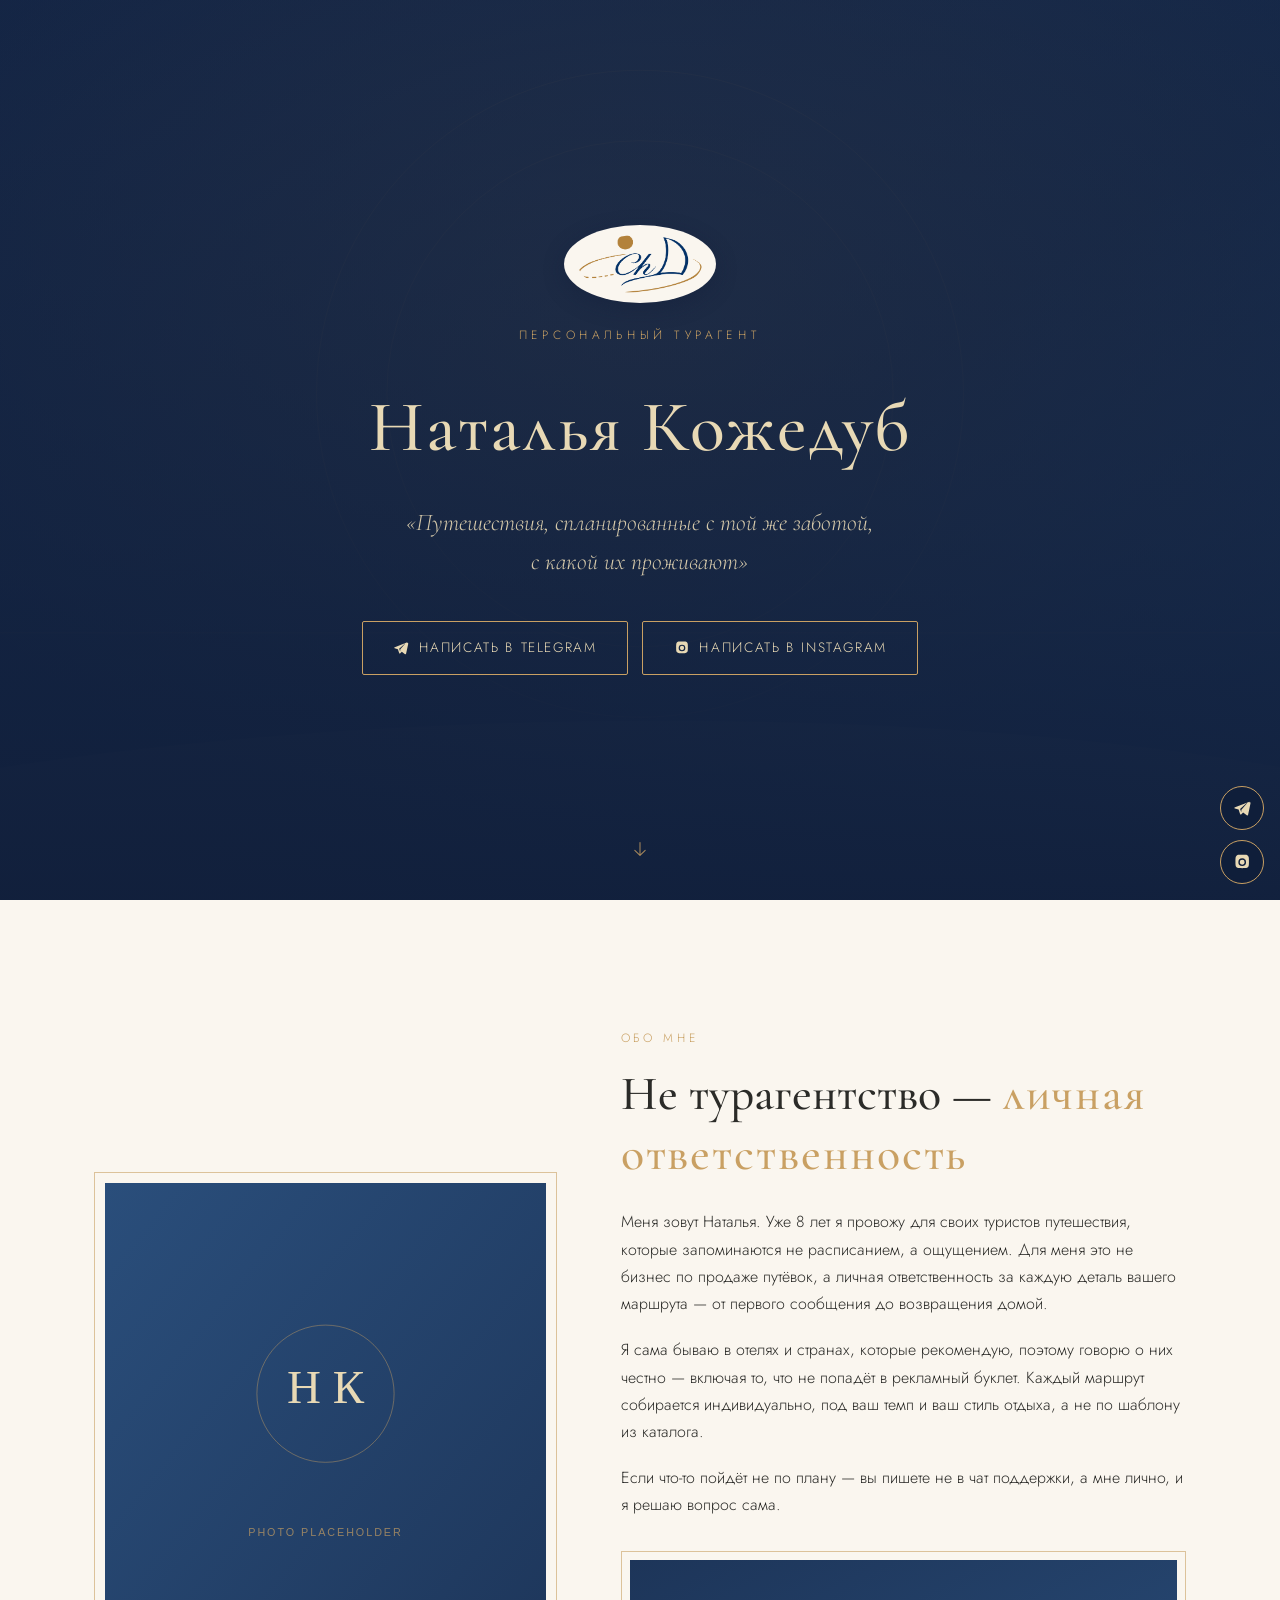
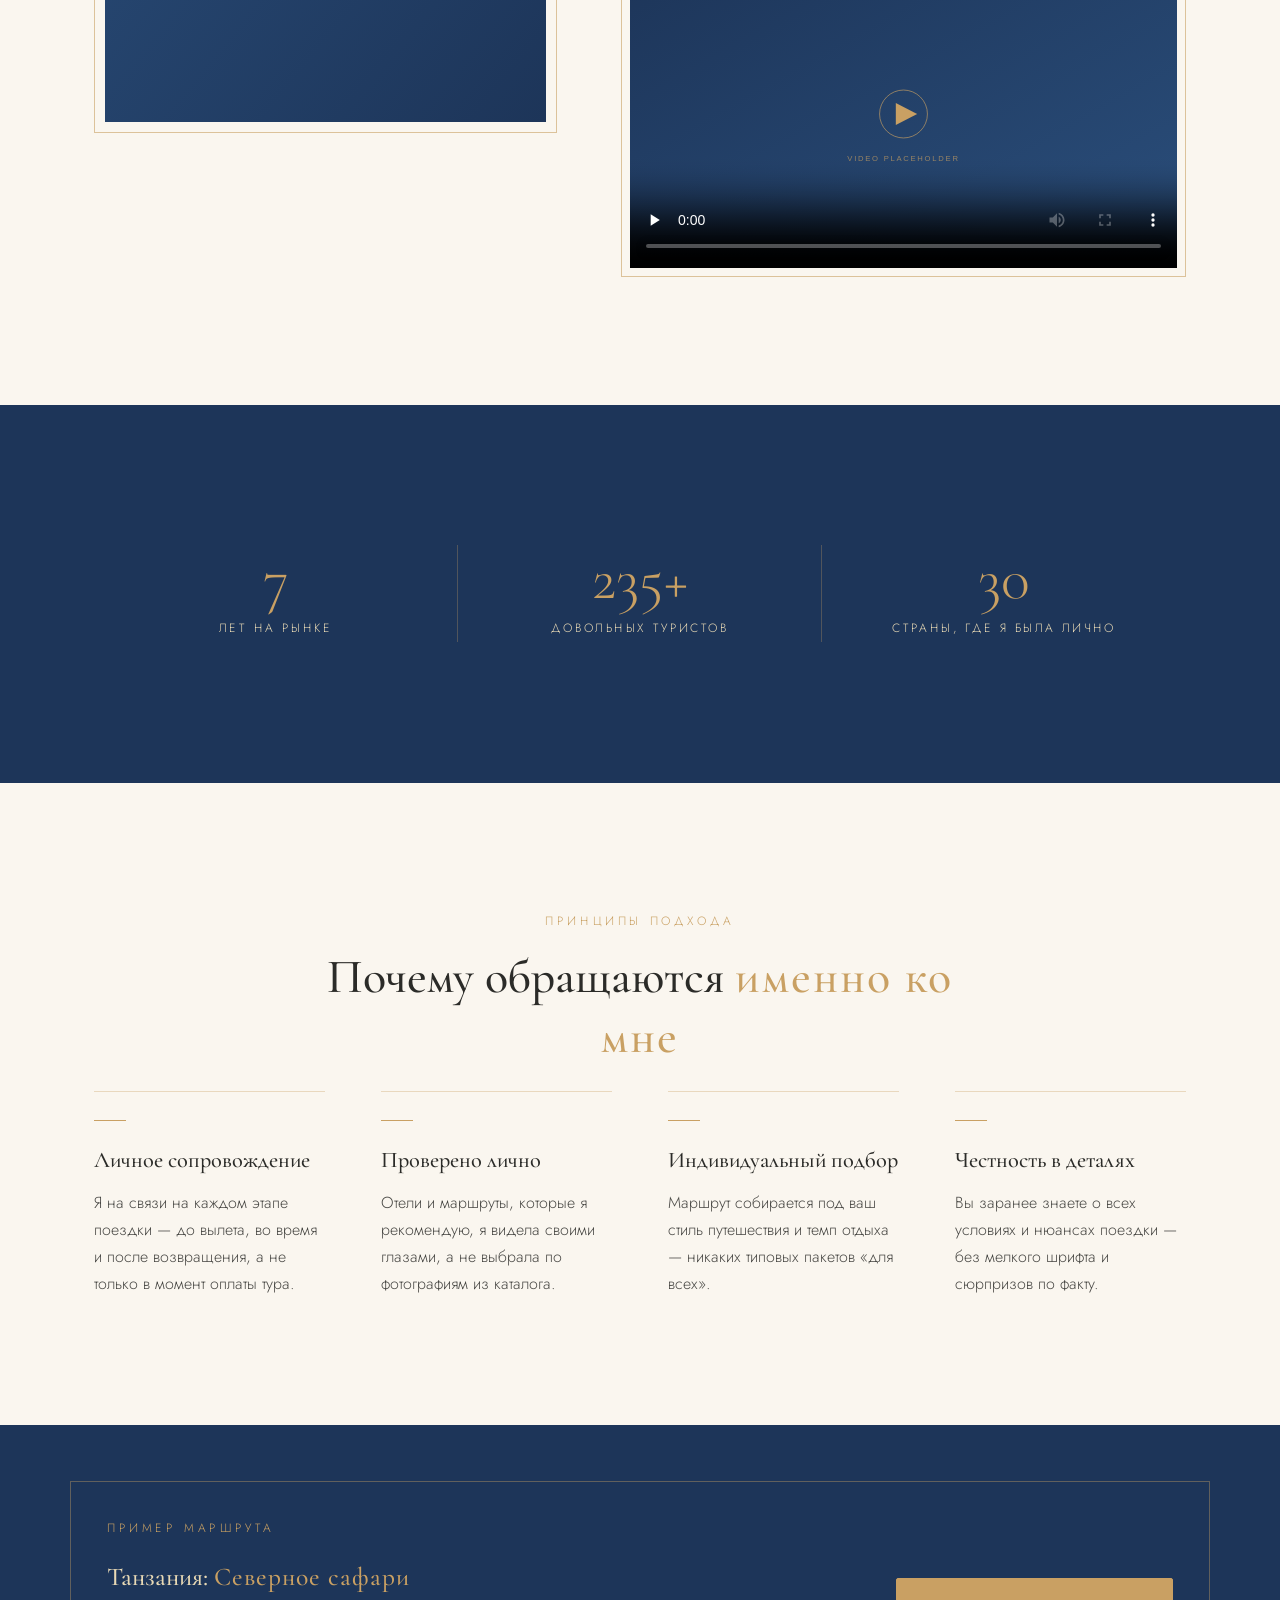
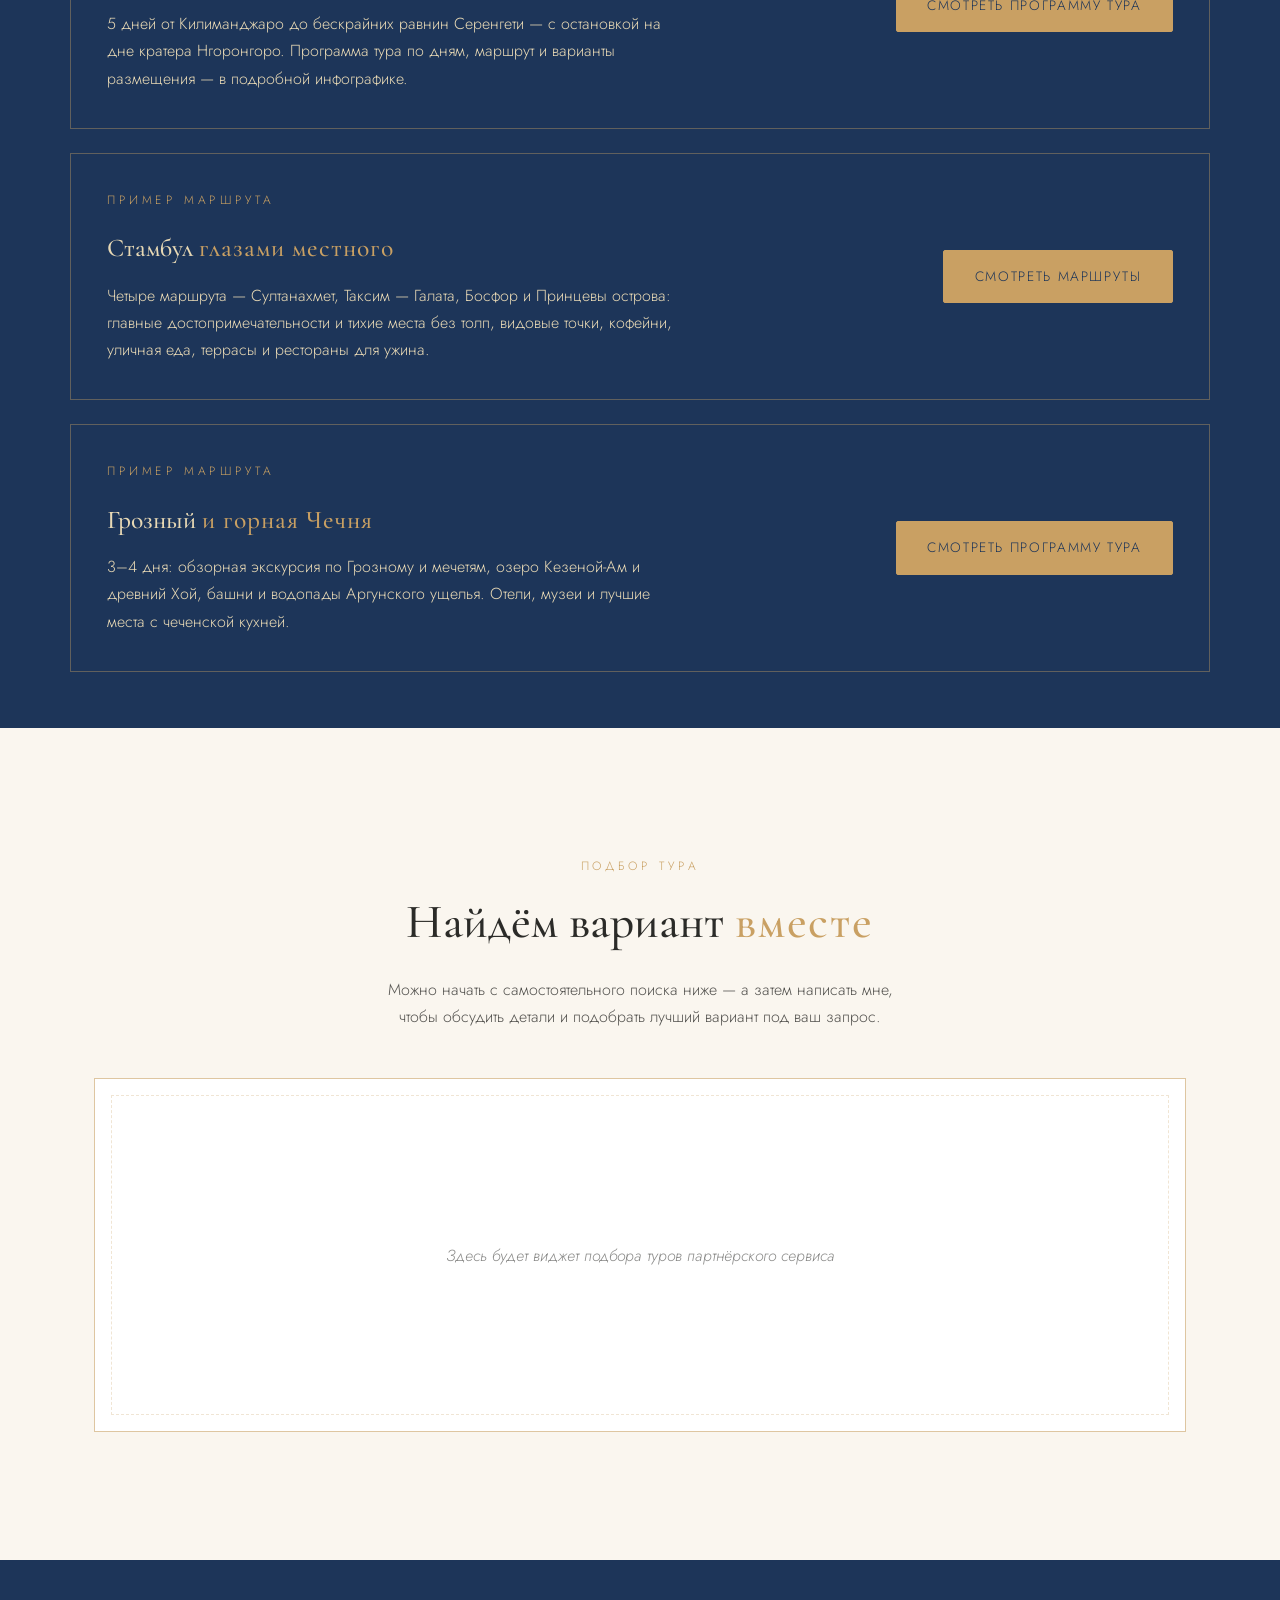
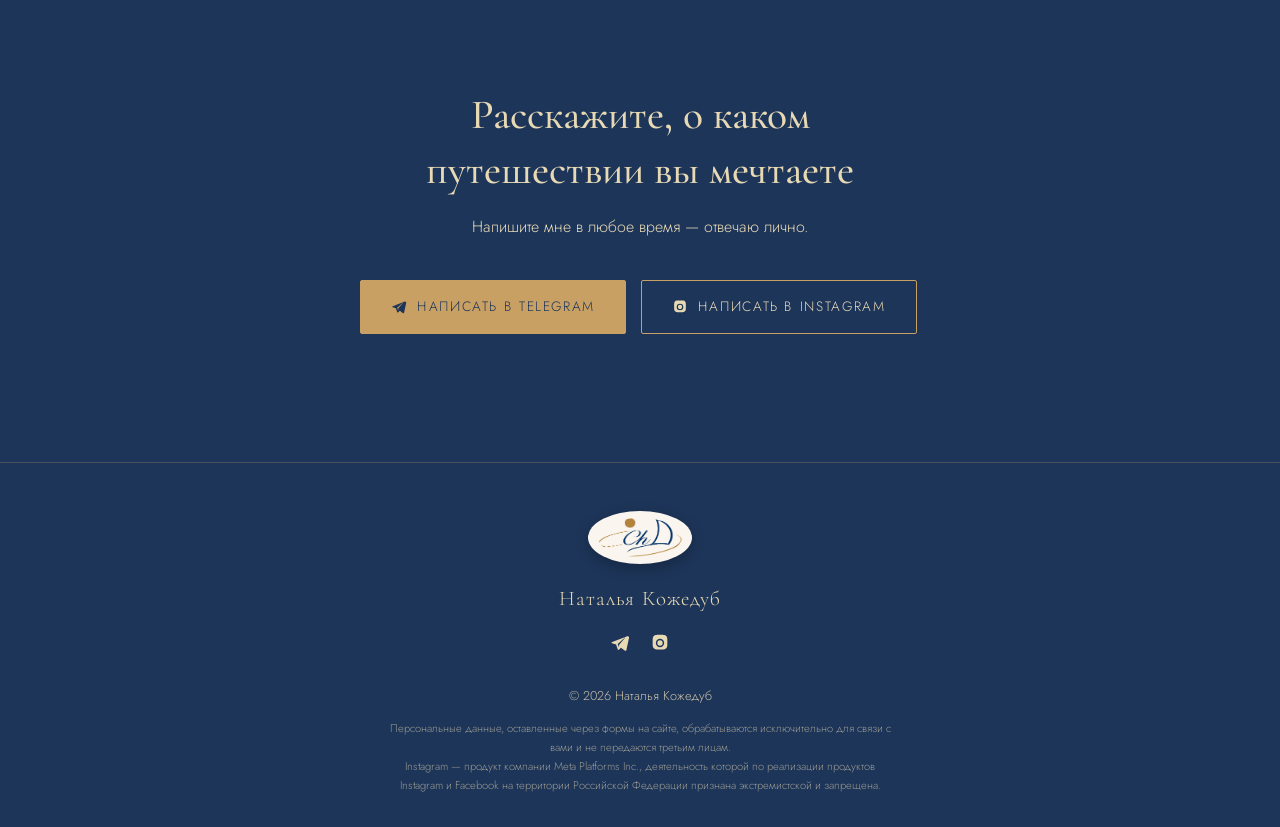
<file: index.html>
<!DOCTYPE html>
<html lang="ru">
<head>
<meta charset="UTF-8">
<meta name="viewport" content="width=device-width, initial-scale=1.0">
<title>Наталья Кожедуб — персональный турагент</title>
<meta name="description" content="Наталья Кожедуб, персональный турагент: путешествия, спланированные с личным вниманием к каждой детали. Напишите в Telegram или Instagram.">
<meta name="theme-color" content="#1D3559">
<link rel="icon" type="image/png" href="assets/favicon.png">

<meta property="og:title" content="Наталья Кожедуб — персональный турагент">
<meta property="og:description" content="Путешествия, спланированные с той же заботой, с какой их проживают.">
<meta property="og:type" content="website">

<link rel="preconnect" href="https://fonts.googleapis.com">
<link rel="preconnect" href="https://fonts.gstatic.com" crossorigin>
<link href="https://fonts.googleapis.com/css2?family=Cormorant+Garamond:wght@400;500;600&family=Jost:wght@300;400;500;600&display=swap" rel="stylesheet">

<link rel="stylesheet" href="styles.css">
</head>
<body>

<!-- Sprite: иконки Telegram / Instagram, используются через <use> -->
<svg width="0" height="0" style="position:absolute" aria-hidden="true">
  <defs>
    <symbol id="icon-telegram" viewBox="0 0 24 24">
      <path d="M21.5 3.5 2.7 10.8c-1.2.5-1.2 1.2-.2 1.5l4.8 1.5 1.9 5.7c.2.6.4.8.9.8.4 0 .6-.2.8-.4l2.3-2.2 4.8 3.5c.9.5 1.5.2 1.7-.8l3.1-14.5c.3-1.3-.5-1.9-1.3-1.4Zm-12.6 10 8.7-7.9c.4-.4.8-.2.5.2l-7.1 8.2-.3 3.3-1.2-3.8Z"/>
    </symbol>
    <symbol id="icon-instagram" viewBox="0 0 24 24">
      <path d="M12 2.2c2.7 0 3 0 4 .1 1.1 0 1.8.2 2.2.4a4.4 4.4 0 0 1 2.1 2.1c.2.4.4 1.1.4 2.2.1 1 .1 1.3.1 4s0 3-.1 4c0 1.1-.2 1.8-.4 2.2a4.4 4.4 0 0 1-2.1 2.1c-.4.2-1.1.4-2.2.4-1 .1-1.3.1-4 .1s-3 0-4-.1c-1.1 0-1.8-.2-2.2-.4a4.4 4.4 0 0 1-2.1-2.1c-.2-.4-.4-1.1-.4-2.2-.1-1-.1-1.3-.1-4s0-3 .1-4c0-1.1.2-1.8.4-2.2A4.4 4.4 0 0 1 5.8 2.7c.4-.2 1.1-.4 2.2-.4 1-.1 1.3-.1 4-.1ZM12 7a5 5 0 1 0 0 10 5 5 0 0 0 0-10Zm0 8.2A3.2 3.2 0 1 1 12 8.8a3.2 3.2 0 0 1 0 6.4Zm5.2-8.4a1.2 1.2 0 1 1-2.3 0 1.2 1.2 0 0 1 2.3 0Z"/>
    </symbol>
    <symbol id="icon-arrow-down" viewBox="0 0 24 24">
      <path d="M12 4v15M12 19l-6-6M12 19l6-6" fill="none" stroke="currentColor" stroke-width="1.2" stroke-linecap="round" stroke-linejoin="round"/>
    </symbol>
  </defs>
</svg>

<!-- Sticky-иконки соцсетей -->
<div class="sticky-social" aria-label="Быстрая связь">
  <a href="https://t.me/ta_nkru" target="_blank" rel="noopener" class="sticky-social__link" aria-label="Написать в Telegram">
    <svg class="sticky-social__icon" aria-hidden="true"><use href="#icon-telegram"/></svg>
  </a>
  <a href="https://instagram.com/chokdoktravel" target="_blank" rel="noopener" class="sticky-social__link" aria-label="Написать в Instagram">
    <svg class="sticky-social__icon" aria-hidden="true"><use href="#icon-instagram"/></svg>
  </a>
</div>

<!-- 1. Hero -->
<header class="hero" id="hero">
  <div class="hero__bg" style="background-image:url('assets/hero-bg.svg')"></div>
  <div class="hero__overlay"></div>
  <div class="hero__content reveal">
    <img class="brand-mark" src="assets/logo.png" alt="Chokdok — логотип Натальи Кожедуб" width="152" height="78">
    <p class="hero__eyebrow">Персональный турагент</p>
    <h1 class="hero__name">Наталья Кожедуб</h1>
    <p class="hero__slogan">«Путешествия, спланированные с той же заботой,<br class="hero__br"> с какой их проживают»</p>
    <div class="hero__actions">
      <a class="btn btn--outline" href="https://t.me/ta_nkru" target="_blank" rel="noopener">
        <svg class="btn__icon" aria-hidden="true"><use href="#icon-telegram"/></svg>
        Написать в Telegram
      </a>
      <a class="btn btn--outline" href="https://instagram.com/chokdoktravel" target="_blank" rel="noopener">
        <svg class="btn__icon" aria-hidden="true"><use href="#icon-instagram"/></svg>
        Написать в Instagram
      </a>
    </div>
  </div>
  <a href="#about" class="hero__scroll" aria-label="Прокрутить вниз">
    <svg class="hero__scroll-icon" aria-hidden="true"><use href="#icon-arrow-down"/></svg>
  </a>
</header>

<main>

  <!-- 2. Обо мне -->
  <section class="section section--cream" id="about">
    <div class="container about">
      <div class="about__media reveal">
        <div class="about__photo-frame">
          <img class="about__photo" src="assets/about-photo.svg" alt="Наталья Кожедуб, персональный турагент" loading="lazy" width="900" height="1100">
        </div>
      </div>
      <div class="about__text reveal">
        <p class="eyebrow">Обо мне</p>
        <h2 class="section__title">Не турагентство — <span class="accent">личная ответственность</span></h2>
        <p>Меня зовут Наталья. Уже 8 лет я провожу для своих туристов путешествия, которые запоминаются не расписанием, а ощущением. Для меня это не бизнес по продаже путёвок, а личная ответственность за каждую деталь вашего маршрута — от первого сообщения до возвращения домой.</p>
        <p>Я сама бываю в отелях и странах, которые рекомендую, поэтому говорю о них честно — включая то, что не попадёт в рекламный буклет. Каждый маршрут собирается индивидуально, под ваш темп и ваш стиль отдыха, а не по шаблону из каталога.</p>
        <p>Если что-то пойдёт не по плану — вы пишете не в чат поддержки, а мне лично, и я решаю вопрос сама.</p>

        <div class="about__video-frame">
          <video
            class="about__video"
            controls
            preload="none"
            poster="assets/about-video-poster.svg"
            aria-label="Короткое видео-приветствие от Натальи">
            <!-- TODO: заменить на реальное видео-приветствие -->
            <source src="assets/about-video.mp4" type="video/mp4">
          </video>
        </div>
      </div>
    </div>
  </section>

  <!-- 3. Цифры -->
  <section class="section section--navy stats" id="stats">
    <div class="container stats__grid">
      <div class="stat reveal">
        <span class="stat__number" data-count-to="8">0</span>
        <span class="stat__label">лет на рынке</span>
      </div>
      <div class="stat reveal">
        <span class="stat__number" data-count-to="255" data-suffix="+">0</span>
        <span class="stat__label">довольных туристов</span>
      </div>
      <div class="stat reveal">
        <span class="stat__number" data-count-to="32">0</span>
        <span class="stat__label">страны, где я была лично</span>
      </div>
    </div>
  </section>

  <!-- 4. Почему я -->
  <section class="section section--cream" id="why">
    <div class="container">
      <p class="eyebrow eyebrow--center">Принципы подхода</p>
      <h2 class="section__title section__title--center">Почему обращаются <span class="accent">именно ко мне</span></h2>

      <div class="principles">
        <div class="principle reveal">
          <span class="principle__mark" aria-hidden="true"></span>
          <h3 class="principle__title">Личное сопровождение</h3>
          <p>Я на связи на каждом этапе поездки — до вылета, во время и после возвращения, а не только в момент оплаты тура.</p>
        </div>
        <div class="principle reveal">
          <span class="principle__mark" aria-hidden="true"></span>
          <h3 class="principle__title">Проверено лично</h3>
          <p>Отели и маршруты, которые я рекомендую, я видела своими глазами, а не выбрала по фотографиям из каталога.</p>
        </div>
        <div class="principle reveal">
          <span class="principle__mark" aria-hidden="true"></span>
          <h3 class="principle__title">Индивидуальный подбор</h3>
          <p>Маршрут собирается под ваш стиль путешествия и темп отдыха — никаких типовых пакетов «для всех».</p>
        </div>
        <div class="principle reveal">
          <span class="principle__mark" aria-hidden="true"></span>
          <h3 class="principle__title">Честность в деталях</h3>
          <p>Вы заранее знаете о всех условиях и нюансах поездки — без мелкого шрифта и сюрпризов по факту.</p>
        </div>
      </div>
    </div>
  </section>

  <!-- 4.5. Пример маршрута -->
  <section class="section section--navy tour-teaser" id="tour-example">
    <div class="container tour-teaser__inner reveal">
      <div class="tour-teaser__text">
        <p class="eyebrow">Пример маршрута</p>
        <h2 class="tour-teaser__title">Танзания: <span class="accent">Северное сафари</span></h2>
        <p class="tour-teaser__lead">5 дней от Килиманджаро до бескрайних равнин Серенгети — с остановкой на дне кратера Нгоронгоро. Программа тура по дням, маршрут и варианты размещения — в подробной инфографике.</p>
      </div>
      <a class="btn btn--solid" href="tanzania-safari.html">
        Смотреть программу тура
      </a>
    </div>
    <div class="container tour-teaser__inner reveal" style="margin-top: 1.5rem;">
      <div class="tour-teaser__text">
        <p class="eyebrow">Пример маршрута</p>
        <h2 class="tour-teaser__title">Стамбул <span class="accent">глазами местного</span></h2>
        <p class="tour-teaser__lead">Четыре маршрута — Султанахмет, Таксим — Галата, Босфор и Принцевы острова: главные достопримечательности и тихие места без толп, видовые точки, кофейни, уличная еда, террасы и рестораны для ужина.</p>
      </div>
      <a class="btn btn--solid" href="istanbul.html">
        Смотреть маршруты
      </a>
    </div>
    <div class="container tour-teaser__inner reveal" style="margin-top: 1.5rem;">
      <div class="tour-teaser__text">
        <p class="eyebrow">Пример маршрута</p>
        <h2 class="tour-teaser__title">Грозный <span class="accent">и горная Чечня</span></h2>
        <p class="tour-teaser__lead">3–4 дня: обзорная экскурсия по Грозному и мечетям, озеро Кезеной-Ам и древний Хой, башни и водопады Аргунского ущелья. Отели, музеи и лучшие места с чеченской кухней.</p>
      </div>
      <a class="btn btn--solid" href="chechnya.html">
        Смотреть программу тура
      </a>
    </div>
  </section>

  <!-- 5. Виджеты подбора туров -->
  <section class="section section--cream" id="search">
    <div class="container">
      <p class="eyebrow eyebrow--center">Подбор тура</p>
      <h2 class="section__title section__title--center">Найдём вариант <span class="accent">вместе</span></h2>
      <p class="section__lead">Можно начать с самостоятельного поиска ниже — а затем написать мне, чтобы обсудить детали и подобрать лучший вариант под ваш запрос.</p>

      <div class="widget-frame reveal">
        <!-- TODO: вставить embed-код партнёрского виджета поиска туров (Level.Travel / Travelata / Онлайн-Тур и т.п.) -->
        <div class="widget-frame__placeholder">
          <p>Здесь будет виджет подбора туров партнёрского сервиса</p>
        </div>
      </div>
    </div>
  </section>

  <!-- 6. Финальный CTA -->
  <section class="section section--navy cta">
    <div class="container cta__inner reveal">
      <h2 class="cta__title">Расскажите, о каком путешествии вы мечтаете</h2>
      <p class="cta__lead">Напишите мне в любое время — отвечаю лично.</p>
      <div class="hero__actions">
        <a class="btn btn--solid" href="https://t.me/ta_nkru" target="_blank" rel="noopener">
          <svg class="btn__icon" aria-hidden="true"><use href="#icon-telegram"/></svg>
          Написать в Telegram
        </a>
        <a class="btn btn--outline btn--outline-light" href="https://instagram.com/chokdoktravel" target="_blank" rel="noopener">
          <svg class="btn__icon" aria-hidden="true"><use href="#icon-instagram"/></svg>
          Написать в Instagram
        </a>
      </div>
    </div>
  </section>

</main>

<footer class="footer">
  <div class="container footer__inner">
    <img class="brand-mark" src="assets/logo.png" alt="Chokdok — логотип Натальи Кожедуб" width="104" height="53">
    <p class="footer__brand">Наталья Кожедуб</p>
    <div class="footer__social">
      <a href="https://t.me/ta_nkru" target="_blank" rel="noopener" aria-label="Telegram">
        <svg class="footer__icon" aria-hidden="true"><use href="#icon-telegram"/></svg>
      </a>
      <a href="https://instagram.com/chokdoktravel" target="_blank" rel="noopener" aria-label="Instagram">
        <svg class="footer__icon" aria-hidden="true"><use href="#icon-instagram"/></svg>
      </a>
    </div>
    <p class="footer__copyright">© 2026 Наталья Кожедуб</p>
    <p class="footer__legal">Персональные данные, оставленные через формы на сайте, обрабатываются исключительно для связи с вами и не передаются третьим лицам.</p>
    <p class="footer__legal">Instagram — продукт компании Meta Platforms Inc., деятельность которой по реализации продуктов Instagram и Facebook на территории Российской Федерации признана экстремистской и запрещена.</p>
  </div>
</footer>

<script src="script.js"></script>
</body>
</html>
</file>
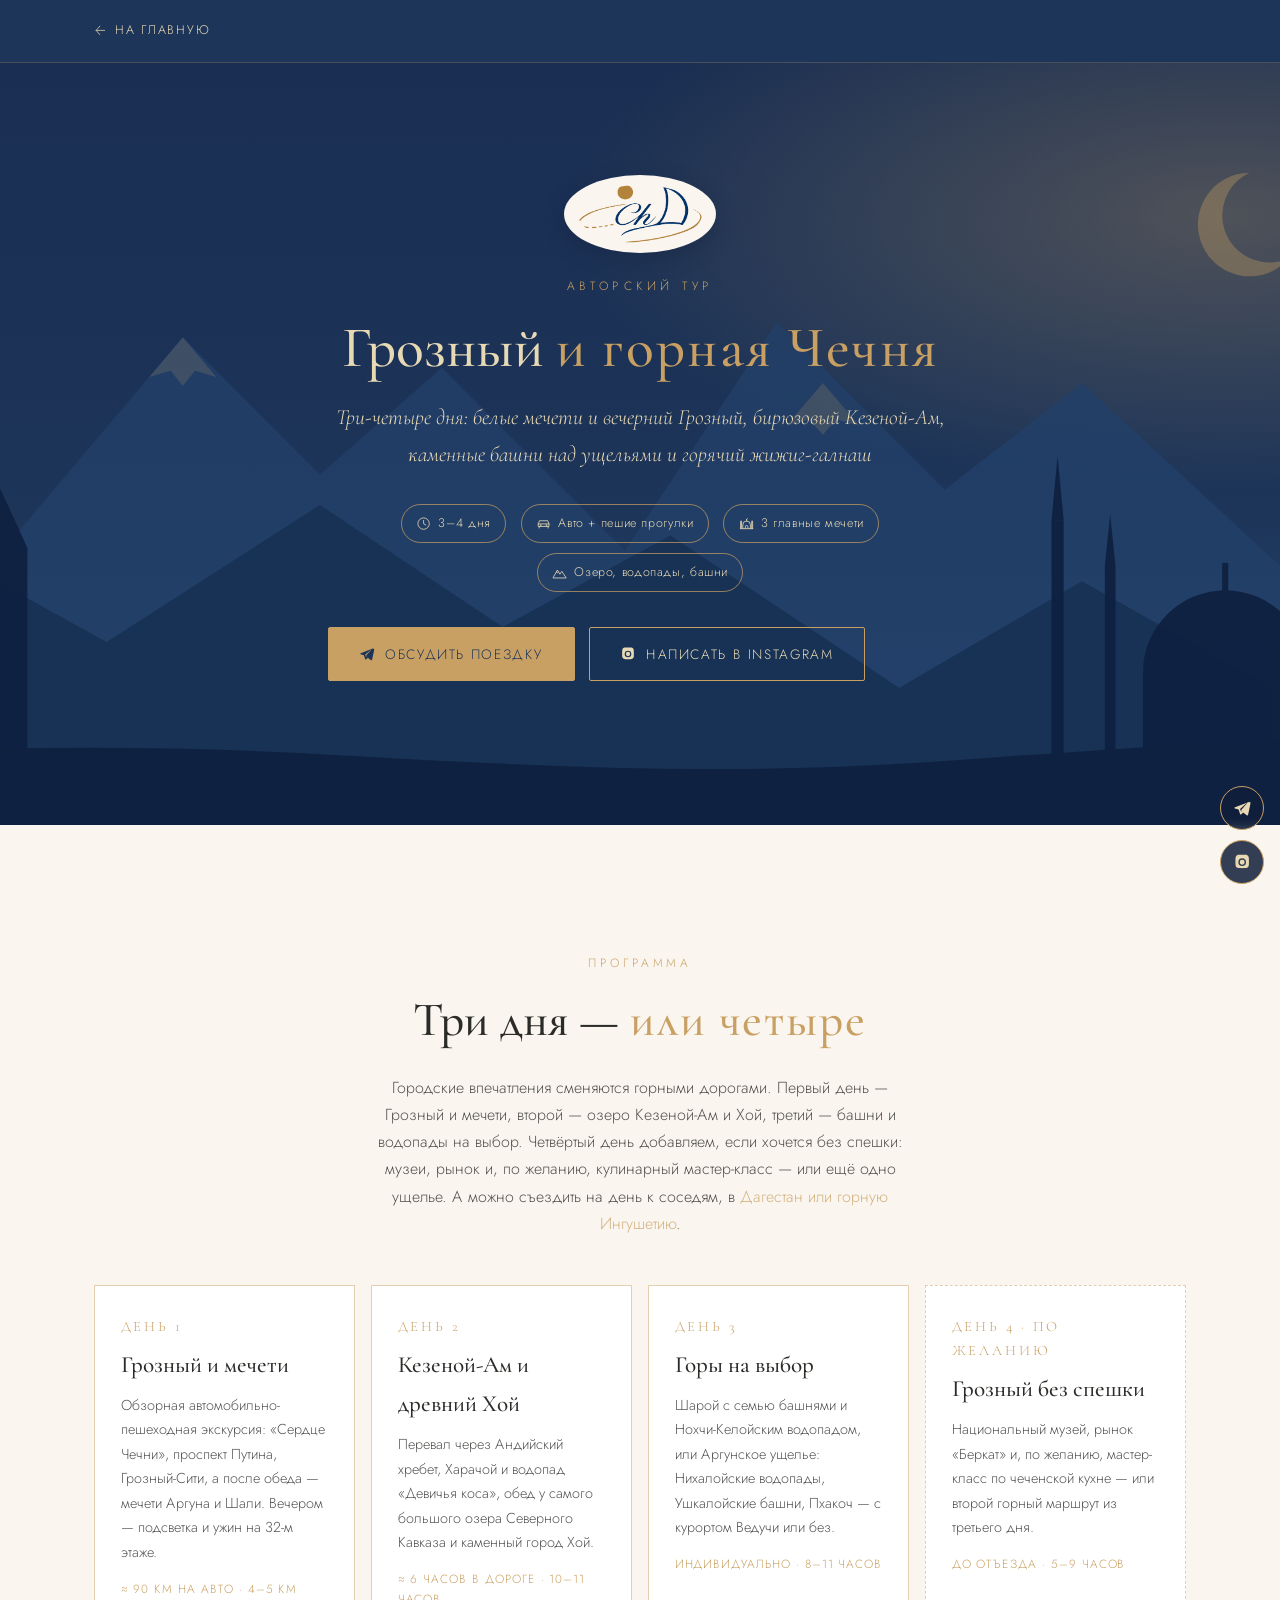
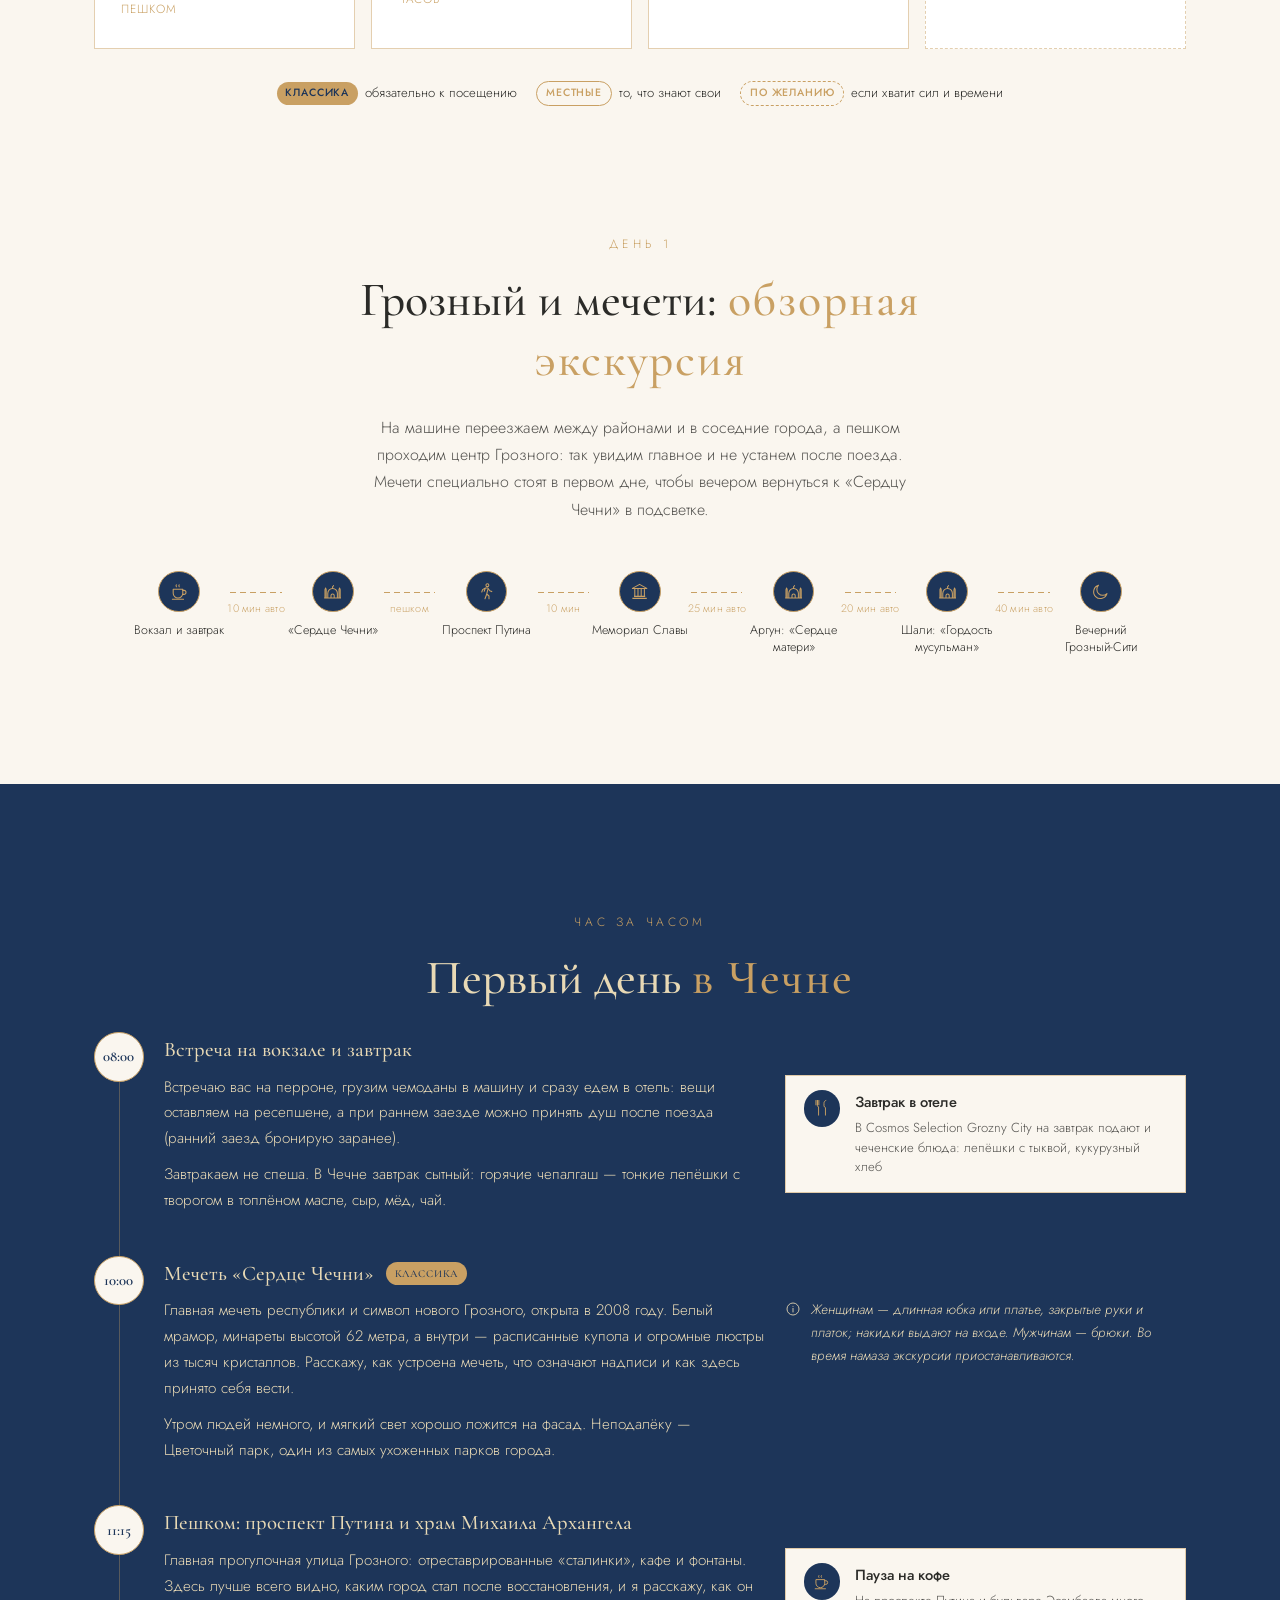
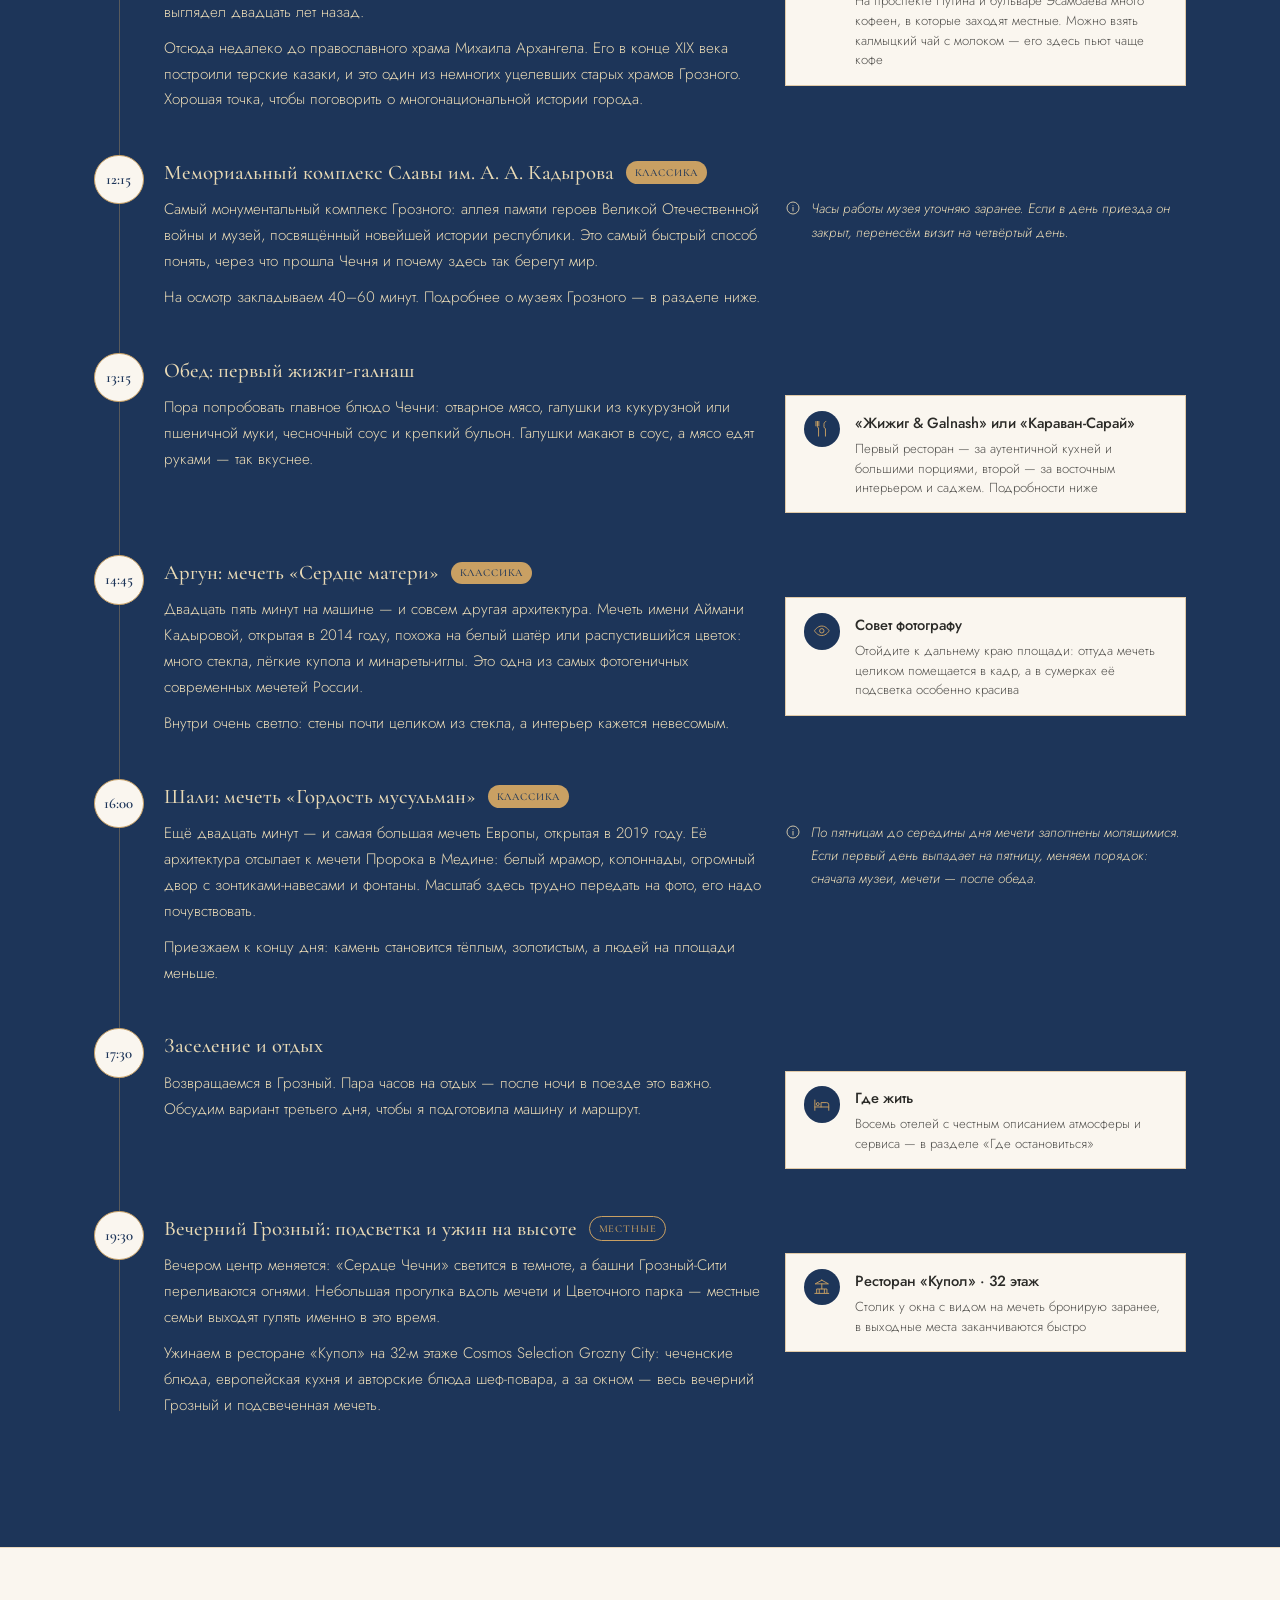
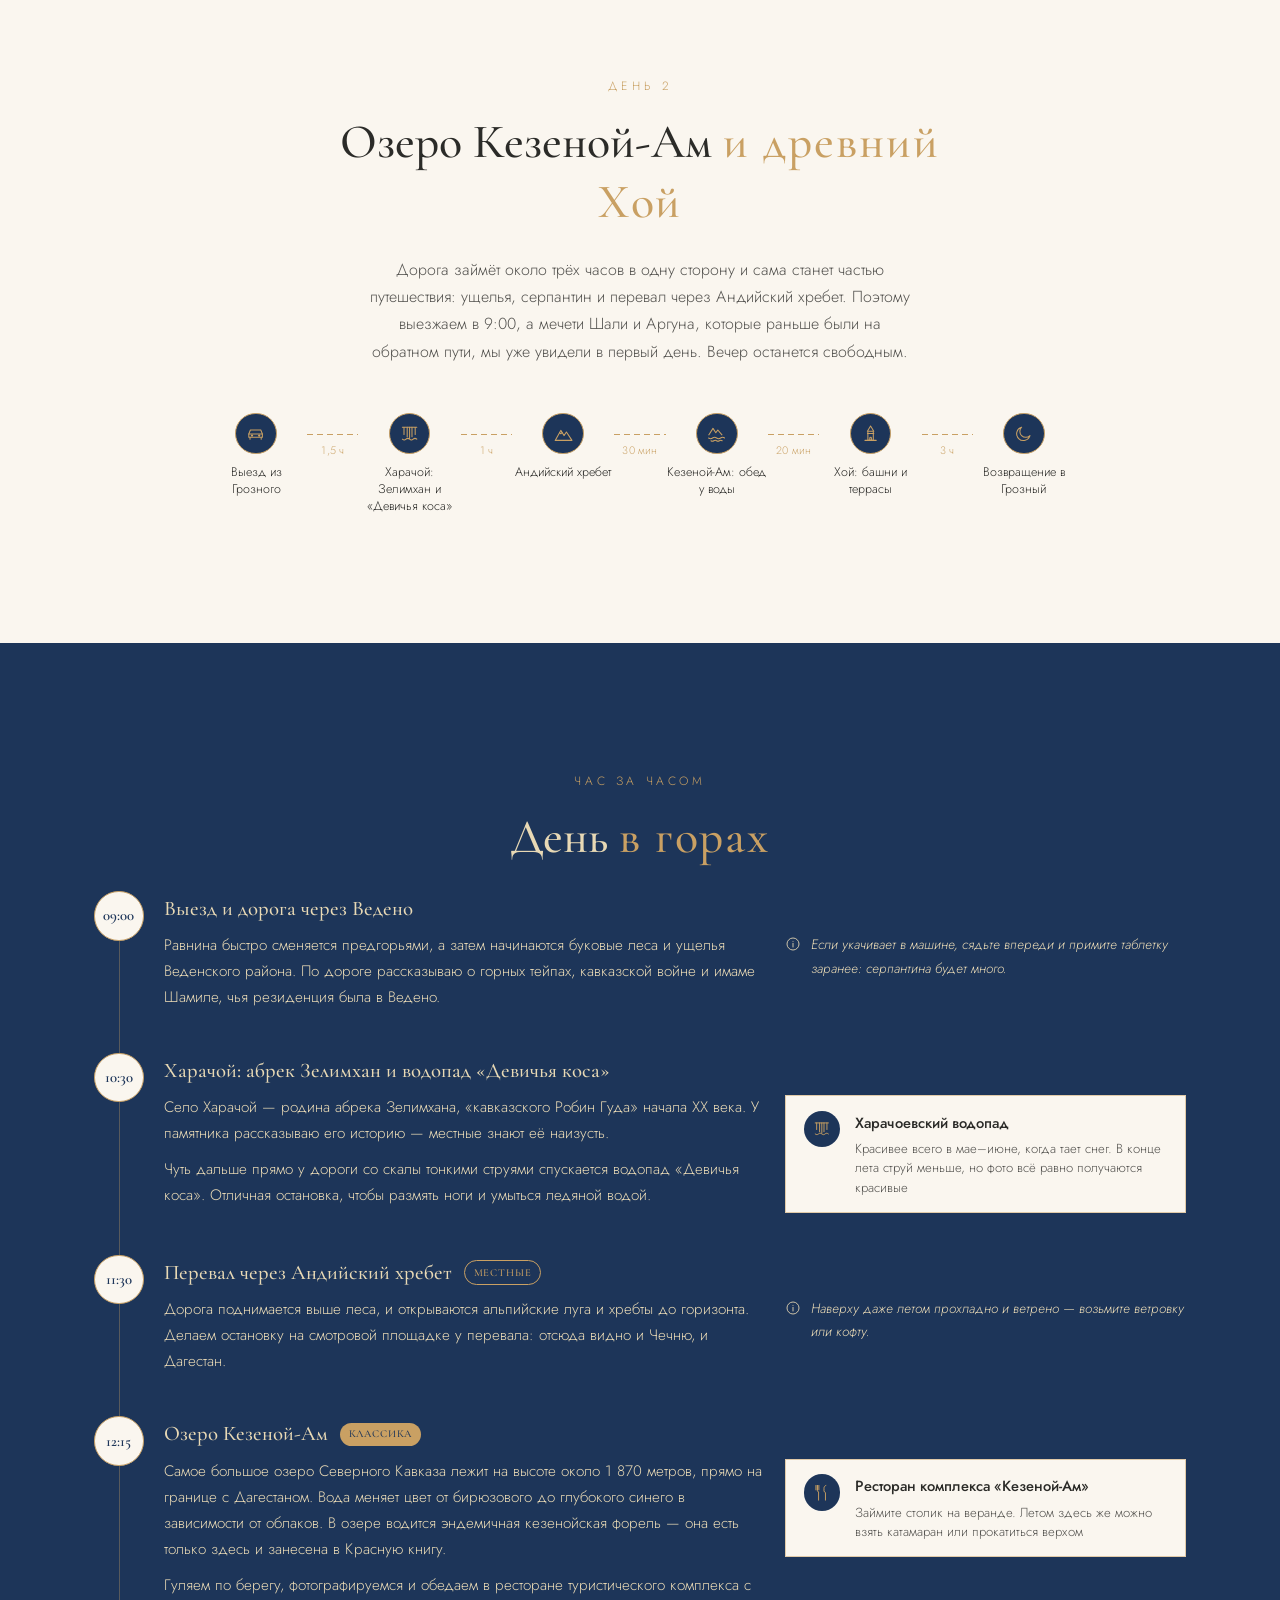
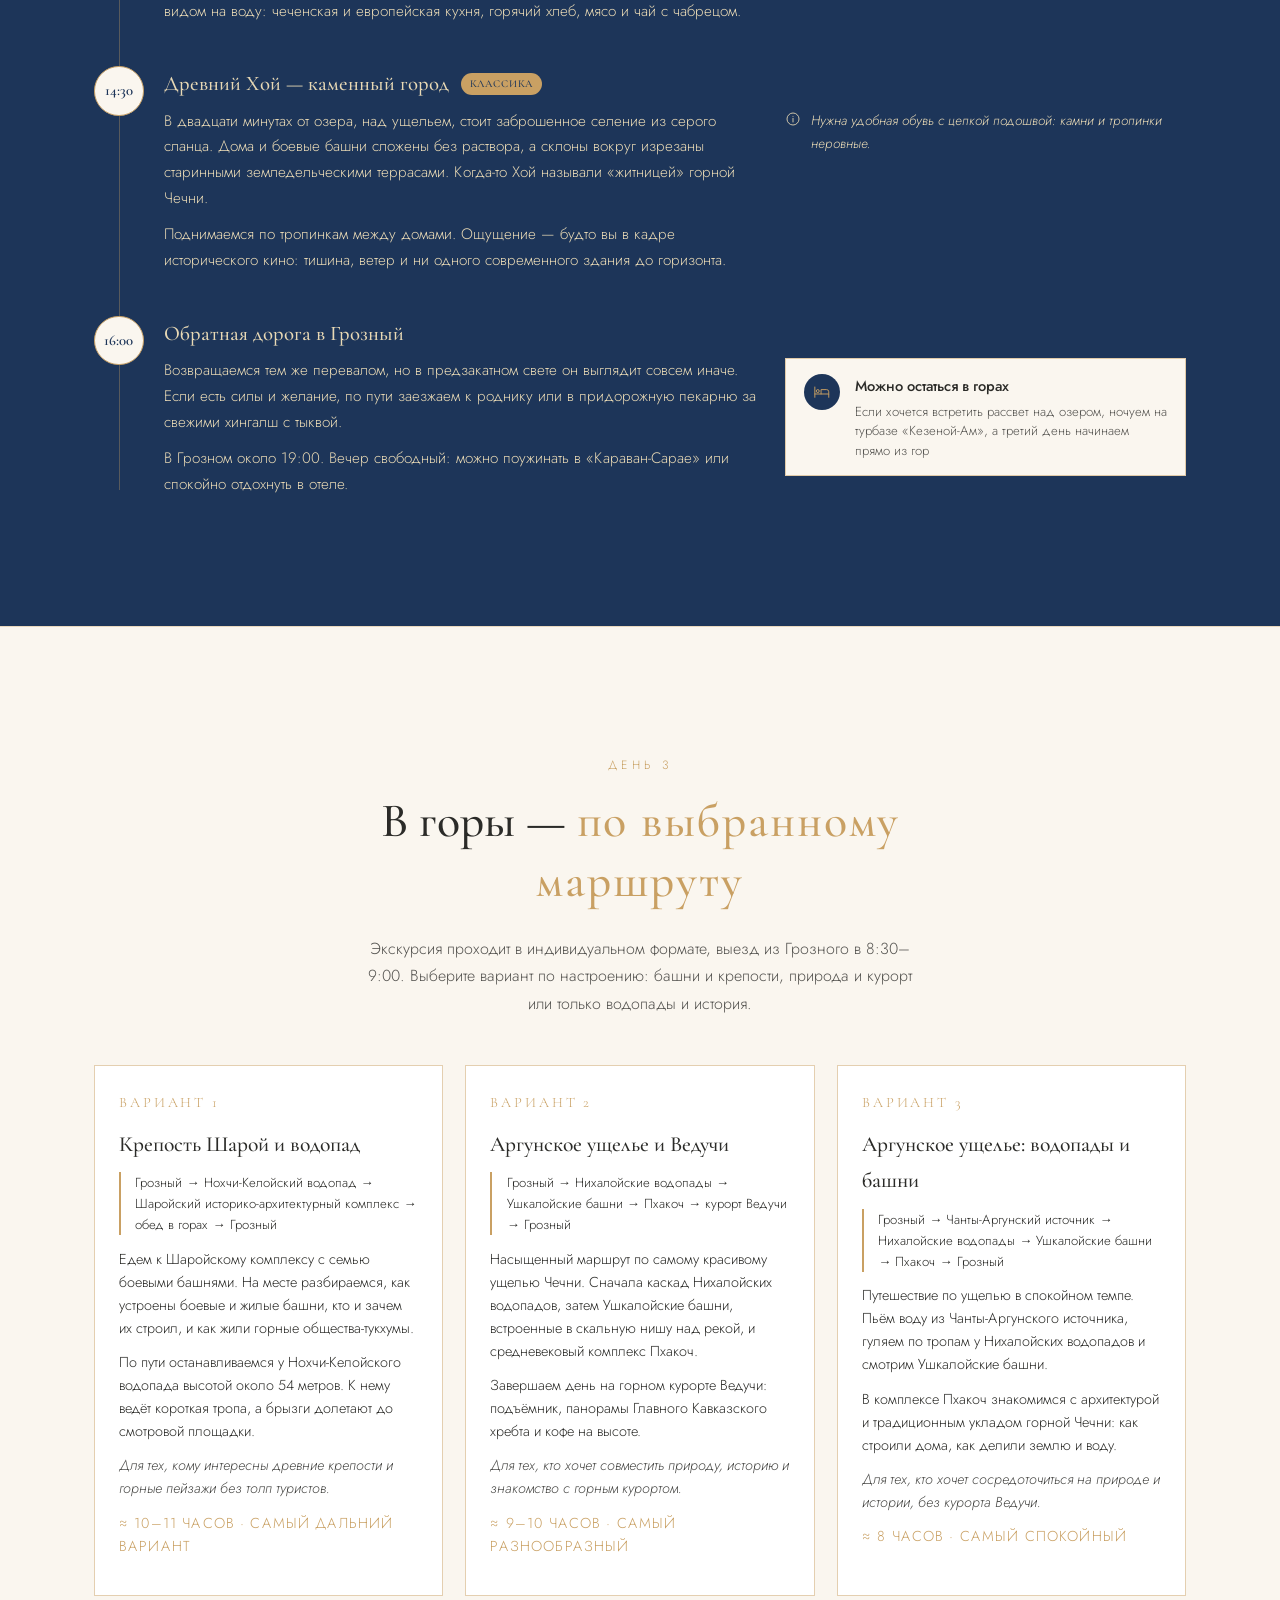
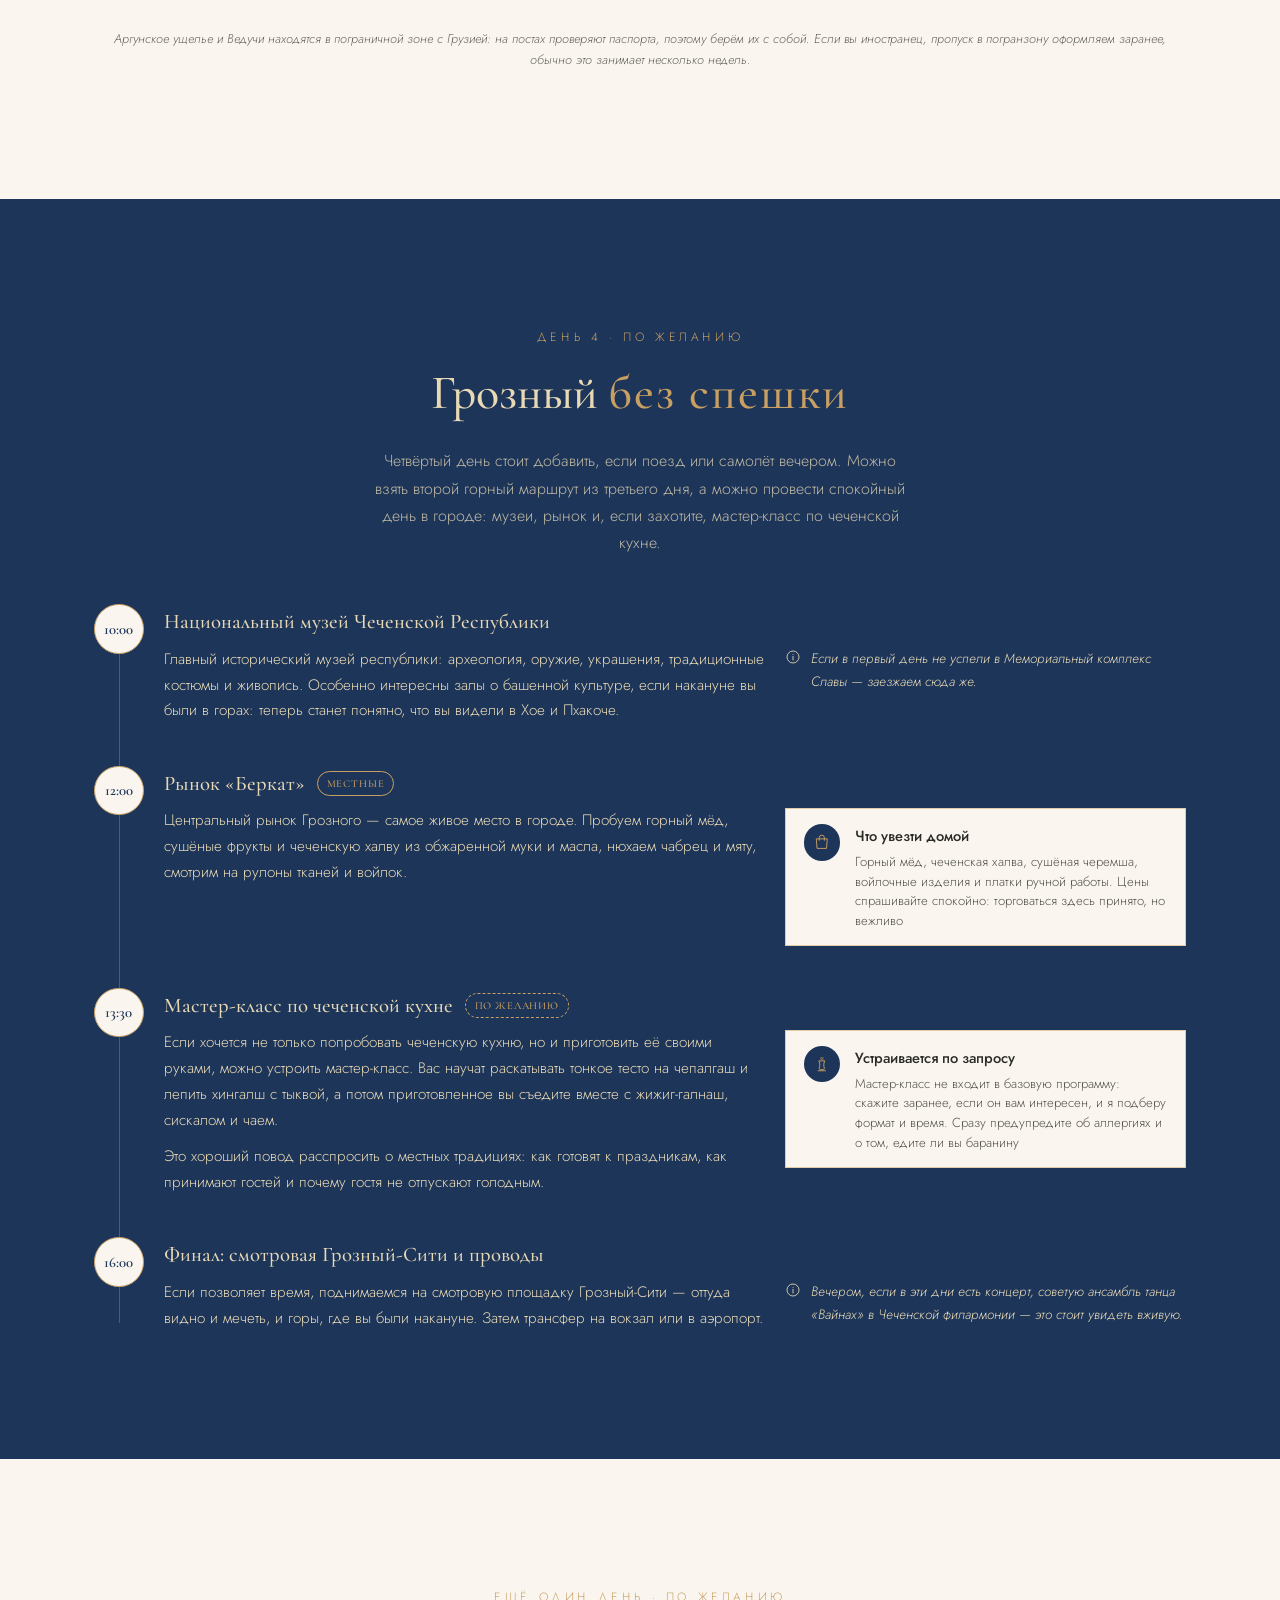
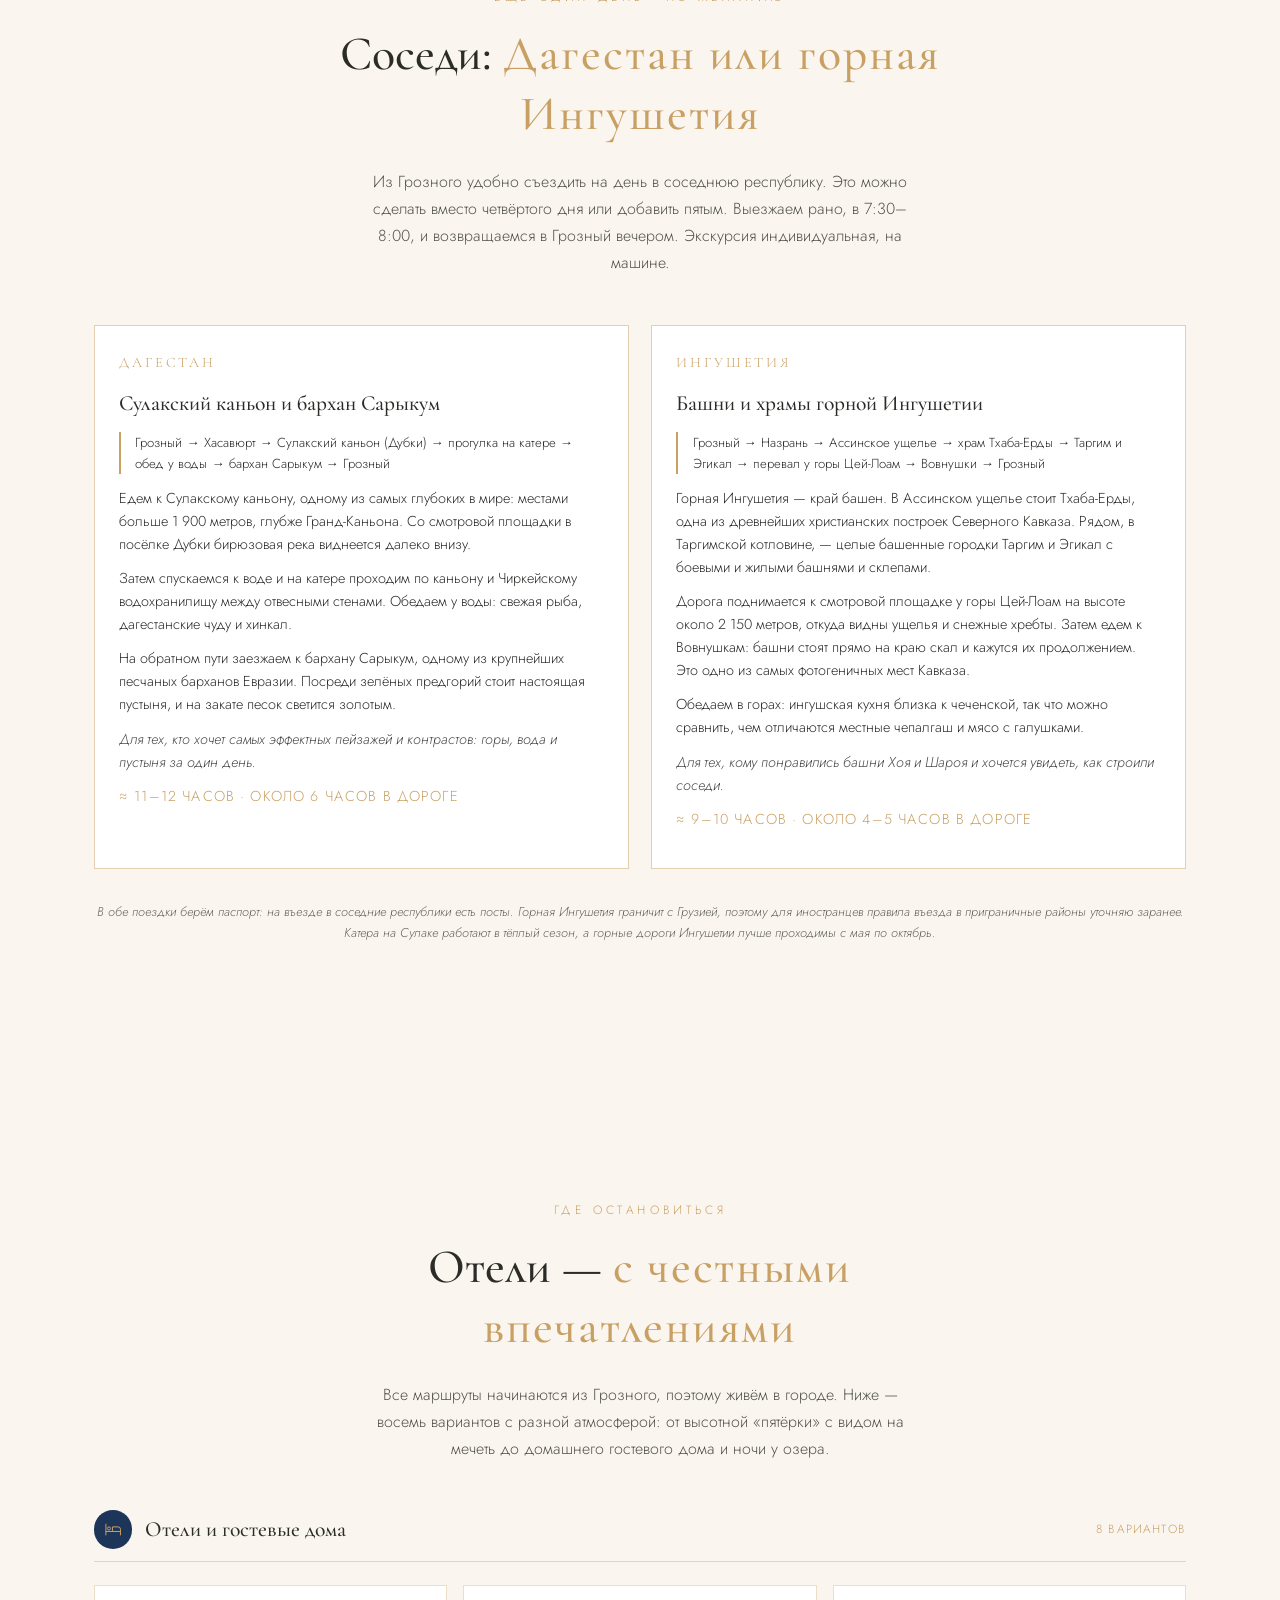
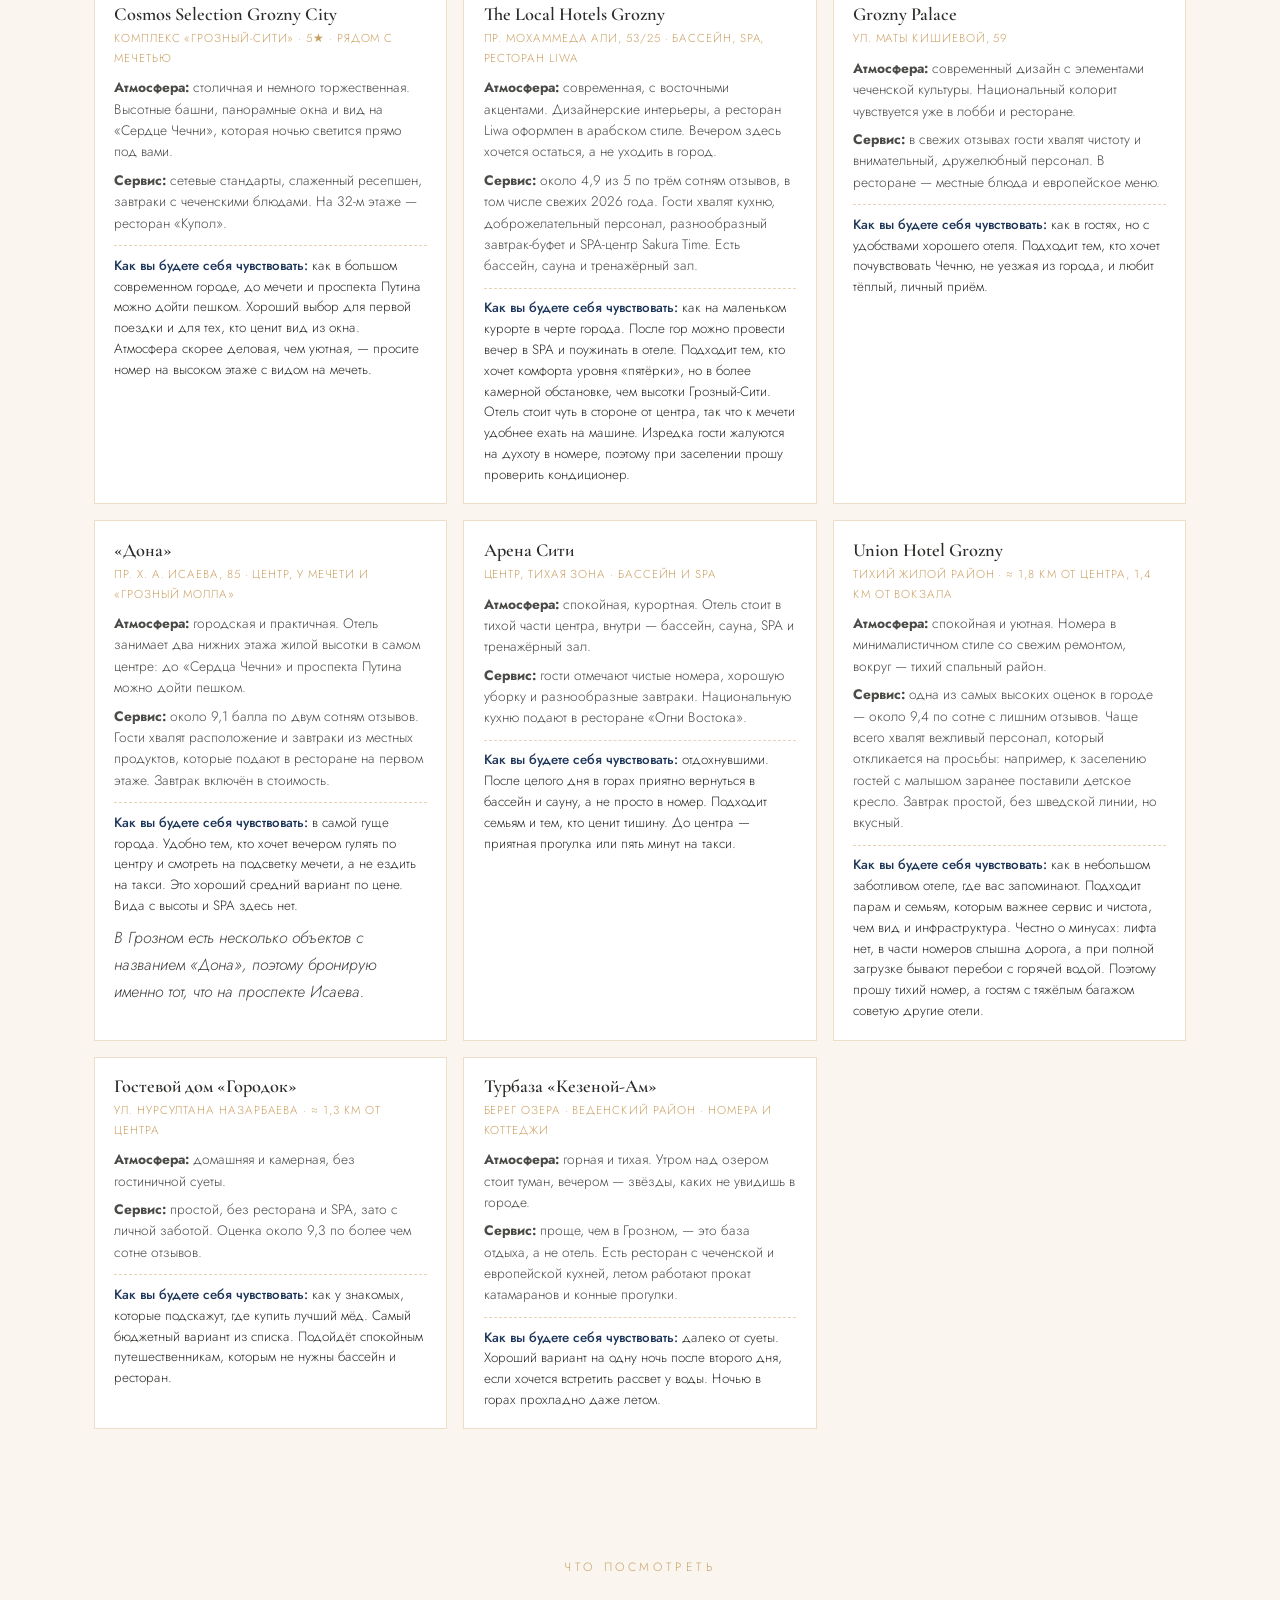
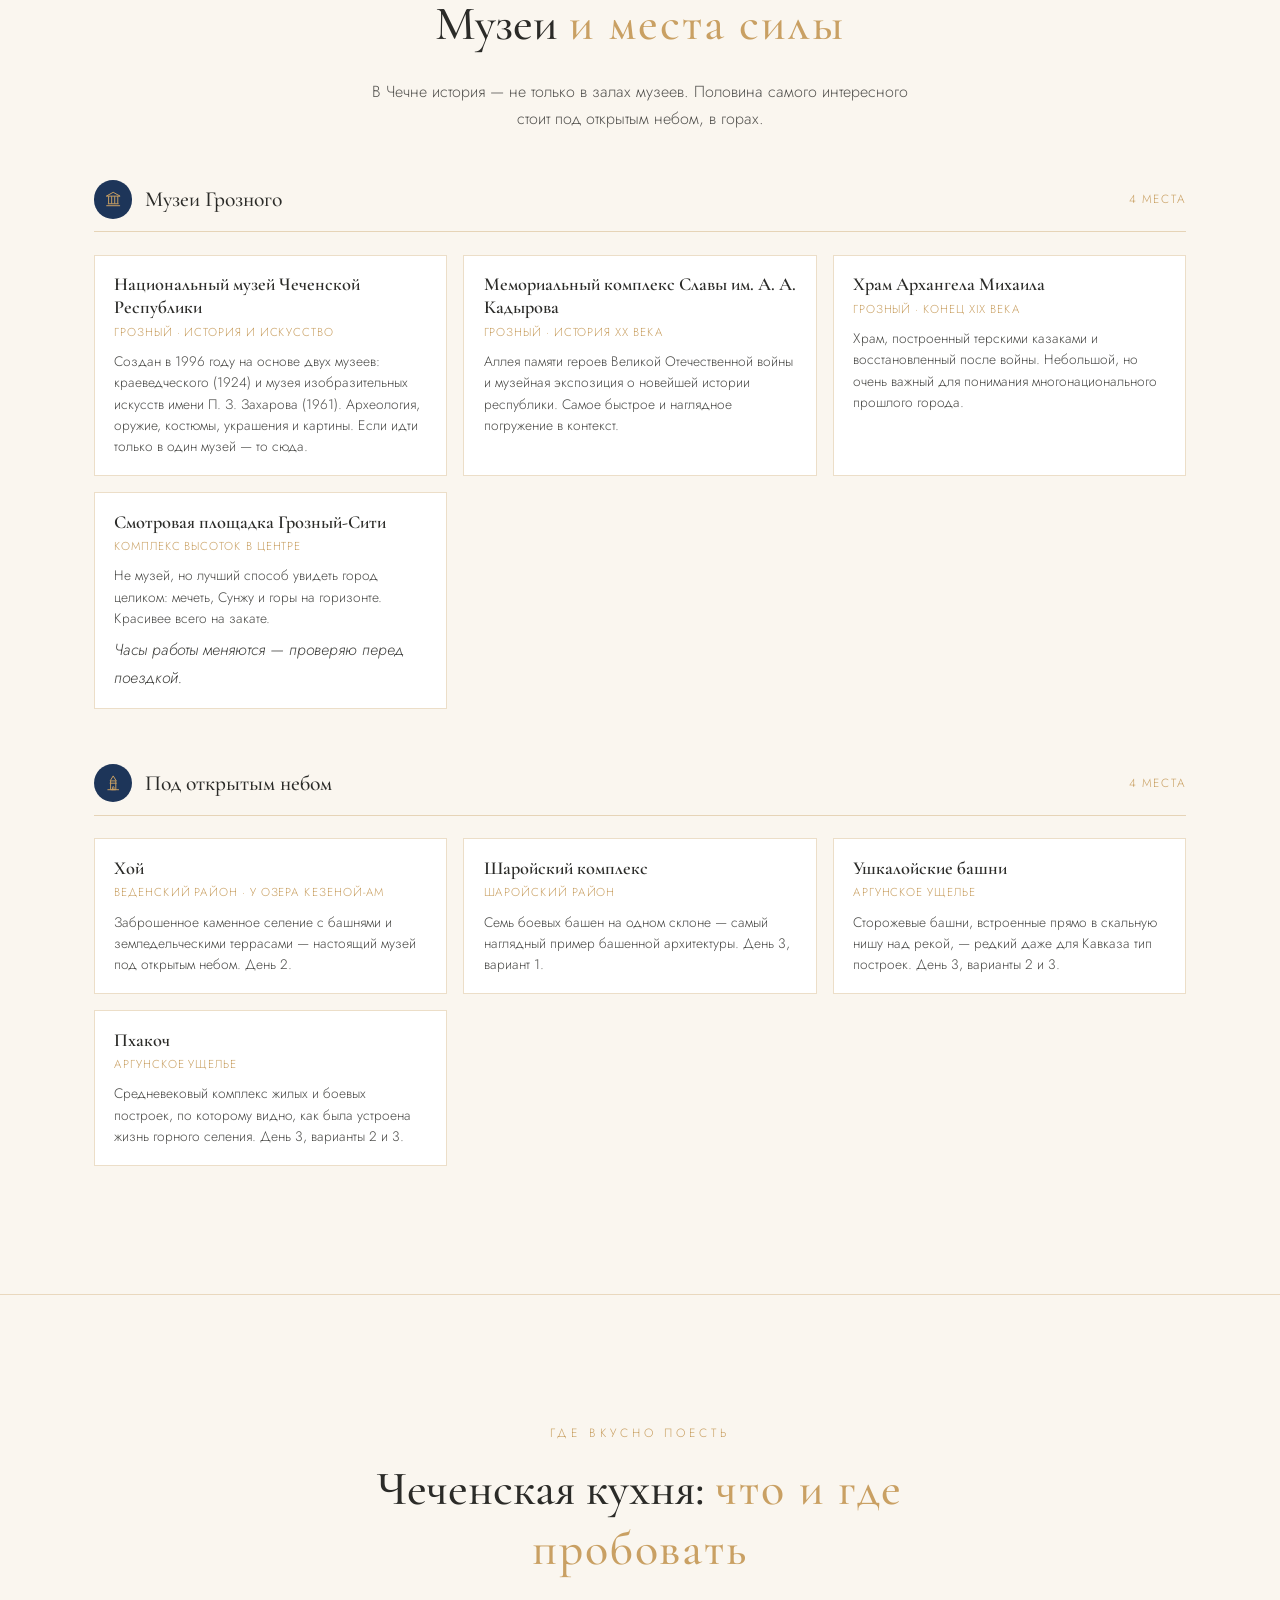
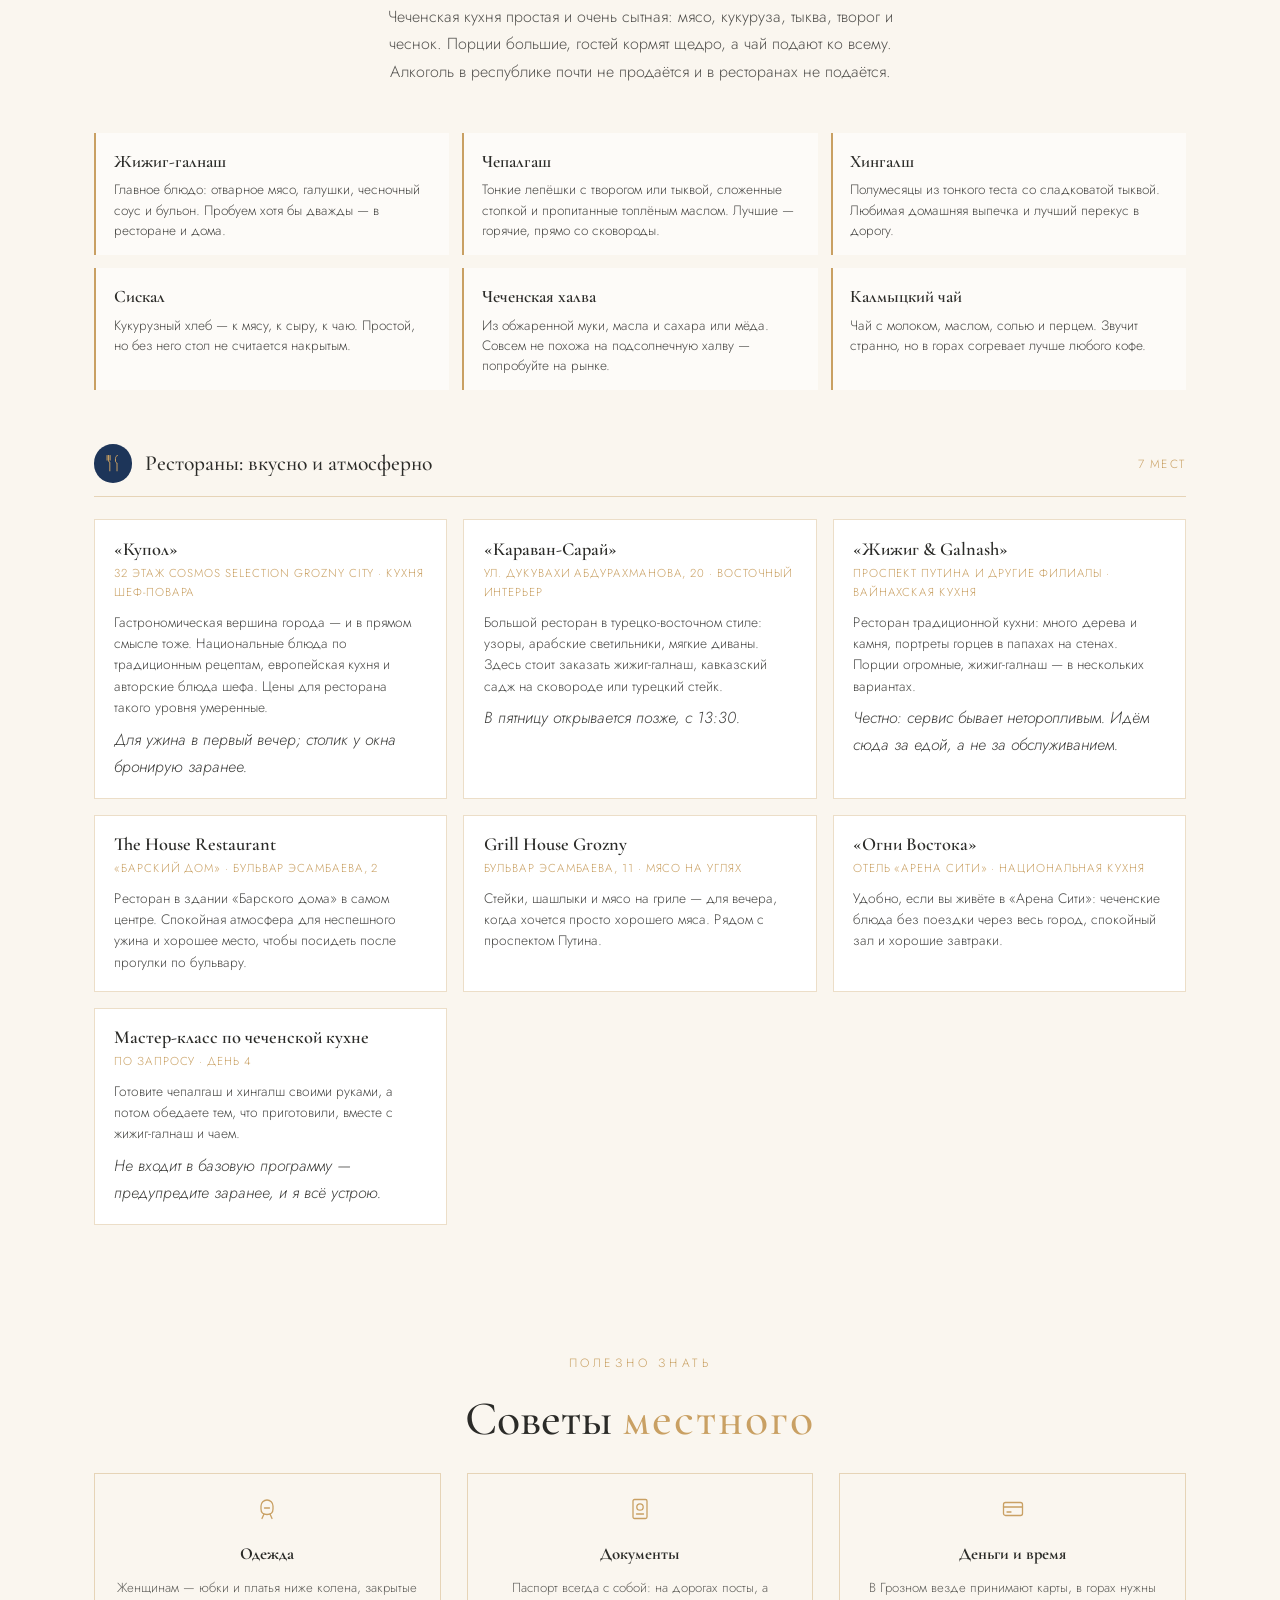
<file: chechnya.html>
<!DOCTYPE html>
<html lang="ru">
<head>
<meta charset="UTF-8">
<meta name="viewport" content="width=device-width, initial-scale=1.0">
<title>Грозный и горная Чечня: тур на 3–4 дня | Наталья Кожедуб</title>
<meta name="description" content="Авторский тур по Чечне на 3–4 дня: обзорная экскурсия по Грозному и мечетям, озеро Кезеной-Ам, древний Хой, башни Аргунского ущелья и Шарой, а также день в Дагестане или горной Ингушетии. Отели с честными отзывами, музеи и рестораны чеченской кухни.">
<meta name="theme-color" content="#1D3559">
<link rel="icon" type="image/png" href="assets/favicon.png">

<meta property="og:title" content="Грозный и горная Чечня: тур на 3–4 дня">
<meta property="og:description" content="Грозный и мечети · Кезеной-Ам и Хой · башни и водопады · где жить и где вкусно поесть">
<meta property="og:type" content="website">

<link rel="preconnect" href="https://fonts.googleapis.com">
<link rel="preconnect" href="https://fonts.gstatic.com" crossorigin>
<link href="https://fonts.googleapis.com/css2?family=Cormorant+Garamond:wght@400;500;600&family=Jost:wght@300;400;500;600&display=swap" rel="stylesheet">

<link rel="stylesheet" href="styles.css">
<style>
  /* ==========================================================================
     Chechnya tour — page-specific styles (built on top of styles.css tokens)
     ========================================================================== */

  .breadcrumb {
    position: relative;
    z-index: 2;
    padding: 1.1rem 0;
    background: var(--color-navy);
    border-bottom: 1px solid rgba(201, 160, 99, 0.25);
  }
  .breadcrumb__link {
    display: inline-flex;
    align-items: center;
    gap: 0.5rem;
    font-size: 0.78rem;
    letter-spacing: 0.14em;
    text-transform: uppercase;
    color: var(--color-sand-light);
  }
  .breadcrumb__link:hover { color: var(--color-sand); }
  .breadcrumb__icon { width: 0.8rem; height: 0.8rem; fill: none; stroke: currentColor; stroke-width: 1.4; }

  /* ---- Hero ---- */
  .city-hero {
    position: relative;
    overflow: hidden;
    background: var(--color-navy);
    color: var(--color-sand-light);
    text-align: center;
    padding: 5rem 0 7rem;
  }
  .city-hero__bg { position: absolute; inset: 0; z-index: 0; }
  .city-hero__bg svg { width: 100%; height: 100%; display: block; }
  .city-hero__content { position: relative; z-index: 1; max-width: 42rem; margin: 0 auto; padding: 0 1.5rem; }
  .city-hero__eyebrow {
    font-size: 0.75rem; letter-spacing: 0.35em; text-transform: uppercase;
    color: var(--color-sand); margin: 0 0 1.1rem;
  }
  .city-hero__title { font-size: 2.4rem; line-height: 1.2; margin-bottom: 1rem; }
  .city-hero__lead {
    font-family: var(--font-display); font-style: italic; font-size: 1.15rem;
    color: var(--color-sand-light); margin-bottom: 2rem;
  }
  .city-hero__facts {
    display: flex; flex-wrap: wrap; gap: 0.6rem 0.9rem; justify-content: center;
    margin-bottom: 2.2rem;
  }
  .city-hero__fact {
    display: inline-flex; align-items: center; gap: 0.45rem;
    padding: 0.5rem 0.9rem; border: 1px solid rgba(201, 160, 99, 0.7);
    color: var(--color-sand-light);
    border-radius: 999px; font-size: 0.78rem; letter-spacing: 0.05em;
  }
  .city-hero__fact svg { width: 0.95rem; height: 0.95rem; fill: none; stroke: var(--color-sand-light); stroke-width: 1.3; flex-shrink: 0; }

  /* ---- Route chooser ---- */
  .route-choice { display: grid; gap: 1.4rem; }
  .route-choice__card {
    display: block; padding: 1.8rem 1.6rem;
    border: 1px solid rgba(201, 160, 99, 0.5); background: #fff;
    color: var(--color-graphite);
    transition: border-color var(--transition-soft), transform var(--transition-soft);
  }
  .route-choice__card:hover { border-color: var(--color-sand); transform: translateY(-2px); }
  .route-choice__num {
    font-family: var(--font-display); font-size: 0.9rem; letter-spacing: 0.2em;
    text-transform: uppercase; color: var(--color-sand); margin-bottom: 0.4rem;
  }
  .route-choice__title { font-size: 1.45rem; margin-bottom: 0.5rem; }
  .route-choice__text { font-size: 0.9rem; opacity: 0.8; margin-bottom: 0.9rem; }
  .route-choice__meta { font-size: 0.74rem; letter-spacing: 0.08em; text-transform: uppercase; color: var(--color-sand); }

  /* ---- Legend ---- */
  .legend {
    display: flex; flex-wrap: wrap; justify-content: center; gap: 0.5rem 1.2rem;
    margin-top: 2rem; font-size: 0.82rem; color: var(--color-graphite);
  }
  .legend span { display: inline-flex; align-items: center; gap: 0.45rem; }

  .tag {
    display: inline-block; padding: 0.15rem 0.55rem; border-radius: 999px;
    font-size: 0.66rem; letter-spacing: 0.08em; text-transform: uppercase; font-weight: 500;
    vertical-align: middle; white-space: nowrap;
  }
  .tag--classic { background: var(--color-sand); color: var(--color-navy); }
  .tag--local { border: 1px solid var(--color-sand); color: var(--color-sand); }

  /* ---- Route map strip ---- */
  .route-map {
    display: flex; flex-wrap: wrap; align-items: flex-start; justify-content: center;
    gap: 0.25rem 0; row-gap: 1.6rem;
  }
  .route-stop { display: flex; flex-direction: column; align-items: center; width: 6.4rem; text-align: center; }
  .route-stop__dot {
    width: 2.6rem; height: 2.6rem; border-radius: 50%;
    display: flex; align-items: center; justify-content: center;
    background: var(--color-navy); border: 1px solid var(--color-sand);
    margin-bottom: 0.6rem;
  }
  .route-stop__dot svg { width: 1.2rem; height: 1.2rem; fill: none; stroke: var(--color-sand); stroke-width: 1.3; }
  .route-stop__name { font-size: 0.78rem; line-height: 1.35; color: var(--color-graphite); }
  .route-link {
    display: flex; flex-direction: column; align-items: center; justify-content: center;
    width: 3.2rem; margin-top: 1.3rem; flex-shrink: 0;
  }
  .route-link__line { width: 100%; height: 1px; background: repeating-linear-gradient(90deg, var(--color-sand) 0 6px, transparent 6px 10px); }
  .route-link__time { font-size: 0.68rem; color: var(--color-sand); opacity: 0.9; margin-top: 0.4rem; white-space: nowrap; letter-spacing: 0.02em; }

  /* ---- Timeline / stop cards ---- */
  .timeline { position: relative; display: grid; gap: 2.6rem; }
  .timeline::before {
    content: ''; position: absolute; left: 1.55rem; top: 0.5rem; bottom: 0.5rem;
    width: 1px; background: rgba(201, 160, 99, 0.35);
  }
  .stop-card { position: relative; padding-left: 4.4rem; color: var(--color-sand-light); }
  .stop-card__badge {
    position: absolute; left: 0; top: 0;
    width: 3.1rem; height: 3.1rem; border-radius: 50%;
    background: var(--color-cream); border: 1px solid var(--color-sand);
    display: flex; align-items: center; justify-content: center;
    font-family: var(--font-display); font-weight: 600; font-size: 0.92rem;
    color: var(--color-navy); line-height: 1; z-index: 1;
  }
  .stop-card__title { font-size: 1.3rem; margin-bottom: 0.45rem; color: var(--color-sand-light); }
  .stop-card__title .tag { margin-left: 0.4rem; position: relative; top: -2px; }
  .stop-card__body { display: grid; gap: 1.2rem; }
  .stop-card__text p { font-size: 0.95rem; margin-bottom: 0.65rem; }
  .stop-card__text p:last-child { margin-bottom: 0; }

  .side-card {
    display: flex; align-items: flex-start; gap: 0.9rem;
    background: var(--color-cream); border: 1px solid rgba(201, 160, 99, 0.5);
    color: var(--color-graphite);
    padding: 0.9rem 1.1rem;
  }
  .side-card__icon {
    width: 2.3rem; height: 2.3rem; flex-shrink: 0; border-radius: 50%;
    background: var(--color-navy);
    display: flex; align-items: center; justify-content: center;
  }
  .side-card__icon svg { width: 1.1rem; height: 1.1rem; fill: none; stroke: var(--color-sand); stroke-width: 1.3; }
  .side-card__name { font-size: 0.92rem; font-weight: 500; margin-bottom: 0.2rem; }
  .side-card__meta { font-size: 0.82rem; line-height: 1.5; opacity: 0.8; }

  .stop-card__note {
    display: flex; align-items: flex-start; gap: 0.6rem;
    color: var(--color-sand-light);
    font-size: 0.85rem; font-style: italic;
  }
  .stop-card__note svg { width: 1rem; height: 1rem; fill: none; stroke: var(--color-sand-light); stroke-width: 1.3; flex-shrink: 0; margin-top: 0.15rem; }

  /* ---- Place lists ---- */
  .places-group { margin-top: 3.4rem; }
  .places-group:first-of-type { margin-top: 2.6rem; }
  .places-group__head {
    display: flex; align-items: center; gap: 0.8rem;
    padding-bottom: 0.8rem; margin-bottom: 1.4rem;
    border-bottom: 1px solid rgba(201, 160, 99, 0.4);
  }
  .places-group__icon {
    width: 2.4rem; height: 2.4rem; border-radius: 50%; flex-shrink: 0;
    background: var(--color-navy);
    display: flex; align-items: center; justify-content: center;
  }
  .places-group__icon svg { width: 1.15rem; height: 1.15rem; fill: none; stroke: var(--color-sand); stroke-width: 1.3; }
  .places-group__title { font-size: 1.35rem; margin: 0; }
  .places-group__count { margin-left: auto; font-size: 0.74rem; letter-spacing: 0.1em; text-transform: uppercase; color: var(--color-sand); }

  .places { display: grid; grid-template-columns: 1fr; gap: 1rem; }
  .place {
    padding: 1.1rem 1.2rem; background: #fff;
    border: 1px solid rgba(201, 160, 99, 0.35);
    color: var(--color-graphite);
  }
  .place__name { font-family: var(--font-display); font-size: 1.15rem; font-weight: 600; line-height: 1.25; margin-bottom: 0.2rem; }
  .place__where { font-size: 0.72rem; letter-spacing: 0.08em; text-transform: uppercase; color: var(--color-sand); margin-bottom: 0.55rem; }
  .place p { font-size: 0.86rem; line-height: 1.55; opacity: 0.85; margin: 0; }
  .place__tip { display: block; margin-top: 0.45rem; font-style: italic; opacity: 0.9; }

  /* ---- Practical strip ---- */
  .practical { display: grid; grid-template-columns: 1fr; gap: 1.6rem; text-align: center; }
  .practical__item { padding: 1.4rem 1rem; border: 1px solid rgba(201, 160, 99, 0.4); }
  .practical__item svg { width: 1.5rem; height: 1.5rem; fill: none; stroke: var(--color-sand); stroke-width: 1.3; margin-bottom: 0.7rem; }
  .practical__item strong { display: block; font-family: var(--font-display); font-size: 1.05rem; margin-bottom: 0.3rem; color: var(--color-graphite); }
  .practical__item span { font-size: 0.82rem; opacity: 0.75; color: var(--color-graphite); }

  .disclaimer { text-align: center; font-size: 0.8rem; font-style: italic; opacity: 0.7; margin-top: 2rem; color: var(--color-graphite); }

  @media (min-width: 768px) {
    .city-hero { padding: 7rem 0 9rem; }
    .city-hero__title { font-size: 3.2rem; }
    .city-hero__lead { font-size: 1.35rem; }

    .route-choice { grid-template-columns: 1fr 1fr; }
    .stop-card__body { grid-template-columns: 1.5fr 1fr; align-items: start; }
    .places { grid-template-columns: repeat(2, 1fr); }
    .practical { grid-template-columns: repeat(3, 1fr); }
  }

  @media (min-width: 1100px) {
    .city-hero__title { font-size: 3.6rem; }
    .places { grid-template-columns: repeat(3, 1fr); }
  }

  /* ---- Chechnya additions ---- */
  .route-choice--days { gap: 1rem; }
  .route-choice__card--optional { border-style: dashed; }

  .tag--option { border: 1px dashed var(--color-sand); color: var(--color-sand); }

  .option-cards { display: grid; gap: 1.4rem; margin-top: 2.4rem; }
  .option-card {
    padding: 1.6rem 1.5rem; background: #fff;
    border: 1px solid rgba(201, 160, 99, 0.5);
    color: var(--color-graphite);
  }
  .option-card__num {
    font-family: var(--font-display); font-size: 0.9rem; letter-spacing: 0.2em;
    text-transform: uppercase; color: var(--color-sand); margin-bottom: 0.4rem;
  }
  .option-card__title { font-size: 1.35rem; margin-bottom: 0.6rem; }
  .option-card p { font-size: 0.9rem; line-height: 1.6; margin-bottom: 0.7rem; }
  .option-card__route { font-size: 0.82rem; line-height: 1.6; padding-left: 0.9rem; border-left: 2px solid var(--color-sand); margin-bottom: 0.8rem; }
  .option-card__meta { font-size: 0.74rem; letter-spacing: 0.08em; text-transform: uppercase; color: var(--color-sand); }
  .option-card__for { font-style: italic; opacity: 0.85; }

  .place__fit {
    display: block; margin-top: 0.7rem; padding-top: 0.6rem;
    border-top: 1px dashed rgba(201, 160, 99, 0.45);
    font-size: 0.84rem; line-height: 1.55;
  }
  .place__fit b { font-weight: 500; color: var(--color-navy); }
  .place p + p { margin-top: 0.45rem; }

  .dishes { display: grid; grid-template-columns: 1fr; gap: 0.8rem; margin-top: 2rem; }
  .dish { padding: 0.9rem 1.1rem; border-left: 2px solid var(--color-sand); background: rgba(255, 255, 255, 0.6); color: var(--color-graphite); }
  .dish__name { font-family: var(--font-display); font-size: 1.1rem; font-weight: 600; margin-bottom: 0.15rem; }
  .dish p { font-size: 0.85rem; line-height: 1.5; opacity: 0.85; margin: 0; }

  @media (min-width: 768px) {
    .route-choice--days { grid-template-columns: repeat(2, 1fr); }
    .option-cards { grid-template-columns: repeat(3, 1fr); }
    .option-cards--two { grid-template-columns: repeat(2, 1fr); }
    .dishes { grid-template-columns: repeat(2, 1fr); }
  }
  @media (min-width: 1100px) {
    .route-choice--days { grid-template-columns: repeat(4, 1fr); }
    .dishes { grid-template-columns: repeat(3, 1fr); }
  }
</style>
</head>
<body>

<!-- Sprite: иконки, используются через <use> -->
<svg width="0" height="0" style="position:absolute" aria-hidden="true">
  <defs>
    <symbol id="icon-telegram" viewBox="0 0 24 24">
      <path d="M21.5 3.5 2.7 10.8c-1.2.5-1.2 1.2-.2 1.5l4.8 1.5 1.9 5.7c.2.6.4.8.9.8.4 0 .6-.2.8-.4l2.3-2.2 4.8 3.5c.9.5 1.5.2 1.7-.8l3.1-14.5c.3-1.3-.5-1.9-1.3-1.4Zm-12.6 10 8.7-7.9c.4-.4.8-.2.5.2l-7.1 8.2-.3 3.3-1.2-3.8Z"/>
    </symbol>
    <symbol id="icon-instagram" viewBox="0 0 24 24">
      <path d="M12 2.2c2.7 0 3 0 4 .1 1.1 0 1.8.2 2.2.4a4.4 4.4 0 0 1 2.1 2.1c.2.4.4 1.1.4 2.2.1 1 .1 1.3.1 4s0 3-.1 4c0 1.1-.2 1.8-.4 2.2a4.4 4.4 0 0 1-2.1 2.1c-.4.2-1.1.4-2.2.4-1 .1-1.3.1-4 .1s-3 0-4-.1c-1.1 0-1.8-.2-2.2-.4a4.4 4.4 0 0 1-2.1-2.1c-.2-.4-.4-1.1-.4-2.2-.1-1-.1-1.3-.1-4s0-3 .1-4c0-1.1.2-1.8.4-2.2A4.4 4.4 0 0 1 5.8 2.7c.4-.2 1.1-.4 2.2-.4 1-.1 1.3-.1 4-.1ZM12 7a5 5 0 1 0 0 10 5 5 0 0 0 0-10Zm0 8.2A3.2 3.2 0 1 1 12 8.8a3.2 3.2 0 0 1 0 6.4Zm5.2-8.4a1.2 1.2 0 1 1-2.3 0 1.2 1.2 0 0 1 2.3 0Z"/>
    </symbol>
    <symbol id="icon-arrow-left" viewBox="0 0 24 24">
      <path d="M11 4 4 12l7 8M4 12h16" fill="none" stroke="currentColor" stroke-width="1.4" stroke-linecap="round" stroke-linejoin="round"/>
    </symbol>

    <!-- Route icons (stroke-based) -->
    <symbol id="icon-mosque" viewBox="0 0 24 24">
      <path d="M6 20v-6a6 6 0 0 1 12 0v6" stroke-linejoin="round"/>
      <path d="M12 8V5.5M12 5.5c.8 0 1.2-.6 1.2-1.2" stroke-linecap="round"/>
      <path d="M2.5 20V9.5l.75-2 .75 2V20M20 20V9.5l.75-2 .75 2V20" stroke-linejoin="round"/>
      <path d="M1.5 20h21M10 20v-3a2 2 0 0 1 4 0v3"/>
    </symbol>
    <symbol id="icon-tower" viewBox="0 0 24 24">
      <path d="M12 2.5 8 9h8l-4-6.5Z" stroke-linejoin="round"/>
      <path d="M8.6 9v11.5h6.8V9M7.5 12h9" stroke-linejoin="round"/>
      <path d="M11 20.5v-3a1 1 0 0 1 2 0v3M5 20.5h14" stroke-linecap="round"/>
    </symbol>
    <symbol id="icon-columns" viewBox="0 0 24 24">
      <path d="M3 8h18L12 3 3 8ZM3 20.5h18M5 18h14" stroke-linejoin="round"/>
      <path d="M6 8v10M10 8v10M14 8v10M18 8v10"/>
    </symbol>
    <symbol id="icon-palace" viewBox="0 0 24 24">
      <path d="M3 20.5V11h18v9.5M2 20.5h20" stroke-linejoin="round"/>
      <path d="M7 11V8l2-2 2 2v3M13 11V8l2-2 2 2v3" stroke-linejoin="round"/>
      <path d="M10.5 20.5v-4a1.5 1.5 0 0 1 3 0v4M6 14.5v2M18 14.5v2" stroke-linecap="round"/>
    </symbol>
    <symbol id="icon-tea" viewBox="0 0 24 24">
      <path d="M8 8h8l-1 3c-.5 1.6-.5 3.4 0 5l.5 2.5a1.5 1.5 0 0 1-1.5 1.5h-4a1.5 1.5 0 0 1-1.5-1.5L9 16c.5-1.6.5-3.4 0-5L8 8Z" stroke-linejoin="round"/>
      <path d="M7 21.5h10M11 3.5c-.6.8-.6 1.7 0 2.5M13.5 3.5c-.6.8-.6 1.7 0 2.5" stroke-linecap="round"/>
    </symbol>
    <symbol id="icon-coffee" viewBox="0 0 24 24">
      <path d="M4 9h12v5a6 6 0 0 1-12 0V9Z" stroke-linejoin="round"/>
      <path d="M16 10.5h1.5a2.5 2.5 0 0 1 0 5H16M3 21.5h14M8 3.5c-.6.8-.6 1.7 0 2.5M11.5 3.5c-.6.8-.6 1.7 0 2.5" stroke-linecap="round"/>
    </symbol>
    <symbol id="icon-meal" viewBox="0 0 24 24">
      <path d="M6 2v7a1.6 1.6 0 0 0 1.6 1.6V22M6 2v6M8 2v6M4 2v6" stroke-linecap="round" stroke-linejoin="round"/>
      <path d="M17.5 2c-1.6.3-2.5 1.9-2.5 4v3.2c0 1.3.9 2.3 2 2.5V22" stroke-linecap="round" stroke-linejoin="round"/>
    </symbol>
    <symbol id="icon-street" viewBox="0 0 24 24">
      <ellipse cx="12" cy="12.5" rx="8.5" ry="5.5"/>
      <ellipse cx="12" cy="12.5" rx="3" ry="1.7"/>
      <path d="M5 9.2c1 .4 1.4 1 1.6 1.8M19 9.2c-1 .4-1.4 1-1.6 1.8M12 7v2.6" stroke-linecap="round"/>
    </symbol>
    <symbol id="icon-terrace" viewBox="0 0 24 24">
      <path d="M12 3 3 8h18L12 3ZM12 8v7" stroke-linejoin="round" stroke-linecap="round"/>
      <path d="M5 21v-6h14v6M8.5 15v6M15.5 15v6M2 21h20" stroke-linejoin="round"/>
    </symbol>
    <symbol id="icon-eye" viewBox="0 0 24 24">
      <path d="M2 12s3.6-6.5 10-6.5S22 12 22 12s-3.6 6.5-10 6.5S2 12 2 12Z" stroke-linejoin="round"/>
      <circle cx="12" cy="12" r="3"/>
    </symbol>
    <symbol id="icon-bag" viewBox="0 0 24 24">
      <path d="M4.5 8h15l-1 13h-13l-1-13Z" stroke-linejoin="round"/>
      <path d="M8.5 10V6.5a3.5 3.5 0 0 1 7 0V10" stroke-linecap="round"/>
    </symbol>
    <symbol id="icon-tram" viewBox="0 0 24 24">
      <rect x="5" y="5" width="14" height="13" rx="2.5"/>
      <path d="M5 11h14M9 2.5h6M12 2.5V5M8 18l-2 3.5M16 18l2 3.5" stroke-linecap="round"/>
      <circle cx="8.6" cy="14.5" r=".8"/><circle cx="15.4" cy="14.5" r=".8"/>
    </symbol>
    <symbol id="icon-moon" viewBox="0 0 24 24">
      <path d="M20 14.5A8.5 8.5 0 1 1 9.5 4a7 7 0 0 0 10.5 10.5Z" stroke-linejoin="round"/>
    </symbol>
    <symbol id="icon-walk" viewBox="0 0 24 24">
      <circle cx="13" cy="4" r="1.8"/>
      <path d="m10 21 2.2-6 2.8 2.5V21M9 11.5l1.5-4h3l2.5 3.5 2.5 1M10.5 7.5 7 9.5l-1 3M12.2 15l1.3-5.5" stroke-linecap="round" stroke-linejoin="round"/>
    </symbol>
    <symbol id="icon-clock" viewBox="0 0 24 24">
      <circle cx="12" cy="12" r="9"/>
      <path d="M12 7v5.2l3.4 2" stroke-linecap="round" stroke-linejoin="round"/>
    </symbol>
    <symbol id="icon-pin" viewBox="0 0 24 24">
      <path d="M12 21.5S5 14.7 5 9.5a7 7 0 1 1 14 0c0 5.2-7 12-7 12Z" stroke-linejoin="round"/>
      <circle cx="12" cy="9.4" r="2.4"/>
    </symbol>
    <symbol id="icon-info" viewBox="0 0 24 24">
      <circle cx="12" cy="12" r="9"/>
      <path d="M12 11v5.5M12 8v.01" stroke-linecap="round"/>
    </symbol>
    <symbol id="icon-card" viewBox="0 0 24 24">
      <rect x="2.5" y="5.5" width="19" height="13" rx="2"/>
      <path d="M2.5 10h19M6 15h4" stroke-linecap="round"/>
    </symbol>
    <symbol id="icon-scarf" viewBox="0 0 24 24">
      <path d="M12 3a6 6 0 0 0-6 6v3c0 3 2 5.5 6 5.5s6-2.5 6-5.5V9a6 6 0 0 0-6-6Z" stroke-linejoin="round"/>
      <path d="M9 17l-2 4.5M15 17l2 4.5M9.5 11h5" stroke-linecap="round"/>
    </symbol>

    <!-- Chechnya icons -->
    <symbol id="icon-mountain" viewBox="0 0 24 24">
      <path d="M1.5 20.5 8.5 8l4 6.5 3-4.5 7 10.5Z" stroke-linejoin="round"/>
      <path d="m6.8 11 1.7 1.2 1.6-1.4" stroke-linecap="round" stroke-linejoin="round"/>
    </symbol>
    <symbol id="icon-waterfall" viewBox="0 0 24 24">
      <path d="M3 4h18M5 4v9M19 4v9" stroke-linecap="round"/>
      <path d="M9 4v12M12 4v14M15 4v12" stroke-linecap="round"/>
      <path d="M3 19c1.5 1.3 3 1.3 4.5 0s3-1.3 4.5 0 3 1.3 4.5 0 3-1.3 4.5 0" stroke-linecap="round"/>
    </symbol>
    <symbol id="icon-lake" viewBox="0 0 24 24">
      <path d="M2 14 7.5 5.5 11 11l2.5-3.5L19 14" stroke-linejoin="round"/>
      <path d="M2 17.5c1.7 1.2 3.3 1.2 5 0s3.3-1.2 5 0 3.3 1.2 5 0 3.3-1.2 5 0M5 21c1.2.8 2.3.8 3.5 0s2.3-.8 3.5 0 2.3.8 3.5 0 2.3-.8 3.5 0" stroke-linecap="round"/>
    </symbol>
    <symbol id="icon-bed" viewBox="0 0 24 24">
      <path d="M2.5 19.5V5.5M2.5 15h19v4.5M21.5 15v-3a3 3 0 0 0-3-3H11v6" stroke-linecap="round" stroke-linejoin="round"/>
      <circle cx="6.5" cy="11" r="2"/>
    </symbol>
    <symbol id="icon-car" viewBox="0 0 24 24">
      <path d="M3.5 16.5v-4l2-5h13l2 5v4h-17Z" stroke-linejoin="round"/>
      <path d="M3.5 12.5h17M5 16.5v2.5M19 16.5v2.5" stroke-linecap="round"/>
      <circle cx="7.5" cy="14.5" r=".8"/><circle cx="16.5" cy="14.5" r=".8"/>
    </symbol>
    <symbol id="icon-passport" viewBox="0 0 24 24">
      <rect x="5" y="2.5" width="14" height="19" rx="1.5"/>
      <circle cx="12" cy="10" r="3.2"/>
      <path d="M8.5 17h7" stroke-linecap="round"/>
    </symbol>
  </defs>
</svg>

<!-- Sticky-иконки соцсетей -->
<div class="sticky-social" aria-label="Быстрая связь">
  <a href="https://t.me/ta_nkru" target="_blank" rel="noopener" class="sticky-social__link" aria-label="Написать в Telegram">
    <svg class="sticky-social__icon" aria-hidden="true"><use href="#icon-telegram"/></svg>
  </a>
  <a href="https://instagram.com/chokdoktravel" target="_blank" rel="noopener" class="sticky-social__link" aria-label="Написать в Instagram">
    <svg class="sticky-social__icon" aria-hidden="true"><use href="#icon-instagram"/></svg>
  </a>
</div>

<nav class="breadcrumb">
  <div class="container">
    <a class="breadcrumb__link" href="index.html">
      <svg class="breadcrumb__icon" aria-hidden="true"><use href="#icon-arrow-left"/></svg>
      На главную
    </a>
  </div>
</nav>

<!-- Hero -->
<header class="city-hero">
  <div class="city-hero__bg" aria-hidden="true">
    <svg viewBox="0 0 1200 500" preserveAspectRatio="xMidYMax slice" xmlns="http://www.w3.org/2000/svg">
      <defs>
        <linearGradient id="skyGrad" x1="0%" y1="0%" x2="0%" y2="100%">
          <stop offset="0%" stop-color="#192E52"/>
          <stop offset="60%" stop-color="#1D3559"/>
          <stop offset="100%" stop-color="#2A4E7B"/>
        </linearGradient>
        <radialGradient id="moonGlow" cx="82%" cy="20%" r="36%">
          <stop offset="0%" stop-color="#C9A063" stop-opacity="0.3"/>
          <stop offset="100%" stop-color="#C9A063" stop-opacity="0"/>
        </radialGradient>
      </defs>
      <rect width="1200" height="500" fill="url(#skyGrad)"/>
      <rect width="1200" height="500" fill="url(#moonGlow)"/>
      <path d="M1000 72a34 34 0 1 0 26 56 28 28 0 1 1-26-56Z" fill="#C9A063" opacity="0.35"/>

      <!-- Дальний хребет со снежными вершинами -->
      <path d="M0 360 120 250l70 60 110-130 90 90 80-70 120 120 100-150 110 110 90-70 130 120 90-60 90 70v160H0Z" fill="#22406A" opacity="0.8"/>
      <g fill="#C9A063" opacity="0.18">
        <path d="m300 180 22 26-14-4-8 10-8-10-14 4Z"/>
        <path d="m720 210 24 28-15-4-9 10-9-10-15 4Z"/>
      </g>
      <!-- Ближние горы -->
      <path d="M0 420 160 330l90 50 140-90 120 80 110-60 150 100 120-70 160 90 150-60v180H0Z" fill="#183154" opacity="0.9"/>

      <!-- Боевая башня (слева) -->
      <g fill="#0F2141" opacity="0.95">
        <path d="M150 460V318l6-4h36l6 4v142Z"/>
        <path d="M150 318 174 266l24 52Z"/>
        <rect x="168" y="350" width="10" height="16" fill="#22406A"/>
        <rect x="168" y="396" width="10" height="16" fill="#22406A"/>
      </g>
      <!-- Мечеть с четырьмя минаретами (справа) -->
      <g fill="#0F2141" opacity="0.95">
        <rect x="870" y="300" width="8" height="170"/><path d="M870 300 874 258 878 300Z"/>
        <rect x="1090" y="300" width="8" height="170"/><path d="M1090 300 1094 258 1098 300Z"/>
        <rect x="905" y="330" width="7" height="140"/><path d="M905 330 908.5 296 912 330Z"/>
        <rect x="1056" y="330" width="7" height="140"/><path d="M1056 330 1059.5 296 1063 330Z"/>
        <path d="M930 470v-70a54 54 0 0 1 108 0v70Z"/>
        <rect x="982" y="328" width="4" height="20"/>
      </g>
      <!-- Земля -->
      <path d="M0 500V462c120-14 260-16 400-8s260 14 400 4 260-20 400-10v52Z" fill="#0F2141"/>
    </svg>
  </div>
  <div class="city-hero__content">
    <img class="brand-mark" src="assets/logo.png" alt="Chokdok — логотип Натальи Кожедуб" width="152" height="78">
    <p class="city-hero__eyebrow">Авторский тур</p>
    <h1 class="city-hero__title">Грозный <span class="accent">и горная Чечня</span></h1>
    <p class="city-hero__lead">Три-четыре дня: белые мечети и вечерний Грозный, бирюзовый Кезеной-Ам, каменные башни над ущельями и горячий жижиг-галнаш</p>
    <div class="city-hero__facts">
      <span class="city-hero__fact"><svg aria-hidden="true"><use href="#icon-clock"/></svg>3–4 дня</span>
      <span class="city-hero__fact"><svg aria-hidden="true"><use href="#icon-car"/></svg>Авто + пешие прогулки</span>
      <span class="city-hero__fact"><svg aria-hidden="true"><use href="#icon-mosque"/></svg>3 главные мечети</span>
      <span class="city-hero__fact"><svg aria-hidden="true"><use href="#icon-mountain"/></svg>Озеро, водопады, башни</span>
    </div>
    <div class="hero__actions">
      <a class="btn btn--solid" href="https://t.me/ta_nkru" target="_blank" rel="noopener">
        <svg class="btn__icon" aria-hidden="true"><use href="#icon-telegram"/></svg>
        Обсудить поездку
      </a>
      <a class="btn btn--outline btn--outline-light" href="https://instagram.com/chokdoktravel" target="_blank" rel="noopener">
        <svg class="btn__icon" aria-hidden="true"><use href="#icon-instagram"/></svg>
        Написать в Instagram
      </a>
    </div>
  </div>
</header>

<main>

  <!-- Программа по дням -->
  <section class="section section--cream" id="program">
    <div class="container">
      <p class="eyebrow eyebrow--center">Программа</p>
      <h2 class="section__title section__title--center">Три дня — <span class="accent">или четыре</span></h2>
      <p class="section__lead">Городские впечатления сменяются горными дорогами. Первый день — Грозный и мечети, второй — озеро Кезеной-Ам и Хой, третий — башни и водопады на выбор. Четвёртый день добавляем, если хочется без спешки: музеи, рынок и, по желанию, кулинарный мастер-класс — или ещё одно ущелье. А можно съездить на день к соседям, в <a href="#neighbours" style="color: var(--color-sand);">Дагестан или горную Ингушетию</a>.</p>

      <div class="route-choice route-choice--days">
        <a class="route-choice__card reveal" href="#day1">
          <p class="route-choice__num">День 1</p>
          <h3 class="route-choice__title">Грозный и мечети</h3>
          <p class="route-choice__text">Обзорная автомобильно-пешеходная экскурсия: «Сердце Чечни», проспект Путина, Грозный-Сити, а после обеда — мечети Аргуна и Шали. Вечером — подсветка и ужин на 32-м этаже.</p>
          <p class="route-choice__meta">≈ 90 км на авто · 4–5 км пешком</p>
        </a>
        <a class="route-choice__card reveal" href="#day2">
          <p class="route-choice__num">День 2</p>
          <h3 class="route-choice__title">Кезеной-Ам и древний Хой</h3>
          <p class="route-choice__text">Перевал через Андийский хребет, Харачой и водопад «Девичья коса», обед у самого большого озера Северного Кавказа и каменный город Хой.</p>
          <p class="route-choice__meta">≈ 6 часов в дороге · 10–11 часов</p>
        </a>
        <a class="route-choice__card reveal" href="#day3">
          <p class="route-choice__num">День 3</p>
          <h3 class="route-choice__title">Горы на выбор</h3>
          <p class="route-choice__text">Шарой с семью башнями и Нохчи-Келойским водопадом, или Аргунское ущелье: Нихалойские водопады, Ушкалойские башни, Пхакоч — с курортом Ведучи или без.</p>
          <p class="route-choice__meta">Индивидуально · 8–11 часов</p>
        </a>
        <a class="route-choice__card route-choice__card--optional reveal" href="#day4">
          <p class="route-choice__num">День 4 · по желанию</p>
          <h3 class="route-choice__title">Грозный без спешки</h3>
          <p class="route-choice__text">Национальный музей, рынок «Беркат» и, по желанию, мастер-класс по чеченской кухне — или второй горный маршрут из третьего дня.</p>
          <p class="route-choice__meta">До отъезда · 5–9 часов</p>
        </a>
      </div>

      <div class="legend">
        <span><span class="tag tag--classic">Классика</span> обязательно к посещению</span>
        <span><span class="tag tag--local">Местные</span> то, что знают свои</span>
        <span><span class="tag tag--option">По желанию</span> если хватит сил и времени</span>
      </div>
    </div>
  </section>

  <!-- ================= ДЕНЬ 1: ГРОЗНЫЙ И МЕЧЕТИ ================= -->
  <section class="section section--cream" id="day1" style="padding-top: 0;">
    <div class="container">
      <p class="eyebrow eyebrow--center">День 1</p>
      <h2 class="section__title section__title--center">Грозный и мечети: <span class="accent">обзорная экскурсия</span></h2>
      <p class="section__lead">На машине переезжаем между районами и в соседние города, а пешком проходим центр Грозного: так увидим главное и не устанем после поезда. Мечети специально стоят в первом дне, чтобы вечером вернуться к «Сердцу Чечни» в подсветке.</p>

      <div class="route-map reveal">
        <div class="route-stop">
          <span class="route-stop__dot"><svg aria-hidden="true"><use href="#icon-coffee"/></svg></span>
          <span class="route-stop__name">Вокзал и завтрак</span>
        </div>
        <div class="route-link"><span class="route-link__line"></span><span class="route-link__time">10 мин авто</span></div>
        <div class="route-stop">
          <span class="route-stop__dot"><svg aria-hidden="true"><use href="#icon-mosque"/></svg></span>
          <span class="route-stop__name">«Сердце Чечни»</span>
        </div>
        <div class="route-link"><span class="route-link__line"></span><span class="route-link__time">пешком</span></div>
        <div class="route-stop">
          <span class="route-stop__dot"><svg aria-hidden="true"><use href="#icon-walk"/></svg></span>
          <span class="route-stop__name">Проспект Путина</span>
        </div>
        <div class="route-link"><span class="route-link__line"></span><span class="route-link__time">10 мин</span></div>
        <div class="route-stop">
          <span class="route-stop__dot"><svg aria-hidden="true"><use href="#icon-columns"/></svg></span>
          <span class="route-stop__name">Мемориал Славы</span>
        </div>
        <div class="route-link"><span class="route-link__line"></span><span class="route-link__time">25 мин авто</span></div>
        <div class="route-stop">
          <span class="route-stop__dot"><svg aria-hidden="true"><use href="#icon-mosque"/></svg></span>
          <span class="route-stop__name">Аргун: «Сердце матери»</span>
        </div>
        <div class="route-link"><span class="route-link__line"></span><span class="route-link__time">20 мин авто</span></div>
        <div class="route-stop">
          <span class="route-stop__dot"><svg aria-hidden="true"><use href="#icon-mosque"/></svg></span>
          <span class="route-stop__name">Шали: «Гордость мусульман»</span>
        </div>
        <div class="route-link"><span class="route-link__line"></span><span class="route-link__time">40 мин авто</span></div>
        <div class="route-stop">
          <span class="route-stop__dot"><svg aria-hidden="true"><use href="#icon-moon"/></svg></span>
          <span class="route-stop__name">Вечерний Грозный-Сити</span>
        </div>
      </div>
    </div>
  </section>

  <section class="section section--navy" id="day1-timeline">
    <div class="container">
      <p class="eyebrow eyebrow--center">Час за часом</p>
      <h2 class="section__title section__title--center">Первый день <span class="accent">в Чечне</span></h2>

      <div class="timeline">

        <article class="stop-card reveal">
          <div class="stop-card__badge">08:00</div>
          <h3 class="stop-card__title">Встреча на вокзале и завтрак</h3>
          <div class="stop-card__body">
            <div class="stop-card__text">
              <p>Встречаю вас на перроне, грузим чемоданы в машину и сразу едем в отель: вещи оставляем на ресепшене, а при раннем заезде можно принять душ после поезда (ранний заезд бронирую заранее).</p>
              <p>Завтракаем не спеша. В Чечне завтрак сытный: горячие чепалгаш — тонкие лепёшки с творогом в топлёном масле, сыр, мёд, чай.</p>
            </div>
            <div class="side-card">
              <span class="side-card__icon"><svg aria-hidden="true"><use href="#icon-meal"/></svg></span>
              <div>
                <div class="side-card__name">Завтрак в отеле</div>
                <div class="side-card__meta">В Cosmos Selection Grozny City на завтрак подают и чеченские блюда: лепёшки с тыквой, кукурузный хлеб</div>
              </div>
            </div>
          </div>
        </article>

        <article class="stop-card reveal">
          <div class="stop-card__badge">10:00</div>
          <h3 class="stop-card__title">Мечеть «Сердце Чечни» <span class="tag tag--classic">Классика</span></h3>
          <div class="stop-card__body">
            <div class="stop-card__text">
              <p>Главная мечеть республики и символ нового Грозного, открыта в 2008 году. Белый мрамор, минареты высотой 62 метра, а внутри — расписанные купола и огромные люстры из тысяч кристаллов. Расскажу, как устроена мечеть, что означают надписи и как здесь принято себя вести.</p>
              <p>Утром людей немного, и мягкий свет хорошо ложится на фасад. Неподалёку — Цветочный парк, один из самых ухоженных парков города.</p>
            </div>
            <div class="stop-card__note">
              <svg aria-hidden="true"><use href="#icon-info"/></svg>
              <span>Женщинам — длинная юбка или платье, закрытые руки и платок; накидки выдают на входе. Мужчинам — брюки. Во время намаза экскурсии приостанавливаются.</span>
            </div>
          </div>
        </article>

        <article class="stop-card reveal">
          <div class="stop-card__badge">11:15</div>
          <h3 class="stop-card__title">Пешком: проспект Путина и храм Михаила Архангела</h3>
          <div class="stop-card__body">
            <div class="stop-card__text">
              <p>Главная прогулочная улица Грозного: отреставрированные «сталинки», кафе и фонтаны. Здесь лучше всего видно, каким город стал после восстановления, и я расскажу, как он выглядел двадцать лет назад.</p>
              <p>Отсюда недалеко до православного храма Михаила Архангела. Его в конце XIX века построили терские казаки, и это один из немногих уцелевших старых храмов Грозного. Хорошая точка, чтобы поговорить о многонациональной истории города.</p>
            </div>
            <div class="side-card">
              <span class="side-card__icon"><svg aria-hidden="true"><use href="#icon-coffee"/></svg></span>
              <div>
                <div class="side-card__name">Пауза на кофе</div>
                <div class="side-card__meta">На проспекте Путина и бульваре Эсамбаева много кофеен, в которые заходят местные. Можно взять калмыцкий чай с молоком — его здесь пьют чаще кофе</div>
              </div>
            </div>
          </div>
        </article>

        <article class="stop-card reveal">
          <div class="stop-card__badge">12:15</div>
          <h3 class="stop-card__title">Мемориальный комплекс Славы им. А. А. Кадырова <span class="tag tag--classic">Классика</span></h3>
          <div class="stop-card__body">
            <div class="stop-card__text">
              <p>Самый монументальный комплекс Грозного: аллея памяти героев Великой Отечественной войны и музей, посвящённый новейшей истории республики. Это самый быстрый способ понять, через что прошла Чечня и почему здесь так берегут мир.</p>
              <p>На осмотр закладываем 40–60 минут. Подробнее о музеях Грозного — в разделе ниже.</p>
            </div>
            <div class="stop-card__note">
              <svg aria-hidden="true"><use href="#icon-info"/></svg>
              <span>Часы работы музея уточняю заранее. Если в день приезда он закрыт, перенесём визит на четвёртый день.</span>
            </div>
          </div>
        </article>

        <article class="stop-card reveal">
          <div class="stop-card__badge">13:15</div>
          <h3 class="stop-card__title">Обед: первый жижиг-галнаш</h3>
          <div class="stop-card__body">
            <div class="stop-card__text">
              <p>Пора попробовать главное блюдо Чечни: отварное мясо, галушки из кукурузной или пшеничной муки, чесночный соус и крепкий бульон. Галушки макают в соус, а мясо едят руками — так вкуснее.</p>
            </div>
            <div class="side-card">
              <span class="side-card__icon"><svg aria-hidden="true"><use href="#icon-meal"/></svg></span>
              <div>
                <div class="side-card__name">«Жижиг &amp; Galnash» или «Караван-Сарай»</div>
                <div class="side-card__meta">Первый ресторан — за аутентичной кухней и большими порциями, второй — за восточным интерьером и саджем. Подробности ниже</div>
              </div>
            </div>
          </div>
        </article>

        <article class="stop-card reveal">
          <div class="stop-card__badge">14:45</div>
          <h3 class="stop-card__title">Аргун: мечеть «Сердце матери» <span class="tag tag--classic">Классика</span></h3>
          <div class="stop-card__body">
            <div class="stop-card__text">
              <p>Двадцать пять минут на машине — и совсем другая архитектура. Мечеть имени Аймани Кадыровой, открытая в 2014 году, похожа на белый шатёр или распустившийся цветок: много стекла, лёгкие купола и минареты-иглы. Это одна из самых фотогеничных современных мечетей России.</p>
              <p>Внутри очень светло: стены почти целиком из стекла, а интерьер кажется невесомым.</p>
            </div>
            <div class="side-card">
              <span class="side-card__icon"><svg aria-hidden="true"><use href="#icon-eye"/></svg></span>
              <div>
                <div class="side-card__name">Совет фотографу</div>
                <div class="side-card__meta">Отойдите к дальнему краю площади: оттуда мечеть целиком помещается в кадр, а в сумерках её подсветка особенно красива</div>
              </div>
            </div>
          </div>
        </article>

        <article class="stop-card reveal">
          <div class="stop-card__badge">16:00</div>
          <h3 class="stop-card__title">Шали: мечеть «Гордость мусульман» <span class="tag tag--classic">Классика</span></h3>
          <div class="stop-card__body">
            <div class="stop-card__text">
              <p>Ещё двадцать минут — и самая большая мечеть Европы, открытая в 2019 году. Её архитектура отсылает к мечети Пророка в Медине: белый мрамор, колоннады, огромный двор с зонтиками-навесами и фонтаны. Масштаб здесь трудно передать на фото, его надо почувствовать.</p>
              <p>Приезжаем к концу дня: камень становится тёплым, золотистым, а людей на площади меньше.</p>
            </div>
            <div class="stop-card__note">
              <svg aria-hidden="true"><use href="#icon-info"/></svg>
              <span>По пятницам до середины дня мечети заполнены молящимися. Если первый день выпадает на пятницу, меняем порядок: сначала музеи, мечети — после обеда.</span>
            </div>
          </div>
        </article>

        <article class="stop-card reveal">
          <div class="stop-card__badge">17:30</div>
          <h3 class="stop-card__title">Заселение и отдых</h3>
          <div class="stop-card__body">
            <div class="stop-card__text">
              <p>Возвращаемся в Грозный. Пара часов на отдых — после ночи в поезде это важно. Обсудим вариант третьего дня, чтобы я подготовила машину и маршрут.</p>
            </div>
            <div class="side-card">
              <span class="side-card__icon"><svg aria-hidden="true"><use href="#icon-bed"/></svg></span>
              <div>
                <div class="side-card__name">Где жить</div>
                <div class="side-card__meta">Восемь отелей с честным описанием атмосферы и сервиса — в разделе «Где остановиться»</div>
              </div>
            </div>
          </div>
        </article>

        <article class="stop-card reveal">
          <div class="stop-card__badge">19:30</div>
          <h3 class="stop-card__title">Вечерний Грозный: подсветка и ужин на высоте <span class="tag tag--local">Местные</span></h3>
          <div class="stop-card__body">
            <div class="stop-card__text">
              <p>Вечером центр меняется: «Сердце Чечни» светится в темноте, а башни Грозный-Сити переливаются огнями. Небольшая прогулка вдоль мечети и Цветочного парка — местные семьи выходят гулять именно в это время.</p>
              <p>Ужинаем в ресторане «Купол» на 32-м этаже Cosmos Selection Grozny City: чеченские блюда, европейская кухня и авторские блюда шеф-повара, а за окном — весь вечерний Грозный и подсвеченная мечеть.</p>
            </div>
            <div class="side-card">
              <span class="side-card__icon"><svg aria-hidden="true"><use href="#icon-terrace"/></svg></span>
              <div>
                <div class="side-card__name">Ресторан «Купол» · 32 этаж</div>
                <div class="side-card__meta">Столик у окна с видом на мечеть бронирую заранее, в выходные места заканчиваются быстро</div>
              </div>
            </div>
          </div>
        </article>

      </div>
    </div>
  </section>

  <!-- ================= ДЕНЬ 2: КЕЗЕНОЙ-АМ И ХОЙ ================= -->
  <section class="section section--cream" id="day2" style="border-top: 1px solid rgba(201, 160, 99, 0.35);">
    <div class="container">
      <p class="eyebrow eyebrow--center">День 2</p>
      <h2 class="section__title section__title--center">Озеро Кезеной-Ам <span class="accent">и древний Хой</span></h2>
      <p class="section__lead">Дорога займёт около трёх часов в одну сторону и сама станет частью путешествия: ущелья, серпантин и перевал через Андийский хребет. Поэтому выезжаем в 9:00, а мечети Шали и Аргуна, которые раньше были на обратном пути, мы уже увидели в первый день. Вечер останется свободным.</p>

      <div class="route-map reveal">
        <div class="route-stop">
          <span class="route-stop__dot"><svg aria-hidden="true"><use href="#icon-car"/></svg></span>
          <span class="route-stop__name">Выезд из Грозного</span>
        </div>
        <div class="route-link"><span class="route-link__line"></span><span class="route-link__time">1,5 ч</span></div>
        <div class="route-stop">
          <span class="route-stop__dot"><svg aria-hidden="true"><use href="#icon-waterfall"/></svg></span>
          <span class="route-stop__name">Харачой: Зелимхан и «Девичья коса»</span>
        </div>
        <div class="route-link"><span class="route-link__line"></span><span class="route-link__time">1 ч</span></div>
        <div class="route-stop">
          <span class="route-stop__dot"><svg aria-hidden="true"><use href="#icon-mountain"/></svg></span>
          <span class="route-stop__name">Андийский хребет</span>
        </div>
        <div class="route-link"><span class="route-link__line"></span><span class="route-link__time">30 мин</span></div>
        <div class="route-stop">
          <span class="route-stop__dot"><svg aria-hidden="true"><use href="#icon-lake"/></svg></span>
          <span class="route-stop__name">Кезеной-Ам: обед у воды</span>
        </div>
        <div class="route-link"><span class="route-link__line"></span><span class="route-link__time">20 мин</span></div>
        <div class="route-stop">
          <span class="route-stop__dot"><svg aria-hidden="true"><use href="#icon-tower"/></svg></span>
          <span class="route-stop__name">Хой: башни и террасы</span>
        </div>
        <div class="route-link"><span class="route-link__line"></span><span class="route-link__time">3 ч</span></div>
        <div class="route-stop">
          <span class="route-stop__dot"><svg aria-hidden="true"><use href="#icon-moon"/></svg></span>
          <span class="route-stop__name">Возвращение в Грозный</span>
        </div>
      </div>
    </div>
  </section>

  <section class="section section--navy" id="day2-timeline">
    <div class="container">
      <p class="eyebrow eyebrow--center">Час за часом</p>
      <h2 class="section__title section__title--center">День <span class="accent">в горах</span></h2>

      <div class="timeline">

        <article class="stop-card reveal">
          <div class="stop-card__badge">09:00</div>
          <h3 class="stop-card__title">Выезд и дорога через Ведено</h3>
          <div class="stop-card__body">
            <div class="stop-card__text">
              <p>Равнина быстро сменяется предгорьями, а затем начинаются буковые леса и ущелья Веденского района. По дороге рассказываю о горных тейпах, кавказской войне и имаме Шамиле, чья резиденция была в Ведено.</p>
            </div>
            <div class="stop-card__note">
              <svg aria-hidden="true"><use href="#icon-info"/></svg>
              <span>Если укачивает в машине, сядьте впереди и примите таблетку заранее: серпантина будет много.</span>
            </div>
          </div>
        </article>

        <article class="stop-card reveal">
          <div class="stop-card__badge">10:30</div>
          <h3 class="stop-card__title">Харачой: абрек Зелимхан и водопад «Девичья коса»</h3>
          <div class="stop-card__body">
            <div class="stop-card__text">
              <p>Село Харачой — родина абрека Зелимхана, «кавказского Робин Гуда» начала XX века. У памятника рассказываю его историю — местные знают её наизусть.</p>
              <p>Чуть дальше прямо у дороги со скалы тонкими струями спускается водопад «Девичья коса». Отличная остановка, чтобы размять ноги и умыться ледяной водой.</p>
            </div>
            <div class="side-card">
              <span class="side-card__icon"><svg aria-hidden="true"><use href="#icon-waterfall"/></svg></span>
              <div>
                <div class="side-card__name">Харачоевский водопад</div>
                <div class="side-card__meta">Красивее всего в мае–июне, когда тает снег. В конце лета струй меньше, но фото всё равно получаются красивые</div>
              </div>
            </div>
          </div>
        </article>

        <article class="stop-card reveal">
          <div class="stop-card__badge">11:30</div>
          <h3 class="stop-card__title">Перевал через Андийский хребет <span class="tag tag--local">Местные</span></h3>
          <div class="stop-card__body">
            <div class="stop-card__text">
              <p>Дорога поднимается выше леса, и открываются альпийские луга и хребты до горизонта. Делаем остановку на смотровой площадке у перевала: отсюда видно и Чечню, и Дагестан.</p>
            </div>
            <div class="stop-card__note">
              <svg aria-hidden="true"><use href="#icon-info"/></svg>
              <span>Наверху даже летом прохладно и ветрено — возьмите ветровку или кофту.</span>
            </div>
          </div>
        </article>

        <article class="stop-card reveal">
          <div class="stop-card__badge">12:15</div>
          <h3 class="stop-card__title">Озеро Кезеной-Ам <span class="tag tag--classic">Классика</span></h3>
          <div class="stop-card__body">
            <div class="stop-card__text">
              <p>Самое большое озеро Северного Кавказа лежит на высоте около 1 870 метров, прямо на границе с Дагестаном. Вода меняет цвет от бирюзового до глубокого синего в зависимости от облаков. В озере водится эндемичная кезенойская форель — она есть только здесь и занесена в Красную книгу.</p>
              <p>Гуляем по берегу, фотографируемся и обедаем в ресторане туристического комплекса с видом на воду: чеченская и европейская кухня, горячий хлеб, мясо и чай с чабрецом.</p>
            </div>
            <div class="side-card">
              <span class="side-card__icon"><svg aria-hidden="true"><use href="#icon-meal"/></svg></span>
              <div>
                <div class="side-card__name">Ресторан комплекса «Кезеной-Ам»</div>
                <div class="side-card__meta">Займите столик на веранде. Летом здесь же можно взять катамаран или прокатиться верхом</div>
              </div>
            </div>
          </div>
        </article>

        <article class="stop-card reveal">
          <div class="stop-card__badge">14:30</div>
          <h3 class="stop-card__title">Древний Хой — каменный город <span class="tag tag--classic">Классика</span></h3>
          <div class="stop-card__body">
            <div class="stop-card__text">
              <p>В двадцати минутах от озера, над ущельем, стоит заброшенное селение из серого сланца. Дома и боевые башни сложены без раствора, а склоны вокруг изрезаны старинными земледельческими террасами. Когда-то Хой называли «житницей» горной Чечни.</p>
              <p>Поднимаемся по тропинкам между домами. Ощущение — будто вы в кадре исторического кино: тишина, ветер и ни одного современного здания до горизонта.</p>
            </div>
            <div class="stop-card__note">
              <svg aria-hidden="true"><use href="#icon-info"/></svg>
              <span>Нужна удобная обувь с цепкой подошвой: камни и тропинки неровные.</span>
            </div>
          </div>
        </article>

        <article class="stop-card reveal">
          <div class="stop-card__badge">16:00</div>
          <h3 class="stop-card__title">Обратная дорога в Грозный</h3>
          <div class="stop-card__body">
            <div class="stop-card__text">
              <p>Возвращаемся тем же перевалом, но в предзакатном свете он выглядит совсем иначе. Если есть силы и желание, по пути заезжаем к роднику или в придорожную пекарню за свежими хингалш с тыквой.</p>
              <p>В Грозном около 19:00. Вечер свободный: можно поужинать в «Караван-Сарае» или спокойно отдохнуть в отеле.</p>
            </div>
            <div class="side-card">
              <span class="side-card__icon"><svg aria-hidden="true"><use href="#icon-bed"/></svg></span>
              <div>
                <div class="side-card__name">Можно остаться в горах</div>
                <div class="side-card__meta">Если хочется встретить рассвет над озером, ночуем на турбазе «Кезеной-Ам», а третий день начинаем прямо из гор</div>
              </div>
            </div>
          </div>
        </article>

      </div>
    </div>
  </section>

  <!-- ================= ДЕНЬ 3: ГОРЫ НА ВЫБОР ================= -->
  <section class="section section--cream" id="day3" style="border-top: 1px solid rgba(201, 160, 99, 0.35);">
    <div class="container">
      <p class="eyebrow eyebrow--center">День 3</p>
      <h2 class="section__title section__title--center">В горы — <span class="accent">по выбранному маршруту</span></h2>
      <p class="section__lead">Экскурсия проходит в индивидуальном формате, выезд из Грозного в 8:30–9:00. Выберите вариант по настроению: башни и крепости, природа и курорт или только водопады и история.</p>

      <div class="option-cards">
        <article class="option-card reveal">
          <p class="option-card__num">Вариант 1</p>
          <h3 class="option-card__title">Крепость Шарой и водопад</h3>
          <div class="option-card__route">Грозный → Нохчи-Келойский водопад → Шаройский историко-архитектурный комплекс → обед в горах → Грозный</div>
          <p>Едем к Шаройскому комплексу с семью боевыми башнями. На месте разбираемся, как устроены боевые и жилые башни, кто и зачем их строил, и как жили горные общества-тукхумы.</p>
          <p>По пути останавливаемся у Нохчи-Келойского водопада высотой около 54 метров. К нему ведёт короткая тропа, а брызги долетают до смотровой площадки.</p>
          <p class="option-card__for">Для тех, кому интересны древние крепости и горные пейзажи без толп туристов.</p>
          <p class="option-card__meta">≈ 10–11 часов · самый дальний вариант</p>
        </article>

        <article class="option-card reveal">
          <p class="option-card__num">Вариант 2</p>
          <h3 class="option-card__title">Аргунское ущелье и Ведучи</h3>
          <div class="option-card__route">Грозный → Нихалойские водопады → Ушкалойские башни → Пхакоч → курорт Ведучи → Грозный</div>
          <p>Насыщенный маршрут по самому красивому ущелью Чечни. Сначала каскад Нихалойских водопадов, затем Ушкалойские башни, встроенные в скальную нишу над рекой, и средневековый комплекс Пхакоч.</p>
          <p>Завершаем день на горном курорте Ведучи: подъёмник, панорамы Главного Кавказского хребта и кофе на высоте.</p>
          <p class="option-card__for">Для тех, кто хочет совместить природу, историю и знакомство с горным курортом.</p>
          <p class="option-card__meta">≈ 9–10 часов · самый разнообразный</p>
        </article>

        <article class="option-card reveal">
          <p class="option-card__num">Вариант 3</p>
          <h3 class="option-card__title">Аргунское ущелье: водопады и башни</h3>
          <div class="option-card__route">Грозный → Чанты-Аргунский источник → Нихалойские водопады → Ушкалойские башни → Пхакоч → Грозный</div>
          <p>Путешествие по ущелью в спокойном темпе. Пьём воду из Чанты-Аргунского источника, гуляем по тропам у Нихалойских водопадов и смотрим Ушкалойские башни.</p>
          <p>В комплексе Пхакоч знакомимся с архитектурой и традиционным укладом горной Чечни: как строили дома, как делили землю и воду.</p>
          <p class="option-card__for">Для тех, кто хочет сосредоточиться на природе и истории, без курорта Ведучи.</p>
          <p class="option-card__meta">≈ 8 часов · самый спокойный</p>
        </article>
      </div>

      <p class="disclaimer">Аргунское ущелье и Ведучи находятся в пограничной зоне с Грузией: на постах проверяют паспорта, поэтому берём их с собой. Если вы иностранец, пропуск в погранзону оформляем заранее, обычно это занимает несколько недель.</p>
    </div>
  </section>

  <!-- ================= ДЕНЬ 4 ================= -->
  <section class="section section--navy" id="day4">
    <div class="container">
      <p class="eyebrow eyebrow--center">День 4 · по желанию</p>
      <h2 class="section__title section__title--center">Грозный <span class="accent">без спешки</span></h2>
      <p class="section__lead" style="color: var(--color-sand-light);">Четвёртый день стоит добавить, если поезд или самолёт вечером. Можно взять второй горный маршрут из третьего дня, а можно провести спокойный день в городе: музеи, рынок и, если захотите, мастер-класс по чеченской кухне.</p>

      <div class="timeline">

        <article class="stop-card reveal">
          <div class="stop-card__badge">10:00</div>
          <h3 class="stop-card__title">Национальный музей Чеченской Республики</h3>
          <div class="stop-card__body">
            <div class="stop-card__text">
              <p>Главный исторический музей республики: археология, оружие, украшения, традиционные костюмы и живопись. Особенно интересны залы о башенной культуре, если накануне вы были в горах: теперь станет понятно, что вы видели в Хое и Пхакоче.</p>
            </div>
            <div class="stop-card__note">
              <svg aria-hidden="true"><use href="#icon-info"/></svg>
              <span>Если в первый день не успели в Мемориальный комплекс Славы — заезжаем сюда же.</span>
            </div>
          </div>
        </article>

        <article class="stop-card reveal">
          <div class="stop-card__badge">12:00</div>
          <h3 class="stop-card__title">Рынок «Беркат» <span class="tag tag--local">Местные</span></h3>
          <div class="stop-card__body">
            <div class="stop-card__text">
              <p>Центральный рынок Грозного — самое живое место в городе. Пробуем горный мёд, сушёные фрукты и чеченскую халву из обжаренной муки и масла, нюхаем чабрец и мяту, смотрим на рулоны тканей и войлок.</p>
            </div>
            <div class="side-card">
              <span class="side-card__icon"><svg aria-hidden="true"><use href="#icon-bag"/></svg></span>
              <div>
                <div class="side-card__name">Что увезти домой</div>
                <div class="side-card__meta">Горный мёд, чеченская халва, сушёная черемша, войлочные изделия и платки ручной работы. Цены спрашивайте спокойно: торговаться здесь принято, но вежливо</div>
              </div>
            </div>
          </div>
        </article>

        <article class="stop-card reveal">
          <div class="stop-card__badge">13:30</div>
          <h3 class="stop-card__title">Мастер-класс по чеченской кухне <span class="tag tag--option">По желанию</span></h3>
          <div class="stop-card__body">
            <div class="stop-card__text">
              <p>Если хочется не только попробовать чеченскую кухню, но и приготовить её своими руками, можно устроить мастер-класс. Вас научат раскатывать тонкое тесто на чепалгаш и лепить хингалш с тыквой, а потом приготовленное вы съедите вместе с жижиг-галнаш, сискалом и чаем.</p>
              <p>Это хороший повод расспросить о местных традициях: как готовят к праздникам, как принимают гостей и почему гостя не отпускают голодным.</p>
            </div>
            <div class="side-card">
              <span class="side-card__icon"><svg aria-hidden="true"><use href="#icon-tea"/></svg></span>
              <div>
                <div class="side-card__name">Устраивается по запросу</div>
                <div class="side-card__meta">Мастер-класс не входит в базовую программу: скажите заранее, если он вам интересен, и я подберу формат и время. Сразу предупредите об аллергиях и о том, едите ли вы баранину</div>
              </div>
            </div>
          </div>
        </article>

        <article class="stop-card reveal">
          <div class="stop-card__badge">16:00</div>
          <h3 class="stop-card__title">Финал: смотровая Грозный-Сити и проводы</h3>
          <div class="stop-card__body">
            <div class="stop-card__text">
              <p>Если позволяет время, поднимаемся на смотровую площадку Грозный-Сити — оттуда видно и мечеть, и горы, где вы были накануне. Затем трансфер на вокзал или в аэропорт.</p>
            </div>
            <div class="stop-card__note">
              <svg aria-hidden="true"><use href="#icon-info"/></svg>
              <span>Вечером, если в эти дни есть концерт, советую ансамбль танца «Вайнах» в Чеченской филармонии — это стоит увидеть вживую.</span>
            </div>
          </div>
        </article>

      </div>
    </div>
  </section>

  <!-- ================= ДОПОЛНИТЕЛЬНЫЙ ДЕНЬ: СОСЕДИ ================= -->
  <section class="section section--cream" id="neighbours">
    <div class="container">
      <p class="eyebrow eyebrow--center">Ещё один день · по желанию</p>
      <h2 class="section__title section__title--center">Соседи: <span class="accent">Дагестан или горная Ингушетия</span></h2>
      <p class="section__lead">Из Грозного удобно съездить на день в соседнюю республику. Это можно сделать вместо четвёртого дня или добавить пятым. Выезжаем рано, в 7:30–8:00, и возвращаемся в Грозный вечером. Экскурсия индивидуальная, на машине.</p>

      <div class="option-cards option-cards--two">
        <article class="option-card reveal">
          <p class="option-card__num">Дагестан</p>
          <h3 class="option-card__title">Сулакский каньон и бархан Сарыкум</h3>
          <div class="option-card__route">Грозный → Хасавюрт → Сулакский каньон (Дубки) → прогулка на катере → обед у воды → бархан Сарыкум → Грозный</div>
          <p>Едем к Сулакскому каньону, одному из самых глубоких в мире: местами больше 1 900 метров, глубже Гранд-Каньона. Со смотровой площадки в посёлке Дубки бирюзовая река виднеется далеко внизу.</p>
          <p>Затем спускаемся к воде и на катере проходим по каньону и Чиркейскому водохранилищу между отвесными стенами. Обедаем у воды: свежая рыба, дагестанские чуду и хинкал.</p>
          <p>На обратном пути заезжаем к бархану Сарыкум, одному из крупнейших песчаных барханов Евразии. Посреди зелёных предгорий стоит настоящая пустыня, и на закате песок светится золотым.</p>
          <p class="option-card__for">Для тех, кто хочет самых эффектных пейзажей и контрастов: горы, вода и пустыня за один день.</p>
          <p class="option-card__meta">≈ 11–12 часов · около 6 часов в дороге</p>
        </article>

        <article class="option-card reveal">
          <p class="option-card__num">Ингушетия</p>
          <h3 class="option-card__title">Башни и храмы горной Ингушетии</h3>
          <div class="option-card__route">Грозный → Назрань → Ассинское ущелье → храм Тхаба-Ерды → Таргим и Эгикал → перевал у горы Цей-Лоам → Вовнушки → Грозный</div>
          <p>Горная Ингушетия — край башен. В Ассинском ущелье стоит Тхаба-Ерды, одна из древнейших христианских построек Северного Кавказа. Рядом, в Таргимской котловине, — целые башенные городки Таргим и Эгикал с боевыми и жилыми башнями и склепами.</p>
          <p>Дорога поднимается к смотровой площадке у горы Цей-Лоам на высоте около 2 150 метров, откуда видны ущелья и снежные хребты. Затем едем к Вовнушкам: башни стоят прямо на краю скал и кажутся их продолжением. Это одно из самых фотогеничных мест Кавказа.</p>
          <p>Обедаем в горах: ингушская кухня близка к чеченской, так что можно сравнить, чем отличаются местные чепалгаш и мясо с галушками.</p>
          <p class="option-card__for">Для тех, кому понравились башни Хоя и Шароя и хочется увидеть, как строили соседи.</p>
          <p class="option-card__meta">≈ 9–10 часов · около 4–5 часов в дороге</p>
        </article>
      </div>

      <p class="disclaimer">В обе поездки берём паспорт: на въезде в соседние республики есть посты. Горная Ингушетия граничит с Грузией, поэтому для иностранцев правила въезда в приграничные районы уточняю заранее. Катера на Сулаке работают в тёплый сезон, а горные дороги Ингушетии лучше проходимы с мая по октябрь.</p>
    </div>
  </section>

  <!-- ================= ОТЕЛИ ================= -->
  <section class="section section--cream" id="hotels">
    <div class="container">
      <p class="eyebrow eyebrow--center">Где остановиться</p>
      <h2 class="section__title section__title--center">Отели — <span class="accent">с честными впечатлениями</span></h2>
      <p class="section__lead">Все маршруты начинаются из Грозного, поэтому живём в городе. Ниже — восемь вариантов с разной атмосферой: от высотной «пятёрки» с видом на мечеть до домашнего гостевого дома и ночи у озера.</p>

      <div class="places-group">
        <div class="places-group__head">
          <span class="places-group__icon"><svg aria-hidden="true"><use href="#icon-bed"/></svg></span>
          <h3 class="places-group__title">Отели и гостевые дома</h3>
          <span class="places-group__count">8 вариантов</span>
        </div>
        <div class="places">
          <div class="place">
            <div class="place__name">Cosmos Selection Grozny City</div>
            <div class="place__where">Комплекс «Грозный-Сити» · 5★ · рядом с мечетью</div>
            <p><b>Атмосфера:</b> столичная и немного торжественная. Высотные башни, панорамные окна и вид на «Сердце Чечни», которая ночью светится прямо под вами.</p>
            <p><b>Сервис:</b> сетевые стандарты, слаженный ресепшен, завтраки с чеченскими блюдами. На 32-м этаже — ресторан «Купол».</p>
            <span class="place__fit"><b>Как вы будете себя чувствовать:</b> как в большом современном городе, до мечети и проспекта Путина можно дойти пешком. Хороший выбор для первой поездки и для тех, кто ценит вид из окна. Атмосфера скорее деловая, чем уютная, — просите номер на высоком этаже с видом на мечеть.</span>
          </div>
          <div class="place">
            <div class="place__name">The Local Hotels Grozny</div>
            <div class="place__where">Пр. Мохаммеда Али, 53/25 · бассейн, SPA, ресторан Liwa</div>
            <p><b>Атмосфера:</b> современная, с восточными акцентами. Дизайнерские интерьеры, а ресторан Liwa оформлен в арабском стиле. Вечером здесь хочется остаться, а не уходить в город.</p>
            <p><b>Сервис:</b> около 4,9 из 5 по трём сотням отзывов, в том числе свежих 2026 года. Гости хвалят кухню, доброжелательный персонал, разнообразный завтрак-буфет и SPA-центр Sakura Time. Есть бассейн, сауна и тренажёрный зал.</p>
            <span class="place__fit"><b>Как вы будете себя чувствовать:</b> как на маленьком курорте в черте города. После гор можно провести вечер в SPA и поужинать в отеле. Подходит тем, кто хочет комфорта уровня «пятёрки», но в более камерной обстановке, чем высотки Грозный-Сити. Отель стоит чуть в стороне от центра, так что к мечети удобнее ехать на машине. Изредка гости жалуются на духоту в номере, поэтому при заселении прошу проверить кондиционер.</span>
          </div>
          <div class="place">
            <div class="place__name">Grozny Palace</div>
            <div class="place__where">Ул. Маты Кишиевой, 59</div>
            <p><b>Атмосфера:</b> современный дизайн с элементами чеченской культуры. Национальный колорит чувствуется уже в лобби и ресторане.</p>
            <p><b>Сервис:</b> в свежих отзывах гости хвалят чистоту и внимательный, дружелюбный персонал. В ресторане — местные блюда и европейское меню.</p>
            <span class="place__fit"><b>Как вы будете себя чувствовать:</b> как в гостях, но с удобствами хорошего отеля. Подходит тем, кто хочет почувствовать Чечню, не уезжая из города, и любит тёплый, личный приём.</span>
          </div>
          <div class="place">
            <div class="place__name">«Дона»</div>
            <div class="place__where">Пр. Х. А. Исаева, 85 · центр, у мечети и «Грозный Молла»</div>
            <p><b>Атмосфера:</b> городская и практичная. Отель занимает два нижних этажа жилой высотки в самом центре: до «Сердца Чечни» и проспекта Путина можно дойти пешком.</p>
            <p><b>Сервис:</b> около 9,1 балла по двум сотням отзывов. Гости хвалят расположение и завтраки из местных продуктов, которые подают в ресторане на первом этаже. Завтрак включён в стоимость.</p>
            <span class="place__fit"><b>Как вы будете себя чувствовать:</b> в самой гуще города. Удобно тем, кто хочет вечером гулять по центру и смотреть на подсветку мечети, а не ездить на такси. Это хороший средний вариант по цене. Вида с высоты и SPA здесь нет.</span>
            <span class="place__tip">В Грозном есть несколько объектов с названием «Дона», поэтому бронирую именно тот, что на проспекте Исаева.</span>
          </div>
          <div class="place">
            <div class="place__name">Арена Сити</div>
            <div class="place__where">Центр, тихая зона · бассейн и SPA</div>
            <p><b>Атмосфера:</b> спокойная, курортная. Отель стоит в тихой части центра, внутри — бассейн, сауна, SPA и тренажёрный зал.</p>
            <p><b>Сервис:</b> гости отмечают чистые номера, хорошую уборку и разнообразные завтраки. Национальную кухню подают в ресторане «Огни Востока».</p>
            <span class="place__fit"><b>Как вы будете себя чувствовать:</b> отдохнувшими. После целого дня в горах приятно вернуться в бассейн и сауну, а не просто в номер. Подходит семьям и тем, кто ценит тишину. До центра — приятная прогулка или пять минут на такси.</span>
          </div>
          <div class="place">
            <div class="place__name">Union Hotel Grozny</div>
            <div class="place__where">Тихий жилой район · ≈ 1,8 км от центра, 1,4 км от вокзала</div>
            <p><b>Атмосфера:</b> спокойная и уютная. Номера в минималистичном стиле со свежим ремонтом, вокруг — тихий спальный район.</p>
            <p><b>Сервис:</b> одна из самых высоких оценок в городе — около 9,4 по сотне с лишним отзывов. Чаще всего хвалят вежливый персонал, который откликается на просьбы: например, к заселению гостей с малышом заранее поставили детское кресло. Завтрак простой, без шведской линии, но вкусный.</p>
            <span class="place__fit"><b>Как вы будете себя чувствовать:</b> как в небольшом заботливом отеле, где вас запоминают. Подходит парам и семьям, которым важнее сервис и чистота, чем вид и инфраструктура. Честно о минусах: лифта нет, в части номеров слышна дорога, а при полной загрузке бывают перебои с горячей водой. Поэтому прошу тихий номер, а гостям с тяжёлым багажом советую другие отели.</span>
          </div>
          <div class="place">
            <div class="place__name">Гостевой дом «Городок»</div>
            <div class="place__where">Ул. Нурсултана Назарбаева · ≈ 1,3 км от центра</div>
            <p><b>Атмосфера:</b> домашняя и камерная, без гостиничной суеты.</p>
            <p><b>Сервис:</b> простой, без ресторана и SPA, зато с личной заботой. Оценка около 9,3 по более чем сотне отзывов.</p>
            <span class="place__fit"><b>Как вы будете себя чувствовать:</b> как у знакомых, которые подскажут, где купить лучший мёд. Самый бюджетный вариант из списка. Подойдёт спокойным путешественникам, которым не нужны бассейн и ресторан.</span>
          </div>
          <div class="place">
            <div class="place__name">Турбаза «Кезеной-Ам»</div>
            <div class="place__where">Берег озера · Веденский район · номера и коттеджи</div>
            <p><b>Атмосфера:</b> горная и тихая. Утром над озером стоит туман, вечером — звёзды, каких не увидишь в городе.</p>
            <p><b>Сервис:</b> проще, чем в Грозном, — это база отдыха, а не отель. Есть ресторан с чеченской и европейской кухней, летом работают прокат катамаранов и конные прогулки.</p>
            <span class="place__fit"><b>Как вы будете себя чувствовать:</b> далеко от суеты. Хороший вариант на одну ночь после второго дня, если хочется встретить рассвет у воды. Ночью в горах прохладно даже летом.</span>
          </div>
        </div>
      </div>
    </div>
  </section>

  <!-- ================= МУЗЕИ ================= -->
  <section class="section section--cream" id="museums" style="padding-top: 0;">
    <div class="container">
      <p class="eyebrow eyebrow--center">Что посмотреть</p>
      <h2 class="section__title section__title--center">Музеи <span class="accent">и места силы</span></h2>
      <p class="section__lead">В Чечне история — не только в залах музеев. Половина самого интересного стоит под открытым небом, в горах.</p>

      <div class="places-group">
        <div class="places-group__head">
          <span class="places-group__icon"><svg aria-hidden="true"><use href="#icon-columns"/></svg></span>
          <h3 class="places-group__title">Музеи Грозного</h3>
          <span class="places-group__count">4 места</span>
        </div>
        <div class="places">
          <div class="place">
            <div class="place__name">Национальный музей Чеченской Республики</div>
            <div class="place__where">Грозный · история и искусство</div>
            <p>Создан в 1996 году на основе двух музеев: краеведческого (1924) и музея изобразительных искусств имени П. З. Захарова (1961). Археология, оружие, костюмы, украшения и картины. Если идти только в один музей — то сюда.</p>
          </div>
          <div class="place">
            <div class="place__name">Мемориальный комплекс Славы им. А. А. Кадырова</div>
            <div class="place__where">Грозный · история XX века</div>
            <p>Аллея памяти героев Великой Отечественной войны и музейная экспозиция о новейшей истории республики. Самое быстрое и наглядное погружение в контекст.</p>
          </div>
          <div class="place">
            <div class="place__name">Храм Архангела Михаила</div>
            <div class="place__where">Грозный · конец XIX века</div>
            <p>Храм, построенный терскими казаками и восстановленный после войны. Небольшой, но очень важный для понимания многонационального прошлого города.</p>
          </div>
          <div class="place">
            <div class="place__name">Смотровая площадка Грозный-Сити</div>
            <div class="place__where">Комплекс высоток в центре</div>
            <p>Не музей, но лучший способ увидеть город целиком: мечеть, Сунжу и горы на горизонте. Красивее всего на закате.</p>
            <span class="place__tip">Часы работы меняются — проверяю перед поездкой.</span>
          </div>
        </div>
      </div>

      <div class="places-group">
        <div class="places-group__head">
          <span class="places-group__icon"><svg aria-hidden="true"><use href="#icon-tower"/></svg></span>
          <h3 class="places-group__title">Под открытым небом</h3>
          <span class="places-group__count">4 места</span>
        </div>
        <div class="places">
          <div class="place">
            <div class="place__name">Хой</div>
            <div class="place__where">Веденский район · у озера Кезеной-Ам</div>
            <p>Заброшенное каменное селение с башнями и земледельческими террасами — настоящий музей под открытым небом. День 2.</p>
          </div>
          <div class="place">
            <div class="place__name">Шаройский комплекс</div>
            <div class="place__where">Шаройский район</div>
            <p>Семь боевых башен на одном склоне — самый наглядный пример башенной архитектуры. День 3, вариант 1.</p>
          </div>
          <div class="place">
            <div class="place__name">Ушкалойские башни</div>
            <div class="place__where">Аргунское ущелье</div>
            <p>Сторожевые башни, встроенные прямо в скальную нишу над рекой, — редкий даже для Кавказа тип построек. День 3, варианты 2 и 3.</p>
          </div>
          <div class="place">
            <div class="place__name">Пхакоч</div>
            <div class="place__where">Аргунское ущелье</div>
            <p>Средневековый комплекс жилых и боевых построек, по которому видно, как была устроена жизнь горного селения. День 3, варианты 2 и 3.</p>
          </div>
        </div>
      </div>
    </div>
  </section>

  <!-- ================= ЕДА ================= -->
  <section class="section section--cream" id="food" style="border-top: 1px solid rgba(201, 160, 99, 0.35);">
    <div class="container">
      <p class="eyebrow eyebrow--center">Где вкусно поесть</p>
      <h2 class="section__title section__title--center">Чеченская кухня: <span class="accent">что и где пробовать</span></h2>
      <p class="section__lead">Чеченская кухня простая и очень сытная: мясо, кукуруза, тыква, творог и чеснок. Порции большие, гостей кормят щедро, а чай подают ко всему. Алкоголь в республике почти не продаётся и в ресторанах не подаётся.</p>

      <div class="dishes">
        <div class="dish reveal">
          <div class="dish__name">Жижиг-галнаш</div>
          <p>Главное блюдо: отварное мясо, галушки, чесночный соус и бульон. Пробуем хотя бы дважды — в ресторане и дома.</p>
        </div>
        <div class="dish reveal">
          <div class="dish__name">Чепалгаш</div>
          <p>Тонкие лепёшки с творогом или тыквой, сложенные стопкой и пропитанные топлёным маслом. Лучшие — горячие, прямо со сковороды.</p>
        </div>
        <div class="dish reveal">
          <div class="dish__name">Хингалш</div>
          <p>Полумесяцы из тонкого теста со сладковатой тыквой. Любимая домашняя выпечка и лучший перекус в дорогу.</p>
        </div>
        <div class="dish reveal">
          <div class="dish__name">Сискал</div>
          <p>Кукурузный хлеб — к мясу, к сыру, к чаю. Простой, но без него стол не считается накрытым.</p>
        </div>
        <div class="dish reveal">
          <div class="dish__name">Чеченская халва</div>
          <p>Из обжаренной муки, масла и сахара или мёда. Совсем не похожа на подсолнечную халву — попробуйте на рынке.</p>
        </div>
        <div class="dish reveal">
          <div class="dish__name">Калмыцкий чай</div>
          <p>Чай с молоком, маслом, солью и перцем. Звучит странно, но в горах согревает лучше любого кофе.</p>
        </div>
      </div>

      <div class="places-group">
        <div class="places-group__head">
          <span class="places-group__icon"><svg aria-hidden="true"><use href="#icon-meal"/></svg></span>
          <h3 class="places-group__title">Рестораны: вкусно и атмосферно</h3>
          <span class="places-group__count">7 мест</span>
        </div>
        <div class="places">
          <div class="place">
            <div class="place__name">«Купол»</div>
            <div class="place__where">32 этаж Cosmos Selection Grozny City · кухня шеф-повара</div>
            <p>Гастрономическая вершина города — и в прямом смысле тоже. Национальные блюда по традиционным рецептам, европейская кухня и авторские блюда шефа. Цены для ресторана такого уровня умеренные.</p>
            <span class="place__tip">Для ужина в первый вечер; столик у окна бронирую заранее.</span>
          </div>
          <div class="place">
            <div class="place__name">«Караван-Сарай»</div>
            <div class="place__where">Ул. Дукувахи Абдурахманова, 20 · восточный интерьер</div>
            <p>Большой ресторан в турецко-восточном стиле: узоры, арабские светильники, мягкие диваны. Здесь стоит заказать жижиг-галнаш, кавказский садж на сковороде или турецкий стейк.</p>
            <span class="place__tip">В пятницу открывается позже, с 13:30.</span>
          </div>
          <div class="place">
            <div class="place__name">«Жижиг &amp; Galnash»</div>
            <div class="place__where">Проспект Путина и другие филиалы · вайнахская кухня</div>
            <p>Ресторан традиционной кухни: много дерева и камня, портреты горцев в папахах на стенах. Порции огромные, жижиг-галнаш — в нескольких вариантах.</p>
            <span class="place__tip">Честно: сервис бывает неторопливым. Идём сюда за едой, а не за обслуживанием.</span>
          </div>
          <div class="place">
            <div class="place__name">The House Restaurant</div>
            <div class="place__where">«Барский дом» · бульвар Эсамбаева, 2</div>
            <p>Ресторан в здании «Барского дома» в самом центре. Спокойная атмосфера для неспешного ужина и хорошее место, чтобы посидеть после прогулки по бульвару.</p>
          </div>
          <div class="place">
            <div class="place__name">Grill House Grozny</div>
            <div class="place__where">Бульвар Эсамбаева, 11 · мясо на углях</div>
            <p>Стейки, шашлыки и мясо на гриле — для вечера, когда хочется просто хорошего мяса. Рядом с проспектом Путина.</p>
          </div>
          <div class="place">
            <div class="place__name">«Огни Востока»</div>
            <div class="place__where">Отель «Арена Сити» · национальная кухня</div>
            <p>Удобно, если вы живёте в «Арена Сити»: чеченские блюда без поездки через весь город, спокойный зал и хорошие завтраки.</p>
          </div>
          <div class="place">
            <div class="place__name">Мастер-класс по чеченской кухне</div>
            <div class="place__where">По запросу · День 4</div>
            <p>Готовите чепалгаш и хингалш своими руками, а потом обедаете тем, что приготовили, вместе с жижиг-галнаш и чаем.</p>
            <span class="place__tip">Не входит в базовую программу — предупредите заранее, и я всё устрою.</span>
          </div>
        </div>
      </div>
    </div>
  </section>

  <!-- Practical info -->
  <section class="section section--cream" style="padding-top: 0;" id="practical">
    <div class="container">
      <p class="eyebrow eyebrow--center">Полезно знать</p>
      <h2 class="section__title section__title--center">Советы <span class="accent">местного</span></h2>
      <div class="practical">
        <div class="practical__item reveal">
          <svg aria-hidden="true"><use href="#icon-scarf"/></svg>
          <strong>Одежда</strong>
          <span>Женщинам — юбки и платья ниже колена, закрытые плечи, в мечеть — платок. Мужчинам — без шорт. В горы — удобная обувь и ветровка</span>
        </div>
        <div class="practical__item reveal">
          <svg aria-hidden="true"><use href="#icon-passport"/></svg>
          <strong>Документы</strong>
          <span>Паспорт всегда с собой: на дорогах посты, а Аргунское ущелье и Ведучи — пограничная зона. Иностранцам нужен пропуск, оформляем заранее</span>
        </div>
        <div class="practical__item reveal">
          <svg aria-hidden="true"><use href="#icon-card"/></svg>
          <strong>Деньги и время</strong>
          <span>В Грозном везде принимают карты, в горах нужны наличные. Алкоголь почти не продаётся. Пятница — день молитвы, до обеда мечети заняты</span>
        </div>
      </div>
      <p class="disclaimer">Лучшее время для поездки — с мая по октябрь: открыт перевал к Кезеной-Аму и полноводны водопады. Часы работы музеев и ресторанов меняются, поэтому перед поездкой я сверяю всё по маршруту, бронирую столики и подтверждаю заселение.</p>
    </div>
  </section>

  <!-- CTA -->
  <section class="section section--navy cta">
    <div class="container cta__inner reveal">
      <h2 class="cta__title">Поедем в Чечню?</h2>
      <p class="cta__lead">Подберу отель под ваш стиль отдыха, встречу с поезда, соберу маршрут на 3 или 4 дня, а по желанию устрою мастер-класс по чеченской кухне.</p>
      <div class="hero__actions">
        <a class="btn btn--solid" href="https://t.me/ta_nkru" target="_blank" rel="noopener">
          <svg class="btn__icon" aria-hidden="true"><use href="#icon-telegram"/></svg>
          Написать в Telegram
        </a>
        <a class="btn btn--outline btn--outline-light" href="https://instagram.com/chokdoktravel" target="_blank" rel="noopener">
          <svg class="btn__icon" aria-hidden="true"><use href="#icon-instagram"/></svg>
          Написать в Instagram
        </a>
      </div>
    </div>
  </section>

</main>


<footer class="footer">
  <div class="container footer__inner">
    <img class="brand-mark" src="assets/logo.png" alt="Chokdok — логотип Натальи Кожедуб" width="104" height="53">
    <p class="footer__brand">Наталья Кожедуб</p>
    <div class="footer__social">
      <a href="https://t.me/ta_nkru" target="_blank" rel="noopener" aria-label="Telegram">
        <svg class="footer__icon" aria-hidden="true"><use href="#icon-telegram"/></svg>
      </a>
      <a href="https://instagram.com/chokdoktravel" target="_blank" rel="noopener" aria-label="Instagram">
        <svg class="footer__icon" aria-hidden="true"><use href="#icon-instagram"/></svg>
      </a>
    </div>
    <p class="footer__copyright">© 2026 Наталья Кожедуб</p>
    <p class="footer__legal">Instagram — продукт компании Meta Platforms Inc., деятельность которой по реализации продуктов Instagram и Facebook на территории Российской Федерации признана экстремистской и запрещена.</p>
  </div>
</footer>

<script src="script.js"></script>
</body>
</html>
</file>
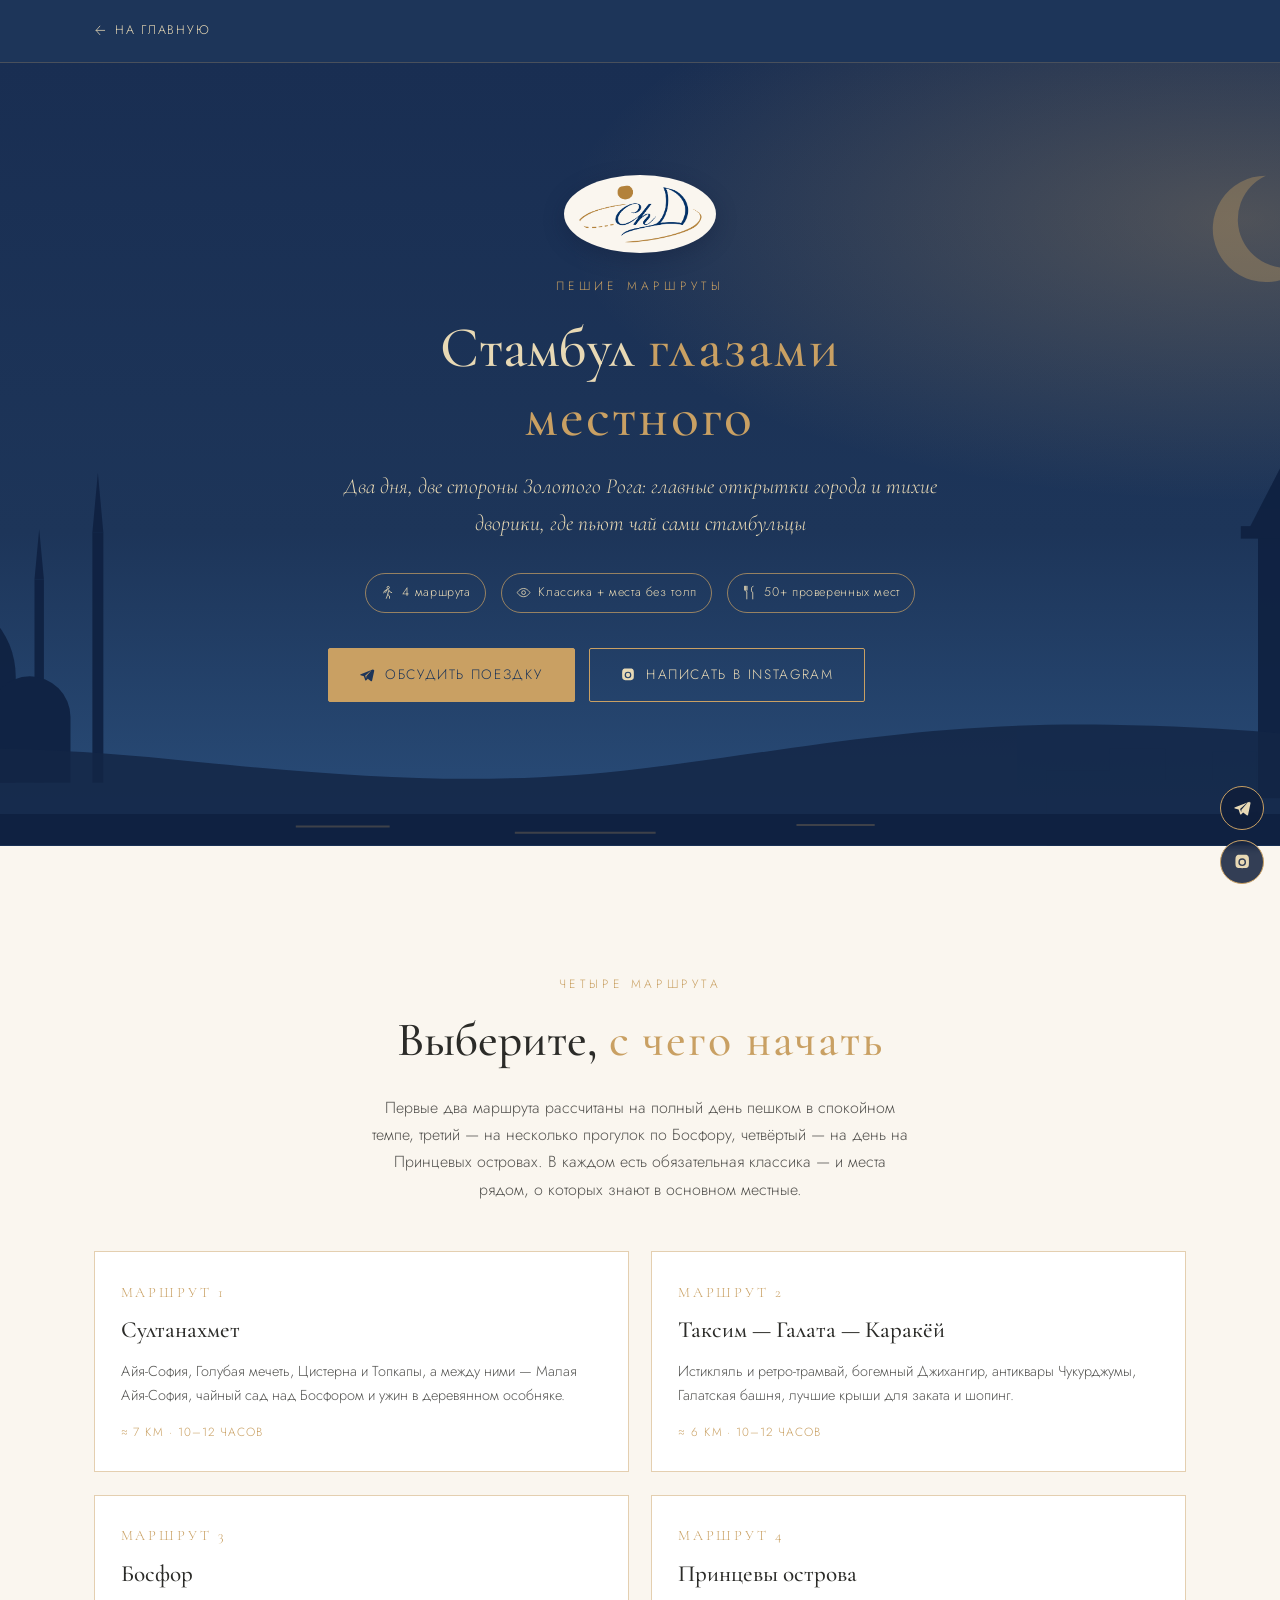
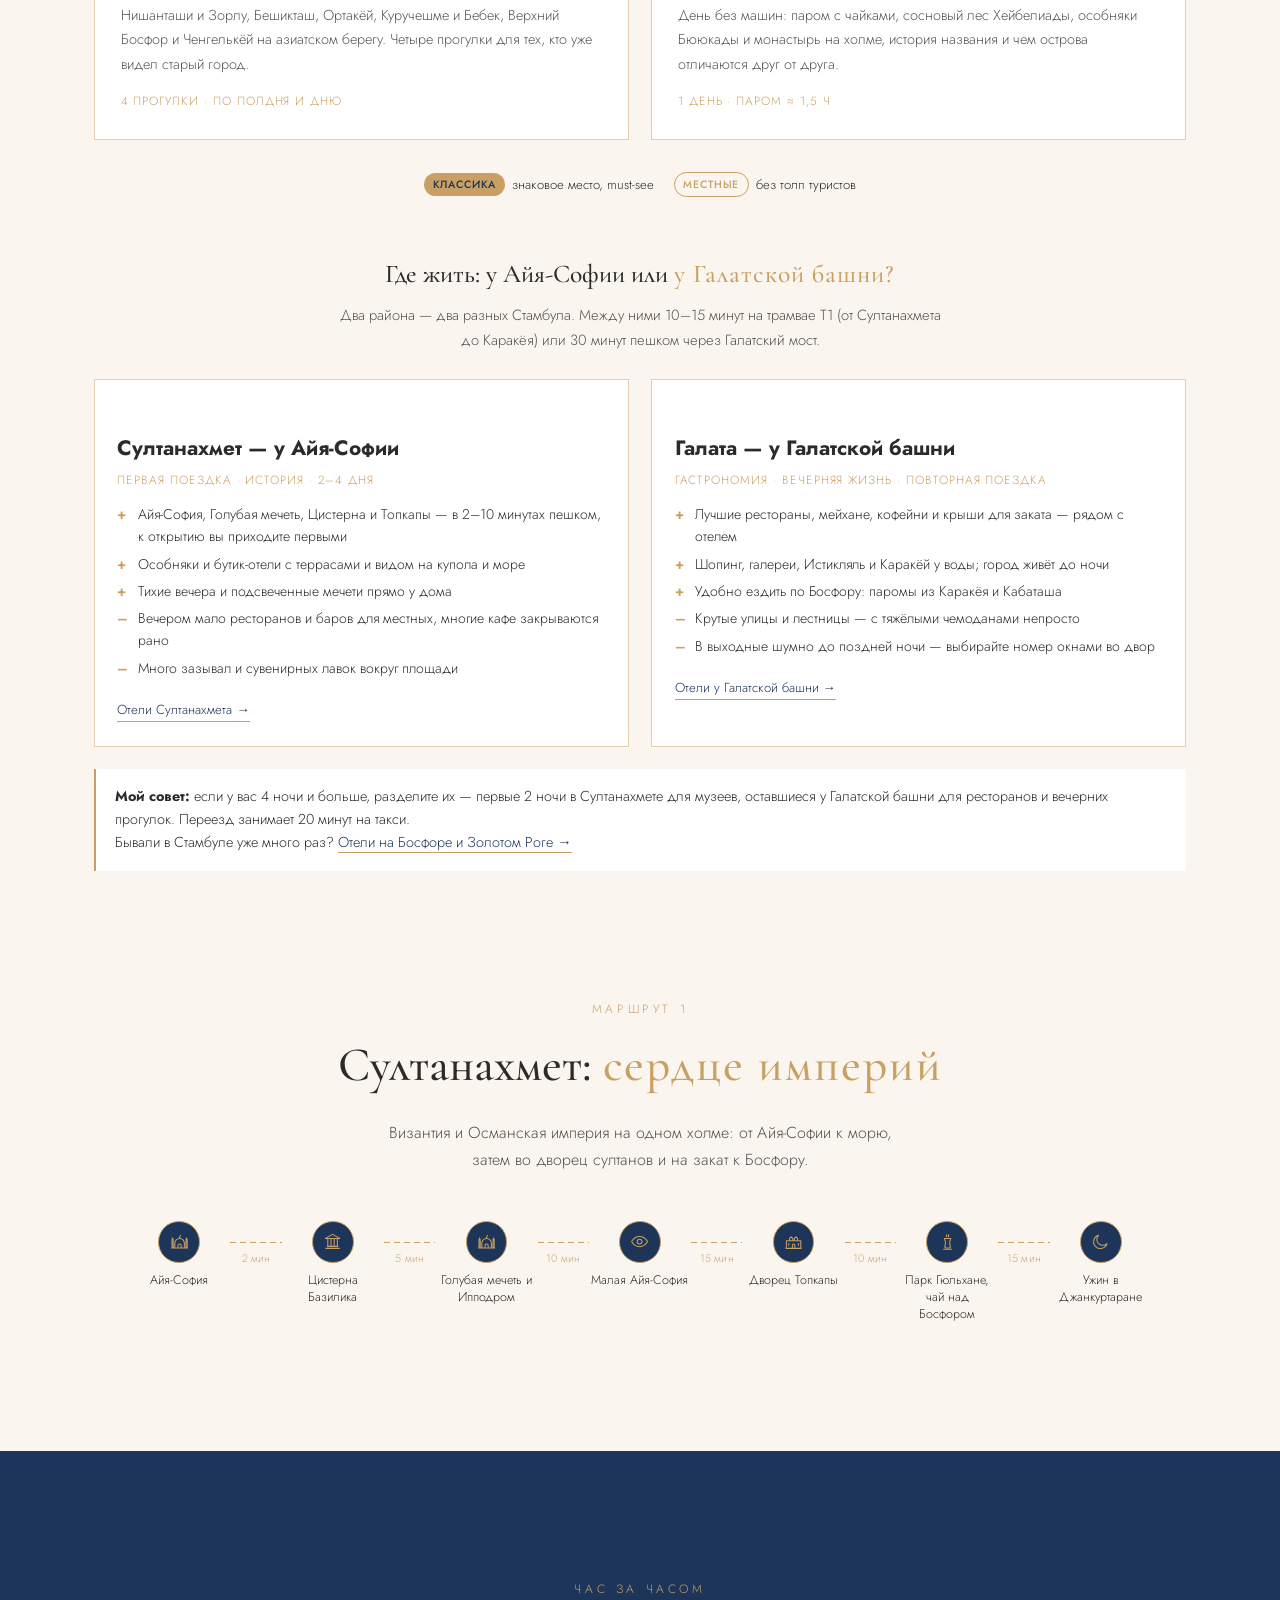
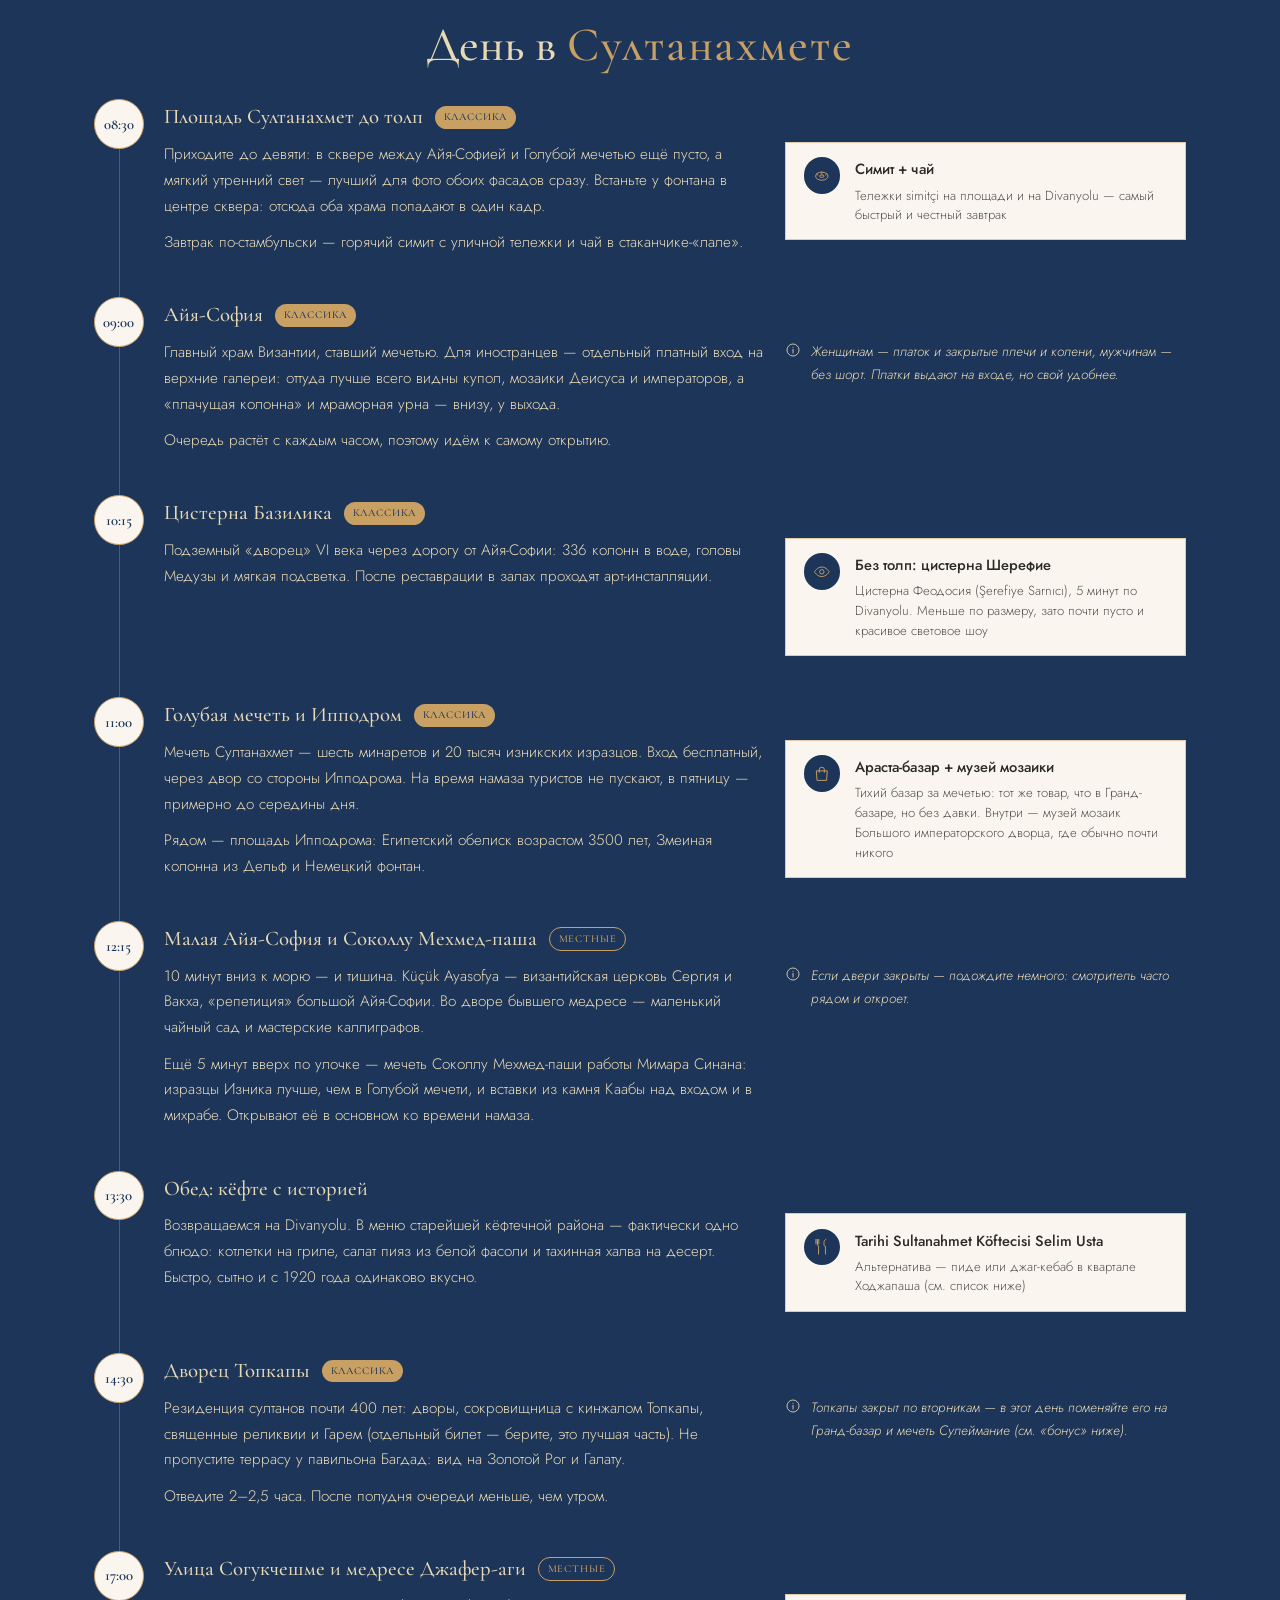
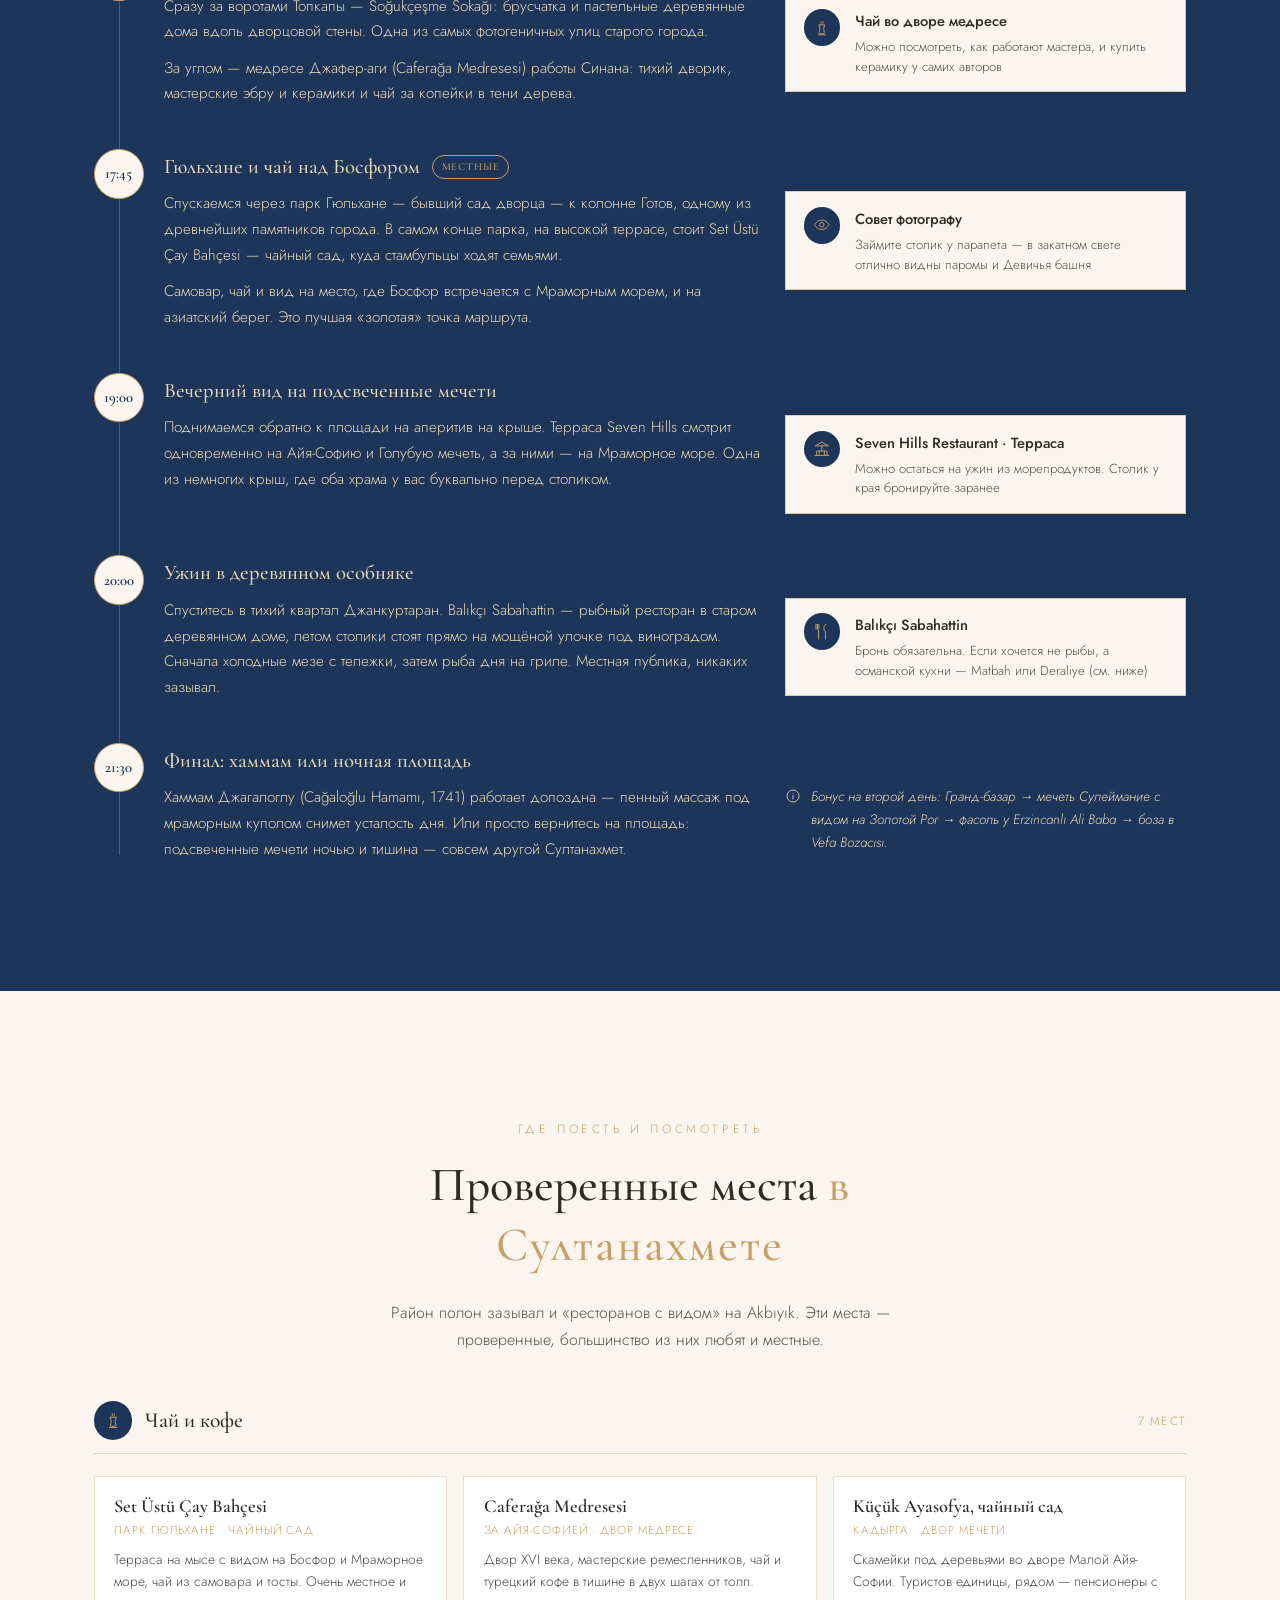
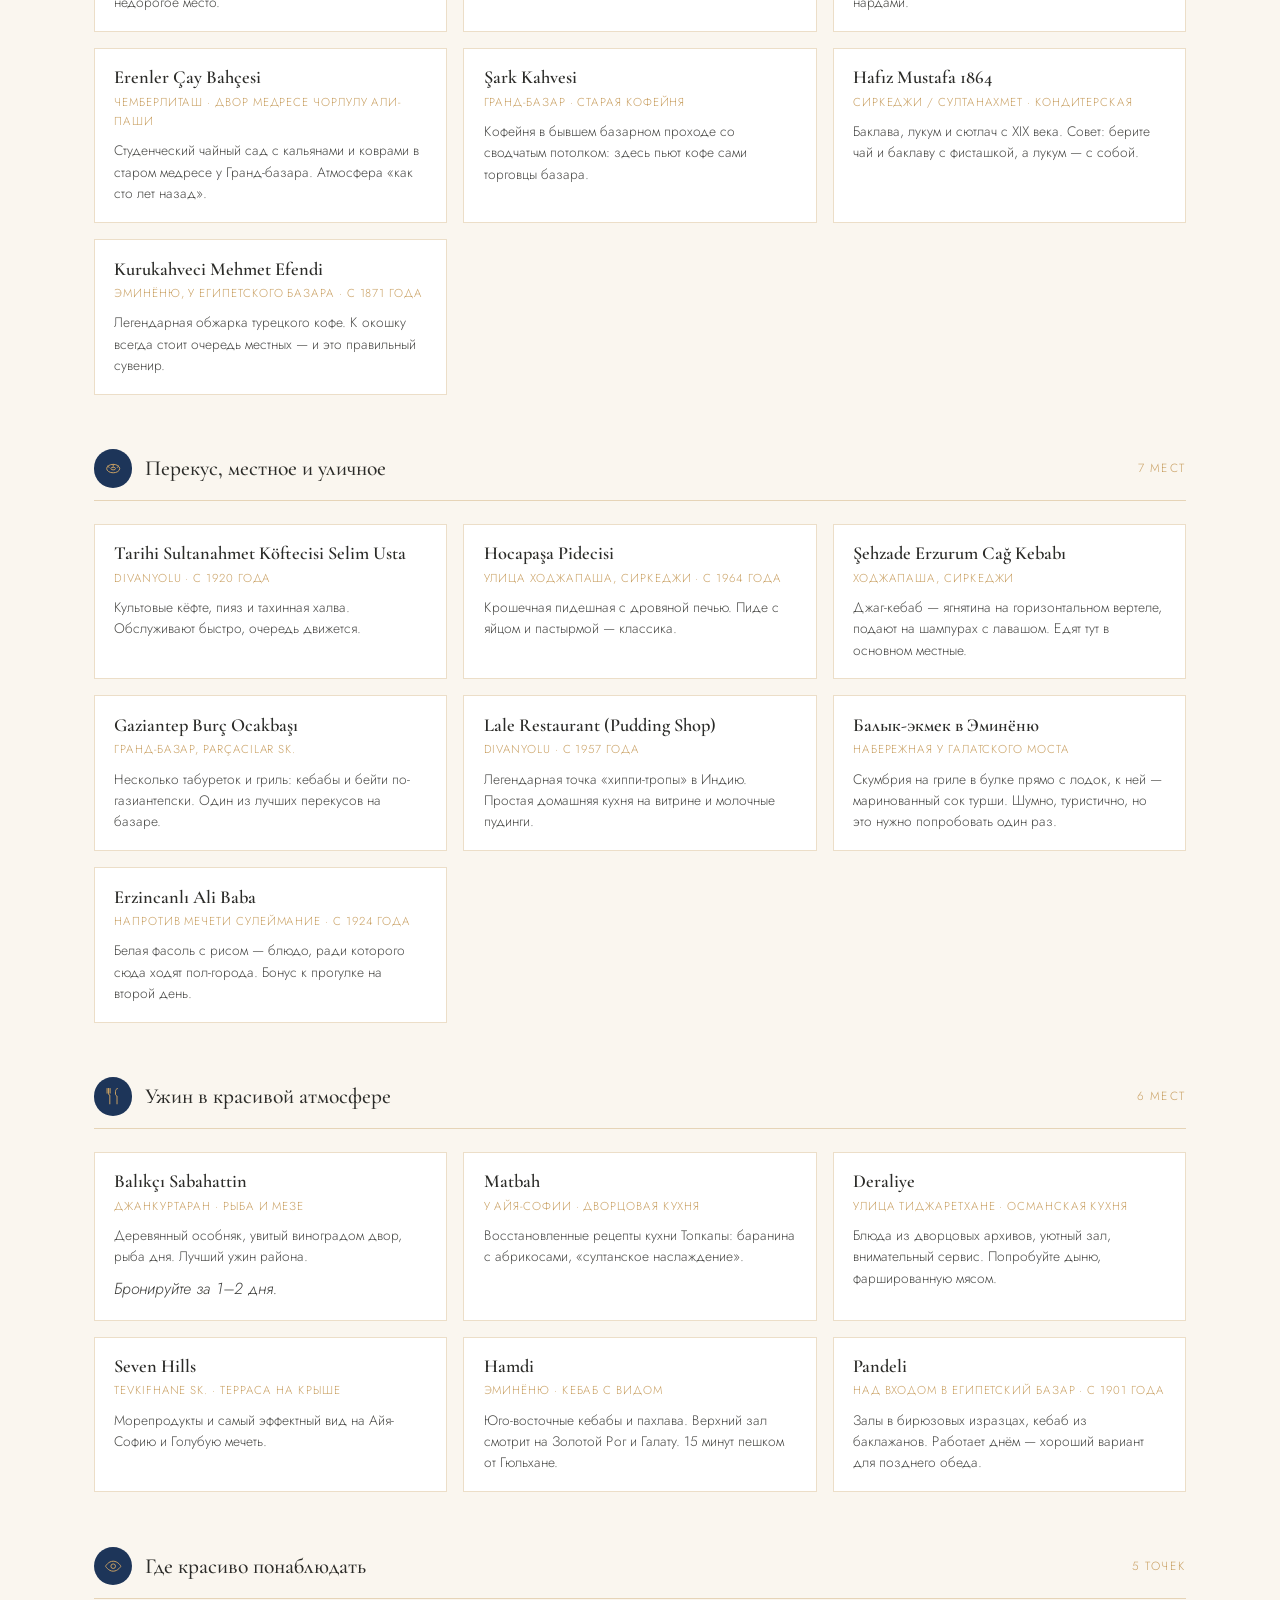
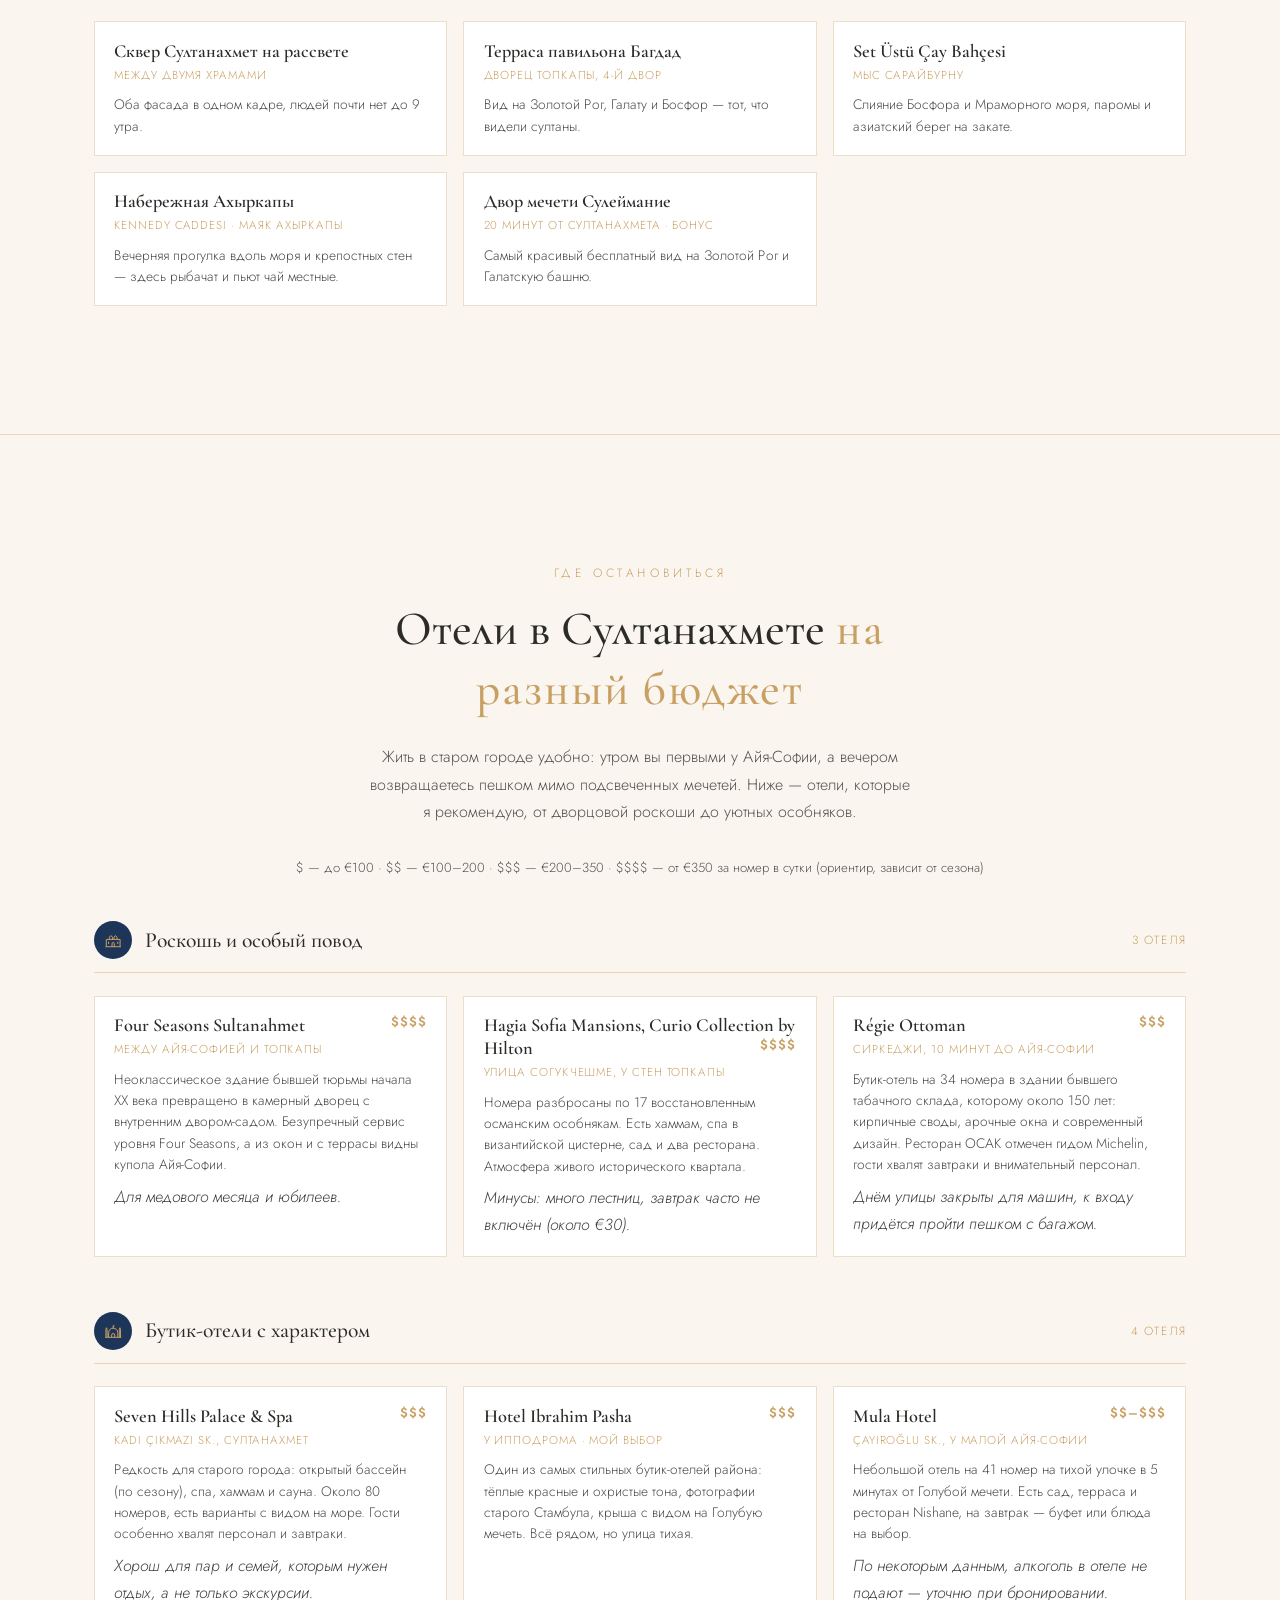
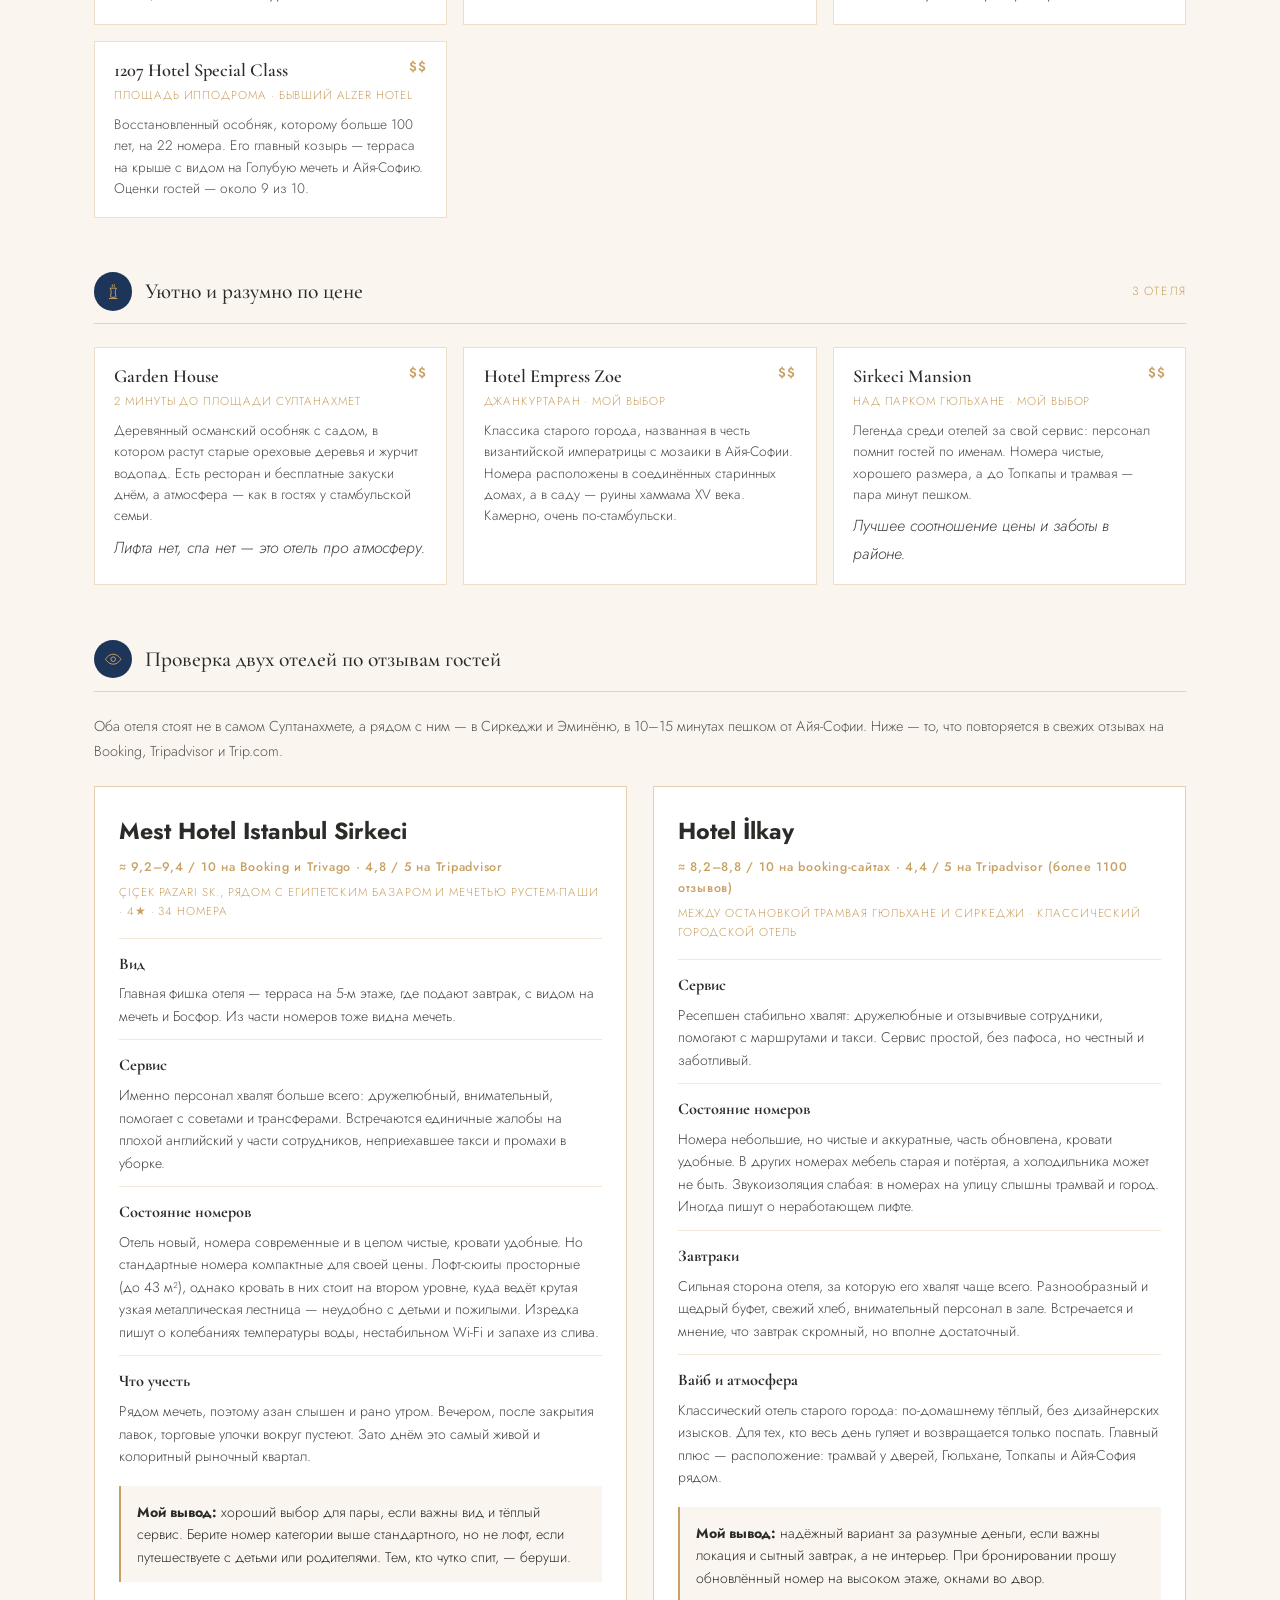
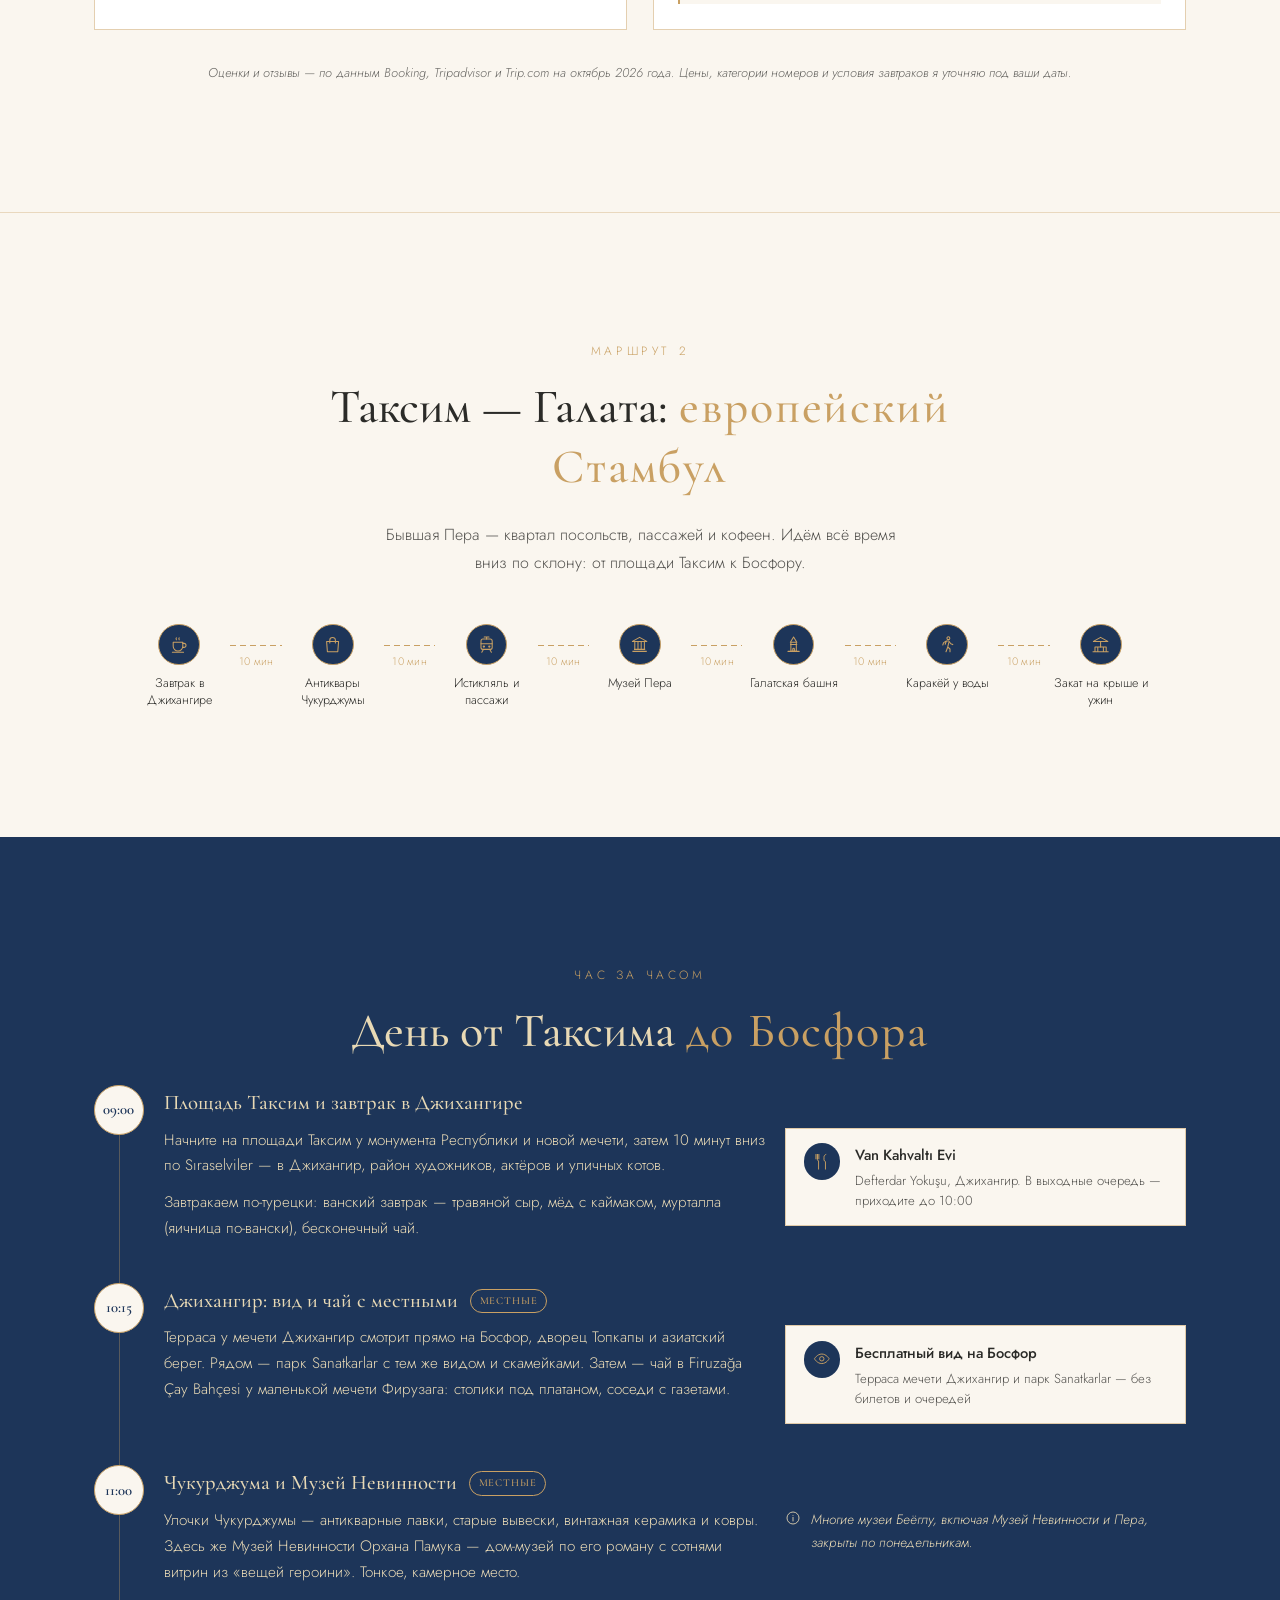
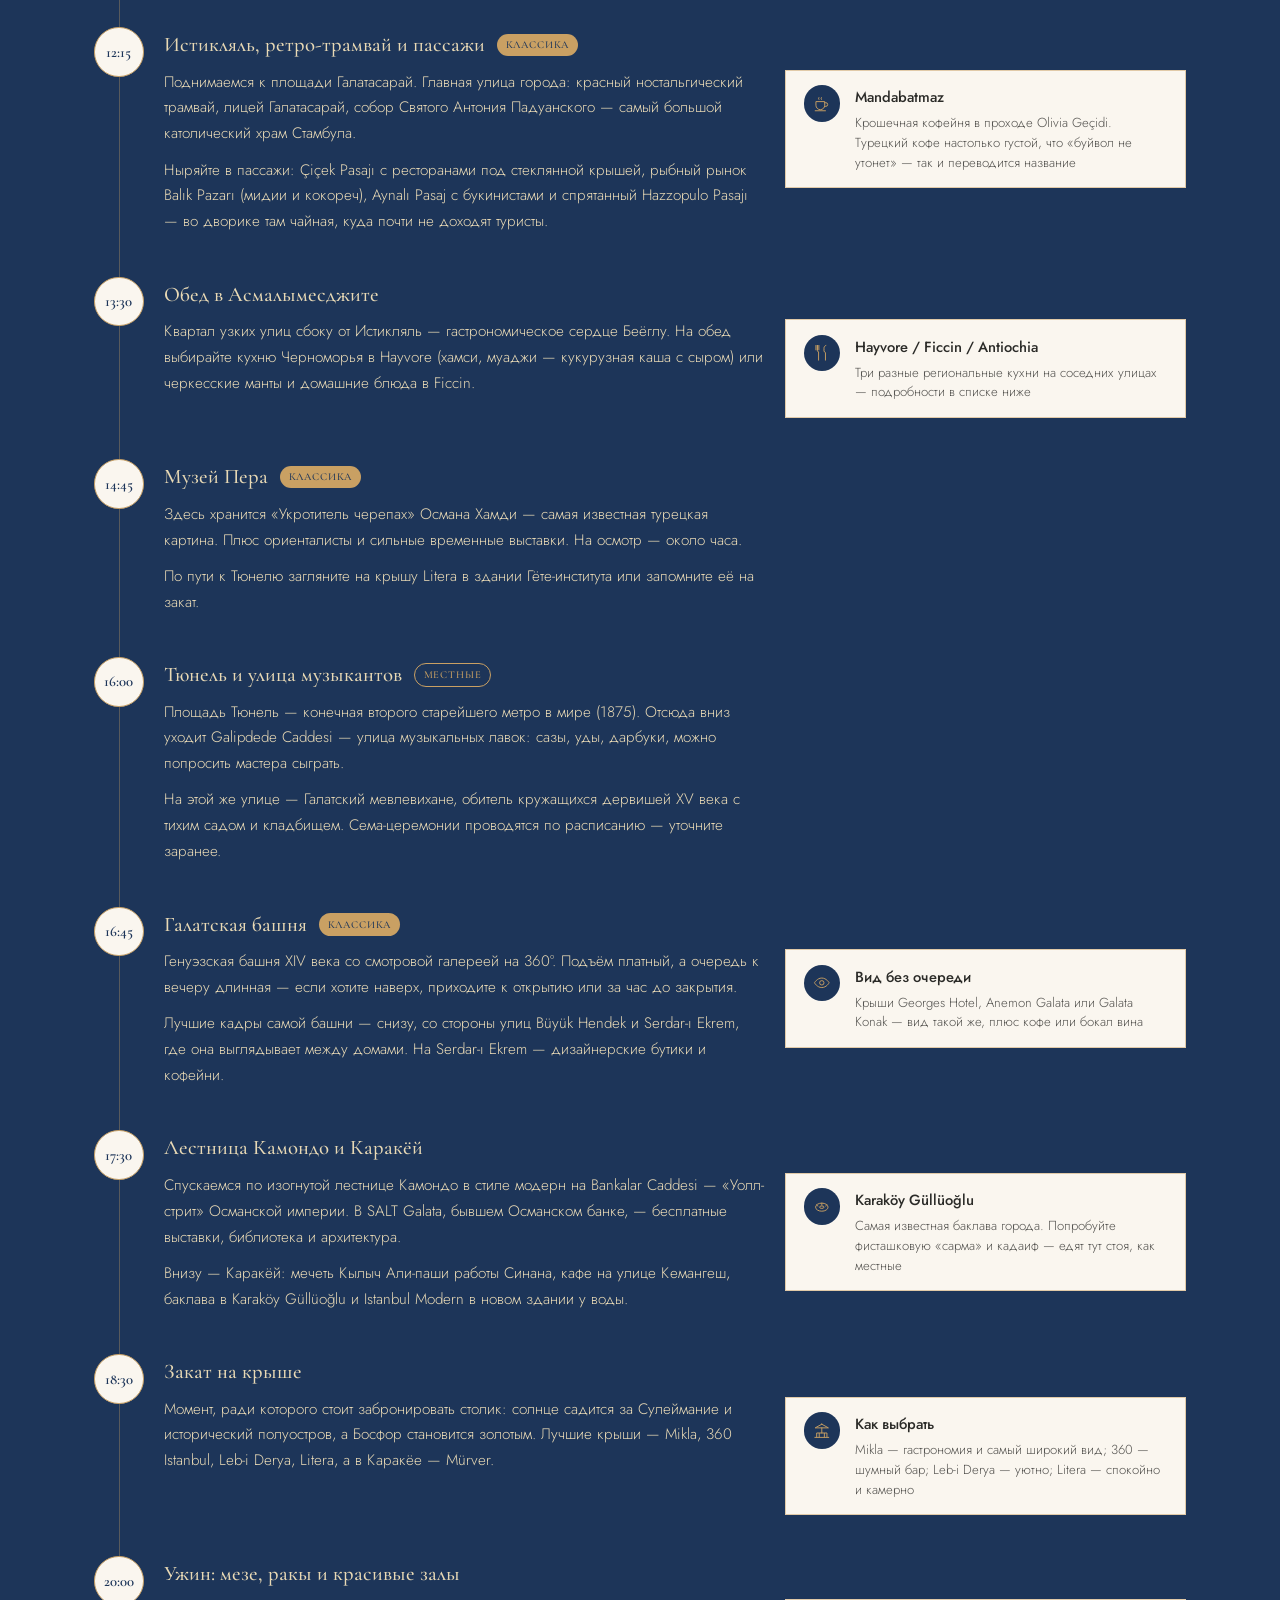
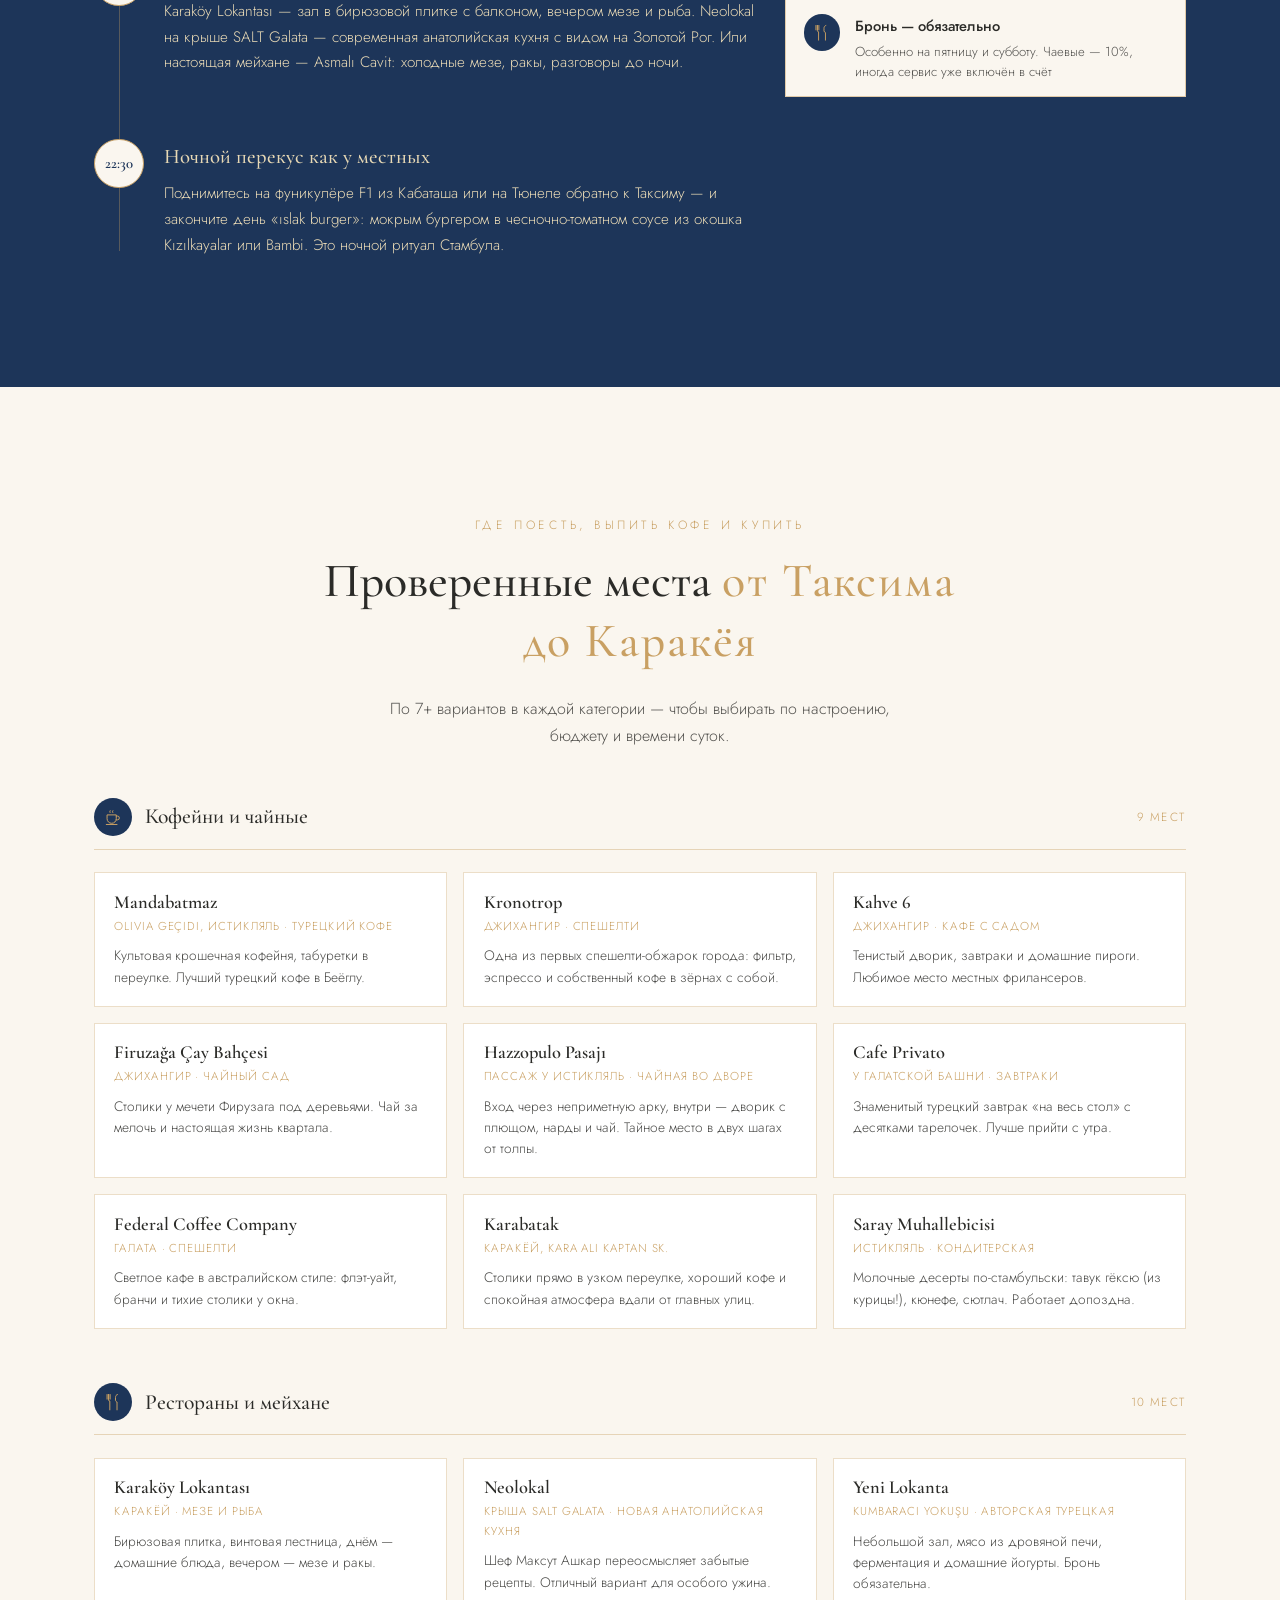
<file: istanbul.html>
<!DOCTYPE html>
<html lang="ru">
<head>
<meta charset="UTF-8">
<meta name="viewport" content="width=device-width, initial-scale=1.0">
<title>Стамбул: два маршрута от местного жителя | Наталья Кожедуб</title>
<meta name="description" content="Четыре маршрута по Стамбулу: Султанахмет, Таксим — Галата, Босфор и Принцевы острова. Классические достопримечательности и тихие места без толп, лучшие видовые точки, кофейни, уличная еда, террасы и рестораны для ужина.">
<meta name="theme-color" content="#1D3559">
<link rel="icon" type="image/png" href="assets/favicon.png">

<meta property="og:title" content="Стамбул: два маршрута от местного жителя">
<meta property="og:description" content="Султанахмет · Таксим — Галата · где смотреть, пить чай и ужинать">
<meta property="og:type" content="website">

<link rel="preconnect" href="https://fonts.googleapis.com">
<link rel="preconnect" href="https://fonts.gstatic.com" crossorigin>
<link href="https://fonts.googleapis.com/css2?family=Cormorant+Garamond:wght@400;500;600&family=Jost:wght@300;400;500;600&display=swap" rel="stylesheet">

<link rel="stylesheet" href="styles.css">
<style>
  /* ==========================================================================
     Istanbul routes — page-specific styles (built on top of styles.css tokens)
     ========================================================================== */

  .breadcrumb {
    position: relative;
    z-index: 2;
    padding: 1.1rem 0;
    background: var(--color-navy);
    border-bottom: 1px solid rgba(201, 160, 99, 0.25);
  }
  .breadcrumb__link {
    display: inline-flex;
    align-items: center;
    gap: 0.5rem;
    font-size: 0.78rem;
    letter-spacing: 0.14em;
    text-transform: uppercase;
    color: var(--color-sand-light);
  }
  .breadcrumb__link:hover { color: var(--color-sand); }
  .breadcrumb__icon { width: 0.8rem; height: 0.8rem; fill: none; stroke: currentColor; stroke-width: 1.4; }

  /* ---- Hero ---- */
  .city-hero {
    position: relative;
    overflow: hidden;
    background: var(--color-navy);
    color: var(--color-sand-light);
    text-align: center;
    padding: 5rem 0 7rem;
  }
  .city-hero__bg { position: absolute; inset: 0; z-index: 0; }
  .city-hero__bg svg { width: 100%; height: 100%; display: block; }
  .city-hero__content { position: relative; z-index: 1; max-width: 42rem; margin: 0 auto; padding: 0 1.5rem; }
  .city-hero__eyebrow {
    font-size: 0.75rem; letter-spacing: 0.35em; text-transform: uppercase;
    color: var(--color-sand); margin: 0 0 1.1rem;
  }
  .city-hero__title { font-size: 2.4rem; line-height: 1.2; margin-bottom: 1rem; }
  .city-hero__lead {
    font-family: var(--font-display); font-style: italic; font-size: 1.15rem;
    color: var(--color-sand-light); margin-bottom: 2rem;
  }
  .city-hero__facts {
    display: flex; flex-wrap: wrap; gap: 0.6rem 0.9rem; justify-content: center;
    margin-bottom: 2.2rem;
  }
  .city-hero__fact {
    display: inline-flex; align-items: center; gap: 0.45rem;
    padding: 0.5rem 0.9rem; border: 1px solid rgba(201, 160, 99, 0.7);
    color: var(--color-sand-light);
    border-radius: 999px; font-size: 0.78rem; letter-spacing: 0.05em;
  }
  .city-hero__fact svg { width: 0.95rem; height: 0.95rem; fill: none; stroke: var(--color-sand-light); stroke-width: 1.3; flex-shrink: 0; }

  /* ---- Route chooser ---- */
  .route-choice { display: grid; gap: 1.4rem; }
  .route-choice__card {
    display: block; padding: 1.8rem 1.6rem;
    border: 1px solid rgba(201, 160, 99, 0.5); background: #fff;
    color: var(--color-graphite);
    transition: border-color var(--transition-soft), transform var(--transition-soft);
  }
  .route-choice__card:hover { border-color: var(--color-sand); transform: translateY(-2px); }
  .route-choice__num {
    font-family: var(--font-display); font-size: 0.9rem; letter-spacing: 0.2em;
    text-transform: uppercase; color: var(--color-sand); margin-bottom: 0.4rem;
  }
  .route-choice__title { font-size: 1.45rem; margin-bottom: 0.5rem; }
  .route-choice__text { font-size: 0.9rem; opacity: 0.8; margin-bottom: 0.9rem; }
  .route-choice__meta { font-size: 0.74rem; letter-spacing: 0.08em; text-transform: uppercase; color: var(--color-sand); }

  /* ---- Legend ---- */
  .legend {
    display: flex; flex-wrap: wrap; justify-content: center; gap: 0.5rem 1.2rem;
    margin-top: 2rem; font-size: 0.82rem; color: var(--color-graphite);
  }
  .legend span { display: inline-flex; align-items: center; gap: 0.45rem; }

  .tag {
    display: inline-block; padding: 0.15rem 0.55rem; border-radius: 999px;
    font-size: 0.66rem; letter-spacing: 0.08em; text-transform: uppercase; font-weight: 500;
    vertical-align: middle; white-space: nowrap;
  }
  .tag--classic { background: var(--color-sand); color: var(--color-navy); }
  .tag--local { border: 1px solid var(--color-sand); color: var(--color-sand); }

  /* ---- Route map strip ---- */
  .route-map {
    display: flex; flex-wrap: wrap; align-items: flex-start; justify-content: center;
    gap: 0.25rem 0; row-gap: 1.6rem;
  }
  .route-stop { display: flex; flex-direction: column; align-items: center; width: 6.4rem; text-align: center; }
  .route-stop__dot {
    width: 2.6rem; height: 2.6rem; border-radius: 50%;
    display: flex; align-items: center; justify-content: center;
    background: var(--color-navy); border: 1px solid var(--color-sand);
    margin-bottom: 0.6rem;
  }
  .route-stop__dot svg { width: 1.2rem; height: 1.2rem; fill: none; stroke: var(--color-sand); stroke-width: 1.3; }
  .route-stop__name { font-size: 0.78rem; line-height: 1.35; color: var(--color-graphite); }
  .route-link {
    display: flex; flex-direction: column; align-items: center; justify-content: center;
    width: 3.2rem; margin-top: 1.3rem; flex-shrink: 0;
  }
  .route-link__line { width: 100%; height: 1px; background: repeating-linear-gradient(90deg, var(--color-sand) 0 6px, transparent 6px 10px); }
  .route-link__time { font-size: 0.68rem; color: var(--color-sand); opacity: 0.9; margin-top: 0.4rem; white-space: nowrap; letter-spacing: 0.02em; }

  /* ---- Timeline / stop cards ---- */
  .timeline { position: relative; display: grid; gap: 2.6rem; }
  .timeline::before {
    content: ''; position: absolute; left: 1.55rem; top: 0.5rem; bottom: 0.5rem;
    width: 1px; background: rgba(201, 160, 99, 0.35);
  }
  .stop-card { position: relative; padding-left: 4.4rem; color: var(--color-sand-light); }
  .stop-card__badge {
    position: absolute; left: 0; top: 0;
    width: 3.1rem; height: 3.1rem; border-radius: 50%;
    background: var(--color-cream); border: 1px solid var(--color-sand);
    display: flex; align-items: center; justify-content: center;
    font-family: var(--font-display); font-weight: 600; font-size: 0.92rem;
    color: var(--color-navy); line-height: 1; z-index: 1;
  }
  .stop-card__title { font-size: 1.3rem; margin-bottom: 0.45rem; color: var(--color-sand-light); }
  .stop-card__title .tag { margin-left: 0.4rem; position: relative; top: -2px; }
  .stop-card__body { display: grid; gap: 1.2rem; }
  .stop-card__text p { font-size: 0.95rem; margin-bottom: 0.65rem; }
  .stop-card__text p:last-child { margin-bottom: 0; }

  .side-card {
    display: flex; align-items: flex-start; gap: 0.9rem;
    background: var(--color-cream); border: 1px solid rgba(201, 160, 99, 0.5);
    color: var(--color-graphite);
    padding: 0.9rem 1.1rem;
  }
  .side-card__icon {
    width: 2.3rem; height: 2.3rem; flex-shrink: 0; border-radius: 50%;
    background: var(--color-navy);
    display: flex; align-items: center; justify-content: center;
  }
  .side-card__icon svg { width: 1.1rem; height: 1.1rem; fill: none; stroke: var(--color-sand); stroke-width: 1.3; }
  .side-card__name { font-size: 0.92rem; font-weight: 500; margin-bottom: 0.2rem; }
  .side-card__meta { font-size: 0.82rem; line-height: 1.5; opacity: 0.8; }

  .stop-card__note {
    display: flex; align-items: flex-start; gap: 0.6rem;
    color: var(--color-sand-light);
    font-size: 0.85rem; font-style: italic;
  }
  .stop-card__note svg { width: 1rem; height: 1rem; fill: none; stroke: var(--color-sand-light); stroke-width: 1.3; flex-shrink: 0; margin-top: 0.15rem; }

  /* ---- Place lists ---- */
  .places-group { margin-top: 3.4rem; }
  .places-group:first-of-type { margin-top: 2.6rem; }
  .places-group__head {
    display: flex; align-items: center; gap: 0.8rem;
    padding-bottom: 0.8rem; margin-bottom: 1.4rem;
    border-bottom: 1px solid rgba(201, 160, 99, 0.4);
  }
  .places-group__icon {
    width: 2.4rem; height: 2.4rem; border-radius: 50%; flex-shrink: 0;
    background: var(--color-navy);
    display: flex; align-items: center; justify-content: center;
  }
  .places-group__icon svg { width: 1.15rem; height: 1.15rem; fill: none; stroke: var(--color-sand); stroke-width: 1.3; }
  .places-group__title { font-size: 1.35rem; margin: 0; }
  .places-group__count { margin-left: auto; font-size: 0.74rem; letter-spacing: 0.1em; text-transform: uppercase; color: var(--color-sand); }

  .places { display: grid; grid-template-columns: 1fr; gap: 1rem; }
  .place {
    padding: 1.1rem 1.2rem; background: #fff;
    border: 1px solid rgba(201, 160, 99, 0.35);
    color: var(--color-graphite);
  }
  .place__name { font-family: var(--font-display); font-size: 1.15rem; font-weight: 600; line-height: 1.25; margin-bottom: 0.2rem; }
  .place__where { font-size: 0.72rem; letter-spacing: 0.08em; text-transform: uppercase; color: var(--color-sand); margin-bottom: 0.55rem; }
  .place p { font-size: 0.86rem; line-height: 1.55; opacity: 0.85; margin: 0; }
  .place__tip { display: block; margin-top: 0.45rem; font-style: italic; opacity: 0.9; }

  /* ---- Hotels ---- */
  .price-legend { text-align: center; font-size: 0.82rem; color: var(--color-graphite); opacity: 0.8; margin: -1rem 0 0.5rem; }
  .place__price { float: right; margin-left: 0.6rem; font-family: var(--font-body); font-size: 0.8rem; font-weight: 600; letter-spacing: 0.08em; color: var(--color-sand); }

  .review-cards { display: grid; gap: 1.6rem; margin-top: 1.4rem; }
  .review-card { background: #fff; border: 1px solid rgba(201, 160, 99, 0.5); padding: 1.6rem 1.5rem; color: var(--color-graphite); }
  .review-card__head { display: flex; flex-wrap: wrap; align-items: baseline; justify-content: space-between; gap: 0.3rem 1rem; margin-bottom: 0.3rem; }
  .review-card__name { font-size: 1.45rem; margin: 0; }
  .review-card__score { font-size: 0.78rem; letter-spacing: 0.06em; color: var(--color-sand); font-weight: 500; }
  .review-card__where { font-size: 0.72rem; letter-spacing: 0.08em; text-transform: uppercase; color: var(--color-sand); margin-bottom: 1rem; }
  .review-card__row { padding: 0.75rem 0; border-top: 1px solid rgba(201, 160, 99, 0.25); }
  .review-card__row strong { display: block; font-family: var(--font-display); font-size: 1.02rem; margin-bottom: 0.25rem; }
  .review-card__row p { font-size: 0.88rem; line-height: 1.6; opacity: 0.88; margin: 0; }
  .review-card__verdict { margin-top: 0.4rem; padding: 0.9rem 1rem; background: var(--color-cream); border-left: 2px solid var(--color-sand); font-size: 0.88rem; line-height: 1.6; }

  /* ---- Where to stay: compare ---- */
  .stay-compare { margin-top: 3.4rem; }
  .stay-compare__title { text-align: center; font-size: 1.6rem; margin-bottom: 0.5rem; }
  .stay-compare__lead { text-align: center; font-size: 0.92rem; opacity: 0.8; max-width: 38rem; margin: 0 auto 1.6rem; color: var(--color-graphite); }
  .stay-compare__grid { display: grid; gap: 1.4rem; }
  .stay-option { background: #fff; border: 1px solid rgba(201, 160, 99, 0.5); padding: 1.5rem 1.4rem; color: var(--color-graphite); }
  .stay-option__name { font-size: 1.3rem; margin-bottom: 0.2rem; }
  .stay-option__for { font-size: 0.74rem; letter-spacing: 0.08em; text-transform: uppercase; color: var(--color-sand); margin-bottom: 0.9rem; }
  .stay-option ul { list-style: none; padding: 0; margin: 0 0 0.8rem; }
  .stay-option li { position: relative; padding-left: 1.3rem; font-size: 0.88rem; line-height: 1.55; margin-bottom: 0.35rem; }
  .stay-option li::before { position: absolute; left: 0; top: 0; font-weight: 600; color: var(--color-sand); }
  .stay-option li.plus::before { content: '+'; }
  .stay-option li.minus::before { content: '–'; }
  .stay-option__link { display: inline-block; margin-top: 0.4rem; font-size: 0.82rem; color: var(--color-navy); border-bottom: 1px solid var(--color-sand); }
  .stay-compare__tip { margin-top: 1.4rem; padding: 1rem 1.2rem; background: #fff; border-left: 2px solid var(--color-sand); font-size: 0.9rem; line-height: 1.6; color: var(--color-graphite); }

  /* ---- Islands story ---- */
  .story { display: grid; gap: 1.4rem; margin-top: 2.4rem; }
  .story__item { background: #fff; border: 1px solid rgba(201, 160, 99, 0.45); padding: 1.4rem 1.4rem 1.3rem; color: var(--color-graphite); }
  .story__item h3 { font-size: 1.2rem; margin-bottom: 0.5rem; }
  .story__item p { font-size: 0.9rem; line-height: 1.65; opacity: 0.88; margin: 0 0 0.55rem; }
  .story__item p:last-child { margin-bottom: 0; }

  /* ---- Practical strip ---- */
  .practical { display: grid; grid-template-columns: 1fr; gap: 1.6rem; text-align: center; }
  .practical__item { padding: 1.4rem 1rem; border: 1px solid rgba(201, 160, 99, 0.4); }
  .practical__item svg { width: 1.5rem; height: 1.5rem; fill: none; stroke: var(--color-sand); stroke-width: 1.3; margin-bottom: 0.7rem; }
  .practical__item strong { display: block; font-family: var(--font-display); font-size: 1.05rem; margin-bottom: 0.3rem; color: var(--color-graphite); }
  .practical__item span { font-size: 0.82rem; opacity: 0.75; color: var(--color-graphite); }

  .disclaimer { text-align: center; font-size: 0.8rem; font-style: italic; opacity: 0.7; margin-top: 2rem; color: var(--color-graphite); }

  @media (min-width: 768px) {
    .city-hero { padding: 7rem 0 9rem; }
    .city-hero__title { font-size: 3.2rem; }
    .city-hero__lead { font-size: 1.35rem; }

    .route-choice { grid-template-columns: 1fr 1fr; }
    .review-cards { grid-template-columns: 1fr 1fr; }
    .stay-compare__grid { grid-template-columns: 1fr 1fr; }
    .story { grid-template-columns: repeat(3, 1fr); }
    .stop-card__body { grid-template-columns: 1.5fr 1fr; align-items: start; }
    .places { grid-template-columns: repeat(2, 1fr); }
    .practical { grid-template-columns: repeat(3, 1fr); }
  }

  @media (min-width: 1100px) {
    .city-hero__title { font-size: 3.6rem; }
    .places { grid-template-columns: repeat(3, 1fr); }
  }
</style>
</head>
<body>

<!-- Sprite: иконки, используются через <use> -->
<svg width="0" height="0" style="position:absolute" aria-hidden="true">
  <defs>
    <symbol id="icon-telegram" viewBox="0 0 24 24">
      <path d="M21.5 3.5 2.7 10.8c-1.2.5-1.2 1.2-.2 1.5l4.8 1.5 1.9 5.7c.2.6.4.8.9.8.4 0 .6-.2.8-.4l2.3-2.2 4.8 3.5c.9.5 1.5.2 1.7-.8l3.1-14.5c.3-1.3-.5-1.9-1.3-1.4Zm-12.6 10 8.7-7.9c.4-.4.8-.2.5.2l-7.1 8.2-.3 3.3-1.2-3.8Z"/>
    </symbol>
    <symbol id="icon-instagram" viewBox="0 0 24 24">
      <path d="M12 2.2c2.7 0 3 0 4 .1 1.1 0 1.8.2 2.2.4a4.4 4.4 0 0 1 2.1 2.1c.2.4.4 1.1.4 2.2.1 1 .1 1.3.1 4s0 3-.1 4c0 1.1-.2 1.8-.4 2.2a4.4 4.4 0 0 1-2.1 2.1c-.4.2-1.1.4-2.2.4-1 .1-1.3.1-4 .1s-3 0-4-.1c-1.1 0-1.8-.2-2.2-.4a4.4 4.4 0 0 1-2.1-2.1c-.2-.4-.4-1.1-.4-2.2-.1-1-.1-1.3-.1-4s0-3 .1-4c0-1.1.2-1.8.4-2.2A4.4 4.4 0 0 1 5.8 2.7c.4-.2 1.1-.4 2.2-.4 1-.1 1.3-.1 4-.1ZM12 7a5 5 0 1 0 0 10 5 5 0 0 0 0-10Zm0 8.2A3.2 3.2 0 1 1 12 8.8a3.2 3.2 0 0 1 0 6.4Zm5.2-8.4a1.2 1.2 0 1 1-2.3 0 1.2 1.2 0 0 1 2.3 0Z"/>
    </symbol>
    <symbol id="icon-arrow-left" viewBox="0 0 24 24">
      <path d="M11 4 4 12l7 8M4 12h16" fill="none" stroke="currentColor" stroke-width="1.4" stroke-linecap="round" stroke-linejoin="round"/>
    </symbol>

    <!-- Route icons (stroke-based) -->
    <symbol id="icon-mosque" viewBox="0 0 24 24">
      <path d="M6 20v-6a6 6 0 0 1 12 0v6" stroke-linejoin="round"/>
      <path d="M12 8V5.5M12 5.5c.8 0 1.2-.6 1.2-1.2" stroke-linecap="round"/>
      <path d="M2.5 20V9.5l.75-2 .75 2V20M20 20V9.5l.75-2 .75 2V20" stroke-linejoin="round"/>
      <path d="M1.5 20h21M10 20v-3a2 2 0 0 1 4 0v3"/>
    </symbol>
    <symbol id="icon-tower" viewBox="0 0 24 24">
      <path d="M12 2.5 8 9h8l-4-6.5Z" stroke-linejoin="round"/>
      <path d="M8.6 9v11.5h6.8V9M7.5 12h9" stroke-linejoin="round"/>
      <path d="M11 20.5v-3a1 1 0 0 1 2 0v3M5 20.5h14" stroke-linecap="round"/>
    </symbol>
    <symbol id="icon-columns" viewBox="0 0 24 24">
      <path d="M3 8h18L12 3 3 8ZM3 20.5h18M5 18h14" stroke-linejoin="round"/>
      <path d="M6 8v10M10 8v10M14 8v10M18 8v10"/>
    </symbol>
    <symbol id="icon-palace" viewBox="0 0 24 24">
      <path d="M3 20.5V11h18v9.5M2 20.5h20" stroke-linejoin="round"/>
      <path d="M7 11V8l2-2 2 2v3M13 11V8l2-2 2 2v3" stroke-linejoin="round"/>
      <path d="M10.5 20.5v-4a1.5 1.5 0 0 1 3 0v4M6 14.5v2M18 14.5v2" stroke-linecap="round"/>
    </symbol>
    <symbol id="icon-tea" viewBox="0 0 24 24">
      <path d="M8 8h8l-1 3c-.5 1.6-.5 3.4 0 5l.5 2.5a1.5 1.5 0 0 1-1.5 1.5h-4a1.5 1.5 0 0 1-1.5-1.5L9 16c.5-1.6.5-3.4 0-5L8 8Z" stroke-linejoin="round"/>
      <path d="M7 21.5h10M11 3.5c-.6.8-.6 1.7 0 2.5M13.5 3.5c-.6.8-.6 1.7 0 2.5" stroke-linecap="round"/>
    </symbol>
    <symbol id="icon-coffee" viewBox="0 0 24 24">
      <path d="M4 9h12v5a6 6 0 0 1-12 0V9Z" stroke-linejoin="round"/>
      <path d="M16 10.5h1.5a2.5 2.5 0 0 1 0 5H16M3 21.5h14M8 3.5c-.6.8-.6 1.7 0 2.5M11.5 3.5c-.6.8-.6 1.7 0 2.5" stroke-linecap="round"/>
    </symbol>
    <symbol id="icon-meal" viewBox="0 0 24 24">
      <path d="M6 2v7a1.6 1.6 0 0 0 1.6 1.6V22M6 2v6M8 2v6M4 2v6" stroke-linecap="round" stroke-linejoin="round"/>
      <path d="M17.5 2c-1.6.3-2.5 1.9-2.5 4v3.2c0 1.3.9 2.3 2 2.5V22" stroke-linecap="round" stroke-linejoin="round"/>
    </symbol>
    <symbol id="icon-street" viewBox="0 0 24 24">
      <ellipse cx="12" cy="12.5" rx="8.5" ry="5.5"/>
      <ellipse cx="12" cy="12.5" rx="3" ry="1.7"/>
      <path d="M5 9.2c1 .4 1.4 1 1.6 1.8M19 9.2c-1 .4-1.4 1-1.6 1.8M12 7v2.6" stroke-linecap="round"/>
    </symbol>
    <symbol id="icon-terrace" viewBox="0 0 24 24">
      <path d="M12 3 3 8h18L12 3ZM12 8v7" stroke-linejoin="round" stroke-linecap="round"/>
      <path d="M5 21v-6h14v6M8.5 15v6M15.5 15v6M2 21h20" stroke-linejoin="round"/>
    </symbol>
    <symbol id="icon-eye" viewBox="0 0 24 24">
      <path d="M2 12s3.6-6.5 10-6.5S22 12 22 12s-3.6 6.5-10 6.5S2 12 2 12Z" stroke-linejoin="round"/>
      <circle cx="12" cy="12" r="3"/>
    </symbol>
    <symbol id="icon-bag" viewBox="0 0 24 24">
      <path d="M4.5 8h15l-1 13h-13l-1-13Z" stroke-linejoin="round"/>
      <path d="M8.5 10V6.5a3.5 3.5 0 0 1 7 0V10" stroke-linecap="round"/>
    </symbol>
    <symbol id="icon-tram" viewBox="0 0 24 24">
      <rect x="5" y="5" width="14" height="13" rx="2.5"/>
      <path d="M5 11h14M9 2.5h6M12 2.5V5M8 18l-2 3.5M16 18l2 3.5" stroke-linecap="round"/>
      <circle cx="8.6" cy="14.5" r=".8"/><circle cx="15.4" cy="14.5" r=".8"/>
    </symbol>
    <symbol id="icon-moon" viewBox="0 0 24 24">
      <path d="M20 14.5A8.5 8.5 0 1 1 9.5 4a7 7 0 0 0 10.5 10.5Z" stroke-linejoin="round"/>
    </symbol>
    <symbol id="icon-walk" viewBox="0 0 24 24">
      <circle cx="13" cy="4" r="1.8"/>
      <path d="m10 21 2.2-6 2.8 2.5V21M9 11.5l1.5-4h3l2.5 3.5 2.5 1M10.5 7.5 7 9.5l-1 3M12.2 15l1.3-5.5" stroke-linecap="round" stroke-linejoin="round"/>
    </symbol>
    <symbol id="icon-clock" viewBox="0 0 24 24">
      <circle cx="12" cy="12" r="9"/>
      <path d="M12 7v5.2l3.4 2" stroke-linecap="round" stroke-linejoin="round"/>
    </symbol>
    <symbol id="icon-pin" viewBox="0 0 24 24">
      <path d="M12 21.5S5 14.7 5 9.5a7 7 0 1 1 14 0c0 5.2-7 12-7 12Z" stroke-linejoin="round"/>
      <circle cx="12" cy="9.4" r="2.4"/>
    </symbol>
    <symbol id="icon-info" viewBox="0 0 24 24">
      <circle cx="12" cy="12" r="9"/>
      <path d="M12 11v5.5M12 8v.01" stroke-linecap="round"/>
    </symbol>
    <symbol id="icon-card" viewBox="0 0 24 24">
      <rect x="2.5" y="5.5" width="19" height="13" rx="2"/>
      <path d="M2.5 10h19M6 15h4" stroke-linecap="round"/>
    </symbol>
    <symbol id="icon-scarf" viewBox="0 0 24 24">
      <path d="M12 3a6 6 0 0 0-6 6v3c0 3 2 5.5 6 5.5s6-2.5 6-5.5V9a6 6 0 0 0-6-6Z" stroke-linejoin="round"/>
      <path d="M9 17l-2 4.5M15 17l2 4.5M9.5 11h5" stroke-linecap="round"/>
    </symbol>
  </defs>
</svg>

<!-- Sticky-иконки соцсетей -->
<div class="sticky-social" aria-label="Быстрая связь">
  <a href="https://t.me/ta_nkru" target="_blank" rel="noopener" class="sticky-social__link" aria-label="Написать в Telegram">
    <svg class="sticky-social__icon" aria-hidden="true"><use href="#icon-telegram"/></svg>
  </a>
  <a href="https://instagram.com/chokdoktravel" target="_blank" rel="noopener" class="sticky-social__link" aria-label="Написать в Instagram">
    <svg class="sticky-social__icon" aria-hidden="true"><use href="#icon-instagram"/></svg>
  </a>
</div>

<nav class="breadcrumb">
  <div class="container">
    <a class="breadcrumb__link" href="index.html">
      <svg class="breadcrumb__icon" aria-hidden="true"><use href="#icon-arrow-left"/></svg>
      На главную
    </a>
  </div>
</nav>

<!-- Hero -->
<header class="city-hero">
  <div class="city-hero__bg" aria-hidden="true">
    <svg viewBox="0 0 1200 500" preserveAspectRatio="xMidYMax slice" xmlns="http://www.w3.org/2000/svg">
      <defs>
        <linearGradient id="skyGrad" x1="0%" y1="0%" x2="0%" y2="100%">
          <stop offset="0%" stop-color="#192E52"/>
          <stop offset="60%" stop-color="#1D3559"/>
          <stop offset="100%" stop-color="#2A4E7B"/>
        </linearGradient>
        <radialGradient id="moonGlow" cx="82%" cy="20%" r="36%">
          <stop offset="0%" stop-color="#C9A063" stop-opacity="0.3"/>
          <stop offset="100%" stop-color="#C9A063" stop-opacity="0"/>
        </radialGradient>
      </defs>
      <rect width="1200" height="500" fill="url(#skyGrad)"/>
      <rect width="1200" height="500" fill="url(#moonGlow)"/>
      <path d="M1000 72a34 34 0 1 0 26 56 28 28 0 1 1-26-56Z" fill="#C9A063" opacity="0.35"/>

      <!-- Силуэт исторического полуострова: мечеть с минаретами -->
      <g fill="#0F2141" opacity="0.92">
        <rect x="40" y="300" width="7" height="160"/><path d="M40 300 43.5 262 47 300Z"/>
        <rect x="250" y="300" width="7" height="160"/><path d="M250 300 253.5 262 257 300Z"/>
        <rect x="78" y="330" width="6" height="130"/><path d="M78 330 81 298 84 330Z"/>
        <rect x="213" y="330" width="6" height="130"/><path d="M213 330 216 298 219 330Z"/>
        <path d="M95 460V392a53 53 0 0 1 106 0v68Z"/>
        <path d="M60 460v-42a26 26 0 0 1 52 0v42ZM184 460v-42a26 26 0 0 1 52 0v42Z"/>
        <rect x="146" y="322" width="4" height="18"/>
      </g>
      <!-- Галатская башня -->
      <g fill="#0F2141" opacity="0.92">
        <path d="M995 470V300h50v170Z"/>
        <path d="M988 300h64l-32-62Z"/>
        <rect x="984" y="296" width="72" height="8"/>
      </g>
      <!-- Холмы и крыши -->
      <g fill="#132646" opacity="0.85">
        <path d="M0 500V455c80-18 180-22 300-10s200 18 300 6 180-30 300-28 200 16 300 24v53Z"/>
        <path d="M860 500v-48h40v-14h36v20h30v-18h28v60ZM1070 500v-52h34v-18h40v30h56v40Z"/>
      </g>
      <!-- Вода Босфора -->
      <rect y="480" width="1200" height="20" fill="#0F2141"/>
      <g stroke="#C9A063" stroke-width="1.2" opacity="0.25">
        <path d="M380 488h60M520 492h90M700 487h50"/>
      </g>
    </svg>
  </div>
  <div class="city-hero__content">
    <img class="brand-mark" src="assets/logo.png" alt="Chokdok — логотип Натальи Кожедуб" width="152" height="78">
    <p class="city-hero__eyebrow">Пешие маршруты</p>
    <h1 class="city-hero__title">Стамбул <span class="accent">глазами местного</span></h1>
    <p class="city-hero__lead">Два дня, две стороны Золотого Рога: главные открытки города и тихие дворики, где пьют чай сами стамбульцы</p>
    <div class="city-hero__facts">
      <span class="city-hero__fact"><svg aria-hidden="true"><use href="#icon-walk"/></svg>4 маршрута</span>
      <span class="city-hero__fact"><svg aria-hidden="true"><use href="#icon-eye"/></svg>Классика + места без толп</span>
      <span class="city-hero__fact"><svg aria-hidden="true"><use href="#icon-meal"/></svg>50+ проверенных мест</span>
    </div>
    <div class="hero__actions">
      <a class="btn btn--solid" href="https://t.me/ta_nkru" target="_blank" rel="noopener">
        <svg class="btn__icon" aria-hidden="true"><use href="#icon-telegram"/></svg>
        Обсудить поездку
      </a>
      <a class="btn btn--outline btn--outline-light" href="https://instagram.com/chokdoktravel" target="_blank" rel="noopener">
        <svg class="btn__icon" aria-hidden="true"><use href="#icon-instagram"/></svg>
        Написать в Instagram
      </a>
    </div>
  </div>
</header>

<main>

  <!-- Выбор маршрута -->
  <section class="section section--cream" id="routes">
    <div class="container">
      <p class="eyebrow eyebrow--center">Четыре маршрута</p>
      <h2 class="section__title section__title--center">Выберите, <span class="accent">с чего начать</span></h2>
      <p class="section__lead">Первые два маршрута рассчитаны на полный день пешком в спокойном темпе, третий — на несколько прогулок по Босфору, четвёртый — на день на Принцевых островах. В каждом есть обязательная классика — и места рядом, о которых знают в основном местные.</p>

      <div class="route-choice">
        <a class="route-choice__card reveal" href="#sultanahmet">
          <p class="route-choice__num">Маршрут 1</p>
          <h3 class="route-choice__title">Султанахмет</h3>
          <p class="route-choice__text">Айя-София, Голубая мечеть, Цистерна и Топкапы, а между ними — Малая Айя-София, чайный сад над Босфором и ужин в деревянном особняке.</p>
          <p class="route-choice__meta">≈ 7 км · 10–12 часов</p>
        </a>
        <a class="route-choice__card reveal" href="#galata">
          <p class="route-choice__num">Маршрут 2</p>
          <h3 class="route-choice__title">Таксим — Галата — Каракёй</h3>
          <p class="route-choice__text">Истикляль и ретро-трамвай, богемный Джихангир, антиквары Чукурджумы, Галатская башня, лучшие крыши для заката и шопинг.</p>
          <p class="route-choice__meta">≈ 6 км · 10–12 часов</p>
        </a>
        <a class="route-choice__card reveal" href="#bosphorus">
          <p class="route-choice__num">Маршрут 3</p>
          <h3 class="route-choice__title">Босфор</h3>
          <p class="route-choice__text">Нишанташи и Зорлу, Бешикташ, Ортакёй, Куручешме и Бебек, Верхний Босфор и Ченгелькёй на азиатском берегу. Четыре прогулки для тех, кто уже видел старый город.</p>
          <p class="route-choice__meta">4 прогулки · по полдня и дню</p>
        </a>
        <a class="route-choice__card reveal" href="#islands">
          <p class="route-choice__num">Маршрут 4</p>
          <h3 class="route-choice__title">Принцевы острова</h3>
          <p class="route-choice__text">День без машин: паром с чайками, сосновый лес Хейбелиады, особняки Бююкады и монастырь на холме, история названия и чем острова отличаются друг от друга.</p>
          <p class="route-choice__meta">1 день · паром ≈ 1,5 ч</p>
        </a>
      </div>

      <div class="legend">
        <span><span class="tag tag--classic">Классика</span> знаковое место, must-see</span>
        <span><span class="tag tag--local">Местные</span> без толп туристов</span>
      </div>

      <div class="stay-compare reveal" id="where-to-stay">
        <h3 class="stay-compare__title">Где жить: у Айя-Софии или <span class="accent">у Галатской башни?</span></h3>
        <p class="stay-compare__lead">Два района — два разных Стамбула. Между ними 10–15 минут на трамвае T1 (от Султанахмета до Каракёя) или 30 минут пешком через Галатский мост.</p>
        <div class="stay-compare__grid">
          <div class="stay-option">
            <h4 class="stay-option__name">Султанахмет — у Айя-Софии</h4>
            <p class="stay-option__for">Первая поездка · история · 2–4 дня</p>
            <ul>
              <li class="plus">Айя-София, Голубая мечеть, Цистерна и Топкапы — в 2–10 минутах пешком, к открытию вы приходите первыми</li>
              <li class="plus">Особняки и бутик-отели с террасами и видом на купола и море</li>
              <li class="plus">Тихие вечера и подсвеченные мечети прямо у дома</li>
              <li class="minus">Вечером мало ресторанов и баров для местных, многие кафе закрываются рано</li>
              <li class="minus">Много зазывал и сувенирных лавок вокруг площади</li>
            </ul>
            <a class="stay-option__link" href="#sultanahmet-hotels">Отели Султанахмета →</a>
          </div>
          <div class="stay-option">
            <h4 class="stay-option__name">Галата — у Галатской башни</h4>
            <p class="stay-option__for">Гастрономия · вечерняя жизнь · повторная поездка</p>
            <ul>
              <li class="plus">Лучшие рестораны, мейхане, кофейни и крыши для заката — рядом с отелем</li>
              <li class="plus">Шопинг, галереи, Истикляль и Каракёй у воды; город живёт до ночи</li>
              <li class="plus">Удобно ездить по Босфору: паромы из Каракёя и Кабаташа</li>
              <li class="minus">Крутые улицы и лестницы — с тяжёлыми чемоданами непросто</li>
              <li class="minus">В выходные шумно до поздней ночи — выбирайте номер окнами во двор</li>
            </ul>
            <a class="stay-option__link" href="#galata-hotels">Отели у Галатской башни →</a>
          </div>
        </div>
        <p class="stay-compare__tip"><strong>Мой совет:</strong> если у вас 4 ночи и больше, разделите их — первые 2 ночи в Султанахмете для музеев, оставшиеся у Галатской башни для ресторанов и вечерних прогулок. Переезд занимает 20 минут на такси.<br>Бывали в Стамбуле уже много раз? <a href="#bosphorus-hotels" style="color: var(--color-navy); border-bottom: 1px solid var(--color-sand);">Отели на Босфоре и Золотом Роге →</a></p>
      </div>
    </div>
  </section>

  <!-- ================= МАРШРУТ 1: СУЛТАНАХМЕТ ================= -->
  <section class="section section--cream" id="sultanahmet" style="padding-top: 0;">
    <div class="container">
      <p class="eyebrow eyebrow--center">Маршрут 1</p>
      <h2 class="section__title section__title--center">Султанахмет: <span class="accent">сердце империй</span></h2>
      <p class="section__lead">Византия и Османская империя на одном холме: от Айя-Софии к морю, затем во дворец султанов и на закат к Босфору.</p>

      <div class="route-map reveal">
        <div class="route-stop">
          <span class="route-stop__dot"><svg aria-hidden="true"><use href="#icon-mosque"/></svg></span>
          <span class="route-stop__name">Айя-София</span>
        </div>
        <div class="route-link"><span class="route-link__line"></span><span class="route-link__time">2 мин</span></div>
        <div class="route-stop">
          <span class="route-stop__dot"><svg aria-hidden="true"><use href="#icon-columns"/></svg></span>
          <span class="route-stop__name">Цистерна Базилика</span>
        </div>
        <div class="route-link"><span class="route-link__line"></span><span class="route-link__time">5 мин</span></div>
        <div class="route-stop">
          <span class="route-stop__dot"><svg aria-hidden="true"><use href="#icon-mosque"/></svg></span>
          <span class="route-stop__name">Голубая мечеть и Ипподром</span>
        </div>
        <div class="route-link"><span class="route-link__line"></span><span class="route-link__time">10 мин</span></div>
        <div class="route-stop">
          <span class="route-stop__dot"><svg aria-hidden="true"><use href="#icon-eye"/></svg></span>
          <span class="route-stop__name">Малая Айя-София</span>
        </div>
        <div class="route-link"><span class="route-link__line"></span><span class="route-link__time">15 мин</span></div>
        <div class="route-stop">
          <span class="route-stop__dot"><svg aria-hidden="true"><use href="#icon-palace"/></svg></span>
          <span class="route-stop__name">Дворец Топкапы</span>
        </div>
        <div class="route-link"><span class="route-link__line"></span><span class="route-link__time">10 мин</span></div>
        <div class="route-stop">
          <span class="route-stop__dot"><svg aria-hidden="true"><use href="#icon-tea"/></svg></span>
          <span class="route-stop__name">Парк Гюльхане, чай над Босфором</span>
        </div>
        <div class="route-link"><span class="route-link__line"></span><span class="route-link__time">15 мин</span></div>
        <div class="route-stop">
          <span class="route-stop__dot"><svg aria-hidden="true"><use href="#icon-moon"/></svg></span>
          <span class="route-stop__name">Ужин в Джанкуртаране</span>
        </div>
      </div>
    </div>
  </section>

  <section class="section section--navy" id="sultanahmet-day">
    <div class="container">
      <p class="eyebrow eyebrow--center">Час за часом</p>
      <h2 class="section__title section__title--center">День в <span class="accent">Султанахмете</span></h2>

      <div class="timeline">

        <article class="stop-card reveal">
          <div class="stop-card__badge">08:30</div>
          <h3 class="stop-card__title">Площадь Султанахмет до толп <span class="tag tag--classic">Классика</span></h3>
          <div class="stop-card__body">
            <div class="stop-card__text">
              <p>Приходите до девяти: в сквере между Айя-Софией и Голубой мечетью ещё пусто, а мягкий утренний свет — лучший для фото обоих фасадов сразу. Встаньте у фонтана в центре сквера: отсюда оба храма попадают в один кадр.</p>
              <p>Завтрак по-стамбульски — горячий симит с уличной тележки и чай в стаканчике-«лале».</p>
            </div>
            <div class="side-card">
              <span class="side-card__icon"><svg aria-hidden="true"><use href="#icon-street"/></svg></span>
              <div>
                <div class="side-card__name">Симит + чай</div>
                <div class="side-card__meta">Тележки simitçi на площади и на Divanyolu — самый быстрый и честный завтрак</div>
              </div>
            </div>
          </div>
        </article>

        <article class="stop-card reveal">
          <div class="stop-card__badge">09:00</div>
          <h3 class="stop-card__title">Айя-София <span class="tag tag--classic">Классика</span></h3>
          <div class="stop-card__body">
            <div class="stop-card__text">
              <p>Главный храм Византии, ставший мечетью. Для иностранцев — отдельный платный вход на верхние галереи: оттуда лучше всего видны купол, мозаики Деисуса и императоров, а «плачущая колонна» и мраморная урна — внизу, у выхода.</p>
              <p>Очередь растёт с каждым часом, поэтому идём к самому открытию.</p>
            </div>
            <div class="stop-card__note">
              <svg aria-hidden="true"><use href="#icon-info"/></svg>
              <span>Женщинам — платок и закрытые плечи и колени, мужчинам — без шорт. Платки выдают на входе, но свой удобнее.</span>
            </div>
          </div>
        </article>

        <article class="stop-card reveal">
          <div class="stop-card__badge">10:15</div>
          <h3 class="stop-card__title">Цистерна Базилика <span class="tag tag--classic">Классика</span></h3>
          <div class="stop-card__body">
            <div class="stop-card__text">
              <p>Подземный «дворец» VI века через дорогу от Айя-Софии: 336 колонн в воде, головы Медузы и мягкая подсветка. После реставрации в залах проходят арт-инсталляции.</p>
            </div>
            <div class="side-card">
              <span class="side-card__icon"><svg aria-hidden="true"><use href="#icon-eye"/></svg></span>
              <div>
                <div class="side-card__name">Без толп: цистерна Шерефие</div>
                <div class="side-card__meta">Цистерна Феодосия (Şerefiye Sarnıcı), 5 минут по Divanyolu. Меньше по размеру, зато почти пусто и красивое световое шоу</div>
              </div>
            </div>
          </div>
        </article>

        <article class="stop-card reveal">
          <div class="stop-card__badge">11:00</div>
          <h3 class="stop-card__title">Голубая мечеть и Ипподром <span class="tag tag--classic">Классика</span></h3>
          <div class="stop-card__body">
            <div class="stop-card__text">
              <p>Мечеть Султанахмет — шесть минаретов и 20 тысяч изникских изразцов. Вход бесплатный, через двор со стороны Ипподрома. На время намаза туристов не пускают, в пятницу — примерно до середины дня.</p>
              <p>Рядом — площадь Ипподрома: Египетский обелиск возрастом 3500 лет, Змеиная колонна из Дельф и Немецкий фонтан.</p>
            </div>
            <div class="side-card">
              <span class="side-card__icon"><svg aria-hidden="true"><use href="#icon-bag"/></svg></span>
              <div>
                <div class="side-card__name">Араста-базар + музей мозаики</div>
                <div class="side-card__meta">Тихий базар за мечетью: тот же товар, что в Гранд-базаре, но без давки. Внутри — музей мозаик Большого императорского дворца, где обычно почти никого</div>
              </div>
            </div>
          </div>
        </article>

        <article class="stop-card reveal">
          <div class="stop-card__badge">12:15</div>
          <h3 class="stop-card__title">Малая Айя-София и Соколлу Мехмед-паша <span class="tag tag--local">Местные</span></h3>
          <div class="stop-card__body">
            <div class="stop-card__text">
              <p>10 минут вниз к морю — и тишина. Küçük Ayasofya — византийская церковь Сергия и Вакха, «репетиция» большой Айя-Софии. Во дворе бывшего медресе — маленький чайный сад и мастерские каллиграфов.</p>
              <p>Ещё 5 минут вверх по улочке — мечеть Соколлу Мехмед-паши работы Мимара Синана: изразцы Изника лучше, чем в Голубой мечети, и вставки из камня Каабы над входом и в михрабе. Открывают её в основном ко времени намаза.</p>
            </div>
            <div class="stop-card__note">
              <svg aria-hidden="true"><use href="#icon-info"/></svg>
              <span>Если двери закрыты — подождите немного: смотритель часто рядом и откроет.</span>
            </div>
          </div>
        </article>

        <article class="stop-card reveal">
          <div class="stop-card__badge">13:30</div>
          <h3 class="stop-card__title">Обед: кёфте с историей</h3>
          <div class="stop-card__body">
            <div class="stop-card__text">
              <p>Возвращаемся на Divanyolu. В меню старейшей кёфтечной района — фактически одно блюдо: котлетки на гриле, салат пияз из белой фасоли и тахинная халва на десерт. Быстро, сытно и с 1920 года одинаково вкусно.</p>
            </div>
            <div class="side-card">
              <span class="side-card__icon"><svg aria-hidden="true"><use href="#icon-meal"/></svg></span>
              <div>
                <div class="side-card__name">Tarihi Sultanahmet Köftecisi Selim Usta</div>
                <div class="side-card__meta">Альтернатива — пиде или джаг-кебаб в квартале Ходжапаша (см. список ниже)</div>
              </div>
            </div>
          </div>
        </article>

        <article class="stop-card reveal">
          <div class="stop-card__badge">14:30</div>
          <h3 class="stop-card__title">Дворец Топкапы <span class="tag tag--classic">Классика</span></h3>
          <div class="stop-card__body">
            <div class="stop-card__text">
              <p>Резиденция султанов почти 400 лет: дворы, сокровищница с кинжалом Топкапы, священные реликвии и Гарем (отдельный билет — берите, это лучшая часть). Не пропустите террасу у павильона Багдад: вид на Золотой Рог и Галату.</p>
              <p>Отведите 2–2,5 часа. После полудня очереди меньше, чем утром.</p>
            </div>
            <div class="stop-card__note">
              <svg aria-hidden="true"><use href="#icon-info"/></svg>
              <span>Топкапы закрыт по вторникам — в этот день поменяйте его на Гранд-базар и мечеть Сулеймание (см. «бонус» ниже).</span>
            </div>
          </div>
        </article>

        <article class="stop-card reveal">
          <div class="stop-card__badge">17:00</div>
          <h3 class="stop-card__title">Улица Согукчешме и медресе Джафер-аги <span class="tag tag--local">Местные</span></h3>
          <div class="stop-card__body">
            <div class="stop-card__text">
              <p>Сразу за воротами Топкапы — Soğukçeşme Sokağı: брусчатка и пастельные деревянные дома вдоль дворцовой стены. Одна из самых фотогеничных улиц старого города.</p>
              <p>За углом — медресе Джафер-аги (Caferağa Medresesi) работы Синана: тихий дворик, мастерские эбру и керамики и чай за копейки в тени дерева.</p>
            </div>
            <div class="side-card">
              <span class="side-card__icon"><svg aria-hidden="true"><use href="#icon-tea"/></svg></span>
              <div>
                <div class="side-card__name">Чай во дворе медресе</div>
                <div class="side-card__meta">Можно посмотреть, как работают мастера, и купить керамику у самих авторов</div>
              </div>
            </div>
          </div>
        </article>

        <article class="stop-card reveal">
          <div class="stop-card__badge">17:45</div>
          <h3 class="stop-card__title">Гюльхане и чай над Босфором <span class="tag tag--local">Местные</span></h3>
          <div class="stop-card__body">
            <div class="stop-card__text">
              <p>Спускаемся через парк Гюльхане — бывший сад дворца — к колонне Готов, одному из древнейших памятников города. В самом конце парка, на высокой террасе, стоит Set Üstü Çay Bahçesi — чайный сад, куда стамбульцы ходят семьями.</p>
              <p>Самовар, чай и вид на место, где Босфор встречается с Мраморным морем, и на азиатский берег. Это лучшая «золотая» точка маршрута.</p>
            </div>
            <div class="side-card">
              <span class="side-card__icon"><svg aria-hidden="true"><use href="#icon-eye"/></svg></span>
              <div>
                <div class="side-card__name">Совет фотографу</div>
                <div class="side-card__meta">Займите столик у парапета — в закатном свете отлично видны паромы и Девичья башня</div>
              </div>
            </div>
          </div>
        </article>

        <article class="stop-card reveal">
          <div class="stop-card__badge">19:00</div>
          <h3 class="stop-card__title">Вечерний вид на подсвеченные мечети</h3>
          <div class="stop-card__body">
            <div class="stop-card__text">
              <p>Поднимаемся обратно к площади на аперитив на крыше. Терраса Seven Hills смотрит одновременно на Айя-Софию и Голубую мечеть, а за ними — на Мраморное море. Одна из немногих крыш, где оба храма у вас буквально перед столиком.</p>
            </div>
            <div class="side-card">
              <span class="side-card__icon"><svg aria-hidden="true"><use href="#icon-terrace"/></svg></span>
              <div>
                <div class="side-card__name">Seven Hills Restaurant · Терраса</div>
                <div class="side-card__meta">Можно остаться на ужин из морепродуктов. Столик у края бронируйте заранее</div>
              </div>
            </div>
          </div>
        </article>

        <article class="stop-card reveal">
          <div class="stop-card__badge">20:00</div>
          <h3 class="stop-card__title">Ужин в деревянном особняке</h3>
          <div class="stop-card__body">
            <div class="stop-card__text">
              <p>Спуститесь в тихий квартал Джанкуртаран. Balıkçı Sabahattin — рыбный ресторан в старом деревянном доме, летом столики стоят прямо на мощёной улочке под виноградом. Сначала холодные мезе с тележки, затем рыба дня на гриле. Местная публика, никаких зазывал.</p>
            </div>
            <div class="side-card">
              <span class="side-card__icon"><svg aria-hidden="true"><use href="#icon-meal"/></svg></span>
              <div>
                <div class="side-card__name">Balıkçı Sabahattin</div>
                <div class="side-card__meta">Бронь обязательна. Если хочется не рыбы, а османской кухни — Matbah или Deraliye (см. ниже)</div>
              </div>
            </div>
          </div>
        </article>

        <article class="stop-card reveal">
          <div class="stop-card__badge">21:30</div>
          <h3 class="stop-card__title">Финал: хаммам или ночная площадь</h3>
          <div class="stop-card__body">
            <div class="stop-card__text">
              <p>Хаммам Джагалоглу (Cağaloğlu Hamamı, 1741) работает допоздна — пенный массаж под мраморным куполом снимет усталость дня. Или просто вернитесь на площадь: подсвеченные мечети ночью и тишина — совсем другой Султанахмет.</p>
            </div>
            <div class="stop-card__note">
              <svg aria-hidden="true"><use href="#icon-info"/></svg>
              <span>Бонус на второй день: Гранд-базар → мечеть Сулеймание с видом на Золотой Рог → фасоль у Erzincanlı Ali Baba → боза в Vefa Bozacısı.</span>
            </div>
          </div>
        </article>

      </div>
    </div>
  </section>

  <section class="section section--cream" id="sultanahmet-places">
    <div class="container">
      <p class="eyebrow eyebrow--center">Где поесть и посмотреть</p>
      <h2 class="section__title section__title--center">Проверенные места <span class="accent">в Султанахмете</span></h2>
      <p class="section__lead">Район полон зазывал и «ресторанов с видом» на Akbıyık. Эти места — проверенные, большинство из них любят и местные.</p>

      <div class="places-group">
        <div class="places-group__head">
          <span class="places-group__icon"><svg aria-hidden="true"><use href="#icon-tea"/></svg></span>
          <h3 class="places-group__title">Чай и кофе</h3>
          <span class="places-group__count">7 мест</span>
        </div>
        <div class="places">
          <div class="place">
            <div class="place__name">Set Üstü Çay Bahçesi</div>
            <div class="place__where">Парк Гюльхане · чайный сад</div>
            <p>Терраса на мысе с видом на Босфор и Мраморное море, чай из самовара и тосты. Очень местное и недорогое место.</p>
          </div>
          <div class="place">
            <div class="place__name">Caferağa Medresesi</div>
            <div class="place__where">За Айя-Софией · двор медресе</div>
            <p>Двор XVI века, мастерские ремесленников, чай и турецкий кофе в тишине в двух шагах от толп.</p>
          </div>
          <div class="place">
            <div class="place__name">Küçük Ayasofya, чайный сад</div>
            <div class="place__where">Кадырга · двор мечети</div>
            <p>Скамейки под деревьями во дворе Малой Айя-Софии. Туристов единицы, рядом — пенсионеры с нардами.</p>
          </div>
          <div class="place">
            <div class="place__name">Erenler Çay Bahçesi</div>
            <div class="place__where">Чемберлиташ · двор медресе Чорлулу Али-паши</div>
            <p>Студенческий чайный сад с кальянами и коврами в старом медресе у Гранд-базара. Атмосфера «как сто лет назад».</p>
          </div>
          <div class="place">
            <div class="place__name">Şark Kahvesi</div>
            <div class="place__where">Гранд-базар · старая кофейня</div>
            <p>Кофейня в бывшем базарном проходе со сводчатым потолком: здесь пьют кофе сами торговцы базара.</p>
          </div>
          <div class="place">
            <div class="place__name">Hafız Mustafa 1864</div>
            <div class="place__where">Сиркеджи / Султанахмет · кондитерская</div>
            <p>Баклава, лукум и сютлач с XIX века. Совет: берите чай и баклаву с фисташкой, а лукум — с собой.</p>
          </div>
          <div class="place">
            <div class="place__name">Kurukahveci Mehmet Efendi</div>
            <div class="place__where">Эминёню, у Египетского базара · с 1871 года</div>
            <p>Легендарная обжарка турецкого кофе. К окошку всегда стоит очередь местных — и это правильный сувенир.</p>
          </div>
        </div>
      </div>

      <div class="places-group">
        <div class="places-group__head">
          <span class="places-group__icon"><svg aria-hidden="true"><use href="#icon-street"/></svg></span>
          <h3 class="places-group__title">Перекус, местное и уличное</h3>
          <span class="places-group__count">7 мест</span>
        </div>
        <div class="places">
          <div class="place">
            <div class="place__name">Tarihi Sultanahmet Köftecisi Selim Usta</div>
            <div class="place__where">Divanyolu · с 1920 года</div>
            <p>Культовые кёфте, пияз и тахинная халва. Обслуживают быстро, очередь движется.</p>
          </div>
          <div class="place">
            <div class="place__name">Hocapaşa Pidecisi</div>
            <div class="place__where">Улица Ходжапаша, Сиркеджи · с 1964 года</div>
            <p>Крошечная пидешная с дровяной печью. Пиде с яйцом и пастырмой — классика.</p>
          </div>
          <div class="place">
            <div class="place__name">Şehzade Erzurum Cağ Kebabı</div>
            <div class="place__where">Ходжапаша, Сиркеджи</div>
            <p>Джаг-кебаб — ягнятина на горизонтальном вертеле, подают на шампурах с лавашом. Едят тут в основном местные.</p>
          </div>
          <div class="place">
            <div class="place__name">Gaziantep Burç Ocakbaşı</div>
            <div class="place__where">Гранд-базар, Parçacılar Sk.</div>
            <p>Несколько табуреток и гриль: кебабы и бейти по-газиантепски. Один из лучших перекусов на базаре.</p>
          </div>
          <div class="place">
            <div class="place__name">Lale Restaurant (Pudding Shop)</div>
            <div class="place__where">Divanyolu · с 1957 года</div>
            <p>Легендарная точка «хиппи-тропы» в Индию. Простая домашняя кухня на витрине и молочные пудинги.</p>
          </div>
          <div class="place">
            <div class="place__name">Балык-экмек в Эминёню</div>
            <div class="place__where">Набережная у Галатского моста</div>
            <p>Скумбрия на гриле в булке прямо с лодок, к ней — маринованный сок турши. Шумно, туристично, но это нужно попробовать один раз.</p>
          </div>
          <div class="place">
            <div class="place__name">Erzincanlı Ali Baba</div>
            <div class="place__where">Напротив мечети Сулеймание · с 1924 года</div>
            <p>Белая фасоль с рисом — блюдо, ради которого сюда ходят пол-города. Бонус к прогулке на второй день.</p>
          </div>
        </div>
      </div>

      <div class="places-group">
        <div class="places-group__head">
          <span class="places-group__icon"><svg aria-hidden="true"><use href="#icon-meal"/></svg></span>
          <h3 class="places-group__title">Ужин в красивой атмосфере</h3>
          <span class="places-group__count">6 мест</span>
        </div>
        <div class="places">
          <div class="place">
            <div class="place__name">Balıkçı Sabahattin</div>
            <div class="place__where">Джанкуртаран · рыба и мезе</div>
            <p>Деревянный особняк, увитый виноградом двор, рыба дня. Лучший ужин района.</p>
            <span class="place__tip">Бронируйте за 1–2 дня.</span>
          </div>
          <div class="place">
            <div class="place__name">Matbah</div>
            <div class="place__where">У Айя-Софии · дворцовая кухня</div>
            <p>Восстановленные рецепты кухни Топкапы: баранина с абрикосами, «султанское наслаждение».</p>
          </div>
          <div class="place">
            <div class="place__name">Deraliye</div>
            <div class="place__where">Улица Тиджаретхане · османская кухня</div>
            <p>Блюда из дворцовых архивов, уютный зал, внимательный сервис. Попробуйте дыню, фаршированную мясом.</p>
          </div>
          <div class="place">
            <div class="place__name">Seven Hills</div>
            <div class="place__where">Tevkifhane Sk. · терраса на крыше</div>
            <p>Морепродукты и самый эффектный вид на Айя-Софию и Голубую мечеть.</p>
          </div>
          <div class="place">
            <div class="place__name">Hamdi</div>
            <div class="place__where">Эминёню · кебаб с видом</div>
            <p>Юго-восточные кебабы и пахлава. Верхний зал смотрит на Золотой Рог и Галату. 15 минут пешком от Гюльхане.</p>
          </div>
          <div class="place">
            <div class="place__name">Pandeli</div>
            <div class="place__where">Над входом в Египетский базар · с 1901 года</div>
            <p>Залы в бирюзовых изразцах, кебаб из баклажанов. Работает днём — хороший вариант для позднего обеда.</p>
          </div>
        </div>
      </div>

      <div class="places-group">
        <div class="places-group__head">
          <span class="places-group__icon"><svg aria-hidden="true"><use href="#icon-eye"/></svg></span>
          <h3 class="places-group__title">Где красиво понаблюдать</h3>
          <span class="places-group__count">5 точек</span>
        </div>
        <div class="places">
          <div class="place">
            <div class="place__name">Сквер Султанахмет на рассвете</div>
            <div class="place__where">Между двумя храмами</div>
            <p>Оба фасада в одном кадре, людей почти нет до 9 утра.</p>
          </div>
          <div class="place">
            <div class="place__name">Терраса павильона Багдад</div>
            <div class="place__where">Дворец Топкапы, 4-й двор</div>
            <p>Вид на Золотой Рог, Галату и Босфор — тот, что видели султаны.</p>
          </div>
          <div class="place">
            <div class="place__name">Set Üstü Çay Bahçesi</div>
            <div class="place__where">Мыс Сарайбурну</div>
            <p>Слияние Босфора и Мраморного моря, паромы и азиатский берег на закате.</p>
          </div>
          <div class="place">
            <div class="place__name">Набережная Ахыркапы</div>
            <div class="place__where">Kennedy Caddesi · маяк Ахыркапы</div>
            <p>Вечерняя прогулка вдоль моря и крепостных стен — здесь рыбачат и пьют чай местные.</p>
          </div>
          <div class="place">
            <div class="place__name">Двор мечети Сулеймание</div>
            <div class="place__where">20 минут от Султанахмета · бонус</div>
            <p>Самый красивый бесплатный вид на Золотой Рог и Галатскую башню.</p>
          </div>
        </div>
      </div>
    </div>
  </section>

  <!-- ================= ОТЕЛИ СУЛТАНАХМЕТА ================= -->
  <section class="section section--cream" id="sultanahmet-hotels" style="border-top: 1px solid rgba(201, 160, 99, 0.35);">
    <div class="container">
      <p class="eyebrow eyebrow--center">Где остановиться</p>
      <h2 class="section__title section__title--center">Отели в Султанахмете <span class="accent">на разный бюджет</span></h2>
      <p class="section__lead">Жить в старом городе удобно: утром вы первыми у Айя-Софии, а вечером возвращаетесь пешком мимо подсвеченных мечетей. Ниже — отели, которые я рекомендую, от дворцовой роскоши до уютных особняков.</p>
      <p class="price-legend">$ — до €100 · $$ — €100–200 · $$$ — €200–350 · $$$$ — от €350 за номер в сутки (ориентир, зависит от сезона)</p>

      <div class="places-group">
        <div class="places-group__head">
          <span class="places-group__icon"><svg aria-hidden="true"><use href="#icon-palace"/></svg></span>
          <h3 class="places-group__title">Роскошь и особый повод</h3>
          <span class="places-group__count">3 отеля</span>
        </div>
        <div class="places">
          <div class="place">
            <div class="place__name">Four Seasons Sultanahmet <span class="place__price">$$$$</span></div>
            <div class="place__where">Между Айя-Софией и Топкапы</div>
            <p>Неоклассическое здание бывшей тюрьмы начала XX века превращено в камерный дворец с внутренним двором-садом. Безупречный сервис уровня Four Seasons, а из окон и с террасы видны купола Айя-Софии.</p>
            <span class="place__tip">Для медового месяца и юбилеев.</span>
          </div>
          <div class="place">
            <div class="place__name">Hagia Sofia Mansions, Curio Collection by Hilton <span class="place__price">$$$$</span></div>
            <div class="place__where">Улица Согукчешме, у стен Топкапы</div>
            <p>Номера разбросаны по 17 восстановленным османским особнякам. Есть хаммам, спа в византийской цистерне, сад и два ресторана. Атмосфера живого исторического квартала.</p>
            <span class="place__tip">Минусы: много лестниц, завтрак часто не включён (около €30).</span>
          </div>
          <div class="place">
            <div class="place__name">Régie Ottoman <span class="place__price">$$$</span></div>
            <div class="place__where">Сиркеджи, 10 минут до Айя-Софии</div>
            <p>Бутик-отель на 34 номера в здании бывшего табачного склада, которому около 150 лет: кирпичные своды, арочные окна и современный дизайн. Ресторан OCAK отмечен гидом Michelin, гости хвалят завтраки и внимательный персонал.</p>
            <span class="place__tip">Днём улицы закрыты для машин, к входу придётся пройти пешком с багажом.</span>
          </div>
        </div>
      </div>

      <div class="places-group">
        <div class="places-group__head">
          <span class="places-group__icon"><svg aria-hidden="true"><use href="#icon-mosque"/></svg></span>
          <h3 class="places-group__title">Бутик-отели с характером</h3>
          <span class="places-group__count">4 отеля</span>
        </div>
        <div class="places">
          <div class="place">
            <div class="place__name">Seven Hills Palace &amp; Spa <span class="place__price">$$$</span></div>
            <div class="place__where">Kadı Çıkmazı Sk., Султанахмет</div>
            <p>Редкость для старого города: открытый бассейн (по сезону), спа, хаммам и сауна. Около 80 номеров, есть варианты с видом на море. Гости особенно хвалят персонал и завтраки.</p>
            <span class="place__tip">Хорош для пар и семей, которым нужен отдых, а не только экскурсии.</span>
          </div>
          <div class="place">
            <div class="place__name">Hotel Ibrahim Pasha <span class="place__price">$$$</span></div>
            <div class="place__where">У Ипподрома · мой выбор</div>
            <p>Один из самых стильных бутик-отелей района: тёплые красные и охристые тона, фотографии старого Стамбула, крыша с видом на Голубую мечеть. Всё рядом, но улица тихая.</p>
          </div>
          <div class="place">
            <div class="place__name">Mula Hotel <span class="place__price">$$–$$$</span></div>
            <div class="place__where">Çayıroğlu Sk., у Малой Айя-Софии</div>
            <p>Небольшой отель на 41 номер на тихой улочке в 5 минутах от Голубой мечети. Есть сад, терраса и ресторан Nishane, на завтрак — буфет или блюда на выбор.</p>
            <span class="place__tip">По некоторым данным, алкоголь в отеле не подают — уточню при бронировании.</span>
          </div>
          <div class="place">
            <div class="place__name">1207 Hotel Special Class <span class="place__price">$$</span></div>
            <div class="place__where">Площадь Ипподрома · бывший Alzer Hotel</div>
            <p>Восстановленный особняк, которому больше 100 лет, на 22 номера. Его главный козырь — терраса на крыше с видом на Голубую мечеть и Айя-Софию. Оценки гостей — около 9 из 10.</p>
          </div>
        </div>
      </div>

      <div class="places-group">
        <div class="places-group__head">
          <span class="places-group__icon"><svg aria-hidden="true"><use href="#icon-tea"/></svg></span>
          <h3 class="places-group__title">Уютно и разумно по цене</h3>
          <span class="places-group__count">3 отеля</span>
        </div>
        <div class="places">
          <div class="place">
            <div class="place__name">Garden House <span class="place__price">$$</span></div>
            <div class="place__where">2 минуты до площади Султанахмет</div>
            <p>Деревянный османский особняк с садом, в котором растут старые ореховые деревья и журчит водопад. Есть ресторан и бесплатные закуски днём, а атмосфера — как в гостях у стамбульской семьи.</p>
            <span class="place__tip">Лифта нет, спа нет — это отель про атмосферу.</span>
          </div>
          <div class="place">
            <div class="place__name">Hotel Empress Zoe <span class="place__price">$$</span></div>
            <div class="place__where">Джанкуртаран · мой выбор</div>
            <p>Классика старого города, названная в честь византийской императрицы с мозаики в Айя-Софии. Номера расположены в соединённых старинных домах, а в саду — руины хаммама XV века. Камерно, очень по-стамбульски.</p>
          </div>
          <div class="place">
            <div class="place__name">Sirkeci Mansion <span class="place__price">$$</span></div>
            <div class="place__where">Над парком Гюльхане · мой выбор</div>
            <p>Легенда среди отелей за свой сервис: персонал помнит гостей по именам. Номера чистые, хорошего размера, а до Топкапы и трамвая — пара минут пешком.</p>
            <span class="place__tip">Лучшее соотношение цены и заботы в районе.</span>
          </div>
        </div>
      </div>

      <div class="places-group">
        <div class="places-group__head">
          <span class="places-group__icon"><svg aria-hidden="true"><use href="#icon-eye"/></svg></span>
          <h3 class="places-group__title">Проверка двух отелей по отзывам гостей</h3>
        </div>
        <p style="font-size: 0.9rem; opacity: 0.8; color: var(--color-graphite);">Оба отеля стоят не в самом Султанахмете, а рядом с ним — в Сиркеджи и Эминёню, в 10–15 минутах пешком от Айя-Софии. Ниже — то, что повторяется в свежих отзывах на Booking, Tripadvisor и Trip.com.</p>

        <div class="review-cards">
          <article class="review-card reveal">
            <div class="review-card__head">
              <h4 class="review-card__name">Mest Hotel Istanbul Sirkeci</h4>
              <span class="review-card__score">≈ 9,2–9,4 / 10 на Booking и Trivago · 4,8 / 5 на Tripadvisor</span>
            </div>
            <div class="review-card__where">Çiçek Pazarı Sk., рядом с Египетским базаром и мечетью Рустем-паши · 4★ · 34 номера</div>

            <div class="review-card__row">
              <strong>Вид</strong>
              <p>Главная фишка отеля — терраса на 5-м этаже, где подают завтрак, с видом на мечеть и Босфор. Из части номеров тоже видна мечеть.</p>
            </div>
            <div class="review-card__row">
              <strong>Сервис</strong>
              <p>Именно персонал хвалят больше всего: дружелюбный, внимательный, помогает с советами и трансферами. Встречаются единичные жалобы на плохой английский у части сотрудников, неприехавшее такси и промахи в уборке.</p>
            </div>
            <div class="review-card__row">
              <strong>Состояние номеров</strong>
              <p>Отель новый, номера современные и в целом чистые, кровати удобные. Но стандартные номера компактные для своей цены. Лофт-сюиты просторные (до 43 м²), однако кровать в них стоит на втором уровне, куда ведёт крутая узкая металлическая лестница — неудобно с детьми и пожилыми. Изредка пишут о колебаниях температуры воды, нестабильном Wi-Fi и запахе из слива.</p>
            </div>
            <div class="review-card__row">
              <strong>Что учесть</strong>
              <p>Рядом мечеть, поэтому азан слышен и рано утром. Вечером, после закрытия лавок, торговые улочки вокруг пустеют. Зато днём это самый живой и колоритный рыночный квартал.</p>
            </div>
            <div class="review-card__verdict"><strong>Мой вывод:</strong> хороший выбор для пары, если важны вид и тёплый сервис. Берите номер категории выше стандартного, но не лофт, если путешествуете с детьми или родителями. Тем, кто чутко спит, — беруши.</div>
          </article>

          <article class="review-card reveal">
            <div class="review-card__head">
              <h4 class="review-card__name">Hotel İlkay</h4>
              <span class="review-card__score">≈ 8,2–8,8 / 10 на booking-сайтах · 4,4 / 5 на Tripadvisor (более 1100 отзывов)</span>
            </div>
            <div class="review-card__where">Между остановкой трамвая Гюльхане и Сиркеджи · классический городской отель</div>

            <div class="review-card__row">
              <strong>Сервис</strong>
              <p>Ресепшен стабильно хвалят: дружелюбные и отзывчивые сотрудники, помогают с маршрутами и такси. Сервис простой, без пафоса, но честный и заботливый.</p>
            </div>
            <div class="review-card__row">
              <strong>Состояние номеров</strong>
              <p>Номера небольшие, но чистые и аккуратные, часть обновлена, кровати удобные. В других номерах мебель старая и потёртая, а холодильника может не быть. Звукоизоляция слабая: в номерах на улицу слышны трамвай и город. Иногда пишут о неработающем лифте.</p>
            </div>
            <div class="review-card__row">
              <strong>Завтраки</strong>
              <p>Сильная сторона отеля, за которую его хвалят чаще всего. Разнообразный и щедрый буфет, свежий хлеб, внимательный персонал в зале. Встречается и мнение, что завтрак скромный, но вполне достаточный.</p>
            </div>
            <div class="review-card__row">
              <strong>Вайб и атмосфера</strong>
              <p>Классический отель старого города: по-домашнему тёплый, без дизайнерских изысков. Для тех, кто весь день гуляет и возвращается только поспать. Главный плюс — расположение: трамвай у дверей, Гюльхане, Топкапы и Айя-София рядом.</p>
            </div>
            <div class="review-card__verdict"><strong>Мой вывод:</strong> надёжный вариант за разумные деньги, если важны локация и сытный завтрак, а не интерьер. При бронировании прошу обновлённый номер на высоком этаже, окнами во двор.</div>
          </article>
        </div>
      </div>

      <p class="disclaimer">Оценки и отзывы — по данным Booking, Tripadvisor и Trip.com на октябрь 2026 года. Цены, категории номеров и условия завтраков я уточняю под ваши даты.</p>
    </div>
  </section>

  <!-- ================= МАРШРУТ 2: ТАКСИМ — ГАЛАТА ================= -->
  <section class="section section--cream" id="galata" style="border-top: 1px solid rgba(201, 160, 99, 0.35);">
    <div class="container">
      <p class="eyebrow eyebrow--center">Маршрут 2</p>
      <h2 class="section__title section__title--center">Таксим — Галата: <span class="accent">европейский Стамбул</span></h2>
      <p class="section__lead">Бывшая Пера — квартал посольств, пассажей и кофеен. Идём всё время вниз по склону: от площади Таксим к Босфору.</p>

      <div class="route-map reveal">
        <div class="route-stop">
          <span class="route-stop__dot"><svg aria-hidden="true"><use href="#icon-coffee"/></svg></span>
          <span class="route-stop__name">Завтрак в Джихангире</span>
        </div>
        <div class="route-link"><span class="route-link__line"></span><span class="route-link__time">10 мин</span></div>
        <div class="route-stop">
          <span class="route-stop__dot"><svg aria-hidden="true"><use href="#icon-bag"/></svg></span>
          <span class="route-stop__name">Антиквары Чукурджумы</span>
        </div>
        <div class="route-link"><span class="route-link__line"></span><span class="route-link__time">10 мин</span></div>
        <div class="route-stop">
          <span class="route-stop__dot"><svg aria-hidden="true"><use href="#icon-tram"/></svg></span>
          <span class="route-stop__name">Истикляль и пассажи</span>
        </div>
        <div class="route-link"><span class="route-link__line"></span><span class="route-link__time">10 мин</span></div>
        <div class="route-stop">
          <span class="route-stop__dot"><svg aria-hidden="true"><use href="#icon-columns"/></svg></span>
          <span class="route-stop__name">Музей Пера</span>
        </div>
        <div class="route-link"><span class="route-link__line"></span><span class="route-link__time">10 мин</span></div>
        <div class="route-stop">
          <span class="route-stop__dot"><svg aria-hidden="true"><use href="#icon-tower"/></svg></span>
          <span class="route-stop__name">Галатская башня</span>
        </div>
        <div class="route-link"><span class="route-link__line"></span><span class="route-link__time">10 мин</span></div>
        <div class="route-stop">
          <span class="route-stop__dot"><svg aria-hidden="true"><use href="#icon-walk"/></svg></span>
          <span class="route-stop__name">Каракёй у воды</span>
        </div>
        <div class="route-link"><span class="route-link__line"></span><span class="route-link__time">10 мин</span></div>
        <div class="route-stop">
          <span class="route-stop__dot"><svg aria-hidden="true"><use href="#icon-terrace"/></svg></span>
          <span class="route-stop__name">Закат на крыше и ужин</span>
        </div>
      </div>
    </div>
  </section>

  <section class="section section--navy" id="galata-day">
    <div class="container">
      <p class="eyebrow eyebrow--center">Час за часом</p>
      <h2 class="section__title section__title--center">День от Таксима <span class="accent">до Босфора</span></h2>

      <div class="timeline">

        <article class="stop-card reveal">
          <div class="stop-card__badge">09:00</div>
          <h3 class="stop-card__title">Площадь Таксим и завтрак в Джихангире</h3>
          <div class="stop-card__body">
            <div class="stop-card__text">
              <p>Начните на площади Таксим у монумента Республики и новой мечети, затем 10 минут вниз по Sıraselviler — в Джихангир, район художников, актёров и уличных котов.</p>
              <p>Завтракаем по-турецки: ванский завтрак — травяной сыр, мёд с каймаком, мурталла (яичница по-вански), бесконечный чай.</p>
            </div>
            <div class="side-card">
              <span class="side-card__icon"><svg aria-hidden="true"><use href="#icon-meal"/></svg></span>
              <div>
                <div class="side-card__name">Van Kahvaltı Evi</div>
                <div class="side-card__meta">Defterdar Yokuşu, Джихангир. В выходные очередь — приходите до 10:00</div>
              </div>
            </div>
          </div>
        </article>

        <article class="stop-card reveal">
          <div class="stop-card__badge">10:15</div>
          <h3 class="stop-card__title">Джихангир: вид и чай с местными <span class="tag tag--local">Местные</span></h3>
          <div class="stop-card__body">
            <div class="stop-card__text">
              <p>Терраса у мечети Джихангир смотрит прямо на Босфор, дворец Топкапы и азиатский берег. Рядом — парк Sanatkarlar с тем же видом и скамейками. Затем — чай в Firuzağa Çay Bahçesi у маленькой мечети Фирузага: столики под платаном, соседи с газетами.</p>
            </div>
            <div class="side-card">
              <span class="side-card__icon"><svg aria-hidden="true"><use href="#icon-eye"/></svg></span>
              <div>
                <div class="side-card__name">Бесплатный вид на Босфор</div>
                <div class="side-card__meta">Терраса мечети Джихангир и парк Sanatkarlar — без билетов и очередей</div>
              </div>
            </div>
          </div>
        </article>

        <article class="stop-card reveal">
          <div class="stop-card__badge">11:00</div>
          <h3 class="stop-card__title">Чукурджума и Музей Невинности <span class="tag tag--local">Местные</span></h3>
          <div class="stop-card__body">
            <div class="stop-card__text">
              <p>Улочки Чукурджумы — антикварные лавки, старые вывески, винтажная керамика и ковры. Здесь же Музей Невинности Орхана Памука — дом-музей по его роману с сотнями витрин из «вещей героини». Тонкое, камерное место.</p>
            </div>
            <div class="stop-card__note">
              <svg aria-hidden="true"><use href="#icon-info"/></svg>
              <span>Многие музеи Беёглу, включая Музей Невинности и Пера, закрыты по понедельникам.</span>
            </div>
          </div>
        </article>

        <article class="stop-card reveal">
          <div class="stop-card__badge">12:15</div>
          <h3 class="stop-card__title">Истикляль, ретро-трамвай и пассажи <span class="tag tag--classic">Классика</span></h3>
          <div class="stop-card__body">
            <div class="stop-card__text">
              <p>Поднимаемся к площади Галатасарай. Главная улица города: красный ностальгический трамвай, лицей Галатасарай, собор Святого Антония Падуанского — самый большой католический храм Стамбула.</p>
              <p>Ныряйте в пассажи: Çiçek Pasajı с ресторанами под стеклянной крышей, рыбный рынок Balık Pazarı (мидии и кокореч), Aynalı Pasaj с букинистами и спрятанный Hazzopulo Pasajı — во дворике там чайная, куда почти не доходят туристы.</p>
            </div>
            <div class="side-card">
              <span class="side-card__icon"><svg aria-hidden="true"><use href="#icon-coffee"/></svg></span>
              <div>
                <div class="side-card__name">Mandabatmaz</div>
                <div class="side-card__meta">Крошечная кофейня в проходе Olivia Geçidi. Турецкий кофе настолько густой, что «буйвол не утонет» — так и переводится название</div>
              </div>
            </div>
          </div>
        </article>

        <article class="stop-card reveal">
          <div class="stop-card__badge">13:30</div>
          <h3 class="stop-card__title">Обед в Асмалымесджите</h3>
          <div class="stop-card__body">
            <div class="stop-card__text">
              <p>Квартал узких улиц сбоку от Истикляль — гастрономическое сердце Беёглу. На обед выбирайте кухню Черноморья в Hayvore (хамси, муаджи — кукурузная каша с сыром) или черкесские манты и домашние блюда в Ficcin.</p>
            </div>
            <div class="side-card">
              <span class="side-card__icon"><svg aria-hidden="true"><use href="#icon-meal"/></svg></span>
              <div>
                <div class="side-card__name">Hayvore / Ficcin / Antiochia</div>
                <div class="side-card__meta">Три разные региональные кухни на соседних улицах — подробности в списке ниже</div>
              </div>
            </div>
          </div>
        </article>

        <article class="stop-card reveal">
          <div class="stop-card__badge">14:45</div>
          <h3 class="stop-card__title">Музей Пера <span class="tag tag--classic">Классика</span></h3>
          <div class="stop-card__body">
            <div class="stop-card__text">
              <p>Здесь хранится «Укротитель черепах» Османа Хамди — самая известная турецкая картина. Плюс ориенталисты и сильные временные выставки. На осмотр — около часа.</p>
              <p>По пути к Тюнелю загляните на крышу Litera в здании Гёте-института или запомните её на закат.</p>
            </div>
          </div>
        </article>

        <article class="stop-card reveal">
          <div class="stop-card__badge">16:00</div>
          <h3 class="stop-card__title">Тюнель и улица музыкантов <span class="tag tag--local">Местные</span></h3>
          <div class="stop-card__body">
            <div class="stop-card__text">
              <p>Площадь Тюнель — конечная второго старейшего метро в мире (1875). Отсюда вниз уходит Galipdede Caddesi — улица музыкальных лавок: сазы, уды, дарбуки, можно попросить мастера сыграть.</p>
              <p>На этой же улице — Галатский мевлевихане, обитель кружащихся дервишей XV века с тихим садом и кладбищем. Сема-церемонии проводятся по расписанию — уточните заранее.</p>
            </div>
          </div>
        </article>

        <article class="stop-card reveal">
          <div class="stop-card__badge">16:45</div>
          <h3 class="stop-card__title">Галатская башня <span class="tag tag--classic">Классика</span></h3>
          <div class="stop-card__body">
            <div class="stop-card__text">
              <p>Генуэзская башня XIV века со смотровой галереей на 360°. Подъём платный, а очередь к вечеру длинная — если хотите наверх, приходите к открытию или за час до закрытия.</p>
              <p>Лучшие кадры самой башни — снизу, со стороны улиц Büyük Hendek и Serdar-ı Ekrem, где она выглядывает между домами. На Serdar-ı Ekrem — дизайнерские бутики и кофейни.</p>
            </div>
            <div class="side-card">
              <span class="side-card__icon"><svg aria-hidden="true"><use href="#icon-eye"/></svg></span>
              <div>
                <div class="side-card__name">Вид без очереди</div>
                <div class="side-card__meta">Крыши Georges Hotel, Anemon Galata или Galata Konak — вид такой же, плюс кофе или бокал вина</div>
              </div>
            </div>
          </div>
        </article>

        <article class="stop-card reveal">
          <div class="stop-card__badge">17:30</div>
          <h3 class="stop-card__title">Лестница Камондо и Каракёй</h3>
          <div class="stop-card__body">
            <div class="stop-card__text">
              <p>Спускаемся по изогнутой лестнице Камондо в стиле модерн на Bankalar Caddesi — «Уолл-стрит» Османской империи. В SALT Galata, бывшем Османском банке, — бесплатные выставки, библиотека и архитектура.</p>
              <p>Внизу — Каракёй: мечеть Кылыч Али-паши работы Синана, кафе на улице Кемангеш, баклава в Karaköy Güllüoğlu и Istanbul Modern в новом здании у воды.</p>
            </div>
            <div class="side-card">
              <span class="side-card__icon"><svg aria-hidden="true"><use href="#icon-street"/></svg></span>
              <div>
                <div class="side-card__name">Karaköy Güllüoğlu</div>
                <div class="side-card__meta">Самая известная баклава города. Попробуйте фисташковую «сарма» и кадаиф — едят тут стоя, как местные</div>
              </div>
            </div>
          </div>
        </article>

        <article class="stop-card reveal">
          <div class="stop-card__badge">18:30</div>
          <h3 class="stop-card__title">Закат на крыше</h3>
          <div class="stop-card__body">
            <div class="stop-card__text">
              <p>Момент, ради которого стоит забронировать столик: солнце садится за Сулеймание и исторический полуостров, а Босфор становится золотым. Лучшие крыши — Mikla, 360 Istanbul, Leb-i Derya, Litera, а в Каракёе — Mürver.</p>
            </div>
            <div class="side-card">
              <span class="side-card__icon"><svg aria-hidden="true"><use href="#icon-terrace"/></svg></span>
              <div>
                <div class="side-card__name">Как выбрать</div>
                <div class="side-card__meta">Mikla — гастрономия и самый широкий вид; 360 — шумный бар; Leb-i Derya — уютно; Litera — спокойно и камерно</div>
              </div>
            </div>
          </div>
        </article>

        <article class="stop-card reveal">
          <div class="stop-card__badge">20:00</div>
          <h3 class="stop-card__title">Ужин: мезе, ракы и красивые залы</h3>
          <div class="stop-card__body">
            <div class="stop-card__text">
              <p>Karaköy Lokantası — зал в бирюзовой плитке с балконом, вечером мезе и рыба. Neolokal на крыше SALT Galata — современная анатолийская кухня с видом на Золотой Рог. Или настоящая мейхане — Asmalı Cavit: холодные мезе, ракы, разговоры до ночи.</p>
            </div>
            <div class="side-card">
              <span class="side-card__icon"><svg aria-hidden="true"><use href="#icon-meal"/></svg></span>
              <div>
                <div class="side-card__name">Бронь — обязательно</div>
                <div class="side-card__meta">Особенно на пятницу и субботу. Чаевые — 10%, иногда сервис уже включён в счёт</div>
              </div>
            </div>
          </div>
        </article>

        <article class="stop-card reveal">
          <div class="stop-card__badge">22:30</div>
          <h3 class="stop-card__title">Ночной перекус как у местных</h3>
          <div class="stop-card__body">
            <div class="stop-card__text">
              <p>Поднимитесь на фуникулёре F1 из Кабаташа или на Тюнеле обратно к Таксиму — и закончите день «ıslak burger»: мокрым бургером в чесночно-томатном соусе из окошка Kızılkayalar или Bambi. Это ночной ритуал Стамбула.</p>
            </div>
          </div>
        </article>

      </div>
    </div>
  </section>

  <section class="section section--cream" id="galata-places">
    <div class="container">
      <p class="eyebrow eyebrow--center">Где поесть, выпить кофе и купить</p>
      <h2 class="section__title section__title--center">Проверенные места <span class="accent">от Таксима до Каракёя</span></h2>
      <p class="section__lead">По 7+ вариантов в каждой категории — чтобы выбирать по настроению, бюджету и времени суток.</p>

      <div class="places-group">
        <div class="places-group__head">
          <span class="places-group__icon"><svg aria-hidden="true"><use href="#icon-coffee"/></svg></span>
          <h3 class="places-group__title">Кофейни и чайные</h3>
          <span class="places-group__count">9 мест</span>
        </div>
        <div class="places">
          <div class="place">
            <div class="place__name">Mandabatmaz</div>
            <div class="place__where">Olivia Geçidi, Истикляль · турецкий кофе</div>
            <p>Культовая крошечная кофейня, табуретки в переулке. Лучший турецкий кофе в Беёглу.</p>
          </div>
          <div class="place">
            <div class="place__name">Kronotrop</div>
            <div class="place__where">Джихангир · спешелти</div>
            <p>Одна из первых спешелти-обжарок города: фильтр, эспрессо и собственный кофе в зёрнах с собой.</p>
          </div>
          <div class="place">
            <div class="place__name">Kahve 6</div>
            <div class="place__where">Джихангир · кафе с садом</div>
            <p>Тенистый дворик, завтраки и домашние пироги. Любимое место местных фрилансеров.</p>
          </div>
          <div class="place">
            <div class="place__name">Firuzağa Çay Bahçesi</div>
            <div class="place__where">Джихангир · чайный сад</div>
            <p>Столики у мечети Фирузага под деревьями. Чай за мелочь и настоящая жизнь квартала.</p>
          </div>
          <div class="place">
            <div class="place__name">Hazzopulo Pasajı</div>
            <div class="place__where">Пассаж у Истикляль · чайная во дворе</div>
            <p>Вход через неприметную арку, внутри — дворик с плющом, нарды и чай. Тайное место в двух шагах от толпы.</p>
          </div>
          <div class="place">
            <div class="place__name">Cafe Privato</div>
            <div class="place__where">У Галатской башни · завтраки</div>
            <p>Знаменитый турецкий завтрак «на весь стол» с десятками тарелочек. Лучше прийти с утра.</p>
          </div>
          <div class="place">
            <div class="place__name">Federal Coffee Company</div>
            <div class="place__where">Галата · спешелти</div>
            <p>Светлое кафе в австралийском стиле: флэт-уайт, бранчи и тихие столики у окна.</p>
          </div>
          <div class="place">
            <div class="place__name">Karabatak</div>
            <div class="place__where">Каракёй, Kara Ali Kaptan Sk.</div>
            <p>Столики прямо в узком переулке, хороший кофе и спокойная атмосфера вдали от главных улиц.</p>
          </div>
          <div class="place">
            <div class="place__name">Saray Muhallebicisi</div>
            <div class="place__where">Истикляль · кондитерская</div>
            <p>Молочные десерты по-стамбульски: тавук гёксю (из курицы!), кюнефе, сютлач. Работает допоздна.</p>
          </div>
        </div>
      </div>

      <div class="places-group">
        <div class="places-group__head">
          <span class="places-group__icon"><svg aria-hidden="true"><use href="#icon-meal"/></svg></span>
          <h3 class="places-group__title">Рестораны и мейхане</h3>
          <span class="places-group__count">10 мест</span>
        </div>
        <div class="places">
          <div class="place">
            <div class="place__name">Karaköy Lokantası</div>
            <div class="place__where">Каракёй · мезе и рыба</div>
            <p>Бирюзовая плитка, винтовая лестница, днём — домашние блюда, вечером — мезе и ракы.</p>
          </div>
          <div class="place">
            <div class="place__name">Neolokal</div>
            <div class="place__where">Крыша SALT Galata · новая анатолийская кухня</div>
            <p>Шеф Максут Ашкар переосмысляет забытые рецепты. Отличный вариант для особого ужина.</p>
          </div>
          <div class="place">
            <div class="place__name">Yeni Lokanta</div>
            <div class="place__where">Kumbaracı Yokuşu · авторская турецкая</div>
            <p>Небольшой зал, мясо из дровяной печи, ферментация и домашние йогурты. Бронь обязательна.</p>
          </div>
          <div class="place">
            <div class="place__name">Asmalı Cavit</div>
            <div class="place__where">Асмалымесджит · мейхане</div>
            <p>Классическая мейхане: ассорти мезе, печень по-албански, ракы. Сюда ходят сами стамбульцы.</p>
          </div>
          <div class="place">
            <div class="place__name">Çukur Meyhane</div>
            <div class="place__where">Kurabiye Sk. · мейхане</div>
            <p>Шумно, тесно, по-настоящему: старые фото на стенах и музыка. Атмосфера старой Перы.</p>
          </div>
          <div class="place">
            <div class="place__name">Hayvore</div>
            <div class="place__where">Turnacıbaşı Sk. · кухня Черноморья</div>
            <p>Хамси, муаджи (кукурузная каша с сыром), пиде по-черноморски. Отлично на обед.</p>
          </div>
          <div class="place">
            <div class="place__name">Ficcin</div>
            <div class="place__where">Kallavi Sk. · черкесская и домашняя</div>
            <p>Фирменный «фиджин» — пирожок с мясом, манты и домашняя еда. Тепло и недорого.</p>
          </div>
          <div class="place">
            <div class="place__name">Antiochia</div>
            <div class="place__where">Асмалымесджит · кухня Антакьи</div>
            <p>Пряные мезе, кебаб «шиш» и кюнефе с горячим сыром. Одна из лучших региональных кухонь.</p>
          </div>
          <div class="place">
            <div class="place__name">Zübeyir Ocakbaşı</div>
            <div class="place__where">Bekar Sk., у Таксима · гриль</div>
            <p>Садитесь у открытого огня и смотрите, как готовят кебаб. Мясо — лучшее в районе.</p>
          </div>
          <div class="place">
            <div class="place__name">Hacı Abdullah</div>
            <div class="place__where">Рядом с Истикляль · с 1888 года</div>
            <p>Османская «локанта»: бараньи ножки, долма, компоты в банках-витражах. Без алкоголя, с историей.</p>
          </div>
        </div>
      </div>

      <div class="places-group">
        <div class="places-group__head">
          <span class="places-group__icon"><svg aria-hidden="true"><use href="#icon-street"/></svg></span>
          <h3 class="places-group__title">Местное и уличное</h3>
          <span class="places-group__count">9 мест</span>
        </div>
        <div class="places">
          <div class="place">
            <div class="place__name">Dürümzade</div>
            <div class="place__where">Kalyoncu Kulluk Cd. · дюрюм</div>
            <p>Адана-дюрюм на углях, который хвалил Энтони Бурдейн. Крошечная точка, всегда очередь.</p>
          </div>
          <div class="place">
            <div class="place__name">Kızılkayalar</div>
            <div class="place__where">Площадь Таксим · мокрый бургер</div>
            <p>Тот самый ıslak burger из стеклянного парового шкафа. Классика после полуночи.</p>
          </div>
          <div class="place">
            <div class="place__name">Bambi Cafe</div>
            <div class="place__where">Таксим · уличный фастфуд</div>
            <p>Мокрые бургеры, тосты и айран круглосуточно. Рядом с Kızılkayalar — сравните сами.</p>
          </div>
          <div class="place">
            <div class="place__name">Midye dolma на Balık Pazarı</div>
            <div class="place__where">Рыбный рынок у Галатасарая</div>
            <p>Мидии, фаршированные пряным рисом, с лимоном — едят стоя, по одной.</p>
          </div>
          <div class="place">
            <div class="place__name">Şampiyon Kokoreç</div>
            <div class="place__where">Balık Pazarı · кокореч</div>
            <p>Для смелых: кокореч на гриле с тимьяном и перцем в половинке булки. Местный любимец.</p>
          </div>
          <div class="place">
            <div class="place__name">Lades Menemen</div>
            <div class="place__where">Sadri Alışık Sk. · с 1960-х</div>
            <p>Менемен (яйца с помидорами и перцем) в медной сковородке — простая, честная локанта.</p>
          </div>
          <div class="place">
            <div class="place__name">Datlı Maya</div>
            <div class="place__where">Джихангир · пекарня-локанта</div>
            <p>Пиде и лахмаджун из дровяной печи, лепёшки с травами. Небольшая терраса наверху.</p>
          </div>
          <div class="place">
            <div class="place__name">Karaköy Güllüoğlu</div>
            <div class="place__where">Каракёй · баклава</div>
            <p>Легенда с 1949 года: баклава, кадаиф, сусамлы. Отличный подарок в коробке с собой.</p>
          </div>
          <div class="place">
            <div class="place__name">Балык-экмек в Каракёе</div>
            <div class="place__where">Рыбный рынок у Галатского моста</div>
            <p>Скумбрия на гриле в булке на стороне Каракёя — меньше суеты, чем в Эминёню, тот же вид на мечети.</p>
          </div>
        </div>
      </div>

      <div class="places-group">
        <div class="places-group__head">
          <span class="places-group__icon"><svg aria-hidden="true"><use href="#icon-terrace"/></svg></span>
          <h3 class="places-group__title">Террасы и руфтопы</h3>
          <span class="places-group__count">9 мест</span>
        </div>
        <div class="places">
          <div class="place">
            <div class="place__name">Mikla</div>
            <div class="place__where">Крыша The Marmara Pera · гастрономия</div>
            <p>Самый знаменитый ресторан с видом в Стамбуле: панорама 360° и авторская новоанатолийская кухня.</p>
            <span class="place__tip">Бронь сильно заранее, дресс-код smart casual.</span>
          </div>
          <div class="place">
            <div class="place__name">360 Istanbul</div>
            <div class="place__where">Крыша Mısır Apartmanı, Истикляль</div>
            <p>Круговой балкон над Истикляль, коктейли и вид на всё — от Босфора до Золотого Рога.</p>
          </div>
          <div class="place">
            <div class="place__name">Leb-i Derya</div>
            <div class="place__where">Kumbaracı Yokuşu · ресторан-бар</div>
            <p>Уютная крыша над Галатой с видом на Босфор и Топкапы. Хорош и на закат, и на ужин.</p>
          </div>
          <div class="place">
            <div class="place__name">Litera</div>
            <div class="place__where">Здание Гёте-института, Yeni Çarşı Cd.</div>
            <p>Тихая терраса с видом на Босфор и исторический полуостров. Без пафоса, хороша на закат.</p>
          </div>
          <div class="place">
            <div class="place__name">Nicole</div>
            <div class="place__where">Томтом, бывший монастырь · fine dining</div>
            <p>Стеклянный зал на крыше с видом на Босфор, дегустационное меню. Для особого вечера.</p>
          </div>
          <div class="place">
            <div class="place__name">Georges Hotel, крыша</div>
            <div class="place__where">Галата, Serdar-ı Ekrem</div>
            <p>Небольшая крыша бутик-отеля с видом на Галатскую башню и Босфор. Бокал вина на закате.</p>
          </div>
          <div class="place">
            <div class="place__name">Anemon Galata</div>
            <div class="place__where">Площадь Галатской башни · отель</div>
            <p>Терраса почти на одном уровне с башней. Альтернатива подъёму без очереди.</p>
          </div>
          <div class="place">
            <div class="place__name">Mürver</div>
            <div class="place__where">Крыша отеля, Каракёй · кухня на огне</div>
            <p>Всё готовят на дровах, а под окнами — Босфор и паромы. Один из лучших ужинов с видом в Каракёе.</p>
          </div>
          <div class="place">
            <div class="place__name">Терраса мечети Джихангир</div>
            <div class="place__where">Джихангир · бесплатно</div>
            <p>Вид на Босфор, который не стоит ни лиры. Возьмите чай навынос из Firuzağa.</p>
          </div>
        </div>
      </div>

      <div class="places-group">
        <div class="places-group__head">
          <span class="places-group__icon"><svg aria-hidden="true"><use href="#icon-bag"/></svg></span>
          <h3 class="places-group__title">Шопинг</h3>
          <span class="places-group__count">8 мест</span>
        </div>
        <div class="places">
          <div class="place">
            <div class="place__name">Serdar-ı Ekrem Caddesi</div>
            <div class="place__where">Галата · дизайнерские бутики</div>
            <p>Местные дизайнеры одежды, украшения, керамика и концепт-сторы — улица для неспешной прогулки.</p>
          </div>
          <div class="place">
            <div class="place__name">Антиквары Чукурджумы</div>
            <div class="place__where">Çukurcuma Caddesi</div>
            <p>Винтажные лампы, османские ткани, старые открытки и керамика. Торгуйтесь вежливо.</p>
          </div>
          <div class="place">
            <div class="place__name">Galipdede Caddesi</div>
            <div class="place__where">От Тюнеля к башне · музыкальные лавки</div>
            <p>Сазы, уды, дарбуки и тарелки ручной ковки — необычный сувенир даже для немузыкантов.</p>
          </div>
          <div class="place">
            <div class="place__name">Paşabahçe</div>
            <div class="place__where">Истикляль · стекло</div>
            <p>Турецкое стекло: стаканчики для чая, вазы, хрусталь в османском стиле. Хорошие цены.</p>
          </div>
          <div class="place">
            <div class="place__name">Ali Muhiddin Hacı Bekir</div>
            <div class="place__where">Истикляль · лукум с 1777 года</div>
            <p>Изобретатели современного лукума. Берите с фисташкой и розой, в красивых коробках.</p>
          </div>
          <div class="place">
            <div class="place__name">Atlas Pasajı</div>
            <div class="place__where">Истикляль · винтаж</div>
            <p>Пассаж с винтажными магазинами, пластинками и старым кинотеатром Atlas.</p>
          </div>
          <div class="place">
            <div class="place__name">Mavi</div>
            <div class="place__where">Истикляль · турецкий бренд</div>
            <p>Турецкие джинсы и базовая одежда, у нас малоизвестны, в Стамбуле — заметно дешевле.</p>
          </div>
          <div class="place">
            <div class="place__name">Кофе Mandabatmaz и Kronotrop</div>
            <div class="place__where">С собой</div>
            <p>Турецкий кофе тонкого помола и спешелти-зерно местной обжарки — вкусный подарок домой.</p>
          </div>
        </div>
      </div>
    </div>
  </section>

  <!-- ================= ОТЕЛИ У ГАЛАТСКОЙ БАШНИ ================= -->
  <section class="section section--cream" id="galata-hotels" style="border-top: 1px solid rgba(201, 160, 99, 0.35);">
    <div class="container">
      <p class="eyebrow eyebrow--center">Где остановиться</p>
      <h2 class="section__title section__title--center">Отели у Галатской башни <span class="accent">и в Каракёе</span></h2>
      <p class="section__lead">Галата, Пера, Каракёй и Джихангир — для тех, кто хочет жить среди ресторанов, кофеен и крыш с видом на Босфор. Отели в подборке объединяет атмосфера, хороший завтрак, внимательный сервис и номера в достойном состоянии.</p>
      <p class="price-legend">$ — до €100 · $$ — €100–200 · $$$ — €200–350 · $$$$ — от €350 за номер в сутки (ориентир, зависит от сезона)</p>

      <div class="places-group">
        <div class="places-group__head">
          <span class="places-group__icon"><svg aria-hidden="true"><use href="#icon-palace"/></svg></span>
          <h3 class="places-group__title">Роскошь и особые впечатления</h3>
          <span class="places-group__count">3 отеля</span>
        </div>
        <div class="places">
          <div class="place">
            <div class="place__name">The Peninsula Istanbul <span class="place__price">$$$$</span></div>
            <div class="place__where">Каракёй, Galataport · на берегу Босфора · мой выбор</div>
            <p>Три исторических здания и новый корпус прямо у воды, сады, бассейн и ресторан Gallada с видом на Босфор. Лобби — в здании первого морского вокзала Турции 1940-х годов. Сервис — уровня Peninsula.</p>
            <span class="place__tip">Идеален перед круизом: подземный круизный терминал Galataport — прямо у отеля.</span>
          </div>
          <div class="place">
            <div class="place__name">Soho House Istanbul <span class="place__price">$$$$</span></div>
            <div class="place__where">Палаццо Корпи, рядом с Пера Палас</div>
            <p>Палаццо XIX века, где когда-то было посольство США: расписные потолки, клубные гостиные, рестораны, спа и хаммам. Номера в современном стиле, огромные кровати, египетский хлопок.</p>
            <span class="place__tip">Богемный клубный стиль: гостям отеля открыты пространства клуба.</span>
          </div>
          <div class="place">
            <div class="place__name">Pera Palace Hotel <span class="place__price">$$$$</span></div>
            <div class="place__where">Тепебаши · с 1892 года</div>
            <p>Отель, построенный для пассажиров «Восточного экспресса». Здесь жила Агата Кристи, а номер 411 хранит её память. Мрамор, кованый лифт, чайный салон Kubbeli. Номера просторные, гости хвалят чистоту и завтраки.</p>
            <span class="place__tip">Выбор для тех, кто хочет историческую атмосферу.</span>
          </div>
        </div>
      </div>

      <div class="places-group">
        <div class="places-group__head">
          <span class="places-group__icon"><svg aria-hidden="true"><use href="#icon-tower"/></svg></span>
          <h3 class="places-group__title">Дизайн и бутик-отели</h3>
          <span class="places-group__count">5 отелей</span>
        </div>
        <div class="places">
          <div class="place">
            <div class="place__name">The Bank Hotel Istanbul <span class="place__price">$$$</span></div>
            <div class="place__where">Bankalar Caddesi, Каракёй · Design Hotels</div>
            <p>Бывшее здание банка XIX века на «Уолл-стрит» Османской империи: высокие потолки, современный дизайн, тропические души. Гости отмечают отличное состояние номеров и внимательный персонал.</p>
            <span class="place__tip">Дизайн и прогулки по Каракёю. Завтрак часто оплачивается отдельно.</span>
          </div>
          <div class="place">
            <div class="place__name">Tomtom Suites <span class="place__price">$$$</span></div>
            <div class="place__where">Томтом, 3 минуты до Истикляль</div>
            <p>Камерный отель из одних сюит в тихом переулке между Галатасараем и Джихангиром. Номера просторные, а оценки гостей одни из самых высоких в районе — около 9,7 из 10.</p>
            <span class="place__tip">Камерность, простор и красивые завтраки.</span>
          </div>
          <div class="place">
            <div class="place__name">Georges Hotel Galata <span class="place__price">$$$</span></div>
            <div class="place__where">Serdar-ı Ekrem, 2 минуты до башни · мой выбор</div>
            <p>Бутик-отель, отмеченный гидом Michelin: пуховые одеяла, хорошая звукоизоляция и тропические души во всех номерах. Завтрак подают на крыше с видом на Босфор и старый город.</p>
            <span class="place__tip">Гости ставят около 9,2–9,5 из 10.</span>
          </div>
          <div class="place">
            <div class="place__name">DeCamondo Galata <span class="place__price">$$$</span></div>
            <div class="place__where">Галата, Tribute Portfolio (Marriott) · мой выбор</div>
            <p>Два восстановленных особняка между башней и Каракёем, элегантные и ухоженные номера, часть с балконами. Завтрак — на крыше с видом на город, а блюда подают по меню, а не буфетом.</p>
            <span class="place__tip">Около 9,4 из 10. В части номеров на завтрак нужно перейти в соседнее здание.</span>
          </div>
          <div class="place">
            <div class="place__name">Witt Istanbul Suites <span class="place__price">$$–$$$</span></div>
            <div class="place__where">Джихангир · мой выбор</div>
            <p>Сюиты с гостиной и мини-кухней в зелёном богемном Джихангире. Домашний завтрак из местных и фермерских продуктов гости называют одним из лучших в районе.</p>
            <span class="place__tip">Отель стоит на крутом склоне — без больших чемоданов проще.</span>
          </div>
        </div>
      </div>

      <div class="places-group">
        <div class="places-group__head">
          <span class="places-group__icon"><svg aria-hidden="true"><use href="#icon-tea"/></svg></span>
          <h3 class="places-group__title">Комфорт по разумной цене</h3>
          <span class="places-group__count">5 отелей</span>
        </div>
        <div class="places">
          <div class="place">
            <div class="place__name">Rixos Pera Istanbul <span class="place__price">$$–$$$</span></div>
            <div class="place__where">Пера, у музея Пера</div>
            <p>Большой современный отель в самом центре Перы: просторные элегантные номера, спа и терраса с видом на город и Золотой Рог. Персонал хвалят за теплоту.</p>
            <span class="place__tip">Наиболее приятная цена за удобную Перу. Завтрак может не входить в тариф.</span>
          </div>
          <div class="place">
            <div class="place__name">Novotel Istanbul Bosphorus <span class="place__price">$$</span></div>
            <div class="place__where">Каракёй, 3 минуты до Galataport</div>
            <p>Современный отель на 200 номеров у самого Босфора, с крытым бассейном и спа. Рядом — Mürver, один из лучших ресторанов на крыше в Каракёе.</p>
            <span class="place__tip">Практичный выбор накануне круиза: до круизного терминала — пешком.</span>
          </div>
          <div class="place">
            <div class="place__name">SuB Karaköy <span class="place__price">$$</span></div>
            <div class="place__where">Каракёй · дизайн-отель · мой выбор</div>
            <p>Минималистичный дизайн-отель среди галерей и кафе Каракёя. Гости отмечают хороший завтрак с видом и дружелюбную команду.</p>
            <span class="place__tip">Около 8,4 из 10 — для тех, кому важны стиль и цена.</span>
          </div>
          <div class="place">
            <div class="place__name">Galata Grace Hotel <span class="place__price">$</span></div>
            <div class="place__where">5 минут до башни и Истикляль · мой выбор</div>
            <p>Небольшой бутик-отель, открытый в 2015 году. Гости особенно хвалят персонал (9,7 из 10) и чистоту номеров — достойный бюджетный вариант в самом центре.</p>
            <span class="place__tip">Около 9,1 из 10 при скромной цене.</span>
          </div>
          <div class="place">
            <div class="place__name">Anemon Galata <span class="place__price">$$</span></div>
            <div class="place__where">Площадь Галатской башни · мой выбор</div>
            <p>Ближайший к башне серьёзный отель — она буквально за окном. Классический интерьер в историческом здании и ресторан на крыше с видом на Босфор.</p>
            <span class="place__tip">Около 8,5 из 10. Интерьеры классические — при бронировании прошу обновлённый номер с видом на башню.</span>
          </div>
        </div>
      </div>

      <div class="stay-compare__tip" style="margin-top: 2.6rem;">
        <strong>Как выбрать:</strong>
        <ul style="margin: 0.6rem 0 0; padding-left: 1.1rem;">
          <li><strong>The Bank</strong> — дизайн и прогулки по Каракёю.</li>
          <li><strong>Rixos Pera</strong> — наиболее приятная цена и удобная Пера.</li>
          <li><strong>Tomtom Suites</strong> — камерность, простор и красивые завтраки.</li>
          <li><strong>Pera Palace</strong> — историческая атмосфера.</li>
          <li><strong>Soho House</strong> — богемный клубный стиль.</li>
          <li><strong>The Peninsula</strong> или <strong>Novotel Bosphorus</strong> — если вы остановились перед круизом: терминал Galataport в нескольких минутах пешком.</li>
          <li><strong>Georges</strong>, <strong>DeCamondo</strong>, <strong>Witt</strong> — уютные бутик-отели с отличными завтраками.</li>
          <li><strong>SuB Karaköy</strong>, <strong>Galata Grace</strong> — стиль и чистота при разумном бюджете.</li>
        </ul>
      </div>

      <p class="disclaimer">Оценки — по данным Booking, Expedia, Hotels.com и Tripadvisor на октябрь 2026 года. Включён ли завтрак, какие категории номеров есть и сколько стоит проживание — уточняю под ваши даты.</p>
    </div>
  </section>

  <!-- ================= МАРШРУТ 3: БОСФОР ================= -->
  <section class="section section--cream" id="bosphorus" style="border-top: 1px solid rgba(201, 160, 99, 0.35);">
    <div class="container">
      <p class="eyebrow eyebrow--center">Маршрут 3</p>
      <h2 class="section__title section__title--center">Босфор: <span class="accent">Стамбул, где живут стамбульцы</span></h2>
      <p class="section__lead">Для тех, кто уже видел старый город. Дворцы и крепости, деревянные особняки-ялы, рыбные ресторанчики у воды и модный Нишанташи. Районы далеко друг от друга, поэтому маршрут разделён на четыре прогулки: соседние районы объединены, и каждая занимает полдня или день.</p>

      <div class="route-choice route-choice--four">
        <a class="route-choice__card reveal" href="#bosphorus-nisantasi">
          <p class="route-choice__num">Прогулка 1 · полдня</p>
          <h3 class="route-choice__title">Нишанташи и Зорлу</h3>
          <p class="route-choice__text">Стамбульский стиль: бутики и турецкие дизайнеры, парк Мачка с канатной дорогой, обед в любимых локантах местных, вечером — шопинг или спектакль в Зорлу.</p>
          <p class="route-choice__meta">≈ 3 км пешком + такси</p>
        </a>
        <a class="route-choice__card reveal" href="#bosphorus-shore">
          <p class="route-choice__num">Прогулка 2 · день</p>
          <h3 class="route-choice__title">Бешикташ — Ортакёй — Куручешме — Бебек</h3>
          <p class="route-choice__text">Дворец Долмабахче, рынок Бешикташа, мечеть Ортакёй у моста, деревянные ялы Арнавуткёя, чай у воды в Бебеке и ужин на закате.</p>
          <p class="route-choice__meta">≈ 8 км вдоль воды</p>
        </a>
        <a class="route-choice__card reveal" href="#bosphorus-upper">
          <p class="route-choice__num">Прогулка 3 · день</p>
          <h3 class="route-choice__title">Верхний Босфор</h3>
          <p class="route-choice__text">Крепость Румели Хисары, парк Эмирган и музей Сакыпа Сабанджи, рыбацкий Румели Кавагы и закат у крепости Йорос, где Босфор встречается с Чёрным морем.</p>
          <p class="route-choice__meta">Такси + паромы</p>
        </a>
        <a class="route-choice__card reveal" href="#bosphorus-asia">
          <p class="route-choice__num">Прогулка 4 · день</p>
          <h3 class="route-choice__title">Ченгелькёй и азиатский берег</h3>
          <p class="route-choice__text">Дворец Бейлербейи, чай под старым платаном в Ченгелькёе, павильон Кючюксу, знаменитый йогурт Канлыджи и ужин у воды под мостом.</p>
          <p class="route-choice__meta">≈ 6 км + такси</p>
        </a>
      </div>
    </div>
  </section>

  <section class="section section--navy" id="bosphorus-nisantasi">
    <div class="container">
      <p class="eyebrow eyebrow--center">Прогулка 1 · полдня</p>
      <h2 class="section__title section__title--center">Нишанташи <span class="accent">и Зорлу</span></h2>
      <p class="section__lead" style="color: var(--color-sand-light);">Самый модный район Стамбула — его здесь называют стамбульским Парижем. Начинаем неспешно, как местные: кофе, витрины, парк.</p>

      <div class="timeline">

        <article class="stop-card reveal">
          <div class="stop-card__badge">10:00</div>
          <h3 class="stop-card__title">Завтрак в Нишанташи</h3>
          <div class="stop-card__body">
            <div class="stop-card__text">
              <p>Начните с позднего завтрака в Teşvikiye, сердце района. Нишанташи просыпается не рано, поэтому к 10 утра улицы ещё спокойные, а за столиками — местные с собаками и газетами.</p>
            </div>
            <div class="side-card">
              <span class="side-card__icon"><svg aria-hidden="true"><use href="#icon-coffee"/></svg></span>
              <div>
                <div class="side-card__name">House Café Nişantaşı</div>
                <div class="side-card__meta">Классика района: большие завтраки, хорошая выпечка, терраса на улице. Альтернатива — простой турецкий завтрак в любой кафешке на Şakayık Sk.</div>
              </div>
            </div>
          </div>
        </article>

        <article class="stop-card reveal">
          <div class="stop-card__badge">11:00</div>
          <h3 class="stop-card__title">Абди Ипекчи и мечеть Тешвикие <span class="tag tag--classic">Классика</span></h3>
          <div class="stop-card__body">
            <div class="stop-card__text">
              <p>Abdi İpekçi Caddesi — главная модная улица Турции: мировые бренды, флагманы турецких домов Vakko и Beymen. На углу — изящная мечеть Тешвикие XIX века.</p>
              <p>Самое интересное — в боковых улочках: небольшие бутики турецких дизайнеров, концепт-сторы, ювелирные мастерские и книжные магазины.</p>
            </div>
            <div class="side-card">
              <span class="side-card__icon"><svg aria-hidden="true"><use href="#icon-bag"/></svg></span>
              <div>
                <div class="side-card__name">Что купить</div>
                <div class="side-card__meta">Vakko — шёлковые платки и аксессуары; Beymen — турецкие и мировые дизайнеры; керамика и украшения местных мастеров в переулках</div>
              </div>
            </div>
          </div>
        </article>

        <article class="stop-card reveal">
          <div class="stop-card__badge">12:30</div>
          <h3 class="stop-card__title">Парк Мачка и канатная дорога <span class="tag tag--local">Местные</span></h3>
          <div class="stop-card__body">
            <div class="stop-card__text">
              <p>Спуститесь в зелёный парк Мачка — здесь гуляют и бегают местные, туристов почти нет. Прокатитесь на короткой канатной дороге Мачка — Ташкышла: несколько минут над кронами деревьев с видом на парк и Босфор вдали.</p>
            </div>
            <div class="stop-card__note">
              <svg aria-hidden="true"><use href="#icon-info"/></svg>
              <span>Канатная дорога работает по Istanbulkart, как обычный транспорт.</span>
            </div>
          </div>
        </article>

        <article class="stop-card reveal">
          <div class="stop-card__badge">13:30</div>
          <h3 class="stop-card__title">Обед в локанте для своих <span class="tag tag--local">Местные</span></h3>
          <div class="stop-card__body">
            <div class="stop-card__text">
              <p>Hünkar — османская локанта с 1950-х годов: на витрине десятки блюд, от хюнкяр бегенди (мясо на баклажанном пюре) до долмы и домашних десертов. Или Kantın — сезонная турецкая кухня от шефа Шемсы Денизсель, всё из свежих продуктов дня.</p>
            </div>
            <div class="side-card">
              <span class="side-card__icon"><svg aria-hidden="true"><use href="#icon-meal"/></svg></span>
              <div>
                <div class="side-card__name">Hünkar или Kantın</div>
                <div class="side-card__meta">Для быстрого местного варианта — лахмаджун и кебаб в Tatbak</div>
              </div>
            </div>
          </div>
        </article>

        <article class="stop-card reveal">
          <div class="stop-card__badge">16:00</div>
          <h3 class="stop-card__title">Зорлу-центр: шопинг или спектакль</h3>
          <div class="stop-card__body">
            <div class="stop-card__text">
              <p>10 минут на такси — и вы в Zorlu Center: магазины премиальных марок, рестораны и Zorlu PSM, одна из главных концертных площадок города. Проверьте афишу: мюзиклы, концерты и шоу идут почти каждый вечер.</p>
              <p>Если хочется не шопинга, а неба — поднимитесь в лаунж Raffles Istanbul, отель находится прямо в комплексе Зорлу.</p>
            </div>
            <div class="stop-card__note">
              <svg aria-hidden="true"><use href="#icon-info"/></svg>
              <span>Билеты в Zorlu PSM на популярные шоу раскупают заранее — могу помочь с бронированием.</span>
            </div>
          </div>
        </article>

      </div>
    </div>
  </section>

  <section class="section section--navy" id="bosphorus-shore">
    <div class="container">
      <p class="eyebrow eyebrow--center">Прогулка 2 · день</p>
      <h2 class="section__title section__title--center">Бешикташ — Ортакёй — <span class="accent">Куручешме — Бебек</span></h2>
      <p class="section__lead" style="color: var(--color-sand-light);">Самая красивая прогулка вдоль европейского берега: от султанского дворца до богемного Бебека. Всё время у воды, в конце — закат.</p>

      <div class="timeline">

        <article class="stop-card reveal">
          <div class="stop-card__badge">09:00</div>
          <h3 class="stop-card__title">Улица завтраков в Бешикташе <span class="tag tag--local">Местные</span></h3>
          <div class="stop-card__body">
            <div class="stop-card__text">
              <p>Начните день как студенты и футбольные фанаты Бешикташа: на Kahvaltıcılar Sokağı, «улице завтраков» у рынка Çarşı, подают серпме-кахвалты — десятки маленьких тарелок с сырами, вареньем, каймаком, яйцами с суджуком и бесконечным чаем.</p>
            </div>
            <div class="side-card">
              <span class="side-card__icon"><svg aria-hidden="true"><use href="#icon-tea"/></svg></span>
              <div>
                <div class="side-card__name">Kahvaltıcılar Sokağı</div>
                <div class="side-card__meta">Выбирайте любое заведение, где сидят местные; в выходные очереди — приходите до 10:00</div>
              </div>
            </div>
          </div>
        </article>

        <article class="stop-card reveal">
          <div class="stop-card__badge">10:15</div>
          <h3 class="stop-card__title">Дворец Долмабахче <span class="tag tag--classic">Классика</span></h3>
          <div class="stop-card__body">
            <div class="stop-card__text">
              <p>Главный дворец поздней Османской империи на самом берегу: хрустальная лестница, люстра весом 4,5 тонны в Церемониальном зале и комната, где умер Ататюрк — часы в ней остановлены на 9:05.</p>
              <p>Приходите к открытию: группы с круизных лайнеров подъезжают ближе к полудню.</p>
            </div>
            <div class="stop-card__note">
              <svg aria-hidden="true"><use href="#icon-info"/></svg>
              <span>Долмабахче закрыт по понедельникам. Берите билет с посещением Гарема — он не менее красив, чем парадные залы.</span>
            </div>
          </div>
        </article>

        <article class="stop-card reveal">
          <div class="stop-card__badge">12:30</div>
          <h3 class="stop-card__title">Рынок Бешикташа и обед <span class="tag tag--local">Местные</span></h3>
          <div class="stop-card__body">
            <div class="stop-card__text">
              <p>Возвращаемся в Çarşı — живой рынок Бешикташа: рыбные ряды, лавки со специями и сырами, кафе болельщиков. Обед — знаменитый дёнер Karadeniz Döner Asım Usta: в очереди стоят все, от студентов до бизнесменов.</p>
            </div>
            <div class="side-card">
              <span class="side-card__icon"><svg aria-hidden="true"><use href="#icon-street"/></svg></span>
              <div>
                <div class="side-card__name">Karadeniz Döner Asım Usta</div>
                <div class="side-card__meta">Тонко нарезанный дёнер из говядины в лаваше или на тарелке. Берите с айраном</div>
              </div>
            </div>
          </div>
        </article>

        <article class="stop-card reveal">
          <div class="stop-card__badge">14:00</div>
          <h3 class="stop-card__title">Мечеть Ортакёй у Босфорского моста <span class="tag tag--classic">Классика</span></h3>
          <div class="stop-card__body">
            <div class="stop-card__text">
              <p>20 минут пешком вдоль Çırağan Caddesi, мимо дворца Чыраган, — и вы на площади Ортакёя. Барочная мечеть Меджидийе на фоне моста — одна из самых узнаваемых открыток Стамбула.</p>
              <p>Уличная классика Ортакёя — кумпир (печёная картошка с начинками) и вафли с фруктами и шоколадом.</p>
            </div>
            <div class="stop-card__note">
              <svg aria-hidden="true"><use href="#icon-info"/></svg>
              <span>В выходные на площади очень людно. В будни после обеда здесь гораздо спокойнее.</span>
            </div>
          </div>
        </article>

        <article class="stop-card reveal">
          <div class="stop-card__badge">15:30</div>
          <h3 class="stop-card__title">Куручешме и деревянные ялы Арнавуткёя <span class="tag tag--local">Местные</span></h3>
          <div class="stop-card__body">
            <div class="stop-card__text">
              <p>Идём дальше вдоль воды через Куручешме к Арнавуткёю — самой красивой и самой тихой части прогулки. Ряды деревянных ялы (особняков на воде) XIX века, крутые улочки с эркерами, рыбаки на набережной.</p>
              <p>Поднимитесь на пару кварталов вглубь от набережной: здесь сохранился настоящий старый Стамбул.</p>
            </div>
            <div class="side-card">
              <span class="side-card__icon"><svg aria-hidden="true"><use href="#icon-eye"/></svg></span>
              <div>
                <div class="side-card__name">Лучший кадр</div>
                <div class="side-card__meta">Набережная Арнавуткёя: ялы на переднем плане, мост Босфор — на заднем</div>
              </div>
            </div>
          </div>
        </article>

        <article class="stop-card reveal">
          <div class="stop-card__badge">17:00</div>
          <h3 class="stop-card__title">Бебек: чай у воды и миндальная паста <span class="tag tag--local">Местные</span></h3>
          <div class="stop-card__body">
            <div class="stop-card__text">
              <p>Бебек — элегантный район с яхтами и платанами. Возьмите чай на террасе Bebek Kahve, старой кофейни прямо у воды, где десятилетиями собираются местные.</p>
              <p>Вкусный подарок домой — бадем эзмеси (миндальная паста) в Bebek Badem Ezmesi, кондитерской с 1904 года.</p>
            </div>
            <div class="side-card">
              <span class="side-card__icon"><svg aria-hidden="true"><use href="#icon-coffee"/></svg></span>
              <div>
                <div class="side-card__name">Bebek Kahve</div>
                <div class="side-card__meta">Стаканчик чая, нарды, вид на яхты — без пафоса, в отличие от модных кафе по соседству</div>
              </div>
            </div>
          </div>
        </article>

        <article class="stop-card reveal">
          <div class="stop-card__badge">18:30</div>
          <h3 class="stop-card__title">Закат над Босфором</h3>
          <div class="stop-card__body">
            <div class="stop-card__text">
              <p>Закат лучше всего встречать с холма Улус — над Куручешме и Бебеком: Босфор, мост и оба берега как на ладони. Бесплатный вариант — смотровая площадка в парке Улус, ресторанный — терраса Sunset Grill &amp; Bar.</p>
            </div>
            <div class="side-card">
              <span class="side-card__icon"><svg aria-hidden="true"><use href="#icon-terrace"/></svg></span>
              <div>
                <div class="side-card__name">Sunset Grill &amp; Bar</div>
                <div class="side-card__meta">Авторская кухня и одна из лучших террас города. Бронь столика у края — заранее</div>
              </div>
            </div>
          </div>
        </article>

        <article class="stop-card reveal">
          <div class="stop-card__badge">20:00</div>
          <h3 class="stop-card__title">Ужин у воды</h3>
          <div class="stop-card__body">
            <div class="stop-card__text">
              <p>Если хочется рыбы — Bebek Balıkçısı, классический рыбный ресторан на набережной Бебека. Если хочется османской кухни в историческом здании — Feriye на берегу в Ортакёе. Для гастрономического вечера с видом — Ulus 29.</p>
            </div>
            <div class="side-card">
              <span class="side-card__icon"><svg aria-hidden="true"><use href="#icon-meal"/></svg></span>
              <div>
                <div class="side-card__name">Бронь обязательна</div>
                <div class="side-card__meta">Летом просите столик на террасе у воды</div>
              </div>
            </div>
          </div>
        </article>

      </div>
    </div>
  </section>

  <section class="section section--navy" id="bosphorus-upper">
    <div class="container">
      <p class="eyebrow eyebrow--center">Прогулка 3 · день</p>
      <h2 class="section__title section__title--center">Верхний Босфор: <span class="accent">крепости и рыбацкие деревни</span></h2>
      <p class="section__lead" style="color: var(--color-sand-light);">Чем дальше на север, тем зеленее берега и тише город. Здесь стамбульцы проводят выходные: завтраки в парках, рыба у пристани, закат над Чёрным морем.</p>

      <div class="timeline">

        <article class="stop-card reveal">
          <div class="stop-card__badge">09:00</div>
          <h3 class="stop-card__title">Крепость Румели Хисары <span class="tag tag--classic">Классика</span></h3>
          <div class="stop-card__body">
            <div class="stop-card__text">
              <p>Крепость, которую Мехмед Завоеватель построил в 1452 году всего за четыре месяца, — накануне взятия Константинополя. Мощные башни спускаются к самой воде, над ними — мост Фатиха Султана Мехмета.</p>
            </div>
            <div class="stop-card__note">
              <svg aria-hidden="true"><use href="#icon-info"/></svg>
              <span>Уточните, открыта ли крепость для посещения: её реставрировали. Даже снаружи, с набережной, вид впечатляет.</span>
            </div>
          </div>
        </article>

        <article class="stop-card reveal">
          <div class="stop-card__badge">10:00</div>
          <h3 class="stop-card__title">Поздний завтрак в парке Эмирган <span class="tag tag--local">Местные</span></h3>
          <div class="stop-card__body">
            <div class="stop-card__text">
              <p>Парк Эмирган — один из самых красивых в Стамбуле: в апреле здесь проходит фестиваль тюльпанов. Среди деревьев стоят три исторических павильона — Жёлтый, Розовый и Белый.</p>
              <p>Позавтракайте в Emirgan Sütiş: турецкий завтрак и молочные десерты с видом на Босфор.</p>
            </div>
            <div class="side-card">
              <span class="side-card__icon"><svg aria-hidden="true"><use href="#icon-tea"/></svg></span>
              <div>
                <div class="side-card__name">Emirgan Sütiş</div>
                <div class="side-card__meta">Знаменит мухаллеби и сютлачом. В выходные — очереди семей, в будни спокойно</div>
              </div>
            </div>
          </div>
        </article>

        <article class="stop-card reveal">
          <div class="stop-card__badge">11:30</div>
          <h3 class="stop-card__title">Музей Сакыпа Сабанджи <span class="tag tag--classic">Классика</span></h3>
          <div class="stop-card__body">
            <div class="stop-card__text">
              <p>Особняк Atlı Köşk над Босфором, сады с видом на воду и сильные выставки мирового уровня: здесь показывали Пикассо, Родена и Дали. Плюс одна из лучших коллекций османской каллиграфии.</p>
            </div>
            <div class="stop-card__note">
              <svg aria-hidden="true"><use href="#icon-info"/></svg>
              <span>Музей закрыт по понедельникам. Кафе-ресторан в саду музея — хорошая точка для кофе.</span>
            </div>
          </div>
        </article>

        <article class="stop-card reveal">
          <div class="stop-card__badge">13:30</div>
          <h3 class="stop-card__title">Обед в рыбацком Румели Кавагы <span class="tag tag--local">Местные</span></h3>
          <div class="stop-card__body">
            <div class="stop-card__text">
              <p>Едем на север в Сарыер и дальше в Румели Кавагы — последнюю деревню европейского берега перед Чёрным морем. Пристань, лодки, рыбные ресторанчики с жареными мидиями (midye tava) и рыбой дня.</p>
              <p>По пути в Сарыере попробуйте сарыер-бёреги — местные слоёные пирожки, которыми славится район.</p>
            </div>
            <div class="side-card">
              <span class="side-card__icon"><svg aria-hidden="true"><use href="#icon-meal"/></svg></span>
              <div>
                <div class="side-card__name">Рыба у пристани</div>
                <div class="side-card__meta">Выбирайте ресторан, где рыба лежит на льду у входа, и спрашивайте, что поймали сегодня</div>
              </div>
            </div>
          </div>
        </article>

        <article class="stop-card reveal">
          <div class="stop-card__badge">15:30</div>
          <h3 class="stop-card__title">Паром на азиатский берег: Анадолу Кавагы</h3>
          <div class="stop-card__body">
            <div class="stop-card__text">
              <p>Короткий паром переправит вас на другой берег — в Анадолу Кавагы. Поднимитесь пешком (20–25 минут) к крепости Йорос: византийские и генуэзские руины на холме, откуда видно, как Босфор открывается в Чёрное море.</p>
            </div>
            <div class="side-card">
              <span class="side-card__icon"><svg aria-hidden="true"><use href="#icon-eye"/></svg></span>
              <div>
                <div class="side-card__name">Крепость Йорос</div>
                <div class="side-card__meta">Один из самых эффектных видов Стамбула — и почти без туристов, кроме пассажиров длинного парома</div>
              </div>
            </div>
          </div>
        </article>

        <article class="stop-card reveal">
          <div class="stop-card__badge">18:00</div>
          <h3 class="stop-card__title">Закат и обратная дорога</h3>
          <div class="stop-card__body">
            <div class="stop-card__text">
              <p>Встретьте закат у крепости или в одном из рыбных ресторанчиков у пристани Анадолу Кавагы. Обратно — на такси (около часа) или на пароме Şehir Hatları по расписанию.</p>
            </div>
            <div class="stop-card__note">
              <svg aria-hidden="true"><use href="#icon-info"/></svg>
              <span>Классический способ проделать этот путь — «длинный паром» по Босфору из Эминёню до Анадолу Кавагы. Расписание меняется по сезонам.</span>
            </div>
          </div>
        </article>

      </div>
    </div>
  </section>

  <section class="section section--navy" id="bosphorus-asia">
    <div class="container">
      <p class="eyebrow eyebrow--center">Прогулка 4 · день</p>
      <h2 class="section__title section__title--center">Ченгелькёй <span class="accent">и азиатский берег</span></h2>
      <p class="section__lead" style="color: var(--color-sand-light);">Азиатский берег Босфора — спокойный, зелёный и очень «домашний». Летние дворцы султанов, чайные под платанами и лучший йогурт в Стамбуле.</p>

      <div class="timeline">

        <article class="stop-card reveal">
          <div class="stop-card__badge">10:00</div>
          <h3 class="stop-card__title">Дворец Бейлербейи <span class="tag tag--classic">Классика</span></h3>
          <div class="stop-card__body">
            <div class="stop-card__text">
              <p>Летний дворец султанов прямо под Босфорским мостом. Он меньше и уютнее Долмабахче, а туристов здесь в разы меньше. Мраморные залы, бассейн с фонтаном, сады с магнолиями — и вид на европейский берег.</p>
            </div>
            <div class="stop-card__note">
              <svg aria-hidden="true"><use href="#icon-info"/></svg>
              <span>Уточните день закрытия перед поездкой: дворцы-музеи обычно не работают один день в неделю.</span>
            </div>
          </div>
        </article>

        <article class="stop-card reveal">
          <div class="stop-card__badge">11:30</div>
          <h3 class="stop-card__title">Ченгелькёй: чай под старым платаном <span class="tag tag--local">Местные</span></h3>
          <div class="stop-card__body">
            <div class="stop-card__text">
              <p>10 минут на такси или 25 минут пешком вдоль воды — и вы в Ченгелькёе, деревне, которой Стамбул так и не смог стать окончательно. На площади у пристани — Çınaraltı, чайный сад под огромным столетним платаном. Чай, симит, вид на воду.</p>
              <p>Напротив, на берегу, — величественное здание военного лицея Кулели, а рядом — деревянный павильон Вахдеттина.</p>
            </div>
            <div class="side-card">
              <span class="side-card__icon"><svg aria-hidden="true"><use href="#icon-tea"/></svg></span>
              <div>
                <div class="side-card__name">Çengelköy Çınaraltı</div>
                <div class="side-card__meta">Одно из самых душевных мест Стамбула. Утром в будни — только местные</div>
              </div>
            </div>
          </div>
        </article>

        <article class="stop-card reveal">
          <div class="stop-card__badge">12:30</div>
          <h3 class="stop-card__title">Бёреки Ченгелькёя <span class="tag tag--local">Местные</span></h3>
          <div class="stop-card__body">
            <div class="stop-card__text">
              <p>Попробуйте местную выпечку в старой бёречной у пристани — с сыром, шпинатом или мясом, горячую, с чаем. А летом обязательно купите знаменитые ченгелькёйские огурцы — маленькие и хрустящие, ими славится деревня.</p>
            </div>
            <div class="side-card">
              <span class="side-card__icon"><svg aria-hidden="true"><use href="#icon-street"/></svg></span>
              <div>
                <div class="side-card__name">Çengelköy Börekçisi</div>
                <div class="side-card__meta">Бёрек на развес — дешевле и вкуснее любого кафе</div>
              </div>
            </div>
          </div>
        </article>

        <article class="stop-card reveal">
          <div class="stop-card__badge">14:00</div>
          <h3 class="stop-card__title">Павильон Кючюксу и Анадолухисары <span class="tag tag--classic">Классика</span></h3>
          <div class="stop-card__body">
            <div class="stop-card__text">
              <p>Едем на север вдоль берега. Кючюксу — изящный павильон в стиле рококо на самой кромке воды, где султаны отдыхали во время прогулок по Босфору. Рядом — маленькая крепость Анадолухисары, старшая «сестра» Румели Хисары на противоположном берегу.</p>
            </div>
            <div class="side-card">
              <span class="side-card__icon"><svg aria-hidden="true"><use href="#icon-palace"/></svg></span>
              <div>
                <div class="side-card__name">Küçüksu Kasrı</div>
                <div class="side-card__meta">Маленький, но очень красивый — осмотр занимает 30–40 минут</div>
              </div>
            </div>
          </div>
        </article>

        <article class="stop-card reveal">
          <div class="stop-card__badge">15:30</div>
          <h3 class="stop-card__title">Знаменитый йогурт Канлыджи <span class="tag tag--local">Местные</span></h3>
          <div class="stop-card__body">
            <div class="stop-card__text">
              <p>Канлыджа — тихая деревня у пристани, знаменитая на весь Стамбул своим йогуртом: густым, кисловатым, его подают в маленьких мисочках с сахарной пудрой. Ешьте его на скамейке у воды — так делают стамбульцы уже больше ста лет.</p>
            </div>
            <div class="side-card">
              <span class="side-card__icon"><svg aria-hidden="true"><use href="#icon-street"/></svg></span>
              <div>
                <div class="side-card__name">Kanlıca yoğurdu</div>
                <div class="side-card__meta">Продают в кафе у пристани. С чаем — идеальный полдник</div>
              </div>
            </div>
          </div>
        </article>

        <article class="stop-card reveal">
          <div class="stop-card__badge">17:30</div>
          <h3 class="stop-card__title">Закат на холме Оташтепе <span class="tag tag--local">Местные</span></h3>
          <div class="stop-card__body">
            <div class="stop-card__text">
              <p>Поднимитесь на такси на холм Otağtepe над мостом Фатиха Султана Мехмета: парк, чайная и один из самых широких видов на Босфор. Местные приезжают сюда именно ради заката.</p>
            </div>
            <div class="side-card">
              <span class="side-card__icon"><svg aria-hidden="true"><use href="#icon-eye"/></svg></span>
              <div>
                <div class="side-card__name">Otağtepe</div>
                <div class="side-card__meta">Бесплатно, просторно, без толп. Возьмите тёплую кофту — на холме ветрено</div>
              </div>
            </div>
          </div>
        </article>

        <article class="stop-card reveal">
          <div class="stop-card__badge">19:30</div>
          <h3 class="stop-card__title">Ужин под мостом</h3>
          <div class="stop-card__body">
            <div class="stop-card__text">
              <p>Lacivert — ресторан на самой воде под мостом Фатиха Султана Мехмета: рыба, мезе и огни моста над головой. Или вернитесь в Ченгелькёй — в старый рыбный İsmet Baba, где семьи ужинают у воды уже несколько поколений.</p>
            </div>
            <div class="side-card">
              <span class="side-card__icon"><svg aria-hidden="true"><use href="#icon-meal"/></svg></span>
              <div>
                <div class="side-card__name">Lacivert или İsmet Baba</div>
                <div class="side-card__meta">Lacivert — эффектно и на особый случай; İsmet Baba — душевно и по-домашнему</div>
              </div>
            </div>
          </div>
        </article>

      </div>
    </div>
  </section>

  <section class="section section--cream" id="bosphorus-places">
    <div class="container">
      <p class="eyebrow eyebrow--center">Где поесть, выпить чай и купить</p>
      <h2 class="section__title section__title--center">Проверенные места <span class="accent">на Босфоре</span></h2>
      <p class="section__lead">Списки по всем четырём прогулкам — чтобы выбирать по настроению и тому, на каком берегу вы оказались.</p>

      <div class="places-group">
        <div class="places-group__head">
          <span class="places-group__icon"><svg aria-hidden="true"><use href="#icon-tea"/></svg></span>
          <h3 class="places-group__title">Кофейни и чайные</h3>
          <span class="places-group__count">7 мест</span>
        </div>
        <div class="places">
          <div class="place">
            <div class="place__name">Çengelköy Çınaraltı</div>
            <div class="place__where">Ченгелькёй · чайный сад</div>
            <p>Чай под столетним платаном у пристани. Самое душевное место азиатского берега.</p>
          </div>
          <div class="place">
            <div class="place__name">Bebek Kahve</div>
            <div class="place__where">Бебек · у воды</div>
            <p>Старая кофейня на набережной: чай, нарды и вид на яхты.</p>
          </div>
          <div class="place">
            <div class="place__name">Emirgan Sütiş</div>
            <div class="place__where">Парк Эмирган</div>
            <p>Завтраки и молочные десерты с видом на Босфор.</p>
          </div>
          <div class="place">
            <div class="place__name">Чайная на Оташтепе</div>
            <div class="place__where">Холм Otağtepe · азиатский берег</div>
            <p>Чай с самым широким видом на Босфор и мост на закате.</p>
          </div>
          <div class="place">
            <div class="place__name">House Café Nişantaşı</div>
            <div class="place__where">Нишанташи · Тешвикие</div>
            <p>Завтраки, выпечка и терраса для наблюдения за модным Нишанташи.</p>
          </div>
          <div class="place">
            <div class="place__name">Кафе музея Сакыпа Сабанджи</div>
            <div class="place__where">Эмирган · сад музея</div>
            <p>Кофе и десерты в саду особняка над Босфором.</p>
          </div>
          <div class="place">
            <div class="place__name">Чайные у пристани Канлыджи</div>
            <div class="place__where">Канлыджа</div>
            <p>Чай с местным йогуртом на скамейке у воды.</p>
          </div>
        </div>
      </div>
      <div class="places-group">
        <div class="places-group__head">
          <span class="places-group__icon"><svg aria-hidden="true"><use href="#icon-meal"/></svg></span>
          <h3 class="places-group__title">Рестораны</h3>
          <span class="places-group__count">8 мест</span>
        </div>
        <div class="places">
          <div class="place">
            <div class="place__name">Sunset Grill &amp; Bar</div>
            <div class="place__where">Улус · терраса</div>
            <p>Авторская кухня и одна из лучших террас Стамбула с видом на Босфор.</p>
            <span class="place__tip">Бронь заранее, особенно на закат.</span>
          </div>
          <div class="place">
            <div class="place__name">Ulus 29</div>
            <div class="place__where">Улус · гастрономия</div>
            <p>Современная турецкая кухня, элегантный зал и панорама Босфора.</p>
          </div>
          <div class="place">
            <div class="place__name">Lacivert</div>
            <div class="place__where">Анадолухисары · под мостом ФСМ</div>
            <p>Рыба и мезе на самой воде, огни моста над головой.</p>
          </div>
          <div class="place">
            <div class="place__name">İsmet Baba</div>
            <div class="place__where">Ченгелькёй · рыба</div>
            <p>Семейный рыбный ресторан у воды — душевно, по-домашнему, для местных.</p>
          </div>
          <div class="place">
            <div class="place__name">Bebek Balıkçısı</div>
            <div class="place__where">Бебек · рыба</div>
            <p>Классический рыбный ресторан на набережной Бебека.</p>
          </div>
          <div class="place">
            <div class="place__name">Feriye</div>
            <div class="place__where">Ортакёй · османская кухня</div>
            <p>Исторический павильон на берегу у дворца Чыраган, современная османская кухня.</p>
          </div>
          <div class="place">
            <div class="place__name">Hünkar</div>
            <div class="place__where">Нишанташи · локанта</div>
            <p>Османская домашняя кухня на витрине, любимое место местных на обед.</p>
          </div>
          <div class="place">
            <div class="place__name">Kantın</div>
            <div class="place__where">Нишанташи · сезонная кухня</div>
            <p>Свежая турецкая кухня от шефа Шемсы Денизсель.</p>
          </div>
        </div>
      </div>
      <div class="places-group">
        <div class="places-group__head">
          <span class="places-group__icon"><svg aria-hidden="true"><use href="#icon-street"/></svg></span>
          <h3 class="places-group__title">Местное и уличное</h3>
          <span class="places-group__count">8 мест</span>
        </div>
        <div class="places">
          <div class="place">
            <div class="place__name">Kahvaltıcılar Sokağı</div>
            <div class="place__where">Бешикташ · улица завтраков</div>
            <p>Серпме-кахвалты — завтрак из десятков тарелочек, как у местных студентов.</p>
          </div>
          <div class="place">
            <div class="place__name">Karadeniz Döner Asım Usta</div>
            <div class="place__where">Рынок Бешикташа</div>
            <p>Один из самых известных дёнеров города — очередь стоит, но движется быстро.</p>
          </div>
          <div class="place">
            <div class="place__name">Кумпир и вафли</div>
            <div class="place__where">Площадь Ортакёя</div>
            <p>Печёная картошка с начинками и вафли — классика у мечети.</p>
          </div>
          <div class="place">
            <div class="place__name">Bebek Badem Ezmesi</div>
            <div class="place__where">Бебек · с 1904 года</div>
            <p>Миндальная паста — лучший сладкий подарок из Стамбула.</p>
          </div>
          <div class="place">
            <div class="place__name">Kanlıca yoğurdu</div>
            <div class="place__where">Канлыджа · пристань</div>
            <p>Знаменитый густой йогурт с сахарной пудрой.</p>
          </div>
          <div class="place">
            <div class="place__name">Бёреки Ченгелькёя</div>
            <div class="place__where">Ченгелькёй · пристань</div>
            <p>Горячий бёрек на развес и местные хрустящие огурцы летом.</p>
          </div>
          <div class="place">
            <div class="place__name">Midye tava в Румели Кавагы</div>
            <div class="place__where">Румели Кавагы · пристань</div>
            <p>Жареные мидии в кляре с соусом таратор у рыбацкой пристани.</p>
          </div>
          <div class="place">
            <div class="place__name">Tatbak</div>
            <div class="place__where">Нишанташи</div>
            <p>Лахмаджун и кебабы — быстрый и честный обед среди бутиков.</p>
          </div>
        </div>
      </div>
      <div class="places-group">
        <div class="places-group__head">
          <span class="places-group__icon"><svg aria-hidden="true"><use href="#icon-eye"/></svg></span>
          <h3 class="places-group__title">Виды и террасы</h3>
          <span class="places-group__count">7 мест</span>
        </div>
        <div class="places">
          <div class="place">
            <div class="place__name">Парк Улус</div>
            <div class="place__where">Улус · бесплатно</div>
            <p>Смотровая площадка над Куручешме и Бебеком — Босфор и мост как на ладони.</p>
          </div>
          <div class="place">
            <div class="place__name">Холм Оташтепе</div>
            <div class="place__where">Азиатский берег · бесплатно</div>
            <p>Самый широкий вид на Босфор и мост Фатиха Султана Мехмета.</p>
          </div>
          <div class="place">
            <div class="place__name">Крепость Йорос</div>
            <div class="place__where">Анадолу Кавагы</div>
            <p>Место, где Босфор открывается в Чёрное море.</p>
          </div>
          <div class="place">
            <div class="place__name">Набережная Арнавуткёя</div>
            <div class="place__where">Арнавуткёй</div>
            <p>Деревянные ялы и мост — лучший кадр европейского берега.</p>
          </div>
          <div class="place">
            <div class="place__name">Площадь Ортакёя</div>
            <div class="place__where">Ортакёй</div>
            <p>Мечеть Меджидийе и Босфорский мост — открытка Стамбула.</p>
          </div>
          <div class="place">
            <div class="place__name">Сады музея Сабанджи</div>
            <div class="place__where">Эмирган</div>
            <p>Тихий вид на Верхний Босфор из сада особняка.</p>
          </div>
          <div class="place">
            <div class="place__name">Терраса Sunset Grill &amp; Bar</div>
            <div class="place__where">Улус</div>
            <p>Лучший ресторанный закат европейского берега.</p>
          </div>
        </div>
      </div>
      <div class="places-group">
        <div class="places-group__head">
          <span class="places-group__icon"><svg aria-hidden="true"><use href="#icon-bag"/></svg></span>
          <h3 class="places-group__title">Шопинг</h3>
          <span class="places-group__count">6 мест</span>
        </div>
        <div class="places">
          <div class="place">
            <div class="place__name">Abdi İpekçi Caddesi</div>
            <div class="place__where">Нишанташи</div>
            <p>Главная модная улица Турции: мировые бренды и турецкие дома моды.</p>
          </div>
          <div class="place">
            <div class="place__name">Vakko</div>
            <div class="place__where">Нишанташи</div>
            <p>Турецкий дом моды с 1934 года — шёлковые платки, аксессуары, подарки.</p>
          </div>
          <div class="place">
            <div class="place__name">Beymen</div>
            <div class="place__where">Нишанташи</div>
            <p>Универмаг премиальных турецких и мировых дизайнеров.</p>
          </div>
          <div class="place">
            <div class="place__name">Zorlu Center</div>
            <div class="place__where">Бешикташ</div>
            <p>Премиальный торговый центр с рестораном Raffles и концертным залом Zorlu PSM.</p>
          </div>
          <div class="place">
            <div class="place__name">Рынок Бешикташа</div>
            <div class="place__where">Çarşı</div>
            <p>Специи, сыры, оливки и сухофрукты по местным ценам.</p>
          </div>
          <div class="place">
            <div class="place__name">Bebek Badem Ezmesi</div>
            <div class="place__where">Бебек</div>
            <p>Миндальная паста и сладости в красивой упаковке.</p>
          </div>
        </div>
      </div>
      <p class="disclaimer">Часы работы дворцов и музеев, расписание паромов и сезонные меню на Босфоре меняются — перед поездкой я сверяю всё по маршруту.</p>
    </div>
  </section>

  <!-- ================= МАРШРУТ 4: ПРИНЦЕВЫ ОСТРОВА ================= -->
  <section class="section section--cream" id="islands" style="border-top: 1px solid rgba(201, 160, 99, 0.35);">
    <div class="container">
      <p class="eyebrow eyebrow--center">Маршрут 4</p>
      <h2 class="section__title section__title--center">Принцевы острова: <span class="accent">Стамбул без машин</span></h2>
      <p class="section__lead">Полтора часа на пароме — и вы в другом мире: деревянные особняки в бугенвиллиях, сосновые леса, велосипеды вместо машин и чайки над пристанью. Сами стамбульцы называют их просто Adalar — «Острова».</p>

      <div class="story">
        <div class="story__item reveal">
          <h3>Почему «Принцевы»</h3>
          <p>В VI веке византийский император Юстин II построил на самом большом острове дворец. Остров стали называть Принкипо — «Остров принца», а позже это имя перешло на весь архипелаг.</p>
          <p>Острова быстро превратились в место почётной ссылки. Сюда отправляли свергнутых императоров, принцев и императриц, которые жили в монастырях под надзором. Так у названия появился второй смысл: острова, куда ссылали принцев.</p>
        </div>
        <div class="story__item reveal">
          <h3>Как стали дачей Стамбула</h3>
          <p>В XIX веке пароходы связали острова с городом, и здесь появились летние виллы греческих, армянских, еврейских и турецких семей. Отсюда и смесь церквей, мечетей и синагог, и особая атмосфера старого космополитичного Стамбула.</p>
          <p>Турки называли архипелаг Kızıl Adalar — «Красные острова» — за красноватые скалы, в которых много железа.</p>
        </div>
        <div class="story__item reveal">
          <h3>Сколько их</h3>
          <p>Всего островов девять. Жилых и доступных на регулярном пароме — четыре: Кыналыада, Бургазада, Хейбелиада и Бююкада. Ещё на маленьком Седефе стоят частные виллы.</p>
          <p>Остальные четыре — Яссыада, Сивриада, Кашык и Тавшан — необитаемые или закрытые. С некоторыми из них связаны мрачные страницы истории.</p>
        </div>
      </div>
      <div class="places-group">
        <div class="places-group__head">
          <span class="places-group__icon"><svg aria-hidden="true"><use href="#icon-pin"/></svg></span>
          <h3 class="places-group__title">Чем острова отличаются друг от друга</h3>
          <span class="places-group__count">4 + 5 островов</span>
        </div>
        <div class="places">
          <div class="place">
            <div class="place__name">Бююкада · Büyükada</div>
            <div class="place__where">Греческое «Принкипо» · самый большой · ≈ 1,5 ч на пароме</div>
            <p>Остров-символ архипелага. Монастырь Святого Георгия (Aya Yorgi) на вершине холма Юджетепе с видом на все острова, огромное деревянное здание бывшего греческого приюта, особняки XIX века, исторический отель Splendid Palas 1908 года. В 1929–1933 годах здесь в изгнании жил Лев Троцкий. На острове также находится Музей Принцевых островов в бухте Ая Никола.</p>
            <span class="place__tip">Самый популярный: здесь больше всего достопримечательностей, ресторанов и отелей, сюда привозят все экскурсии. Поэтому в летние выходные здесь многолюдно.</span>
          </div>
          <div class="place">
            <div class="place__name">Хейбелиада · Heybeliada</div>
            <div class="place__where">Греческое «Халки» · второй по величине</div>
            <p>Турецкое название означает «остров-перемётная сума»: два холма похожи на седельную сумку. Греческое «Халки» — от слова «медь», которую здесь когда-то добывали. На вершине холма стоит знаменитая Халкинская богословская семинария, закрытая с 1971 года. Здесь также Военно-морской лицей, сосновые леса, мыс Деирмен Бурну и тихие пляжи.</p>
            <span class="place__tip">Второй по популярности, но заметно спокойнее Бююкады. Лучший остров для велосипеда и прогулок по лесу.</span>
          </div>
          <div class="place">
            <div class="place__name">Бургазада · Burgazada</div>
            <div class="place__where">Греческое «Антигони» · маленький и сонный</div>
            <p>Остров писателей: здесь жил классик турецкой прозы Сайт Фаик Абасыянык, и его дом стал музеем. Узкие улочки, церковь у пристани, холм Христос и скалы Калпазанкая на западном берегу, где встречают закат.</p>
            <span class="place__tip">Менее популярен: мало «открыточных» достопримечательностей. Именно за это его любят стамбульцы — здесь тихо даже летом.</span>
          </div>
          <div class="place">
            <div class="place__name">Кыналыада · Kınalıada</div>
            <div class="place__where">Греческое «Проти» — «первый» · ближайший к городу</div>
            <p>Ближайший к Стамбулу остров — около 30 минут на пароме. Название значит «хной окрашенный»: за красноватые скалы. Здесь исторически живёт армянская община, а в XI веке в монастыре на острове окончил дни ослеплённый император Роман IV Диоген. Деревьев мало, зато много мест для купания.</p>
            <span class="place__tip">Наименее популярный из четырёх: остров голый и почти без достопримечательностей. Это место для купания и тишины, а не для экскурсий.</span>
          </div>
          <div class="place">
            <div class="place__name">Седеф · Sedef</div>
            <div class="place__where">Маленький остров между Бююкадой и азиатским берегом</div>
            <p>Частные виллы и сосны, регулярного парома нет. Туристического значения почти не имеет.</p>
          </div>
          <div class="place">
            <div class="place__name">Яссыада · Yassıada</div>
            <div class="place__where">«Плоский остров»</div>
            <p>Здесь в 1960–1961 годах после военного переворота судили премьер-министра Аднана Мендереса и членов его правительства. Сегодня остров переименован в «Остров демократии и свобод», на нём открыт мемориальный комплекс.</p>
          </div>
          <div class="place">
            <div class="place__name">Сивриада · Sivriada</div>
            <div class="place__where">«Острый остров»</div>
            <p>Самая мрачная страница истории островов. В 1910 году сюда вывезли тысячи бездомных собак Стамбула, и они погибли. С тех пор остров называют Хайырсызада — «остров без добра». Он необитаем.</p>
          </div>
          <div class="place">
            <div class="place__name">Кашык и Тавшан</div>
            <div class="place__where">«Ложка» и «Заяц»</div>
            <p>Крошечные острова: Кашык похож на ложку и находится в частной собственности, Тавшан необитаем.</p>
          </div>
        </div>
      </div>
      <div class="stay-compare__tip" style="margin-top: 2rem;">
        <strong>Почему одни острова популярнее других:</strong>
        <ul style="margin: 0.6rem 0 0; padding-left: 1.1rem;">
          <li><strong>Размер и достопримечательности.</strong> На Бююкаде есть монастырь на холме, особняки, музей, отели и десятки ресторанов, на маленьких островах — только улочки и природа.</li>
          <li><strong>Туры и паромы.</strong> Экскурсии почти всегда везут на Бююкаду, и паромы там самые частые, поэтому поток туристов идёт именно туда.</li>
          <li><strong>Инфраструктура.</strong> Бургазада и Кыналыада живут летом как дачные посёлки: кафе меньше, многие работают только в сезон.</li>
          <li><strong>Природа.</strong> На Хейбелиаде и Бююкаде растут сосновые леса, а Кыналыада почти безлесная, поэтому её выбирают для купания, а не для прогулок.</li>
          <li><strong>Доступ.</strong> Седеф, Кашык и другие маленькие острова частные или закрытые, регулярного парома туда нет.</li>
        </ul>
      </div>
    </div>
  </section>

  <section class="section section--navy" id="islands-day">
    <div class="container">
      <p class="eyebrow eyebrow--center">День на островах</p>
      <h2 class="section__title section__title--center">Хейбелиада <span class="accent">и Бююкада</span></h2>
      <p class="section__lead" style="color: var(--color-sand-light);">Классический день на островах. Начинаем с тихой Хейбелиады, пока туристы плывут дальше, а на Бююкаду приезжаем уже к обеду.</p>

      <div class="timeline">

        <article class="stop-card reveal">
          <div class="stop-card__badge">08:30</div>
          <h3 class="stop-card__title">Паром на острова <span class="tag tag--classic">Классика</span></h3>
          <div class="stop-card__body">
            <div class="stop-card__text">
              <p>Паромы Şehir Hatları уходят на острова из Кабаташа и Эминёню, а с азиатского берега — из Кадыкёя и Бостанджи. Плывём около полутора часов: мимо Девичьей башни, дворца Топкапы и стамбульского берега. Есть и скоростные паромы частных компаний — быстрее, но без палубы.</p>
              <p>Классика поездки — симит и чай в стаканчике на палубе, а чайки ловят кусочки бублика прямо на лету.</p>
            </div>
            <div class="stop-card__note">
              <svg aria-hidden="true"><use href="#icon-info"/></svg>
              <span>Оплата по Istanbulkart. Выбирайте будний день: в летние выходные и праздники паромы переполнены.</span>
            </div>
          </div>
        </article>

        <article class="stop-card reveal">
          <div class="stop-card__badge">10:00</div>
          <h3 class="stop-card__title">Хейбелиада: лес и тишина <span class="tag tag--local">Местные</span></h3>
          <div class="stop-card__body">
            <div class="stop-card__text">
              <p>Сходим на Хейбелиаде, пока туристы плывут дальше. Пройдите мимо деревянных особняков в цветах к холму Юмит: на его вершине стоит Халкинская семинария, а с площадки рядом видно соседние острова.</p>
              <p>Ещё лучше — взять велосипед у пристани и доехать через сосновый лес до мыса Деирмен Бурну.</p>
            </div>
            <div class="side-card">
              <span class="side-card__icon"><svg aria-hidden="true"><use href="#icon-tea"/></svg></span>
              <div>
                <div class="side-card__name">Чай у пристани</div>
                <div class="side-card__meta">Чайные и кафе на набережной Хейбелиады — тихо, вид на Бююкаду и паромы</div>
              </div>
            </div>
          </div>
        </article>

        <article class="stop-card reveal">
          <div class="stop-card__badge">12:30</div>
          <h3 class="stop-card__title">Бююкада: особняки XIX века <span class="tag tag--classic">Классика</span></h3>
          <div class="stop-card__body">
            <div class="stop-card__text">
              <p>10–15 минут на пароме — и вы на главном острове. От пристани по улицам Чанкая и Низам тянутся деревянные особняки в бугенвиллиях и садах — самые красивые на всех островах.</p>
              <p>Конных фаэтонов больше нет: в 2020 году их отменили. Теперь по острову ездят электрические мини-автобусы и такси, а многие берут напрокат велосипеды и электровелосипеды.</p>
            </div>
            <div class="side-card">
              <span class="side-card__icon"><svg aria-hidden="true"><use href="#icon-eye"/></svg></span>
              <div>
                <div class="side-card__name">Что увидеть по пути</div>
                <div class="side-card__meta">Отель Splendid Palas у пристани, особняки улицы Чанкая и бывший дом Троцкого на северном берегу</div>
              </div>
            </div>
          </div>
        </article>

        <article class="stop-card reveal">
          <div class="stop-card__badge">13:30</div>
          <h3 class="stop-card__title">Подъём к монастырю Ая Йорги <span class="tag tag--classic">Классика</span></h3>
          <div class="stop-card__body">
            <div class="stop-card__text">
              <p>Доезжаем до площади Бирлик (Луна-парк), а дальше 20–30 минут пешком в гору по мощёной дорожке. Монастырь Святого Георгия на вершине Юджетепе — самая высокая точка острова. Отсюда видны все Принцевы острова и Мраморное море.</p>
              <p>По традиции на подъёме загадывают желание и завязывают нитку на ветках. 23 апреля, в день святого Георгия, сюда поднимаются тысячи паломников.</p>
            </div>
            <div class="side-card">
              <span class="side-card__icon"><svg aria-hidden="true"><use href="#icon-meal"/></svg></span>
              <div>
                <div class="side-card__name">Обед на вершине</div>
                <div class="side-card__meta">Yücetepe Kır Gazinosu у монастыря — простая кухня и, пожалуй, лучший вид на островах</div>
              </div>
            </div>
          </div>
        </article>

        <article class="stop-card reveal">
          <div class="stop-card__badge">16:00</div>
          <h3 class="stop-card__title">Чай в Splendid Palas и мороженое на пристани</h3>
          <div class="stop-card__body">
            <div class="stop-card__text">
              <p>Спускаемся к пристани. Отель Splendid Palas с красными куполами открылся в 1908 году, тогда же, когда острова были главным курортом стамбульской знати. На его террасе хорошо выпить чай или кофе.</p>
              <p>Перед паромом — мороженое и прогулка вдоль набережной.</p>
            </div>
            <div class="side-card">
              <span class="side-card__icon"><svg aria-hidden="true"><use href="#icon-coffee"/></svg></span>
              <div>
                <div class="side-card__name">Splendid Palas</div>
                <div class="side-card__meta">Исторический отель у пристани. Если хотите провести на островах ночь — это самый атмосферный вариант</div>
              </div>
            </div>
          </div>
        </article>

        <article class="stop-card reveal">
          <div class="stop-card__badge">18:00</div>
          <h3 class="stop-card__title">Паром на закате</h3>
          <div class="stop-card__body">
            <div class="stop-card__text">
              <p>Обратно лучше плыть на закатном пароме: солнце садится за исторический полуостров, и силуэты мечетей Султанахмета проступают на фоне неба. Это один из самых красивых видов Стамбула, а смотреть на него можно с палубы обычного городского парома.</p>
            </div>
            <div class="stop-card__note">
              <svg aria-hidden="true"><use href="#icon-info"/></svg>
              <span>Посмотрите время последних паромов заранее: зимой расписание короче.</span>
            </div>
          </div>
        </article>

      </div>
    </div>
  </section>

  <section class="section section--cream" id="islands-tips">
    <div class="container">
      <div class="places-group">
        <div class="places-group__head">
          <span class="places-group__icon"><svg aria-hidden="true"><use href="#icon-walk"/></svg></span>
          <h3 class="places-group__title">Другие варианты дня на островах</h3>
          <span class="places-group__count">3 варианта</span>
        </div>
        <div class="places">
          <div class="place">
            <div class="place__name">Тихий день: Бургазада</div>
            <div class="place__where">Для тех, кто уже был на Бююкаде</div>
            <p>Дом-музей Сайта Фаика, прогулка по сонным улочкам, подъём на холм Христос и закат на скалах Калпазанкая с ужином в ресторане на берегу.</p>
            <span class="place__tip">Здесь острова такие, какими их помнят сами стамбульцы.</span>
          </div>
          <div class="place">
            <div class="place__name">Пляжный день: Кыналыада</div>
            <div class="place__where">С июня по сентябрь</div>
            <p>Ближайший к городу остров, всего 30 минут на пароме. Здесь купаются в пляжных клубах на скалах, обедают у пристани и возвращаются на вечернем пароме.</p>
            <span class="place__tip">Хороший вариант для жаркого дня.</span>
          </div>
          <div class="place">
            <div class="place__name">Ночь на Бююкаде</div>
            <div class="place__where">Острова без туристов</div>
            <p>Останьтесь на ночь в Splendid Palas или в одном из бутик-отелей в особняках. Вечером, когда уходят последние паромы с туристами, остров становится тихим и очень романтичным.</p>
            <span class="place__tip">Утром — завтрак и велосипед по пустому острову.</span>
          </div>
        </div>
      </div>
      <div class="places-group">
        <div class="places-group__head">
          <span class="places-group__icon"><svg aria-hidden="true"><use href="#icon-meal"/></svg></span>
          <h3 class="places-group__title">Где поесть и выпить чай</h3>
          <span class="places-group__count">5 мест</span>
        </div>
        <div class="places">
          <div class="place">
            <div class="place__name">Yücetepe Kır Gazinosu</div>
            <div class="place__where">Бююкада · вершина холма у Ая Йорги</div>
            <p>Простая турецкая кухня, вино и вид на все острова — главный обеденный адрес Бююкады.</p>
          </div>
          <div class="place">
            <div class="place__name">Терраса Splendid Palas</div>
            <div class="place__where">Бююкада · у пристани</div>
            <p>Чай и кофе в историческом отеле 1908 года.</p>
          </div>
          <div class="place">
            <div class="place__name">Рыбные рестораны у пристани</div>
            <div class="place__where">Бююкада и Хейбелиада</div>
            <p>Рыба дня, мезе и вид на паромы. Выбирайте место, где рыба лежит на льду у входа.</p>
          </div>
          <div class="place">
            <div class="place__name">Kalpazankaya</div>
            <div class="place__where">Бургазада · западный берег</div>
            <p>Ресторан на скалах, где лучше всего встречать закат.</p>
          </div>
          <div class="place">
            <div class="place__name">Симит и чай на пароме</div>
            <div class="place__where">По пути на острова</div>
            <p>Самый стамбульский перекус: бублик, чай и чайки за кормой.</p>
          </div>
        </div>
      </div>
      <div class="practical" style="margin-top: 3rem;">
        <div class="practical__item reveal">
          <svg aria-hidden="true"><use href="#icon-clock"/></svg>
          <strong>Когда ехать</strong>
          <span>Лучше всего — будни с апреля по июнь и в сентябре–октябре. В летние выходные на Бююкаде очень людно</span>
        </div>
        <div class="practical__item reveal">
          <svg aria-hidden="true"><use href="#icon-walk"/></svg>
          <strong>Как передвигаться</strong>
          <span>Машин нет: пешком, на велосипеде или на электрических мини-автобусах и такси. Фаэтоны отменены в 2020 году</span>
        </div>
        <div class="practical__item reveal">
          <svg aria-hidden="true"><use href="#icon-card"/></svg>
          <strong>Паромы</strong>
          <span>Городские паромы оплачиваются по Istanbulkart. Скоростные паромы частных компаний быстрее, но билеты стоят дороже</span>
        </div>
      </div>
      <p class="disclaimer">Расписание паромов и часы работы монастыря и музеев зависят от сезона — перед поездкой я уточняю их под ваши даты.</p>
    </div>
  </section>

  <!-- ================= ДЛЯ ОПЫТНЫХ ПУТЕШЕСТВЕННИКОВ ================= -->
  <section class="section section--cream" id="bosphorus-hotels" style="border-top: 1px solid rgba(201, 160, 99, 0.35);">
    <div class="container">
      <p class="eyebrow eyebrow--center">Если вы в Стамбуле уже не в пятый раз</p>
      <h2 class="section__title section__title--center">Другой Стамбул: <span class="accent">Босфор и роскошь у воды</span></h2>
      <p class="section__lead">Айя-София и Галата уже знакомы? Тогда пора жить там, где живут сами стамбульцы: на берегах Босфора, на азиатской стороне, в Нишанташи или на Золотом Роге. Здесь отель становится частью путешествия, а в старый город вы приезжаете по воде или на такси.</p>

      <div class="places-group">
        <div class="places-group__head">
          <span class="places-group__icon"><svg aria-hidden="true"><use href="#icon-palace"/></svg></span>
          <h3 class="places-group__title">Топ-7: Босфор, азиатский берег и Нишанташи</h3>
          <span class="places-group__count">7 отелей</span>
        </div>
        <div class="places">
          <div class="place">
            <div class="place__name">Çırağan Palace Kempinski <span class="place__price">$$$$</span></div>
            <div class="place__where">Бешикташ · европейский берег Босфора</div>
            <p>Настоящий османский дворец XIX века прямо на воде. Бассейн-инфинити буквально сливается с Босфором, сады, ресторан Tuğra с дворцовой кухней. Самый «курортный» адрес в городе.</p>
            <span class="place__tip">Для тех, кто хочет почувствовать себя султаном.</span>
          </div>
          <div class="place">
            <div class="place__name">Four Seasons Hotel Istanbul at the Bosphorus <span class="place__price">$$$$</span></div>
            <div class="place__where">Бешикташ · европейский берег Босфора</div>
            <p>Дворец XIX века на самом берегу: терраса и бассейн у воды, мраморные залы и знаменитый сервис Four Seasons. По оценкам гостей — один из лучших отелей Стамбула.</p>
            <span class="place__tip">Безупречная классика, когда важны и история, и комфорт.</span>
          </div>
          <div class="place">
            <div class="place__name">Mandarin Oriental Bosphorus <span class="place__price">$$$$</span></div>
            <div class="place__where">Куручешме, у Ортакёя</div>
            <p>Современный и спокойный люкс на набережной, открытый в 2021 году. Спа называют одним из лучших в городе, рядом — Ортакёй и набережная Бебека.</p>
            <span class="place__tip">Для любителей современного дизайна и спа-дней.</span>
          </div>
          <div class="place">
            <div class="place__name">Six Senses Kocatas Mansions <span class="place__price">$$$$</span></div>
            <div class="place__where">Сарыер · Верхний Босфор</div>
            <p>Два особняка XIX века в зелёной части Верхнего Босфора, вдали от центра. Ставка на велнес и спа, собственная лодка для поездок в город — по воде, без пробок.</p>
            <span class="place__tip">Перезагрузка и тишина: Стамбул как загородный отдых.</span>
          </div>
          <div class="place">
            <div class="place__name">Sumahan on the Water <span class="place__price">$$$$</span></div>
            <div class="place__where">Ченгелькёй · азиатский берег</div>
            <p>Небольшой бутик-отель в здании бывшей фабрики ракы на самой кромке воды, с видом на европейский берег. Рядом — рыбные ресторанчики Ченгелькёя и азиатская жизнь без туристов.</p>
            <span class="place__tip">Для тех, кто хочет увидеть Стамбул с другой стороны Босфора.</span>
          </div>
          <div class="place">
            <div class="place__name">Raffles Istanbul <span class="place__price">$$$$</span></div>
            <div class="place__where">Зорлу-центр · Бешикташ</div>
            <p>Городской люкс с фирменным батлер-сервисом Raffles, видом на Босфор, крытым и открытым бассейнами и спа с хаммамом. Внизу — магазины и театр Zorlu, рядом — Нишанташи.</p>
            <span class="place__tip">Для шопинга, спектаклей и городской жизни.</span>
          </div>
          <div class="place">
            <div class="place__name">The St. Regis Istanbul <span class="place__price">$$$$</span></div>
            <div class="place__where">Нишанташи, у парка Мачка</div>
            <p>Изысканный отель в самом модном районе Стамбула: бутики, галереи и лучшие кофейни Нишанташи прямо за дверью. Фирменный батлер-сервис St. Regis.</p>
            <span class="place__tip">Для тех, кто приехал за модой, гастрономией и стамбульским светским ритмом.</span>
          </div>
        </div>
      </div>

      <div class="places-group">
        <div class="places-group__head">
          <span class="places-group__icon"><svg aria-hidden="true"><use href="#icon-tower"/></svg></span>
          <h3 class="places-group__title">Золотой Рог: новый комплекс Tersane</h3>
          <span class="places-group__count">2 отеля</span>
        </div>
        <div class="places">
          <div class="place">
            <div class="place__name">Aliée Istanbul <span class="place__price">$$$$</span></div>
            <div class="place__where">Исторические верфи Терсане · Paris Society Collection</div>
            <p>Камерный люкс на территории старинной османской верфи: открытая каменная кладка, сюиты до 70 м² с видом на воду, спа, ради которого гости выбирают отель, и восемь ресторанов и баров, один из них — у шефа с тремя звёздами Michelin.</p>
            <span class="place__tip">Для пары и особого повода. Уточните, включён ли завтрак.</span>
          </div>
          <div class="place">
            <div class="place__name">Rixos Tersane Istanbul <span class="place__price">$$$–$$$$</span></div>
            <div class="place__where">Исторические верфи Терсане · соседний с Aliée отель</div>
            <p>Большой новый отель курортного типа на 400+ номеров: просторные номера с видом на Золотой Рог, новый спа и спортзал, бассейн-инфинити, рестораны. Есть номера с доступом к детской зоне Nickelodeon.</p>
            <span class="place__tip">Для семей с детьми и тех, кому нужен курорт в городе.</span>
          </div>
        </div>
      </div>

      <p class="stay-compare__tip" style="margin-top: 2.6rem;"><strong>Мой совет:</strong> отели на Босфоре лучше всего сочетать с поездками по воде. Паром, частная лодка или водное такси довезут вас до Эминёню и Каракёя быстрее, чем машина в вечерних пробках.</p>
      <p class="legend"><a href="#bosphorus" style="color: var(--color-navy); border-bottom: 1px solid var(--color-sand);">Маршрут по Босфору: прогулки рядом с этими отелями →</a></p>
      <p class="disclaimer">Цены в этой категории — от €400–500 за ночь и выше. Точные тарифы, условия завтрака и лучшие категории номеров подберу под ваши даты.</p>
    </div>
  </section>

  <!-- Practical info -->
  <section class="section section--cream" style="padding-top: 0;" id="practical">
    <div class="container">
      <p class="eyebrow eyebrow--center">Полезно знать</p>
      <h2 class="section__title section__title--center">Советы <span class="accent">местного</span></h2>
      <div class="practical">
        <div class="practical__item reveal">
          <svg aria-hidden="true"><use href="#icon-card"/></svg>
          <strong>Istanbulkart</strong>
          <span>Одна карта на метро, трамвай, фуникулёр и паромы. Паром в Азию — лучшая и самая дешёвая экскурсия по Босфору</span>
        </div>
        <div class="practical__item reveal">
          <svg aria-hidden="true"><use href="#icon-scarf"/></svg>
          <strong>Мечети</strong>
          <span>Закрытые плечи и колени, женщинам — платок. Во время намаза и в пятницу днём туристов не пускают</span>
        </div>
        <div class="practical__item reveal">
          <svg aria-hidden="true"><use href="#icon-clock"/></svg>
          <strong>Дни недели</strong>
          <span>Топкапы закрыт по вторникам, многие музеи Беёглу — по понедельникам. Гранд-базар не работает в воскресенье</span>
        </div>
      </div>
      <p class="disclaimer">Часы работы, цены на билеты и правила посещения в Стамбуле меняются часто — перед поездкой я сверяю всё по маршруту и бронирую столики.</p>
    </div>
  </section>

  <!-- CTA -->
  <section class="section section--navy cta">
    <div class="container cta__inner reveal">
      <h2 class="cta__title">Хотите Стамбул под себя?</h2>
      <p class="cta__lead">Подберу отель в нужном районе, забронирую столики на закат и соберу маршрут под ваши интересы и темп.</p>
      <div class="hero__actions">
        <a class="btn btn--solid" href="https://t.me/ta_nkru" target="_blank" rel="noopener">
          <svg class="btn__icon" aria-hidden="true"><use href="#icon-telegram"/></svg>
          Написать в Telegram
        </a>
        <a class="btn btn--outline btn--outline-light" href="https://instagram.com/chokdoktravel" target="_blank" rel="noopener">
          <svg class="btn__icon" aria-hidden="true"><use href="#icon-instagram"/></svg>
          Написать в Instagram
        </a>
      </div>
    </div>
  </section>

</main>

<footer class="footer">
  <div class="container footer__inner">
    <img class="brand-mark" src="assets/logo.png" alt="Chokdok — логотип Натальи Кожедуб" width="104" height="53">
    <p class="footer__brand">Наталья Кожедуб</p>
    <div class="footer__social">
      <a href="https://t.me/ta_nkru" target="_blank" rel="noopener" aria-label="Telegram">
        <svg class="footer__icon" aria-hidden="true"><use href="#icon-telegram"/></svg>
      </a>
      <a href="https://instagram.com/chokdoktravel" target="_blank" rel="noopener" aria-label="Instagram">
        <svg class="footer__icon" aria-hidden="true"><use href="#icon-instagram"/></svg>
      </a>
    </div>
    <p class="footer__copyright">© 2026 Наталья Кожедуб</p>
    <p class="footer__legal">Instagram — продукт компании Meta Platforms Inc., деятельность которой по реализации продуктов Instagram и Facebook на территории Российской Федерации признана экстремистской и запрещена.</p>
  </div>
</footer>

<script src="script.js"></script>
</body>
</html>
</file>
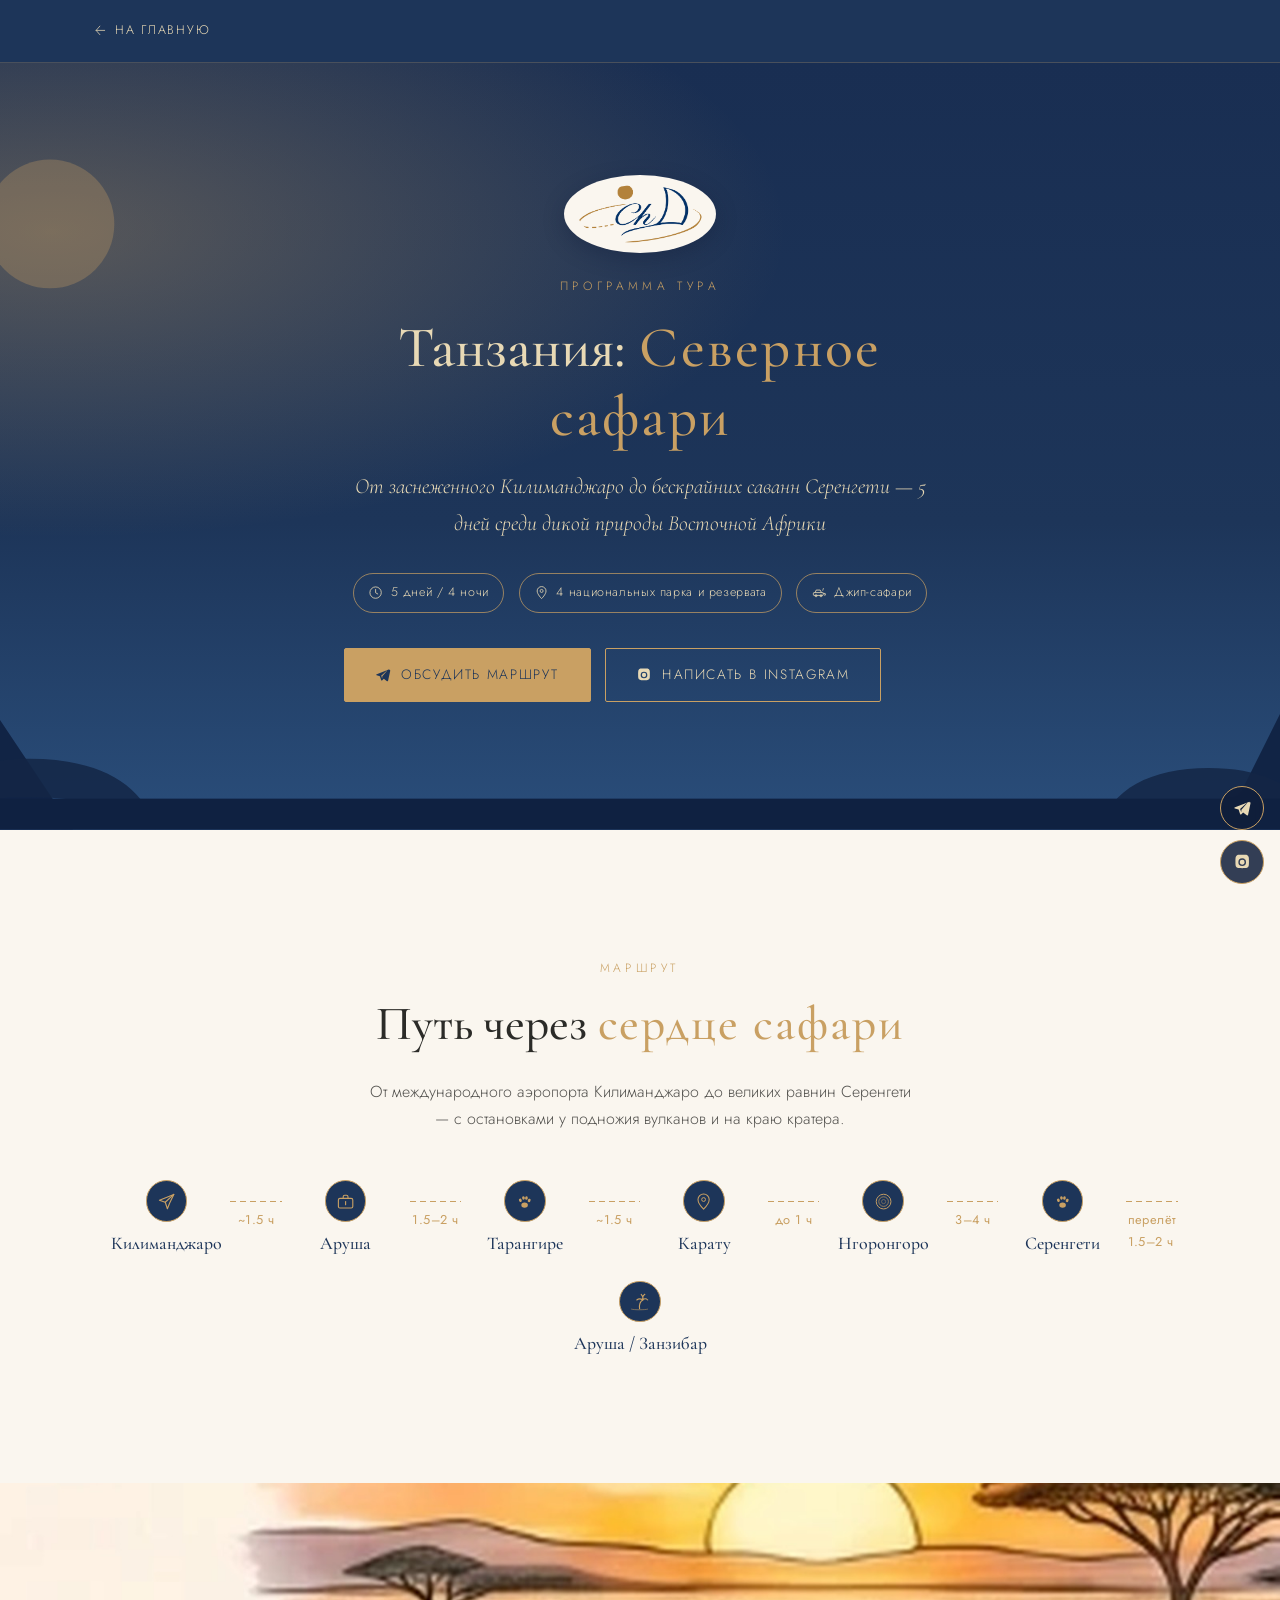
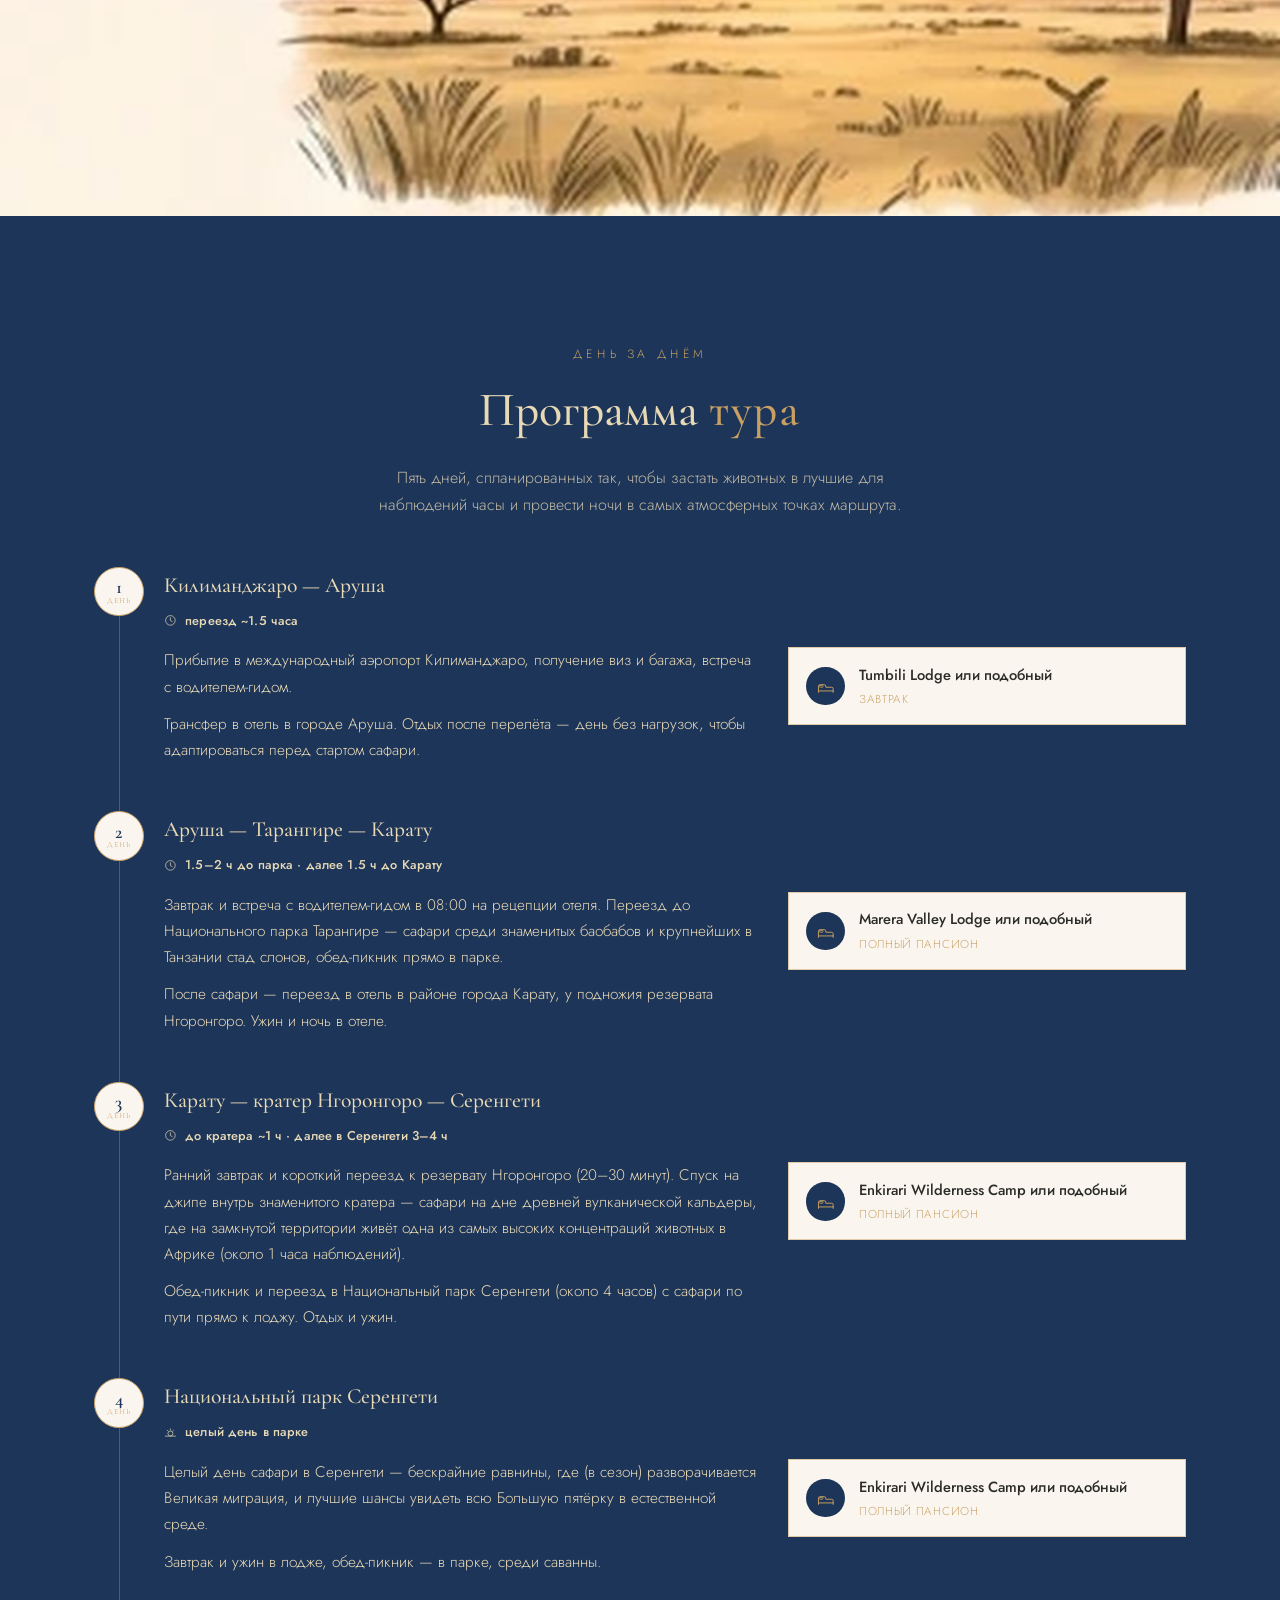
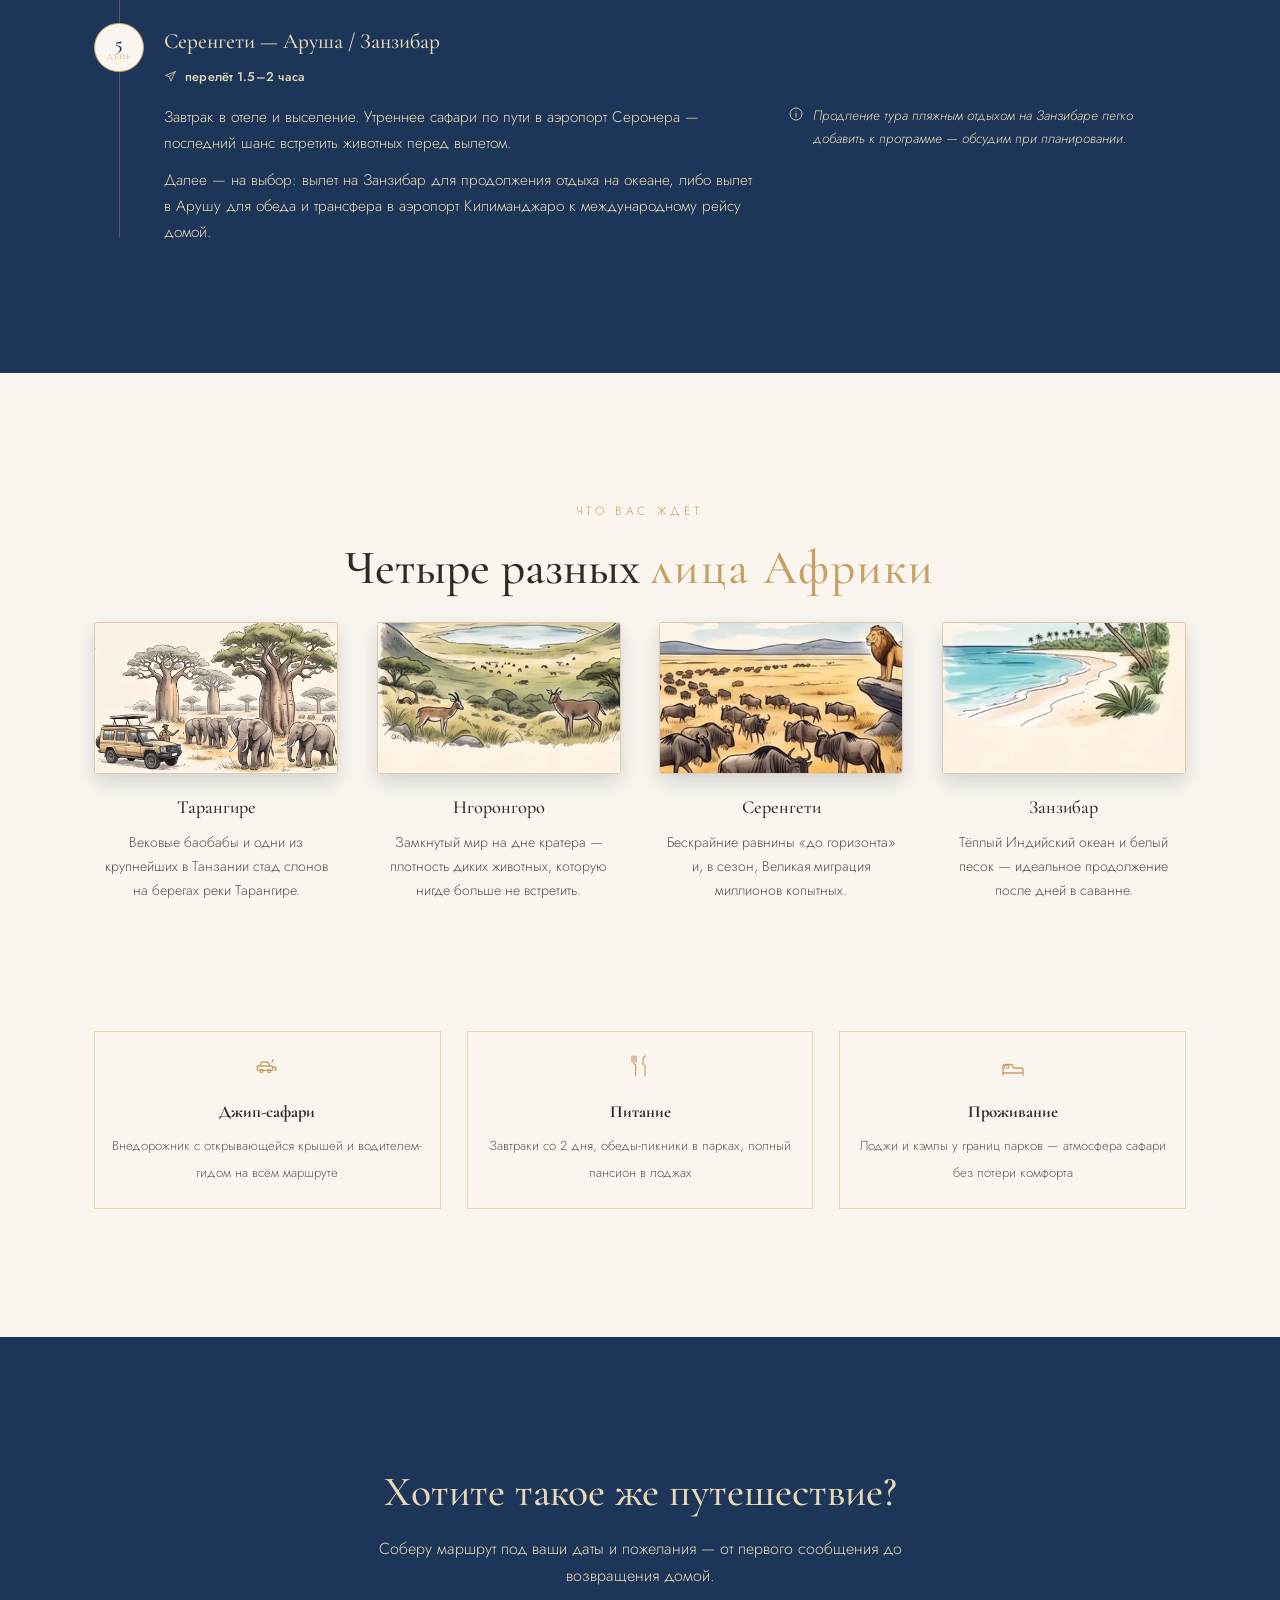
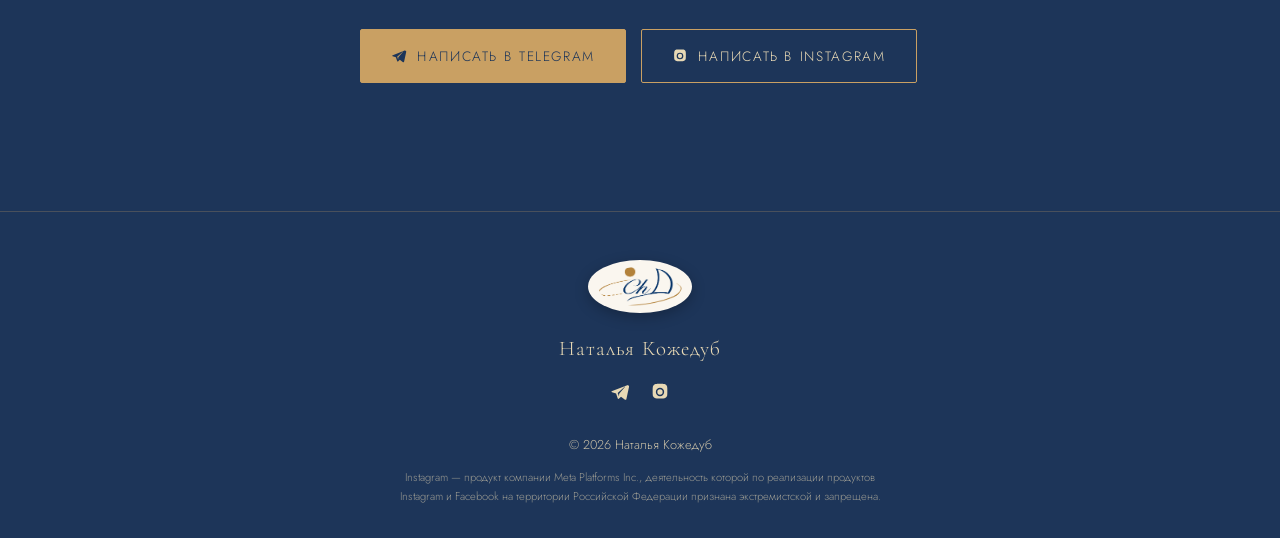
<file: tanzania-safari.html>
<!DOCTYPE html>
<html lang="ru">
<head>
<meta charset="UTF-8">
<meta name="viewport" content="width=device-width, initial-scale=1.0">
<title>Танзания: Северное сафари — программа тура | Наталья Кожедуб</title>
<meta name="description" content="Инфографика маршрута: 5 дней сафари по Танзании — Аруша, Тарангире, кратер Нгоронгоро, Серенгети. Программа тура от персонального турагента Натальи Кожедуб.">
<meta name="theme-color" content="#1D3559">
<link rel="icon" type="image/png" href="assets/favicon.png">

<meta property="og:title" content="Танзания: Северное сафари — программа тура">
<meta property="og:description" content="5 дней · Тарангире → Нгоронгоро → Серенгети → Занзибар">
<meta property="og:type" content="website">

<link rel="preconnect" href="https://fonts.googleapis.com">
<link rel="preconnect" href="https://fonts.gstatic.com" crossorigin>
<link href="https://fonts.googleapis.com/css2?family=Cormorant+Garamond:wght@400;500;600&family=Jost:wght@300;400;500;600&display=swap" rel="stylesheet">

<link rel="stylesheet" href="styles.css">
<style>
  /* ==========================================================================
     Safari infographic — page-specific styles (built on top of styles.css tokens)
     ========================================================================== */

  .breadcrumb {
    position: relative;
    z-index: 2;
    padding: 1.1rem 0;
    background: var(--color-navy);
    border-bottom: 1px solid rgba(201, 160, 99, 0.25);
  }
  .breadcrumb__link {
    display: inline-flex;
    align-items: center;
    gap: 0.5rem;
    font-size: 0.78rem;
    letter-spacing: 0.14em;
    text-transform: uppercase;
    color: var(--color-sand-light);
  }
  .breadcrumb__link:hover { color: var(--color-sand); }
  .breadcrumb__icon { width: 0.8rem; height: 0.8rem; fill: none; stroke: currentColor; stroke-width: 1.4; }

  /* ---- Safari hero ---- */
  .safari-hero {
    position: relative;
    overflow: hidden;
    background: var(--color-navy);
    color: var(--color-sand-light);
    text-align: center;
    padding: 5rem 0 6rem;
  }
  .safari-hero__bg { position: absolute; inset: 0; z-index: 0; }
  .safari-hero__bg svg { width: 100%; height: 100%; display: block; }
  .safari-hero__content { position: relative; z-index: 1; max-width: 40rem; margin: 0 auto; padding: 0 1.5rem; }
  .safari-hero__eyebrow {
    font-size: 0.75rem; letter-spacing: 0.35em; text-transform: uppercase;
    color: var(--color-sand); margin: 0 0 1.1rem;
  }
  .safari-hero__title { font-size: 2.4rem; line-height: 1.2; margin-bottom: 1rem; }
  .safari-hero__lead {
    font-family: var(--font-display); font-style: italic; font-size: 1.15rem;
    color: var(--color-sand-light); margin-bottom: 2rem;
  }
  .safari-hero__facts {
    display: flex; flex-wrap: wrap; gap: 0.6rem 0.9rem; justify-content: center;
    margin-bottom: 2.2rem;
  }
  .safari-hero__fact {
    display: inline-flex; align-items: center; gap: 0.45rem;
    padding: 0.5rem 0.9rem; border: 1px solid rgba(201, 160, 99, 0.7);
    color: var(--color-sand-light);
    border-radius: 999px; font-size: 0.78rem; letter-spacing: 0.05em;
  }
  .safari-hero__fact svg { width: 0.95rem; height: 0.95rem; fill: var(--color-sand-light); color: var(--color-sand-light); flex-shrink: 0; }

  /* ---- Route map strip ---- */
  .route-map {
    display: flex; flex-wrap: wrap; align-items: flex-start; justify-content: center;
    gap: 0.25rem 0; row-gap: 1.6rem;
  }
  .route-stop { display: flex; flex-direction: column; align-items: center; width: 8rem; text-align: center; }
  .route-stop__dot {
    width: 2.6rem; height: 2.6rem; border-radius: 50%;
    display: flex; align-items: center; justify-content: center;
    background: var(--color-navy); border: 1px solid var(--color-sand);
    color: var(--color-sand);
    margin-bottom: 0.6rem;
  }
  .route-stop__dot svg { width: 1.2rem; height: 1.2rem; fill: var(--color-sand); }
  .route-stop__dot svg.stroke-icon { fill: none; stroke: var(--color-sand); stroke-width: 1.3; }
  .route-stop__name { font-family: var(--font-display); font-size: 1.12rem; font-weight: 500; line-height: 1.3; color: var(--color-navy); white-space: nowrap; }
  .route-link {
    display: flex; flex-direction: column; align-items: center; justify-content: center;
    width: 3.2rem; margin-top: 1.3rem; flex-shrink: 0;
  }
  .route-link__line { width: 100%; height: 1px; background: repeating-linear-gradient(90deg, var(--color-sand) 0 6px, transparent 6px 10px); }
  .route-link__time { font-size: 0.8rem; font-weight: 400; color: var(--color-sand); margin-top: 0.45rem; white-space: nowrap; letter-spacing: 0.03em; }

  /* ---- Timeline / day cards ---- */
  .timeline { position: relative; display: grid; gap: 3rem; }
  .timeline::before {
    content: ''; position: absolute; left: 1.55rem; top: 0.5rem; bottom: 0.5rem;
    width: 1px; background: rgba(201, 160, 99, 0.35);
  }
  .day-card { position: relative; padding-left: 4.4rem; }
  .day-card__badge {
    position: absolute; left: 0; top: 0;
    width: 3.1rem; height: 3.1rem; border-radius: 50%;
    background: var(--color-cream); border: 1px solid var(--color-sand);
    display: flex; flex-direction: column; align-items: center; justify-content: center;
    font-family: var(--font-display); color: var(--color-navy); line-height: 1;
    z-index: 1;
  }
  .day-card__badge span:first-child { font-size: 1.15rem; font-weight: 600; }
  .day-card__badge span:last-child { font-size: 0.5rem; letter-spacing: 0.1em; text-transform: uppercase; color: var(--color-sand); }
  .day-card__title { font-size: 1.35rem; margin-bottom: 0.4rem; }
  .day-card__route {
    display: flex; align-items: center; flex-wrap: wrap; gap: 0.4rem 0.5rem;
    font-size: 0.8rem; color: var(--color-sand-light); font-weight: 500;
    margin-bottom: 1rem; letter-spacing: 0.01em;
  }
  .day-card__route svg { width: 0.8rem; height: 0.8rem; fill: none; stroke: var(--color-sand-light); stroke-width: 1.4; flex-shrink: 0; }
  .day-card__body { display: grid; gap: 1.6rem; }
  .day-card__text p { font-size: 0.96rem; margin-bottom: 0.7rem; }
  .day-card__text p:last-child { margin-bottom: 0; }

  .stay-card {
    display: flex; align-items: center; gap: 0.9rem;
    background: var(--color-cream); border: 1px solid rgba(201, 160, 99, 0.5);
    color: var(--color-graphite);
    padding: 0.9rem 1.1rem;
  }
  .stay-card__icon {
    width: 2.4rem; height: 2.4rem; flex-shrink: 0; border-radius: 50%;
    background: var(--color-navy); color: var(--color-sand);
    display: flex; align-items: center; justify-content: center;
  }
  .stay-card__icon svg { width: 1.1rem; height: 1.1rem; fill: none; stroke: var(--color-sand); stroke-width: 1.3; }
  .stay-card__name { font-size: 0.92rem; font-weight: 500; margin-bottom: 0.15rem; }
  .stay-card__meta { font-size: 0.72rem; letter-spacing: 0.06em; text-transform: uppercase; color: var(--color-sand); opacity: 0.95; }

  .day-card__note {
    display: flex; align-items: flex-start; gap: 0.6rem;
    color: var(--color-sand-light);
    font-size: 0.85rem; font-style: italic;
  }
  .day-card__note svg { width: 1rem; height: 1rem; fill: none; stroke: var(--color-sand-light); stroke-width: 1.3; flex-shrink: 0; margin-top: 0.15rem; }

  /* ---- Highlights ---- */
  .highlights { display: grid; grid-template-columns: 1fr; gap: 2.4rem; }
  .highlight { text-align: center; }
  .highlight__photo {
    aspect-ratio: 8 / 5;
    border-radius: 3px;
    overflow: hidden;
    margin-bottom: 1.1rem;
    border: 1px solid rgba(201, 160, 99, 0.5);
    box-shadow: 0 8px 20px rgba(29, 53, 89, 0.18);
  }
  .highlight__photo img { width: 100%; height: 100%; object-fit: cover; display: block; }
  .highlight__title { font-size: 1.15rem; margin-bottom: 0.5rem; }
  .highlight p { font-size: 0.88rem; opacity: 0.8; padding: 0 0.5rem; }

  /* ---- Panorama banner ---- */
  .panorama-banner { width: 100%; overflow: hidden; line-height: 0; background: var(--color-navy); }
  .panorama-banner img { width: 100%; height: clamp(160px, 26vw, 380px); object-fit: cover; display: block; }

  /* ---- Practical strip ---- */
  .practical { display: grid; grid-template-columns: 1fr; gap: 1.6rem; text-align: center; }
  .practical__item { padding: 1.4rem 1rem; border: 1px solid rgba(201, 160, 99, 0.4); color: var(--color-sand); }
  .practical__item strong, .practical__item span { color: var(--color-graphite); }
  .practical__item svg { width: 1.5rem; height: 1.5rem; fill: none; stroke: var(--color-sand); stroke-width: 1.3; margin-bottom: 0.7rem; }
  .practical__item strong { display: block; font-family: var(--font-display); font-size: 1.05rem; margin-bottom: 0.3rem; }
  .practical__item span { font-size: 0.82rem; opacity: 0.75; }

  @media (min-width: 768px) {
    .safari-hero { padding: 7rem 0 8rem; }
    .safari-hero__title { font-size: 3.2rem; }
    .safari-hero__lead { font-size: 1.35rem; }

    .day-card__body { grid-template-columns: 1.5fr 1fr; align-items: start; }

    .highlights { grid-template-columns: repeat(4, 1fr); }
    .practical { grid-template-columns: repeat(3, 1fr); }
  }

  @media (min-width: 1200px) {
    .safari-hero__title { font-size: 3.6rem; }
  }
</style>
</head>
<body>

<!-- Sprite: иконки, используются через <use> -->
<svg width="0" height="0" style="position:absolute" aria-hidden="true">
  <defs>
    <symbol id="icon-telegram" viewBox="0 0 24 24">
      <path d="M21.5 3.5 2.7 10.8c-1.2.5-1.2 1.2-.2 1.5l4.8 1.5 1.9 5.7c.2.6.4.8.9.8.4 0 .6-.2.8-.4l2.3-2.2 4.8 3.5c.9.5 1.5.2 1.7-.8l3.1-14.5c.3-1.3-.5-1.9-1.3-1.4Zm-12.6 10 8.7-7.9c.4-.4.8-.2.5.2l-7.1 8.2-.3 3.3-1.2-3.8Z"/>
    </symbol>
    <symbol id="icon-instagram" viewBox="0 0 24 24">
      <path d="M12 2.2c2.7 0 3 0 4 .1 1.1 0 1.8.2 2.2.4a4.4 4.4 0 0 1 2.1 2.1c.2.4.4 1.1.4 2.2.1 1 .1 1.3.1 4s0 3-.1 4c0 1.1-.2 1.8-.4 2.2a4.4 4.4 0 0 1-2.1 2.1c-.4.2-1.1.4-2.2.4-1 .1-1.3.1-4 .1s-3 0-4-.1c-1.1 0-1.8-.2-2.2-.4a4.4 4.4 0 0 1-2.1-2.1c-.2-.4-.4-1.1-.4-2.2-.1-1-.1-1.3-.1-4s0-3 .1-4c0-1.1.2-1.8.4-2.2A4.4 4.4 0 0 1 5.8 2.7c.4-.2 1.1-.4 2.2-.4 1-.1 1.3-.1 4-.1ZM12 7a5 5 0 1 0 0 10 5 5 0 0 0 0-10Zm0 8.2A3.2 3.2 0 1 1 12 8.8a3.2 3.2 0 0 1 0 6.4Zm5.2-8.4a1.2 1.2 0 1 1-2.3 0 1.2 1.2 0 0 1 2.3 0Z"/>
    </symbol>
    <symbol id="icon-arrow-left" viewBox="0 0 24 24">
      <path d="M11 4 4 12l7 8M4 12h16" fill="none" stroke="currentColor" stroke-width="1.4" stroke-linecap="round" stroke-linejoin="round"/>
    </symbol>

    <!-- Route / day icons -->
    <symbol id="icon-plane" viewBox="0 0 24 24">
      <path d="M21 3 3 10.2l7.3 2.6L13 21l3-7.5L21 3Z" fill="none" stroke="currentColor" stroke-width="1.4" stroke-linejoin="round" stroke-linecap="round"/>
      <path d="M21 3 10.3 12.8" fill="none" stroke="currentColor" stroke-width="1.4" stroke-linecap="round"/>
    </symbol>
    <symbol id="icon-suitcase" viewBox="0 0 24 24">
      <rect x="3" y="8" width="18" height="12" rx="2" fill="none" stroke="currentColor" stroke-width="1.4"/>
      <path d="M9 8V6a2 2 0 0 1 2-2h2a2 2 0 0 1 2 2v2" fill="none" stroke="currentColor" stroke-width="1.4"/>
      <path d="M12 12v4" fill="none" stroke="currentColor" stroke-width="1.4" stroke-linecap="round"/>
    </symbol>
    <symbol id="icon-mountain" viewBox="0 0 24 24">
      <path d="M2 20 9 6l3 5 3-6 7 15Z" fill="none" stroke="currentColor" stroke-width="1.3" stroke-linejoin="round"/>
      <path d="M8 7.4 9.6 9.6 11.2 7.8 12.8 10 14.2 6.6" fill="none" stroke="currentColor" stroke-width="1.1" stroke-linejoin="round" stroke-linecap="round"/>
    </symbol>
    <symbol id="icon-jeep" viewBox="0 0 24 24">
      <rect x="2.2" y="12" width="15.5" height="4.4" rx="1" fill="none" stroke="currentColor" stroke-width="1.3"/>
      <path d="M5 12 6.6 8h6.3L15 12" fill="none" stroke="currentColor" stroke-width="1.3" stroke-linejoin="round"/>
      <circle cx="6.4" cy="17" r="1.6" fill="none" stroke="currentColor" stroke-width="1.3"/>
      <circle cx="14.2" cy="17" r="1.6" fill="none" stroke="currentColor" stroke-width="1.3"/>
      <path d="M17.7 13 21 13.6V16h-1.8" fill="none" stroke="currentColor" stroke-width="1.3" stroke-linejoin="round"/>
      <path d="M17 8.5 18 5.5" fill="none" stroke="currentColor" stroke-width="1.1" stroke-linecap="round"/>
    </symbol>
    <symbol id="icon-crater" viewBox="0 0 24 24">
      <circle cx="12" cy="12" r="9.2" fill="none" stroke="currentColor" stroke-width="1.2"/>
      <circle cx="12" cy="12" r="6" fill="none" stroke="currentColor" stroke-width="1.1" opacity="0.75"/>
      <circle cx="12" cy="12" r="2.6" fill="none" stroke="currentColor" stroke-width="1" opacity="0.55"/>
    </symbol>
    <symbol id="icon-paw" viewBox="0 0 24 24">
      <ellipse cx="12" cy="16.3" rx="4.1" ry="3.3"/>
      <ellipse cx="6.7" cy="10.4" rx="1.7" ry="2.2" transform="rotate(-24 6.7 10.4)"/>
      <ellipse cx="10.6" cy="7.4" rx="1.7" ry="2.2" transform="rotate(-6 10.6 7.4)"/>
      <ellipse cx="14.3" cy="7.6" rx="1.7" ry="2.2" transform="rotate(6 14.3 7.6)"/>
      <ellipse cx="17.7" cy="10.6" rx="1.7" ry="2.2" transform="rotate(24 17.7 10.6)"/>
    </symbol>
    <symbol id="icon-tree" viewBox="0 0 24 24">
      <path d="M12 22V12.5" fill="none" stroke="currentColor" stroke-width="1.3" stroke-linecap="round"/>
      <ellipse cx="12" cy="7.6" rx="8.6" ry="2.4"/>
      <ellipse cx="12" cy="10" rx="6.4" ry="2.6"/>
    </symbol>
    <symbol id="icon-sun" viewBox="0 0 24 24">
      <circle cx="12" cy="14" r="4.6" fill="none" stroke="currentColor" stroke-width="1.3"/>
      <path d="M12 5.5v2M6.2 8l1.4 1.4M17.8 8l-1.4 1.4M2.5 19h19" fill="none" stroke="currentColor" stroke-width="1.3" stroke-linecap="round"/>
    </symbol>
    <symbol id="icon-beach" viewBox="0 0 24 24">
      <path d="M12 21c-.8-5.5.6-9 4-11" fill="none" stroke="currentColor" stroke-width="1.4" stroke-linecap="round"/>
      <path d="M16 10c-2.6-1.8-5.4-1.8-7.5 0M16 10c-.7-2.7 0-5.2 2.6-7.2M16 10c1.8-1.8 4.4-1.8 6.2 0M16 10c.8-2.6 0-5-2-7" fill="none" stroke="currentColor" stroke-width="1.3" stroke-linecap="round"/>
      <path d="M2 21.5c3 1 17 1 20 0" fill="none" stroke="currentColor" stroke-width="1.1" stroke-linecap="round" opacity="0.6"/>
    </symbol>
    <symbol id="icon-bed" viewBox="0 0 24 24">
      <path d="M2 19v-6.5A2 2 0 0 1 4 10.5h6a2 2 0 0 1 2 2V14" fill="none" stroke="currentColor" stroke-width="1.3" stroke-linejoin="round"/>
      <path d="M12 14h8a2 2 0 0 1 2 2v3" fill="none" stroke="currentColor" stroke-width="1.3" stroke-linejoin="round"/>
      <path d="M2 19v2M22 19v2M2 19h20" fill="none" stroke="currentColor" stroke-width="1.3" stroke-linecap="round"/>
      <rect x="3.5" y="11.5" width="4.5" height="2.5" rx="0.8" fill="none" stroke="currentColor" stroke-width="1.1"/>
    </symbol>
    <symbol id="icon-meal" viewBox="0 0 24 24">
      <path d="M6 2v7a1.6 1.6 0 0 0 1.6 1.6V22M6 2v6M8 2v6M4 2v6" fill="none" stroke="currentColor" stroke-width="1.2" stroke-linecap="round" stroke-linejoin="round"/>
      <path d="M17.5 2c-1.6.3-2.5 1.9-2.5 4v3.2c0 1.3.9 2.3 2 2.5V22" fill="none" stroke="currentColor" stroke-width="1.2" stroke-linecap="round" stroke-linejoin="round"/>
    </symbol>
    <symbol id="icon-clock" viewBox="0 0 24 24">
      <circle cx="12" cy="12" r="9" fill="none" stroke="currentColor" stroke-width="1.3"/>
      <path d="M12 7v5.2l3.4 2" fill="none" stroke="currentColor" stroke-width="1.3" stroke-linecap="round" stroke-linejoin="round"/>
    </symbol>
    <symbol id="icon-pin" viewBox="0 0 24 24">
      <path d="M12 21.5S5 14.7 5 9.5a7 7 0 1 1 14 0c0 5.2-7 12-7 12Z" fill="none" stroke="currentColor" stroke-width="1.3" stroke-linejoin="round"/>
      <circle cx="12" cy="9.4" r="2.4" fill="none" stroke="currentColor" stroke-width="1.2"/>
    </symbol>
    <symbol id="icon-info" viewBox="0 0 24 24">
      <circle cx="12" cy="12" r="9" fill="none" stroke="currentColor" stroke-width="1.3"/>
      <path d="M12 11v5.5M12 8v.01" fill="none" stroke="currentColor" stroke-width="1.4" stroke-linecap="round"/>
    </symbol>
  </defs>
</svg>

<!-- Sticky-иконки соцсетей -->
<div class="sticky-social" aria-label="Быстрая связь">
  <a href="https://t.me/ta_nkru" target="_blank" rel="noopener" class="sticky-social__link" aria-label="Написать в Telegram">
    <svg class="sticky-social__icon" aria-hidden="true"><use href="#icon-telegram"/></svg>
  </a>
  <a href="https://instagram.com/chokdoktravel" target="_blank" rel="noopener" class="sticky-social__link" aria-label="Написать в Instagram">
    <svg class="sticky-social__icon" aria-hidden="true"><use href="#icon-instagram"/></svg>
  </a>
</div>

<nav class="breadcrumb">
  <div class="container">
    <a class="breadcrumb__link" href="index.html">
      <svg class="breadcrumb__icon" aria-hidden="true"><use href="#icon-arrow-left"/></svg>
      На главную
    </a>
  </div>
</nav>

<!-- Hero -->
<header class="safari-hero">
  <div class="safari-hero__bg" aria-hidden="true">
    <svg viewBox="0 0 1200 500" preserveAspectRatio="xMidYMax slice" xmlns="http://www.w3.org/2000/svg">
      <defs>
        <linearGradient id="skyGrad" x1="0%" y1="0%" x2="0%" y2="100%">
          <stop offset="0%" stop-color="#192E52"/>
          <stop offset="60%" stop-color="#1D3559"/>
          <stop offset="100%" stop-color="#2A4E7B"/>
        </linearGradient>
        <radialGradient id="sunGlow" cx="18%" cy="22%" r="40%">
          <stop offset="0%" stop-color="#C9A063" stop-opacity="0.35"/>
          <stop offset="100%" stop-color="#C9A063" stop-opacity="0"/>
        </radialGradient>
      </defs>
      <rect width="1200" height="500" fill="url(#skyGrad)"/>
      <rect width="1200" height="500" fill="url(#sunGlow)"/>
      <circle cx="215" cy="105" r="42" fill="#C9A063" opacity="0.3"/>
      <g fill="#0F2141" opacity="0.9">
        <path d="M0 500 L0 430 L60 340 L110 400 L150 380 L230 500Z"/>
        <path d="M980 500 L1020 420 L1070 470 L1120 380 L1200 500Z"/>
      </g>
      <g fill="#132646" opacity="0.85">
        <path d="M120 500c8-30 38-46 82-46s74 16 82 46c-20-14-50-21-82-21s-62 7-82 21Z"/>
        <path d="M900 500c7-26 33-40 71-40s64 14 71 40c-17-12-43-18-71-18s-54 6-71 18Z"/>
      </g>
      <rect y="480" width="1200" height="20" fill="#0F2141"/>
    </svg>
  </div>
  <div class="safari-hero__content">
    <img class="brand-mark" src="assets/logo.png" alt="Chokdok — логотип Натальи Кожедуб" width="152" height="78">
    <p class="safari-hero__eyebrow">Программа тура</p>
    <h1 class="safari-hero__title">Танзания: <span class="accent">Северное сафари</span></h1>
    <p class="safari-hero__lead">От заснеженного Килиманджаро до бескрайних саванн Серенгети — 5 дней среди дикой природы Восточной Африки</p>
    <div class="safari-hero__facts">
      <span class="safari-hero__fact"><svg aria-hidden="true"><use href="#icon-clock"/></svg>5 дней / 4 ночи</span>
      <span class="safari-hero__fact"><svg aria-hidden="true"><use href="#icon-pin"/></svg>4 национальных парка и резервата</span>
      <span class="safari-hero__fact"><svg aria-hidden="true"><use href="#icon-jeep"/></svg>Джип-сафари</span>
    </div>
    <div class="hero__actions">
      <a class="btn btn--solid" href="https://t.me/ta_nkru" target="_blank" rel="noopener">
        <svg class="btn__icon" aria-hidden="true"><use href="#icon-telegram"/></svg>
        Обсудить маршрут
      </a>
      <a class="btn btn--outline btn--outline-light" href="https://instagram.com/chokdoktravel" target="_blank" rel="noopener">
        <svg class="btn__icon" aria-hidden="true"><use href="#icon-instagram"/></svg>
        Написать в Instagram
      </a>
    </div>
  </div>
</header>

<main>

  <!-- Route map -->
  <section class="section section--cream" id="route">
    <div class="container">
      <p class="eyebrow eyebrow--center">Маршрут</p>
      <h2 class="section__title section__title--center">Путь через <span class="accent">сердце сафари</span></h2>
      <p class="section__lead">От международного аэропорта Килиманджаро до великих равнин Серенгети — с остановками у подножия вулканов и на краю кратера.</p>

      <div class="route-map reveal">
        <div class="route-stop">
          <span class="route-stop__dot"><svg class="stroke-icon" aria-hidden="true"><use href="#icon-plane"/></svg></span>
          <span class="route-stop__name">Килиманджаро</span>
        </div>
        <div class="route-link"><span class="route-link__line"></span><span class="route-link__time">~1.5 ч</span></div>

        <div class="route-stop">
          <span class="route-stop__dot"><svg class="stroke-icon" aria-hidden="true"><use href="#icon-suitcase"/></svg></span>
          <span class="route-stop__name">Аруша</span>
        </div>
        <div class="route-link"><span class="route-link__line"></span><span class="route-link__time">1.5–2 ч</span></div>

        <div class="route-stop">
          <span class="route-stop__dot"><svg aria-hidden="true"><use href="#icon-paw"/></svg></span>
          <span class="route-stop__name">Тарангире</span>
        </div>
        <div class="route-link"><span class="route-link__line"></span><span class="route-link__time">~1.5 ч</span></div>

        <div class="route-stop">
          <span class="route-stop__dot"><svg class="stroke-icon" aria-hidden="true"><use href="#icon-pin"/></svg></span>
          <span class="route-stop__name">Карату</span>
        </div>
        <div class="route-link"><span class="route-link__line"></span><span class="route-link__time">до 1 ч</span></div>

        <div class="route-stop">
          <span class="route-stop__dot"><svg class="stroke-icon" aria-hidden="true"><use href="#icon-crater"/></svg></span>
          <span class="route-stop__name">Нгоронгоро</span>
        </div>
        <div class="route-link"><span class="route-link__line"></span><span class="route-link__time">3–4 ч</span></div>

        <div class="route-stop">
          <span class="route-stop__dot"><svg aria-hidden="true"><use href="#icon-paw"/></svg></span>
          <span class="route-stop__name">Серенгети</span>
        </div>
        <div class="route-link"><span class="route-link__line"></span><span class="route-link__time">перелёт<br>1.5–2 ч</span></div>

        <div class="route-stop">
          <span class="route-stop__dot"><svg class="stroke-icon" aria-hidden="true"><use href="#icon-beach"/></svg></span>
          <span class="route-stop__name">Аруша / Занзибар</span>
        </div>
      </div>
    </div>
  </section>

  <div class="panorama-banner">
    <img src="assets/scene-panorama.jpg" alt="Панорама саванны на закате: жирафы, баобаб и вершина Килиманджаро вдалеке" loading="lazy" width="1600" height="520">
  </div>

  <!-- Timeline -->
  <section class="section section--navy" id="days">
    <div class="container">
      <p class="eyebrow eyebrow--center">День за днём</p>
      <h2 class="section__title section__title--center">Программа <span class="accent">тура</span></h2>
      <p class="section__lead" style="color: var(--color-sand-light);">Пять дней, спланированных так, чтобы застать животных в лучшие для наблюдений часы и провести ночи в самых атмосферных точках маршрута.</p>

      <div class="timeline">

        <!-- Day 1 -->
        <article class="day-card reveal">
          <div class="day-card__badge"><span>1</span><span>день</span></div>
          <h3 class="day-card__title" style="color: var(--color-sand-light);">Килиманджаро — Аруша</h3>
          <p class="day-card__route">
            <svg aria-hidden="true"><use href="#icon-clock"/></svg> переезд ~1.5 часа
          </p>
          <div class="day-card__body">
            <div class="day-card__text" style="color: var(--color-sand-light);">
              <p>Прибытие в международный аэропорт Килиманджаро, получение виз и багажа, встреча с водителем-гидом.</p>
              <p>Трансфер в отель в городе Аруша. Отдых после перелёта — день без нагрузок, чтобы адаптироваться перед стартом сафари.</p>
            </div>
            <div class="stay-card">
              <span class="stay-card__icon"><svg aria-hidden="true"><use href="#icon-bed"/></svg></span>
              <div>
                <div class="stay-card__name">Tumbili Lodge или подобный</div>
                <div class="stay-card__meta">Завтрак</div>
              </div>
            </div>
          </div>
        </article>

        <!-- Day 2 -->
        <article class="day-card reveal">
          <div class="day-card__badge"><span>2</span><span>день</span></div>
          <h3 class="day-card__title" style="color: var(--color-sand-light);">Аруша — Тарангире — Карату</h3>
          <p class="day-card__route">
            <svg aria-hidden="true"><use href="#icon-clock"/></svg> 1.5–2 ч до парка · далее 1.5 ч до Карату
          </p>
          <div class="day-card__body">
            <div class="day-card__text" style="color: var(--color-sand-light);">
              <p>Завтрак и встреча с водителем-гидом в 08:00 на рецепции отеля. Переезд до Национального парка Тарангире — сафари среди знаменитых баобабов и крупнейших в Танзании стад слонов, обед-пикник прямо в парке.</p>
              <p>После сафари — переезд в отель в районе города Карату, у подножия резервата Нгоронгоро. Ужин и ночь в отеле.</p>
            </div>
            <div class="stay-card">
              <span class="stay-card__icon"><svg aria-hidden="true"><use href="#icon-bed"/></svg></span>
              <div>
                <div class="stay-card__name">Marera Valley Lodge или подобный</div>
                <div class="stay-card__meta">Полный пансион</div>
              </div>
            </div>
          </div>
        </article>

        <!-- Day 3 -->
        <article class="day-card reveal">
          <div class="day-card__badge"><span>3</span><span>день</span></div>
          <h3 class="day-card__title" style="color: var(--color-sand-light);">Карату — кратер Нгоронгоро — Серенгети</h3>
          <p class="day-card__route">
            <svg aria-hidden="true"><use href="#icon-clock"/></svg> до кратера ~1 ч · далее в Серенгети 3–4 ч
          </p>
          <div class="day-card__body">
            <div class="day-card__text" style="color: var(--color-sand-light);">
              <p>Ранний завтрак и короткий переезд к резервату Нгоронгоро (20–30 минут). Спуск на джипе внутрь знаменитого кратера — сафари на дне древней вулканической кальдеры, где на замкнутой территории живёт одна из самых высоких концентраций животных в Африке (около 1 часа наблюдений).</p>
              <p>Обед-пикник и переезд в Национальный парк Серенгети (около 4 часов) с сафари по пути прямо к лоджу. Отдых и ужин.</p>
            </div>
            <div class="stay-card">
              <span class="stay-card__icon"><svg aria-hidden="true"><use href="#icon-bed"/></svg></span>
              <div>
                <div class="stay-card__name">Enkirari Wilderness Camp или подобный</div>
                <div class="stay-card__meta">Полный пансион</div>
              </div>
            </div>
          </div>
        </article>

        <!-- Day 4 -->
        <article class="day-card reveal">
          <div class="day-card__badge"><span>4</span><span>день</span></div>
          <h3 class="day-card__title" style="color: var(--color-sand-light);">Национальный парк Серенгети</h3>
          <p class="day-card__route">
            <svg aria-hidden="true"><use href="#icon-sun"/></svg> целый день в парке
          </p>
          <div class="day-card__body">
            <div class="day-card__text" style="color: var(--color-sand-light);">
              <p>Целый день сафари в Серенгети — бескрайние равнины, где (в сезон) разворачивается Великая миграция, и лучшие шансы увидеть всю Большую пятёрку в естественной среде.</p>
              <p>Завтрак и ужин в лодже, обед-пикник — в парке, среди саванны.</p>
            </div>
            <div class="stay-card">
              <span class="stay-card__icon"><svg aria-hidden="true"><use href="#icon-bed"/></svg></span>
              <div>
                <div class="stay-card__name">Enkirari Wilderness Camp или подобный</div>
                <div class="stay-card__meta">Полный пансион</div>
              </div>
            </div>
          </div>
        </article>

        <!-- Day 5 -->
        <article class="day-card reveal">
          <div class="day-card__badge"><span>5</span><span>день</span></div>
          <h3 class="day-card__title" style="color: var(--color-sand-light);">Серенгети — Аруша / Занзибар</h3>
          <p class="day-card__route">
            <svg aria-hidden="true"><use href="#icon-plane"/></svg> перелёт 1.5–2 часа
          </p>
          <div class="day-card__body">
            <div class="day-card__text" style="color: var(--color-sand-light);">
              <p>Завтрак в отеле и выселение. Утреннее сафари по пути в аэропорт Серонера — последний шанс встретить животных перед вылетом.</p>
              <p>Далее — на выбор: вылет на Занзибар для продолжения отдыха на океане, либо вылет в Арушу для обеда и трансфера в аэропорт Килиманджаро к международному рейсу домой.</p>
            </div>
            <div class="day-card__note">
              <svg aria-hidden="true"><use href="#icon-info"/></svg>
              <span>Продление тура пляжным отдыхом на Занзибаре легко добавить к программе — обсудим при планировании.</span>
            </div>
          </div>
        </article>

      </div>
    </div>
  </section>

  <!-- Highlights -->
  <section class="section section--cream" id="highlights">
    <div class="container">
      <p class="eyebrow eyebrow--center">Что вас ждёт</p>
      <h2 class="section__title section__title--center">Четыре разных <span class="accent">лица Африки</span></h2>

      <div class="highlights">
        <div class="highlight reveal">
          <div class="highlight__photo"><img src="assets/scene-tarangire.jpg" alt="Тарангире: баобаб и жирафы в свете заката" loading="lazy" width="800" height="500"></div>
          <h3 class="highlight__title">Тарангире</h3>
          <p>Вековые баобабы и одни из крупнейших в Танзании стад слонов на берегах реки Тарангире.</p>
        </div>
        <div class="highlight reveal">
          <div class="highlight__photo"><img src="assets/scene-ngorongoro.jpg" alt="Кратер Нгоронгоро с высоты птичьего полёта" loading="lazy" width="800" height="500"></div>
          <h3 class="highlight__title">Нгоронгоро</h3>
          <p>Замкнутый мир на дне кратера — плотность диких животных, которую нигде больше не встретить.</p>
        </div>
        <div class="highlight reveal">
          <div class="highlight__photo"><img src="assets/scene-serengeti.jpg" alt="Бескрайние равнины Серенгети на рассвете" loading="lazy" width="800" height="500"></div>
          <h3 class="highlight__title">Серенгети</h3>
          <p>Бескрайние равнины «до горизонта» и, в сезон, Великая миграция миллионов копытных.</p>
        </div>
        <div class="highlight reveal">
          <div class="highlight__photo"><img src="assets/scene-zanzibar.jpg" alt="Океан и парусная лодка дхоу у берегов Занзибара" loading="lazy" width="800" height="500"></div>
          <h3 class="highlight__title">Занзибар</h3>
          <p>Тёплый Индийский океан и белый песок — идеальное продолжение после дней в саванне.</p>
        </div>
      </div>
    </div>
  </section>

  <!-- Practical info -->
  <section class="section section--cream" style="padding-top: 0;" id="practical">
    <div class="container">
      <div class="practical">
        <div class="practical__item reveal">
          <svg aria-hidden="true"><use href="#icon-jeep"/></svg>
          <strong>Джип-сафари</strong>
          <span>Внедорожник с открывающейся крышей и водителем-гидом на всём маршруте</span>
        </div>
        <div class="practical__item reveal">
          <svg aria-hidden="true"><use href="#icon-meal"/></svg>
          <strong>Питание</strong>
          <span>Завтраки со 2 дня, обеды-пикники в парках, полный пансион в лоджах</span>
        </div>
        <div class="practical__item reveal">
          <svg aria-hidden="true"><use href="#icon-bed"/></svg>
          <strong>Проживание</strong>
          <span>Лоджи и кэмпы у границ парков — атмосфера сафари без потери комфорта</span>
        </div>
      </div>
    </div>
  </section>

  <!-- CTA -->
  <section class="section section--navy cta">
    <div class="container cta__inner reveal">
      <h2 class="cta__title">Хотите такое же путешествие?</h2>
      <p class="cta__lead">Соберу маршрут под ваши даты и пожелания — от первого сообщения до возвращения домой.</p>
      <div class="hero__actions">
        <a class="btn btn--solid" href="https://t.me/ta_nkru" target="_blank" rel="noopener">
          <svg class="btn__icon" aria-hidden="true"><use href="#icon-telegram"/></svg>
          Написать в Telegram
        </a>
        <a class="btn btn--outline btn--outline-light" href="https://instagram.com/chokdoktravel" target="_blank" rel="noopener">
          <svg class="btn__icon" aria-hidden="true"><use href="#icon-instagram"/></svg>
          Написать в Instagram
        </a>
      </div>
    </div>
  </section>

</main>

<footer class="footer">
  <div class="container footer__inner">
    <img class="brand-mark" src="assets/logo.png" alt="Chokdok — логотип Натальи Кожедуб" width="104" height="53">
    <p class="footer__brand">Наталья Кожедуб</p>
    <div class="footer__social">
      <a href="https://t.me/ta_nkru" target="_blank" rel="noopener" aria-label="Telegram">
        <svg class="footer__icon" aria-hidden="true"><use href="#icon-telegram"/></svg>
      </a>
      <a href="https://instagram.com/chokdoktravel" target="_blank" rel="noopener" aria-label="Instagram">
        <svg class="footer__icon" aria-hidden="true"><use href="#icon-instagram"/></svg>
      </a>
    </div>
    <p class="footer__copyright">© 2026 Наталья Кожедуб</p>
    <p class="footer__legal">Instagram — продукт компании Meta Platforms Inc., деятельность которой по реализации продуктов Instagram и Facebook на территории Российской Федерации признана экстремистской и запрещена.</p>
  </div>
</footer>

<script src="script.js"></script>
</body>
</html>
</file>
<file: styles.css>
/* ==========================================================================
   Design tokens
   ========================================================================== */
:root {
  --color-navy: #1D3559;
  --color-navy-light: #2A4E7B;
  --color-sand: #C9A063;
  --color-sand-light: #E8D9B5;
  --color-cream: #FAF6EF;
  --color-graphite: #2B2B28;

  --font-display: 'Cormorant Garamond', 'Playfair Display', serif;
  --font-body: 'Jost', 'Inter', sans-serif;

  --container-width: 1140px;
  --space-section: 6rem;
  --transition-soft: 0.6s cubic-bezier(0.22, 1, 0.36, 1);
}

/* ==========================================================================
   Reset
   ========================================================================== */
*, *::before, *::after { box-sizing: border-box; }
html { scroll-behavior: smooth; }
body {
  margin: 0;
  font-family: var(--font-body);
  font-weight: 300;
  color: var(--color-graphite);
  background: var(--color-cream);
  line-height: 1.7;
  -webkit-font-smoothing: antialiased;
}
img, video { max-width: 100%; display: block; }
a { color: inherit; text-decoration: none; }
h1, h2, h3 { font-family: var(--font-display); font-weight: 500; margin: 0; }
p { margin: 0 0 1.2em; }
p:last-child { margin-bottom: 0; }

.container {
  width: 100%;
  max-width: var(--container-width);
  margin: 0 auto;
  padding: 0 1.5rem;
}

.section { padding: var(--space-section) 0; }
.section--cream { background: var(--color-cream); }
.section--navy { background: var(--color-navy); color: var(--color-sand-light); }

.eyebrow {
  font-family: var(--font-body);
  font-size: 0.75rem;
  letter-spacing: 0.3em;
  text-transform: uppercase;
  color: var(--color-sand);
  margin: 0 0 1rem;
}
.eyebrow--center { text-align: center; }

.section__title {
  font-size: 2rem;
  line-height: 1.25;
  margin: 0 0 1.5rem;
}
.section__title--center { text-align: center; max-width: 40rem; margin-left: auto; margin-right: auto; }
.section__lead {
  text-align: center;
  max-width: 34rem;
  margin: 0 auto 3rem;
  color: var(--color-graphite);
  opacity: 0.8;
}
.accent {
  color: var(--color-sand);
  letter-spacing: 0.04em;
}

/* ==========================================================================
   Buttons
   ========================================================================== */
.btn {
  display: inline-flex;
  align-items: center;
  gap: 0.6rem;
  padding: 0.9rem 1.9rem;
  font-family: var(--font-body);
  font-size: 0.85rem;
  letter-spacing: 0.12em;
  text-transform: uppercase;
  border: 1px solid var(--color-sand);
  border-radius: 2px;
  transition: background-color var(--transition-soft), color var(--transition-soft), border-color var(--transition-soft);
  white-space: nowrap;
}
.btn__icon { width: 1rem; height: 1rem; fill: currentColor; flex-shrink: 0; }

.btn--outline {
  color: var(--color-sand-light);
  background: transparent;
}
.btn--outline:hover {
  background: var(--color-sand);
  color: var(--color-navy);
}
.btn--outline-light {
  color: var(--color-sand-light);
}
.btn--solid {
  background: var(--color-sand);
  color: var(--color-navy);
  border-color: var(--color-sand);
}
.btn--solid:hover {
  background: transparent;
  color: var(--color-sand-light);
}

/* ==========================================================================
   Sticky social
   ========================================================================== */
.sticky-social {
  position: fixed;
  z-index: 50;
  right: 1rem;
  bottom: 1rem;
  display: flex;
  flex-direction: column;
  gap: 0.6rem;
}
.sticky-social__link {
  width: 2.75rem;
  height: 2.75rem;
  display: flex;
  align-items: center;
  justify-content: center;
  border: 1px solid var(--color-sand);
  background: rgba(16, 30, 58, 0.85);
  backdrop-filter: blur(4px);
  border-radius: 50%;
  transition: background-color var(--transition-soft), transform var(--transition-soft);
}
.sticky-social__link:hover {
  background: var(--color-sand);
  transform: translateY(-2px);
}
.sticky-social__icon {
  width: 1.15rem;
  height: 1.15rem;
  fill: var(--color-sand-light);
}
.sticky-social__link:hover .sticky-social__icon { fill: var(--color-navy); }

/* ==========================================================================
   Hero
   ========================================================================== */
.hero {
  position: relative;
  min-height: 100svh;
  display: flex;
  align-items: center;
  justify-content: center;
  overflow: hidden;
  color: var(--color-sand-light);
  text-align: center;
}
.hero__bg {
  position: absolute;
  inset: 0;
  background-size: cover;
  background-position: center;
  background-color: var(--color-navy);
}
.hero__overlay {
  position: absolute;
  inset: 0;
  background:
    linear-gradient(180deg, rgba(16,30,58,0.55) 0%, rgba(16,30,58,0.75) 60%, rgba(16,30,58,0.95) 100%);
}
.hero__content {
  position: relative;
  z-index: 1;
  padding: 0 1.5rem;
  max-width: 42rem;
}
.hero__eyebrow {
  font-size: 0.75rem;
  letter-spacing: 0.35em;
  text-transform: uppercase;
  color: var(--color-sand);
  margin: 0 0 1.25rem;
}
.hero__name {
  font-size: 2.75rem;
  letter-spacing: 0.03em;
  margin-bottom: 1rem;
}
.hero__slogan {
  font-family: var(--font-display);
  font-size: 1.25rem;
  font-style: italic;
  line-height: 1.6;
  color: var(--color-sand-light);
  opacity: 0.9;
  margin: 0 0 2.5rem;
}
.hero__actions {
  display: flex;
  flex-direction: column;
  gap: 0.9rem;
  align-items: center;
}
.hero__scroll {
  position: absolute;
  left: 50%;
  bottom: 2rem;
  transform: translateX(-50%);
  color: var(--color-sand);
  opacity: 0.8;
  animation: bob 2.4s ease-in-out infinite;
}
.hero__scroll-icon { width: 1.3rem; height: 1.3rem; }

@keyframes bob {
  0%, 100% { transform: translate(-50%, 0); }
  50% { transform: translate(-50%, 8px); }
}

/* ==========================================================================
   About
   ========================================================================== */
.about {
  display: grid;
  gap: 2.5rem;
}
.about__photo-frame {
  padding: 0.6rem;
  border: 1px solid rgba(201, 160, 99, 0.6);
}
.about__photo { width: 100%; height: auto; }

.about__video-frame {
  margin-top: 2rem;
  padding: 0.5rem;
  border: 1px solid rgba(201, 160, 99, 0.6);
}
.about__video { width: 100%; height: auto; background: var(--color-navy); }

/* ==========================================================================
   Stats
   ========================================================================== */
.stats__grid {
  display: grid;
  grid-template-columns: 1fr;
  gap: 2.5rem;
  text-align: center;
}
.stat {
  position: relative;
  padding: 1rem 0;
}
.stat__number {
  display: block;
  font-family: var(--font-display);
  font-size: 3.25rem;
  color: var(--color-sand);
  line-height: 1;
  margin-bottom: 0.6rem;
}
.stat__label {
  display: block;
  font-size: 0.75rem;
  letter-spacing: 0.2em;
  text-transform: uppercase;
  color: var(--color-sand-light);
}

/* ==========================================================================
   Principles
   ========================================================================== */
.principles {
  display: grid;
  grid-template-columns: 1fr;
  gap: 2.5rem;
}
.principle {
  padding-top: 1.75rem;
  border-top: 1px solid rgba(201, 160, 99, 0.35);
}
.principle__mark {
  display: block;
  width: 2rem;
  height: 1px;
  background: var(--color-sand);
  margin-bottom: 1.25rem;
}
.principle__title {
  font-size: 1.4rem;
  margin-bottom: 0.6rem;
}
.principle p { opacity: 0.85; }

/* ==========================================================================
   Tour teaser
   ========================================================================== */
.tour-teaser { padding-top: 3.5rem; padding-bottom: 3.5rem; }
.tour-teaser__inner {
  display: flex;
  flex-direction: column;
  gap: 1.75rem;
  align-items: flex-start;
  padding: 2.25rem;
  border: 1px solid rgba(201, 160, 99, 0.4);
}
.tour-teaser__title {
  font-size: 1.6rem;
  color: var(--color-sand-light);
  margin-bottom: 0.75rem;
}
.tour-teaser__lead {
  color: var(--color-sand-light);
  max-width: 36rem;
}
.tour-teaser .btn { flex-shrink: 0; }

@media (min-width: 768px) {
  .tour-teaser__inner {
    flex-direction: row;
    align-items: center;
    justify-content: space-between;
    gap: 3rem;
  }
}

/* ==========================================================================
   Widget
   ========================================================================== */
.widget-frame {
  background: #fff;
  border: 1px solid rgba(201, 160, 99, 0.6);
  padding: 1rem;
  min-height: 22rem;
}
.widget-frame__placeholder {
  height: 100%;
  min-height: 20rem;
  display: flex;
  align-items: center;
  justify-content: center;
  text-align: center;
  color: var(--color-graphite);
  opacity: 0.55;
  font-style: italic;
  border: 1px dashed rgba(201, 160, 99, 0.5);
  padding: 2rem;
}

/* ==========================================================================
   CTA
   ========================================================================== */
.cta__inner {
  text-align: center;
  max-width: 38rem;
}
.cta__title {
  font-size: 2.2rem;
  line-height: 1.3;
  margin-bottom: 1rem;
  color: var(--color-sand-light);
}
.cta__lead {
  color: var(--color-sand-light);
  margin-bottom: 2.5rem;
}

/* ==========================================================================
   Footer
   ========================================================================== */
.footer {
  background: var(--color-navy);
  color: var(--color-sand-light);
  padding: 3rem 0 2rem;
  border-top: 1px solid rgba(201, 160, 99, 0.25);
}
.footer__inner {
  text-align: center;
}
.footer__brand {
  font-family: var(--font-display);
  font-size: 1.3rem;
  letter-spacing: 0.05em;
  margin-bottom: 1rem;
}
.footer__social {
  display: flex;
  justify-content: center;
  gap: 1.25rem;
  margin-bottom: 1.5rem;
}
.footer__icon { width: 1.25rem; height: 1.25rem; fill: var(--color-sand-light); }
.footer__copyright {
  font-size: 0.8rem;
  opacity: 0.85;
  margin-bottom: 0.75rem;
}
.footer__legal {
  font-size: 0.7rem;
  opacity: 0.6;
  max-width: 32rem;
  margin: 0 auto;
}

/* ==========================================================================
   Brand mark (logo)
   ========================================================================== */
.brand-mark {
  display: block;
  margin: 0 auto 1.4rem;
  width: 152px;
  height: 78px;
  border-radius: 50%;
  background: var(--color-cream);
  box-shadow: 0 6px 20px rgba(16, 30, 58, 0.35);
  padding: 10px 14px;
}
.brand-mark img {
  width: 100%;
  height: 100%;
  object-fit: contain;
  display: block;
}
.footer .brand-mark {
  width: 104px;
  height: 53px;
  margin-bottom: 1.1rem;
  padding: 7px 10px;
  box-shadow: 0 4px 14px rgba(0, 0, 0, 0.25);
}

/* ==========================================================================
   Scroll reveal
   ========================================================================== */
.reveal {
  opacity: 0;
  transform: translateY(20px);
  transition: opacity 0.8s ease, transform 0.8s ease;
}
.reveal.is-visible {
  opacity: 1;
  transform: translateY(0);
}
@media (prefers-reduced-motion: reduce) {
  html { scroll-behavior: auto; }
  .reveal { opacity: 1; transform: none; transition: none; }
  .hero__scroll { animation: none; }
}

/* ==========================================================================
   Breakpoints
   ========================================================================== */
@media (min-width: 768px) {
  :root { --space-section: 8rem; }

  .hero__name { font-size: 3.75rem; }
  .hero__slogan { font-size: 1.5rem; }
  .hero__actions { flex-direction: row; }

  .section__title { font-size: 2.6rem; }

  .about {
    grid-template-columns: 0.9fr 1.1fr;
    align-items: center;
    gap: 4rem;
  }

  .stats__grid {
    grid-template-columns: repeat(3, 1fr);
    gap: 0;
  }
  .stat:not(:last-child)::after {
    content: '';
    position: absolute;
    right: 0;
    top: 10%;
    bottom: 10%;
    width: 1px;
    background: rgba(201, 160, 99, 0.3);
  }

  .principles {
    grid-template-columns: repeat(2, 1fr);
    gap: 3rem 3.5rem;
  }

  .cta__title { font-size: 2.6rem; }
}

@media (min-width: 1200px) {
  .hero__name { font-size: 4.5rem; }
  .section__title { font-size: 3rem; }
  .principles { grid-template-columns: repeat(4, 1fr); }
  .stat__number { font-size: 3.75rem; }
}
</file>
